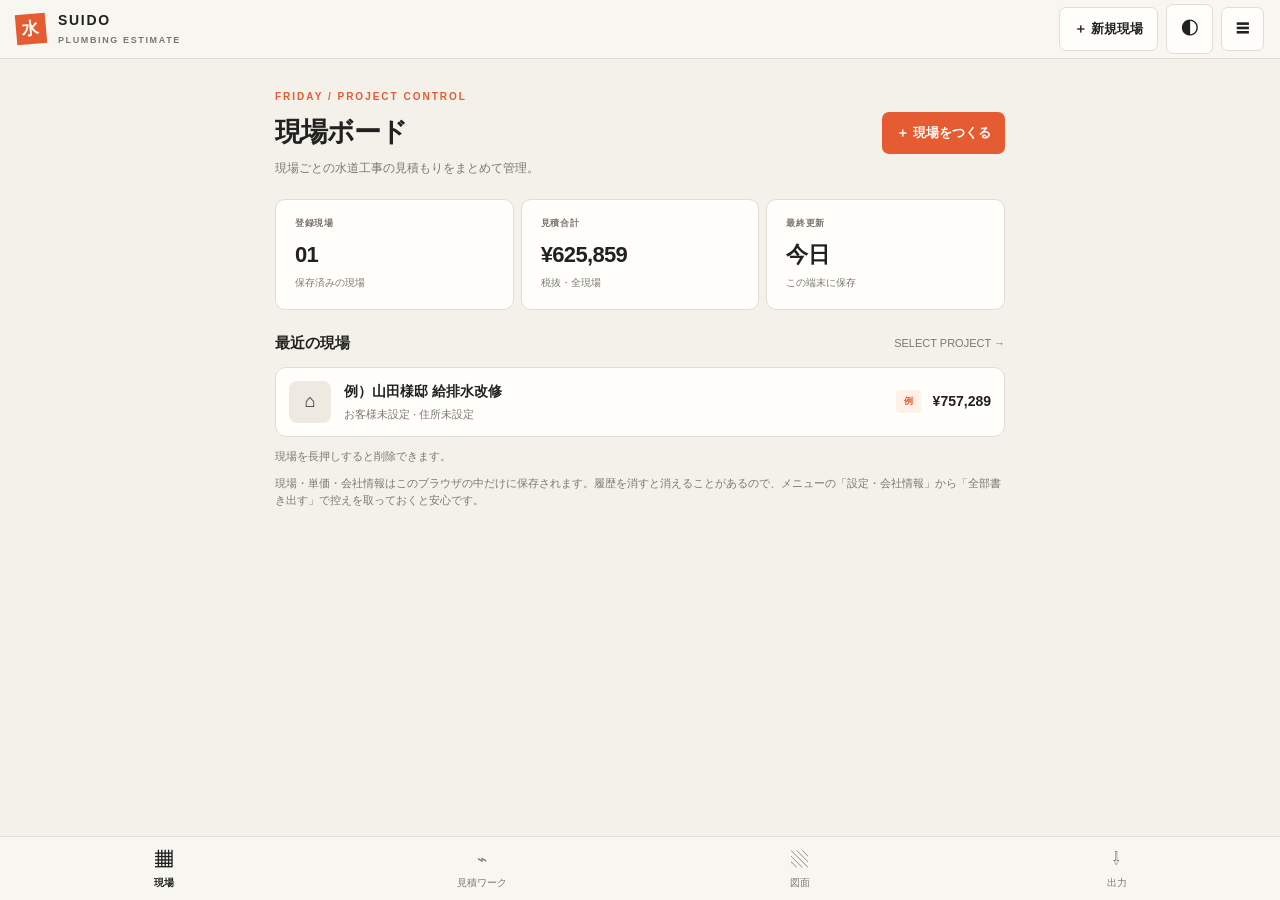
<file: suido/index.html>
<!doctype html><html lang="ja"><head><meta charset="utf-8"><meta name="viewport" content="width=device-width,initial-scale=1,maximum-scale=1,viewport-fit=cover">
<style>:root{color-scheme:light;padding-top:env(safe-area-inset-top,0px);padding-bottom:env(safe-area-inset-bottom,0px)}body{margin:0;font:14px system-ui,sans-serif;-webkit-text-size-adjust:100%}img{max-width:100%}[hidden]{display:none!important}</style>
</head><body>
<title>水道概算</title>
<link rel="manifest" href="manifest.json"><link rel="apple-touch-icon" href="icon-192.png"><meta name="theme-color" content="#f8f6f1"><meta name="apple-mobile-web-app-capable" content="yes"><meta name="apple-mobile-web-app-title" content="水道概算">
<meta name="claude:viewport-fit-sides" content="cover">
<style>
/* Layout: one phone-width column — rooms you measure on site, then the take-off by trade, then the total like the foot of an estimate sheet */
:root{
  --bg:#f2f1ee; --card:#ffffff; --fg:#22211f; --muted:#6d6a63; --line:#dedbd4;
  --ink:#1f4f66; --ink-soft:#e2edf2; --shu:#b7322c; --shu-soft:#f7e3e1;
  --f-display:"Dela Gothic One","Hiragino Sans","Noto Sans JP",sans-serif;
  --f-body:"Zen Kaku Gothic New","Hiragino Sans","Noto Sans JP",system-ui,sans-serif;
  --f-mono:"IBM Plex Mono",ui-monospace,"SF Mono",Menlo,monospace;
}
@media (prefers-color-scheme:dark){:root:not([data-theme="light"]){
  --bg:#141619; --card:#1d2024; --fg:#ebe9e4; --muted:#9c9890; --line:#30343a;
  --ink:#7fc0dd; --ink-soft:#1c3340; --shu:#f07a6f; --shu-soft:#3a1f1d; color-scheme:dark}}
:root[data-theme="dark"]{
  --bg:#141619; --card:#1d2024; --fg:#ebe9e4; --muted:#9c9890; --line:#30343a;
  --ink:#7fc0dd; --ink-soft:#1c3340; --shu:#f07a6f; --shu-soft:#3a1f1d; color-scheme:dark}
*{box-sizing:border-box}
body{background:var(--bg);color:var(--fg);font-family:var(--f-body);font-size:15px;line-height:1.6}
.wrap{max-width:600px;margin:0 auto;padding-block:20px 56px;padding-left:max(16px,env(safe-area-inset-left,0px));padding-right:max(16px,env(safe-area-inset-right,0px));display:flex;flex-direction:column;gap:20px}
h1{font-family:var(--f-display);font-size:24px;margin:0;letter-spacing:.02em}
.lead{margin:2px 0 0;color:var(--muted);font-size:13px}
h2{font-size:15px;margin:0 0 8px;font-weight:700;display:flex;align-items:center;justify-content:space-between;gap:8px}
.num{font-family:var(--f-mono);font-variant-numeric:tabular-nums}
button{font:inherit;color:inherit;cursor:pointer}
button:focus-visible,input:focus-visible,select:focus-visible{outline:2px solid var(--ink);outline-offset:2px}
input,select{font:inherit;font-size:16px;color:var(--fg);background:var(--bg);border:1px solid var(--line);border-radius:9px;padding:8px 9px;width:100%;min-width:0}
input[type=number]{font-family:var(--f-mono);text-align:right}

.total-card{background:var(--card);border:1px solid var(--line);border-radius:14px;padding:16px 18px;display:flex;flex-direction:column;gap:4px}
.total-card .label{font-size:12px;color:var(--muted);letter-spacing:.08em}
.big{font-family:var(--f-display);font-size:38px;line-height:1.1;color:var(--shu)}
.big small{font-size:16px;margin-left:4px}
.total-card .meta{font-size:12px;color:var(--muted)}

.room{background:var(--card);border:1px solid var(--line);border-radius:14px;padding:14px;display:flex;flex-direction:column;gap:10px}
.room-top{display:flex;gap:8px;align-items:center}
.room-top input{font-weight:700;font-family:var(--f-body);text-align:left}
.rm{border:1px solid var(--line);background:transparent;border-radius:9px;padding:8px 10px;color:var(--muted);font-size:13px;white-space:nowrap}
.rm.armed{background:var(--shu-soft);color:var(--shu);border-color:var(--shu)}
.dims{display:grid;grid-template-columns:repeat(3,1fr);gap:8px}
.dims2{display:grid;grid-template-columns:repeat(3,1fr);gap:8px}
.f{display:flex;flex-direction:column;gap:3px;min-width:0}
.f label{font-size:11px;color:var(--muted)}
.room-calc{display:flex;flex-wrap:wrap;gap:6px 14px;font-size:12px;color:var(--muted);border-top:1px dashed var(--line);padding-top:8px}
.room-calc b{color:var(--fg);font-family:var(--f-mono);font-weight:600}
.example{font-size:10px;background:var(--ink-soft);color:var(--ink);border-radius:4px;padding:1px 6px;font-weight:500}
.keep{display:flex;flex-direction:column;gap:6px;background:var(--bg);border-radius:10px;padding:10px}
.keep-title{font-size:12px;font-weight:700;color:var(--ink)}
.keep-row{display:grid;grid-template-columns:1fr 1fr;gap:8px}
.kin{display:flex;gap:6px}
.kin input{background:var(--card)}
.all{border:1px solid var(--line);background:var(--card);border-radius:9px;padding:0 10px;font-size:12px;color:var(--ink);white-space:nowrap}
.add{border:1px dashed var(--ink);background:transparent;color:var(--ink);border-radius:12px;padding:12px;font-weight:700}

.sheet{background:var(--card);border:1px solid var(--line);border-radius:14px;overflow:hidden}
.grp{padding:8px 14px;background:var(--ink-soft);color:var(--ink);font-size:12px;font-weight:700;letter-spacing:.06em}
.line{display:grid;grid-template-columns:22px 1fr auto;gap:4px 10px;padding:10px 14px;border-top:1px solid var(--line);align-items:center}
.line.off{opacity:.45}
.line input[type=checkbox]{width:18px;height:18px;padding:0;accent-color:var(--ink)}
.line .nm{font-weight:500;min-width:0}
.line .nm small{display:block;color:var(--muted);font-size:11px;font-family:var(--f-mono)}
.line .amt{font-family:var(--f-mono);font-weight:600;text-align:right}
.line .price{grid-column:2/4;display:flex;align-items:center;gap:6px;font-size:12px;color:var(--muted)}
.line .price input{width:90px;padding:5px 7px;font-size:14px}
.lump{display:grid;grid-template-columns:1fr auto 28px;gap:8px;padding:8px 14px;border-top:1px solid var(--line);align-items:center}
.lump .ln{font-family:var(--f-body);text-align:left;padding:6px 8px;font-size:14px}
.lamt{display:flex;align-items:center;gap:4px;font-size:12px;color:var(--muted)}
.lamt input{width:100px;padding:6px 7px;font-size:14px}
.lx{width:28px;height:28px;border:0;background:transparent;color:var(--muted);font-size:16px;border-radius:8px}
.ladd{display:block;width:100%;border:0;border-top:1px solid var(--line);background:transparent;color:var(--ink);padding:10px;font-weight:700;font-size:14px}
.line .price{flex-wrap:wrap}
.line .price .qty{width:70px}
.foot{padding:12px 14px;border-top:2px solid var(--fg);display:flex;flex-direction:column;gap:6px}
.fr{display:flex;justify-content:space-between;align-items:center;gap:8px;font-size:14px}
.fr .num{font-weight:600}
.fr input{width:64px;padding:4px 6px;font-size:14px}
.fr.grand{font-size:17px;font-weight:700;color:var(--shu)}
.note{font-size:12px;color:var(--muted)}
.settings{background:var(--card);border:1px solid var(--line);border-radius:14px;padding:14px;display:grid;grid-template-columns:1fr 1fr;gap:10px}
.settings .note{grid-column:1/-1}
details summary{cursor:pointer;font-weight:700;font-size:15px;margin-bottom:8px}
.reset{border:1px solid var(--line);background:transparent;border-radius:9px;padding:8px 12px;font-size:13px;color:var(--muted)}
.ck{width:24px;height:24px;padding:0;border:2px solid var(--ink);border-radius:6px;background:var(--card);display:grid;place-items:center;touch-action:manipulation}
.ck[aria-checked="true"]{background:var(--ink)}
.ck[aria-checked="true"]::after{content:"";width:6px;height:11px;border:solid var(--card);border-width:0 2.5px 2.5px 0;transform:translateY(-1px) rotate(45deg)}
.line{grid-template-columns:24px 1fr auto}
.line .nm{cursor:pointer}
.both{display:flex;align-items:center;gap:10px;font-size:13px}
.both span{cursor:pointer}
.both .ml{cursor:pointer}
.netrow{display:flex;flex-wrap:wrap;align-items:center;gap:6px}
.netlabel{font-size:12px;color:var(--muted);margin-right:2px}
.netbtn{font-size:12px;text-decoration:none;color:var(--ink);border:1px solid var(--ink);border-radius:999px;padding:3px 10px}
.netadd{font-size:12px;border:1px dashed var(--line);background:transparent;border-radius:999px;padding:3px 10px;color:var(--fg)}
.sbox{position:relative}
.sbox input{padding-right:40px}
.sclear{position:absolute;right:6px;top:50%;transform:translateY(-50%);width:28px;height:28px;border:0;border-radius:50%;background:var(--line);color:var(--fg);font-size:16px;line-height:1;padding:0;display:grid;place-items:center}
.pcat.fold{display:flex;align-items:center;gap:10px;width:100%;border:0;border-bottom:1px solid var(--line);text-align:left;font-size:14px;letter-spacing:.02em;padding:12px max(16px,env(safe-area-inset-left,0px));cursor:pointer}
.pcat.fold .pm{flex:none;width:22px;height:22px;border-radius:6px;background:var(--card);color:var(--ink);display:grid;place-items:center;font-size:15px;font-weight:700}
.pcat.fold .fn{flex:1}
.pcat.fold .fc{font-size:11px;font-weight:500;color:var(--muted)}
.pcat.fold .fc b{color:var(--shu);font-weight:700}
.matsHead{display:flex;align-items:center;gap:10px;width:100%;text-align:left;background:var(--ink-soft);color:var(--ink);border:0;border-radius:10px;padding:10px 12px;font-weight:700;font-size:14px}
.matsHead .pm{flex:none;width:22px;height:22px;border-radius:6px;background:var(--card);display:grid;place-items:center;font-size:15px}
.matsHead .fn{flex:1}
.matsHead .fc{font-size:11px;font-weight:500;color:var(--muted)}
.errbar{position:fixed;left:0;right:0;top:0;z-index:80;display:flex;gap:10px;align-items:flex-start;background:var(--shu);color:#fff;
  padding:calc(10px + env(safe-area-inset-top,0px)) max(16px,env(safe-area-inset-right,0px)) 12px max(16px,env(safe-area-inset-left,0px));box-shadow:0 4px 16px rgba(0,0,0,.25)}
.errbar[hidden]{display:none!important}
.errtxt{flex:1;display:flex;flex-direction:column;gap:2px;font-size:13px;min-width:0}
.errtxt b{font-size:15px}
.errtxt small{opacity:.85;font-family:var(--f-mono);font-size:11px;word-break:break-all}
#errClose{flex:none;border:1px solid rgba(255,255,255,.7);background:transparent;color:#fff;border-radius:8px;padding:6px 10px;font-size:13px}
.topbar{display:flex;align-items:flex-start;gap:12px}
.menu-btn{flex:none;width:44px;height:44px;border-radius:12px;border:1px solid var(--line);background:var(--card);display:grid;place-items:center;padding:0}
.menu-btn span{display:block;width:18px;height:2px;background:var(--fg);border-radius:2px;box-shadow:0 6px 0 var(--fg),0 -6px 0 var(--fg)}
.warn{display:flex;align-items:center;justify-content:space-between;gap:10px;background:var(--shu-soft);color:var(--shu);border-radius:10px;padding:8px 12px;font-size:13px;font-weight:500}
.warn button{border:1px solid var(--shu);background:transparent;color:var(--shu);border-radius:8px;padding:4px 10px;font-size:12px;white-space:nowrap}
.mats{display:grid;grid-template-columns:1fr 1fr;gap:8px}
.mats .f.wide{grid-column:1/-1}
.pick{display:flex;align-items:center;justify-content:space-between;gap:6px;text-align:left;width:100%;min-width:0;background:var(--bg);border:1px solid var(--line);border-radius:9px;padding:7px 9px;font-size:14px}
.pick .pn{min-width:0;overflow:hidden;text-overflow:ellipsis;white-space:nowrap}
.pick .pn small{color:var(--muted);margin-left:4px;font-size:11px}
.pick .chev{color:var(--muted);flex:none}
.pick.none .pn{color:var(--muted)}
.line .amt.unset{color:var(--shu);font-family:var(--f-body);font-size:12px;font-weight:500}
.xline{display:grid;grid-template-columns:1fr auto 28px;gap:4px 10px;padding:10px 14px;border-top:1px solid var(--line);align-items:center}
.xline .nm{min-width:0;font-weight:500}
.xline .nm small{display:block;color:var(--muted);font-size:11px}
.xline .ctl{grid-column:1/3;display:flex;align-items:center;gap:6px;font-size:12px;color:var(--muted);flex-wrap:wrap}
.xline .ctl input{width:80px;padding:5px 7px;font-size:14px}
.xline .amt{font-family:var(--f-mono);font-weight:600;text-align:right}
.xline .amt.unset{color:var(--shu);font-family:var(--f-body);font-size:12px;font-weight:500}

.jobs{display:flex;gap:6px;overflow-x:auto;padding-bottom:4px;scrollbar-width:none}
.jobs::-webkit-scrollbar{display:none}
.job{flex:none;max-width:12em;overflow:hidden;text-overflow:ellipsis;white-space:nowrap;border:1px solid var(--line);background:var(--card);border-radius:10px;padding:7px 12px;font-size:13px}
.job[aria-pressed="true"]{background:var(--ink);border-color:var(--ink);color:var(--card);font-weight:700}
.job.new{border-style:dashed;color:var(--ink)}
.jobhead{display:flex;flex-direction:column;gap:8px}
.jobhead #jobName{font-family:var(--f-body);text-align:left;font-size:18px;font-weight:700;background:var(--card)}
.jobact{display:flex;gap:8px;flex-wrap:wrap}
.act.paper{flex:none;width:auto;padding:9px 8px;font-size:13px}
.totbar{position:fixed;left:0;right:0;bottom:0;z-index:40;background:var(--card);border-top:1px solid var(--line);box-shadow:0 -2px 10px rgba(0,0,0,.06);padding:8px max(14px,env(safe-area-inset-right,0px)) calc(8px + env(safe-area-inset-bottom,0px)) max(14px,env(safe-area-inset-left,0px))}
.tb-in{max-width:720px;margin:0 auto;display:flex;align-items:center;justify-content:space-between;gap:10px}
.tb-l{display:flex;flex-direction:column;min-width:0}
.tb-label{font-size:11px;color:var(--muted);letter-spacing:.06em}
.tb-meta{font-size:clamp(10px,2.8vw,12px);color:var(--muted);white-space:nowrap;overflow:hidden;text-overflow:ellipsis}
.tb-big{font-size:clamp(22px,6.5vw,28px);font-weight:700;font-variant-numeric:tabular-nums;white-space:nowrap;color:var(--shu,#c0392b)}
.tb-big small{font-size:13px;margin-left:2px}
.wrap{padding-bottom:calc(84px + env(safe-area-inset-bottom,0px))!important}
.impcard{border:1px solid var(--line);border-radius:12px;background:var(--card);padding:clamp(8px,2.5vw,12px);display:flex;flex-direction:column;gap:6px}
.improw{display:flex;gap:8px;align-items:center}
.redhint{color:#c62828;font-weight:700;font-size:clamp(11px,3.1vw,13px);margin:0;line-height:1.4}
@media (prefers-color-scheme: dark){.redhint{color:#ff6b6b}}
.qbtn{flex:none;width:32px;height:32px;border-radius:50%;border:2px solid currentColor;background:transparent;color:inherit;font-weight:700;font-size:15px;padding:0;line-height:1}
.impguide{border:1px solid var(--line);border-radius:8px;padding:4px 8px;font-size:clamp(11px,3.2vw,13px)}
.impguide table{border-collapse:collapse;width:100%}
.impguide td{padding:5px 4px;border-bottom:1px solid var(--line);vertical-align:top;text-align:left}
.impguide .gr{font-size:16px;font-weight:700;width:1.5em;text-align:center}
.filebtn{position:relative;flex:1;min-width:0;display:flex;align-items:center;justify-content:center;border-radius:10px;padding:9px 10px;font-weight:700;font-size:clamp(13px,3.6vw,15px);background:var(--ink);color:var(--card);cursor:pointer;white-space:nowrap}
.filebtn input{position:absolute;inset:0;opacity:0;cursor:pointer}
.impunit{display:flex;gap:6px;align-items:center;flex-wrap:wrap;font-size:12px}
.impunit select{width:auto;min-width:5em;padding:4px 8px;font-size:13px;flex:none}
.impunit label{font-size:12px;color:inherit}
.imprm{border:1px solid var(--line);border-radius:10px;padding:6px 8px;margin-top:6px;display:flex;flex-direction:column;gap:4px}
.imprm.off{opacity:.5}
.imptop{display:flex;gap:6px;align-items:center}
.imptop input{flex:1;min-width:0;font-weight:700;font-size:15px;text-align:left}
.impgrid{display:grid;grid-template-columns:repeat(auto-fit,minmax(min(30%,96px),1fr));gap:4px}
.impgrid label{font-size:10px}
.impgrid input{font-size:14px;padding:6px;min-width:0;width:100%}
.impreplace{display:flex;gap:6px;align-items:center;margin:6px 0;font-size:12px}
.rgtools{display:flex;flex-wrap:wrap;gap:6px 12px;align-items:center;font-size:12px;margin-top:4px}
.rgtools select,.rgtools input{width:auto;min-width:0;padding:4px 6px;font-size:13px}
.rgtools input[type=number]{width:4.5em}
.rgzoom{margin-left:auto;display:flex;gap:4px}.rgzoom button{width:36px;height:32px;border:1px solid var(--line);border-radius:8px;background:var(--card);font-size:16px}
.rgview{max-height:60vh;overflow:auto;border:1px solid var(--line);border-radius:8px;background:#fff;margin-top:6px;-webkit-overflow-scrolling:touch}
.rgview svg{display:block;height:auto}
.rgview line{stroke:#555;stroke-width:1;vector-effect:non-scaling-stroke}
.rgview .rgoff line{stroke:#bbb;stroke-dasharray:2 2}
.rgview .rgfill rect{fill:rgba(216,90,40,.42);stroke:none}
.rgview svg{cursor:pointer}
.rgview text{fill:#1f6fb2;font-weight:700;text-anchor:middle;dominant-baseline:middle;cursor:pointer;paint-order:stroke;stroke:#fff;stroke-width:3px;vector-effect:non-scaling-stroke}
.rgview text.on{fill:#b23b0e}
.rgsum{display:flex;justify-content:space-between;flex-wrap:wrap;gap:6px;font-size:13px;margin-top:6px}
.rgno{flex:none;min-width:1.8em;height:1.8em;border-radius:50%;background:#b23b0e;color:#fff;font-weight:700;font-size:12px;display:flex;align-items:center;justify-content:center}
.rggroups{margin-top:8px;font-size:12px}.rggroups summary{font-weight:700;padding:6px 0;cursor:pointer}
.rgg{display:flex;gap:6px;align-items:center;padding:4px 0;border-bottom:1px solid var(--line)}
.rgg .gn{flex:1;min-width:0;overflow:hidden;text-overflow:ellipsis;white-space:nowrap}.rgg .gl{font-variant-numeric:tabular-nums;white-space:nowrap}
.swp{display:inline-block;margin-left:6px;font-size:10px;font-weight:700;padding:0 5px;border-radius:4px;border:1px solid currentColor;opacity:.8}
.line .chg{color:var(--muted);font-weight:400}
.docbox{border:1px solid var(--line);border-radius:12px;background:var(--card);padding:4px 12px}
.docbox summary{font-size:13px;font-weight:700;padding:8px 0;cursor:pointer}
.docgrid{display:grid;grid-template-columns:1fr 1fr;gap:8px;padding-bottom:10px}
.docgrid .wide{grid-column:1/-1}
.docgrid input,.docgrid select,.docgrid textarea,.cogrid input,.cogrid textarea{font-family:var(--f-body);text-align:left;font-size:15px;width:100%;border:1px solid var(--line);border-radius:8px;padding:8px 10px;background:var(--bg,#fff);color:inherit}
.docgrid textarea,.cogrid textarea{min-height:64px;resize:vertical}
.cogrid{display:grid;grid-template-columns:1fr 1fr;gap:8px}
.cogrid .wide{grid-column:1/-1}
.act{border:1px solid var(--line);background:var(--card);border-radius:10px;padding:9px 12px;font-size:13px}
.act.strong{flex:1;background:var(--ink);border-color:var(--ink);color:var(--card);font-weight:700}
.act.armed{background:var(--shu-soft);color:var(--shu);border-color:var(--shu)}
.act:disabled{opacity:.6}
.overlay{position:fixed;inset:0;z-index:50;background:rgba(10,12,14,.45);display:flex}
.panel{background:var(--card);color:var(--fg);display:flex;flex-direction:column;width:100%;max-width:520px;height:100%;padding-top:env(safe-area-inset-top,0px);padding-bottom:env(safe-area-inset-bottom,0px)}
[hidden]{display:none!important}
.overlay[hidden]{display:none!important}
.overlay.sheet-mode{align-items:flex-end;justify-content:center}
.overlay.sheet-mode .panel{height:82%;border-radius:16px 16px 0 0;padding-top:0}
.ph{display:flex;align-items:center;gap:10px;padding:14px max(16px,env(safe-area-inset-left,0px)) 10px;border-bottom:1px solid var(--line)}
.ph h3{margin:0;font-size:16px;flex:1}
.close{border:1px solid var(--line);background:var(--bg);border-radius:10px;padding:6px 12px;font-size:14px}
.psearch{padding:10px max(16px,env(safe-area-inset-left,0px));display:flex;flex-direction:column;gap:8px;border-bottom:1px solid var(--line)}
.psearch input{font-family:var(--f-body);text-align:left}
.chiprow{display:flex;gap:6px;overflow-x:auto;padding-bottom:2px}
.chip{flex:none;border:1px solid var(--line);background:var(--bg);border-radius:999px;padding:4px 11px;font-size:12px}
.chip[aria-pressed="true"]{background:var(--ink);border-color:var(--ink);color:var(--card)}
.plist{flex:1;overflow-y:auto;-webkit-overflow-scrolling:touch}
.pcat{position:sticky;top:0;background:var(--ink-soft);color:var(--ink);font-size:11px;font-weight:700;letter-spacing:.06em;padding:6px max(16px,env(safe-area-inset-left,0px))}
.popt{display:flex;flex-direction:column;align-items:flex-start;gap:1px;width:100%;text-align:left;border:0;border-bottom:1px solid var(--line);background:transparent;padding:11px max(16px,env(safe-area-inset-left,0px))}
.popt small{color:var(--muted);font-size:12px}
.popt.cur{background:var(--ink-soft)}
.mrow{display:grid;grid-template-columns:1fr auto;gap:2px 10px;align-items:center;padding:10px max(16px,env(safe-area-inset-left,0px));border-bottom:1px solid var(--line)}
.mrow .nm{min-width:0;font-size:14px;font-weight:500}
.mrow .nm small{display:block;color:var(--muted);font-size:11px;font-weight:400}
.mrow .pin{display:flex;align-items:center;gap:4px;font-size:11px;color:var(--muted)}
.mrow .pin input{width:96px;padding:6px 7px;font-size:15px}
.mrow .del{grid-column:1/-1;justify-self:start;border:0;background:transparent;color:var(--shu);font-size:12px;padding:0}
.mrow.unset .pin input{border-color:var(--shu)}
.tag{display:inline-block;margin-left:6px;font-size:10px;background:var(--ink-soft);color:var(--ink);border-radius:4px;padding:0 5px}
.tag.est{background:var(--shu-soft);color:var(--shu)}
.msec{padding:14px max(16px,env(safe-area-inset-left,0px));display:flex;flex-direction:column;gap:10px;border-bottom:1px solid var(--line)}
.msec h4{margin:0;font-size:14px}
.g2{display:grid;grid-template-columns:1fr 1fr;gap:8px}
.primary{background:var(--ink);color:var(--card);border:0;border-radius:10px;padding:10px;font-weight:700}
.empty-list{padding:24px 16px;color:var(--muted);font-size:13px;text-align:center}
</style>
<style>
/* 水道概算の追加分 */
.seg{display:flex;border:1px solid var(--line);border-radius:9px;overflow:hidden}
.seg button{flex:1;border:0;background:var(--bg);padding:7px 4px;font-size:13px;white-space:nowrap}
.seg button[aria-pressed="true"]{background:var(--ink);color:var(--card);font-weight:700}
.sysbadge{flex:none;font-size:12px;font-weight:700;border-radius:6px;padding:3px 8px;color:#fff}
.sys-w{background:#2f7fc1}.sys-h{background:#d0573e}.sys-d{background:#6b6f76}.sys-v{background:#8a7a5c}.sys-r{background:#3c9a8c}
.run{border-left:5px solid var(--line)}
.run.s-w{border-left-color:#2f7fc1}.run.s-h{border-left-color:#d0573e}.run.s-d{border-left-color:#6b6f76}.run.s-v{border-left-color:#8a7a5c}.run.s-r{border-left-color:#3c9a8c}
.g3{display:grid;grid-template-columns:repeat(3,1fr);gap:8px}
.chk{display:flex;flex-wrap:wrap;gap:8px 16px}
.quick{display:flex;flex-wrap:wrap;gap:6px}
.quick button{border:1px solid var(--ink);color:var(--ink);background:transparent;border-radius:999px;padding:5px 12px;font-size:13px}
.line .price .auto{font-size:11px;color:var(--ink);border:0;background:transparent;padding:0 2px;text-decoration:underline}
.line .nm .rn{display:block;color:var(--muted);font-size:11px;font-family:var(--f-body)}
.intro{background:var(--ink-soft);color:var(--ink);border-radius:12px;padding:10px 12px;font-size:13px;display:flex;gap:10px;align-items:flex-start;justify-content:space-between}
.intro button{flex:none;border:1px solid var(--ink);background:transparent;color:var(--ink);border-radius:8px;padding:4px 10px;font-size:12px}
.jf{display:grid;grid-template-columns:1fr 1fr 1fr;gap:6px}
.jf .f label{font-size:10px}
.cadd{display:grid;grid-template-columns:1fr 1fr;gap:8px}
.cadd .wide{grid-column:1/-1}

/* ===== KAKUと同じ見た目（水道版） ===== */
:root,:root:not([data-theme="light"]),:root[data-theme="dark"]{
  --bg:#f4f1eb;--card:#fffefa;--fg:#20221f;--muted:#77796f;--line:#dfddd5;
  --ink:#20221f;--ink-soft:#efebe3;--shu:#e65c32;--shu-soft:#fff0e9;--green:#496b58;
  --f-display:-apple-system,BlinkMacSystemFont,"Hiragino Kaku Gothic ProN","Hiragino Sans",Meiryo,sans-serif;
  --f-body:-apple-system,BlinkMacSystemFont,"Hiragino Kaku Gothic ProN","Hiragino Sans",Meiryo,sans-serif;
  --f-mono:-apple-system,BlinkMacSystemFont,"Hiragino Kaku Gothic ProN",sans-serif;color-scheme:light}
body{background:var(--bg);color:var(--fg);font-size:14px;line-height:1.5}
.top{height:58px;padding:0 16px;padding-top:env(safe-area-inset-top,0px);box-sizing:content-box;display:flex;align-items:center;justify-content:space-between;border-bottom:1px solid var(--line);background:#f8f6f1;position:sticky;top:0;z-index:30}
.brand{display:flex;align-items:center;gap:12px;font-weight:850;letter-spacing:.12em}
.mark{width:30px;height:30px;background:var(--shu);color:#fff;display:grid;place-items:center;font-size:17px;font-weight:900;transform:rotate(-5deg)}
.brand small{display:block;color:var(--muted);font-size:9px;letter-spacing:.18em;font-weight:600;margin-top:3px}
.topright{display:flex;align-items:center;gap:8px}
.btn{border:0;border-radius:7px;padding:11px 14px;background:var(--ink);color:#fff;font-weight:750;font-size:13px;white-space:nowrap}
.btn.orange{background:var(--shu)}.btn.light{background:var(--card);color:var(--ink);border:1px solid var(--line)}.btn.ghost{background:transparent;color:var(--muted);padding:8px}
.app{max-width:760px;margin:0 auto;padding:22px max(15px,env(safe-area-inset-left,0px)) calc(150px + env(safe-area-inset-bottom,0px)) max(15px,env(safe-area-inset-right,0px))}
.eyebrow{font-size:10px;letter-spacing:.2em;color:var(--shu);font-weight:850}
.headline{display:flex;justify-content:space-between;align-items:flex-start;gap:14px;margin:8px 0 22px}
.headline h1,.workhead h1{font-family:var(--f-body);font-size:27px;letter-spacing:-.04em;margin:0;font-weight:850}
.workhead h1{font-size:24px;margin:4px 0 2px;word-break:break-all}
.sub{color:var(--muted);font-size:12px;margin-top:6px}
.stats{display:grid;grid-template-columns:repeat(3,1fr);gap:7px;margin-bottom:22px}
.stat{background:var(--card);border:1px solid var(--line);border-radius:10px;padding:12px}
.stat label{display:block;color:var(--muted);font-size:9px;font-weight:700;letter-spacing:.08em}
.stat strong{display:block;font-size:18px;margin-top:8px;letter-spacing:-.03em;word-break:break-all}
.stat small{color:var(--muted);font-size:10px}
.sectionhead{display:flex;justify-content:space-between;align-items:center;gap:8px;margin:0 0 12px}
.sectionhead h2{font-size:15px;margin:0;font-weight:850;display:block}
.sectionhead h2 .note{font-weight:500;margin-left:4px}
.dash .sectionhead{margin-top:6px}
.project{background:var(--card);border:1px solid var(--line);border-radius:11px;padding:13px;display:flex;align-items:center;justify-content:space-between;gap:12px;margin-bottom:9px;cursor:pointer;-webkit-touch-callout:none;-webkit-user-select:none;user-select:none;transition:transform .15s,box-shadow .15s}
.project.pressing{transform:scale(.97);box-shadow:0 0 0 2px var(--shu) inset}
.project-left{display:flex;align-items:center;gap:13px;min-width:0}
.project-icon{flex:none;width:42px;height:42px;border-radius:8px;background:#eeeae1;display:grid;place-items:center;font-size:18px}
.project h3{font-size:14px;margin:0 0 4px;overflow:hidden;text-overflow:ellipsis;white-space:nowrap}
.project p{margin:0;color:var(--muted);font-size:11px}
.pright{display:flex;align-items:center;gap:12px;flex:none}
.ptag{font-size:9px;background:#edf1e9;color:var(--green);padding:5px 8px;border-radius:4px;font-weight:800}
.ptag.ex{background:var(--shu-soft);color:var(--shu)}
.money{font-weight:850;font-size:14px;white-space:nowrap}
.mini{font-size:11px;color:var(--muted)}
.workspace{display:none}.workspace.show{display:block}.dash.hide{display:none}
.back{border:0;background:none;padding:0;color:var(--muted);font-size:12px;font-weight:700;margin-bottom:14px}
.workhead{margin-bottom:12px}
.tabs{display:flex;gap:2px;border-bottom:1px solid var(--line);margin:12px 0 16px;overflow-x:auto;scrollbar-width:none;position:sticky;top:calc(58px + env(safe-area-inset-top,0px));background:var(--bg);z-index:20}
.tabs::-webkit-scrollbar{display:none}
.tab{border:0;background:none;padding:12px 13px;color:var(--muted);font-size:13px;font-weight:750;white-space:nowrap;border-bottom:2px solid transparent}
.tab.on{color:var(--shu);border-color:var(--shu)}
.tpanel{display:none}.tpanel.on{display:block}
.card{background:var(--card);border:1px solid var(--line);border-radius:10px;padding:16px;margin-bottom:13px}
.card>.note{margin:8px 0 0}
.stack{display:flex;flex-direction:column;gap:12px}
.room{background:#fff;border-radius:9px;border:1px solid var(--line)}
.add{display:block;width:100%;margin-top:12px;border:1px dashed #c8c4b9;background:#faf9f5;color:var(--ink);border-radius:9px;padding:13px;font-weight:750}
input,select{background:#fff;border-radius:6px}
.seg button[aria-pressed="true"]{background:var(--ink)}
.quick{display:flex;flex-wrap:wrap;gap:6px;margin-bottom:6px}
.quick button{border:1px solid var(--line);color:var(--ink);background:#fff;border-radius:999px;padding:7px 12px;font-size:13px;font-weight:650}
#quickSpecial button{border-color:var(--shu);color:var(--shu);background:var(--shu-soft)}
.grp{background:var(--ink-soft);color:var(--ink)}
.intro{background:var(--shu-soft);color:var(--fg);margin-bottom:10px}
.intro button{border-color:var(--shu);color:var(--shu)}
.warn{margin-bottom:10px}
.jobhead{display:flex;flex-direction:column;gap:10px}
.jobhead #jobName{font-size:17px;font-weight:700}
.act.strong{background:var(--shu);border-color:var(--shu);color:#fff}
.docbox{border:0;padding:0;background:transparent}
.mobilebar{display:flex;position:fixed;bottom:0;left:0;right:0;background:#f8f6f1;border-top:1px solid var(--line);justify-content:space-around;padding:9px 5px calc(9px + env(safe-area-inset-bottom,0px));z-index:35}
.mobilebar button{border:0;background:none;color:var(--muted);font-size:10px;display:grid;gap:3px;justify-items:center;min-width:60px}
.mobilebar button.on{color:var(--ink);font-weight:800}
.mobilebar span{font-size:17px}
.totbar{position:fixed;left:12px;right:12px;bottom:calc(64px + env(safe-area-inset-bottom,0px));z-index:34;background:var(--ink);color:#fff;border-radius:12px;padding:10px 14px;display:flex;align-items:center;justify-content:space-between;gap:10px;box-shadow:0 10px 26px #20221f40;border:0;max-width:736px;margin:0 auto;cursor:pointer}
.totbar[hidden]{display:none!important}
.tb-l{display:flex;align-items:baseline;gap:10px;min-width:0;flex-direction:row}
.tb-label{font-size:11px;color:#b9bbb2;letter-spacing:.04em;white-space:nowrap}
.tb-big{font-size:22px;font-weight:850;color:#fff;letter-spacing:-.02em;white-space:nowrap}
.tb-big small{font-size:12px;margin-left:2px;color:#d4d5ce}
.tb-meta{font-size:11px;color:#d4d5ce;white-space:nowrap;overflow:hidden;text-overflow:ellipsis}
.toast{position:fixed;bottom:calc(130px + env(safe-area-inset-bottom,0px));left:50%;transform:translateX(-50%);background:#20221f;color:#fff;padding:11px 18px;border-radius:30px;font-size:12px;z-index:90;opacity:0;pointer-events:none;transition:.2s;max-width:86vw;text-align:center}
.toast.show{opacity:1}
.overlay#askBox{align-items:center;justify-content:center;z-index:95}
.askin{background:var(--card);border-radius:12px;padding:18px;width:min(340px,88vw);display:flex;flex-direction:column;gap:14px}
.askin p{margin:0;font-size:14px;line-height:1.6;white-space:pre-line}
.askbtn{display:flex;gap:8px;justify-content:flex-end}
.lenrow{display:flex;gap:6px;align-items:flex-end}
.lenrow .f{flex:1}
.measure{flex:none;border:1px solid var(--line);background:#faf9f5;border-radius:6px;padding:8px 10px;font-size:12px;font-weight:700;color:var(--ink);white-space:nowrap}
.layers{display:flex;flex-direction:column;gap:6px}
.layers .lt{font-size:11px;color:var(--muted)}
.lay{display:grid;grid-template-columns:1fr auto;gap:6px;align-items:center}
.laddb{align-self:flex-start;border:0;background:none;color:var(--muted);font-size:12px;font-weight:700;padding:4px 0}
.hchk{display:flex;flex-wrap:wrap;gap:8px 16px}
/* なぞって長さ */
.trbar{display:flex;flex-wrap:wrap;gap:6px;align-items:center;margin:8px 0}
.trview{position:relative;overflow:auto;max-height:62vh;border:1px solid var(--line);border-radius:8px;background:#e9e6de;-webkit-overflow-scrolling:touch;touch-action:pan-x pan-y}
.trview svg{display:block}
.trhint{font-size:13px;font-weight:700;margin:6px 0}
.trlen{font-size:22px;font-weight:850}
.trfile{position:relative;display:inline-flex;align-items:center;justify-content:center;border:1px dashed #c8c4b9;border-radius:10px;padding:28px 14px;background:#faf9f5;text-align:center;width:100%;flex-direction:column;gap:4px}
.trfile input{position:absolute;inset:0;opacity:0}
.trrow{display:grid;grid-template-columns:1fr auto auto;gap:8px;align-items:center;padding:8px 0;border-top:1px solid var(--line);font-size:13px}
.helpsec{border-bottom:1px solid var(--line);padding:4px 0}.helpsec summary{font-weight:700;padding:10px 0;cursor:pointer}.helpsec p{margin:0 0 10px;font-size:13px;line-height:1.7}
@media(min-width:761px){.app{padding-top:30px}.stat{padding:17px 19px}.stat strong{font-size:22px}}
.jobact .act{white-space:nowrap}
.estmark{margin-left:6px;font-size:10px;font-weight:700;color:var(--shu);background:var(--shu-soft);border-radius:4px;padding:1px 5px}
.tb-l{gap:8px}.tb-meta{max-width:42%;font-size:10px}
@media(max-width:400px){.tb-big{font-size:20px}}

/* 合計バー：原価と見積金額の2段、利益%をその場で変える */
.totbar{flex-direction:column;align-items:stretch;gap:4px;padding:9px 12px 8px;cursor:default}
.tb-row{display:flex;align-items:center;justify-content:space-between;gap:8px}
.tb-cost{font-size:12px;color:#d4d5ce;border-bottom:1px solid #ffffff22;padding-bottom:5px;cursor:pointer}
.tb-cv{font-weight:750;color:#fff;font-size:14px}.tb-cv small{font-size:11px;color:#d4d5ce;margin-left:2px}
.tb-main .tb-l{display:flex;flex-direction:column;gap:0;cursor:pointer;min-width:0}
.tb-main .tb-label{font-size:10px}
.mk{display:flex;align-items:center;gap:4px;flex:none;background:#ffffff14;border-radius:9px;padding:3px}
.mkb{width:34px;height:34px;border:0;border-radius:7px;background:#ffffff22;color:#fff;font-size:18px;font-weight:700;padding:0}
.mkl{display:flex;align-items:center;gap:3px;font-size:11px;color:#d4d5ce;font-weight:700}
.mkl input{width:46px;padding:5px 4px;font-size:16px;font-weight:800;text-align:center;border:0;border-radius:6px;background:#fff;color:#20221f}
.tb-meta{max-width:none;font-size:10px;color:#b9bbb2;cursor:pointer}
.app{padding-bottom:calc(200px + env(safe-area-inset-bottom,0px))}
.toast{bottom:calc(180px + env(safe-area-inset-bottom,0px))}
.foot .fr.cost{color:var(--muted);font-size:13px}
/* CAD図面から器具を数える */
.cadview{border:1px solid #e3dfd5;border-radius:10px;background:#fff;overflow:auto;max-height:62vh;margin:6px 0;-webkit-overflow-scrolling:touch}
.cadview svg{display:block;height:auto;max-width:none}
.cadsel{display:flex;gap:8px;align-items:center;margin:8px 0}.cadsel select{flex:1}
.cadtbl{width:100%;border-collapse:collapse;margin-top:6px}.cadtbl td{padding:7px 4px;border-bottom:1px solid #eee9de}.cadtbl td.num{text-align:right;font-weight:700}
.cadsw{display:inline-block;width:10px;height:10px;border-radius:3px;margin-right:6px;vertical-align:-1px}
p.note.warn{color:#a34a17}
.cadtbl select{font-size:14px;padding:6px 4px;max-width:100%}
</style>
<style id="suido-theme">html[data-sk=dark] #errClose{border:1px solid rgba(42,52,70,0.7)!important}html[data-sk=dark] .rgview{background:#151b27!important}html[data-sk=dark] .rgview line{stroke:#556074!important}html[data-sk=dark] .rgview .rgoff line{stroke:#2a3446!important}html[data-sk=dark] .rgview .rgfill rect{fill:rgba(47,127,245,0.42)!important}html[data-sk=dark] .rgview text{stroke:#2a3446!important}html[data-sk=dark] .docgrid input,html[data-sk=dark] .docgrid select,html[data-sk=dark] .docgrid textarea,html[data-sk=dark] .cogrid input,html[data-sk=dark] .cogrid textarea{background:var(--bg,#151b27)!important}html[data-sk=dark] .overlay{background:rgba(7,10,16,0.45)!important}html[data-sk=dark] .sys-h{background:#2f7ff5!important}html[data-sk=dark] .run.s-h{border-left-color:#2f7ff5!important}html[data-sk=dark] .run.s-d{border-left-color:#556074!important}html[data-sk=dark] .run.s-v{border-left-color:#556074!important}html[data-sk=dark] .top{background:#1b2331!important}html[data-sk=dark] .project-icon{background:#1b2331!important}html[data-sk=dark] .ptag{background:#1b2331!important}html[data-sk=dark] .room{background:#151b27!important}html[data-sk=dark] .add{border:1px dashed #2a3446!important;background:#151b27!important}html[data-sk=dark] input,html[data-sk=dark] select{background:#151b27!important}html[data-sk=dark] .quick button{background:#151b27!important}html[data-sk=dark] .mobilebar{background:#1b2331!important}html[data-sk=dark] .toast{background:#070a10!important}html[data-sk=dark] .measure{background:#151b27!important}html[data-sk=dark] .trview{background:#1b2331!important}html[data-sk=dark] .trfile{border:1px dashed #2a3446!important;background:#151b27!important}html[data-sk=dark] .tb-cost{border-bottom:1px solid rgba(42,52,70,0.133)!important}html[data-sk=dark] .mk{background:rgba(21,27,39,0.078)!important}html[data-sk=dark] .mkb{background:rgba(21,27,39,0.133)!important}html[data-sk=dark] .mkl input{background:#151b27!important;color:#e7ecf4!important}html[data-sk=dark] .cadview{border:1px solid #2a3446!important;background:#151b27!important}html[data-sk=dark] .cadtbl td{border-bottom:1px solid #2a3446!important}/* ---- 暗い画面（KAKUの暗い画面と同じ色） ---- */
html:root[data-sk=dark]{--bg:#0d1119;--card:#151b27;--fg:#e7ecf4;--muted:#98a3b3;--line:#2a3446;--ink:#e7ecf4;--ink-soft:#1b2331;--shu:#2f7ff5;--shu-soft:#16233a;--green:#5fbf8f;color-scheme:dark;background:#0d1119}
html[data-sk=dark] body{background:radial-gradient(1200px 600px at 20% -10%,#14203a 0,#0d1119 60%) fixed,#0d1119!important;color:#e7ecf4}
html[data-sk=dark] .top{background:rgba(13,17,25,.86)!important;backdrop-filter:blur(12px);-webkit-backdrop-filter:blur(12px)}
html[data-sk=dark] .mark{background:linear-gradient(135deg,#2f7ff5,#5cc8ff)!important;box-shadow:0 0 18px #2f7ff566}
html[data-sk=dark] .btn.orange{background:linear-gradient(180deg,#3b8bff,#1f6fe8)!important;border-color:#3b8bff!important;color:#fff!important;box-shadow:0 6px 18px #2f7ff540}
html[data-sk=dark] .btn.light,html[data-sk=dark] .btn.ghost{background:#1b2331!important;color:#e7ecf4!important;border-color:#2a3446!important}
html[data-sk=dark] input,html[data-sk=dark] select,html[data-sk=dark] textarea{background:#151b27!important;color:#e7ecf4!important;border-color:#2a3446!important}
html[data-sk=dark] .cadview{background-color:#0a0e15!important;background-image:linear-gradient(#ffffff08 1px,transparent 1px),linear-gradient(90deg,#ffffff08 1px,transparent 1px);background-size:22px 22px;border-color:#2a3446!important}
html[data-sk=dark] .cadview svg>path{stroke:#cfd7e3!important}
html[data-sk=dark] .cadview svg g[data-fx] rect{filter:drop-shadow(0 0 2px currentColor)}
html[data-sk=dark] .cadview svg g[data-fx]{color:#ffc940}
.skbtn{font-size:17px}
/* 明るい画面で「黒い背景に白い文字」だった所：暗い画面では青か濃い紺にする */
html[data-sk=dark] .totbar{background:linear-gradient(180deg,#1a2740,#111a2b)!important;color:#fff!important;border:1px solid #2f4366!important;box-shadow:0 10px 30px #000a!important}
html[data-sk=dark] .chip[aria-pressed="true"],html[data-sk=dark] .seg button[aria-pressed="true"],html[data-sk=dark] .job[aria-pressed="true"],html[data-sk=dark] .ck[aria-checked="true"],html[data-sk=dark] .act.strong,html[data-sk=dark] .primary{background:#2f7ff5!important;color:#fff!important;border-color:#2f7ff5!important}
html[data-sk=dark] .btn,html[data-sk=dark] .filebtn{background:#26324a;color:#fff;border-color:#33425f}
html[data-sk=dark] .menu-btn span{background:#e7ecf4}
/* ---- iPhoneを横にした時：上の帯・合計・下のボタンを小さくして、中身を広く ---- */
@media (max-height:500px) and (orientation:landscape){
  .top{height:42px!important}.topright .btn{padding:5px 10px!important;min-height:0!important}.brand small{display:none}.mark{width:26px;height:26px;font-size:15px}
  .tabs{top:calc(42px + env(safe-area-inset-top,0px))!important;margin:6px 0 10px!important}
  .app{max-width:none!important;padding-top:12px!important;padding-bottom:calc(110px + env(safe-area-inset-bottom,0px))!important}
  .mobilebar{padding:4px max(5px,env(safe-area-inset-right,0px)) calc(3px + env(safe-area-inset-bottom,0px)) max(5px,env(safe-area-inset-left,0px))!important}.mobilebar span{font-size:15px!important}
  .totbar{left:auto!important;right:max(12px,env(safe-area-inset-right,0px))!important;width:min(560px,70vw);margin:0!important;bottom:calc(46px + env(safe-area-inset-bottom,0px))!important;padding:5px 12px!important;gap:0!important}
  .totbar .tb-cost,.totbar .tb-meta{display:none!important}
  .totbar .tb-big{font-size:20px!important}
  .cadview{max-height:calc(100vh - 150px)!important}
}
</style>
<script src="../js/test-storage.js"></script>
<script>
/* 画面の明るさ（自動・暗い・明るい）。iPhoneの設定に合わせるのが最初の設定 */
(function(){const K='suido-theme';const get=()=>{try{return window.kakuStorage.getItem(K)||'auto'}catch(e){return'auto'}};
  const L={auto:'iPhoneの設定に合わせる',dark:'暗い画面',light:'明るい画面'};
  function apply(){const m=get(),dark=m==='dark'||(m==='auto'&&window.matchMedia&&matchMedia('(prefers-color-scheme: dark)').matches);
    document.documentElement.setAttribute('data-sk',dark?'dark':'light');const mt=document.querySelector('meta[name=theme-color]');if(mt)mt.setAttribute('content',dark?'#0d1119':'#f8f6f1');
    const b=document.getElementById('skThemeBtn');if(b){b.textContent=m==='auto'?'◐':m==='dark'?'☾':'☀';b.setAttribute('aria-label','画面の明るさ：'+L[m])}}
  window.skThemeCycle=function(){const o=['auto','dark','light'],m=o[(o.indexOf(get())+1)%3];try{window.kakuStorage.setItem(K,m)}catch(e){}apply();if(typeof toast==='function')toast('画面の明るさ：'+L[m])};
  apply();try{matchMedia('(prefers-color-scheme: dark)').addEventListener('change',apply)}catch(e){}
  const add=()=>{const t=document.querySelector('.top .topright');if(!t||document.getElementById('skThemeBtn'))return;const b=document.createElement('button');b.id='skThemeBtn';b.className='btn light skbtn';b.onclick=window.skThemeCycle;t.insertBefore(b,document.getElementById('menuBtn'));apply()};
  if(document.readyState==='loading')document.addEventListener('DOMContentLoaded',add);else add()})();
</script>


<header class="top">
  <div class="brand"><div class="mark">水</div><div>SUIDO<small>PLUMBING ESTIMATE</small></div></div>
  <div class="topright"><button class="btn light" id="newJobTop">＋ 新規現場</button><button class="btn light" id="menuBtn" aria-label="メニュー（単価・設定・使い方）">☰</button></div>
</header>
<main class="app">
  <!-- 現場ボード -->
  <section class="dash" id="dash">
    <div class="eyebrow" id="dashDay">PROJECT CONTROL</div>
    <div class="headline"><div><h1>現場ボード</h1><div class="sub">現場ごとの水道工事の見積もりをまとめて管理。</div></div><button class="btn orange" id="newJobDash">＋ 現場をつくる</button></div>
    <div class="stats">
      <div class="stat"><label>登録現場</label><strong id="stCount">00</strong><small>保存済みの現場</small></div>
      <div class="stat"><label>見積合計</label><strong id="stSum">¥0</strong><small>税抜・全現場</small></div>
      <div class="stat"><label>最終更新</label><strong>今日</strong><small>この端末に保存</small></div>
    </div>
    <div class="sectionhead"><h2>最近の現場</h2><span class="mini">SELECT PROJECT →</span></div>
    <div id="jobList"></div>
    <p class="mini" id="jobListHint">現場を長押しすると削除できます。</p>
    <p class="mini" id="storeNote"></p>
  </section>

  <!-- 見積ワーク -->
  <section class="workspace" id="ws">
    <button class="back" id="backBtn">← 現場ボード</button>
    <div class="workhead"><div><div class="eyebrow">ESTIMATE WORKSPACE</div><h1 id="wsTitle">現場</h1><div class="sub" id="wsMeta"></div></div></div>
    <div class="intro" id="exNote" hidden><span>最初は使い方が分かるように<b>例</b>が入っています。自分の現場を入れる時は、現場ボードの「＋ 現場をつくる」から始めてください。</span><button id="exClear">例を消す</button></div>
    <div class="warn" id="warn" hidden><span id="warnText"></span><button id="warnBtn">単価を入れる</button></div>
    <div class="tabs" role="tablist">
      <button class="tab on" data-tab="work">見積ワーク</button><button class="tab" data-tab="sheet">見積明細</button><button class="tab" data-tab="draw">図面・写真</button><button class="tab" data-tab="info">出力・宛名</button>
    </div>

    <div class="tpanel on" id="tp-work">
      <section class="card" aria-label="配管">
        <div class="sectionhead"><h2>配管 <span class="note">系統・管の種類・長さ（m）</span></h2></div>
        <div id="runs" class="stack"></div>
        <button class="add" id="addRun">＋ 配管を追加</button>
        <p class="note">継手と支持金具は長さから目安の数を出します。多い・少ないは各配管の「継手の多さ」か、見積明細で数を直してください。</p>
      </section>
      <section class="card" aria-label="器具">
        <div class="sectionhead"><h2>器具の取付・交換 <span class="note">トイレ・水栓・給湯器・桝など</span></h2></div>
        <div id="fixes" class="stack"></div>
        <button class="add" id="addFix">＋ 器具を追加</button>
      </section>
      <section class="card" aria-label="屋外の掘削">
        <div class="sectionhead"><h2>屋外の掘削・埋め戻し <span class="note">引込み・屋外排水など</span></h2></div>
        <div id="digs" class="stack"></div>
        <button class="add" id="addDig">＋ 掘る所を追加</button>
      </section>
      <section class="card" aria-label="床・壁の解体と復旧" id="restCard" hidden>
        <div class="sectionhead"><h2>床・壁の解体と復旧 <span class="note">配管のために開ける所</span></h2></div>
        <div id="rests" class="stack"></div>
        <button class="add" id="addRest">＋ 開ける所を追加</button>
      </section>
      <section class="card" aria-label="室内の土間のカッター・はつり" id="hatsuCard" hidden>
        <div class="sectionhead"><h2>室内の土間のカッター・はつり <span class="note">トイレの排水の付け替えなど</span></h2></div>
        <div id="hatsus" class="stack"></div>
        <button class="add" id="addHatsu">＋ はつる所を追加</button>
      </section>
      <section class="card" aria-label="申請・検査・修理">
        <div class="sectionhead"><h2>追加する工事・申請・修理など</h2></div>
        <div class="quick" id="quickSpecial"></div>
        <div class="quick" id="quick"></div>
        <p class="note">押すと一覧から選べます。選んだ項目は見積明細の「追加した項目」に入ります。</p>
      </section>
    </div>

    <div class="tpanel" id="tp-sheet">
      <section class="card" aria-label="工事ごとの数量と金額">
        <div class="sectionhead"><h2>工事ごとの数量と金額</h2></div>
        <div class="sheet" id="sheet"></div>
        <p class="note" style="margin-top:8px">チェックを外すとその行は計算から外れます。数量は手で直せます（「自動」で元に戻ります）。単価が空の行は金額に入りません。単価はどの現場でも共通です。</p>
      </section>
    </div>

    <div class="tpanel" id="tp-draw">
      <section class="card" id="cadCard"></section>
      <section class="card" id="traceCard"></section>
    </div>

    <div class="tpanel" id="tp-info">
      <section class="card jobhead" aria-label="現場">
        <div class="f"><label for="jobName">現場名</label><input id="jobName" placeholder="例）山田様邸 給排水改修" autocomplete="off"></div>
        <div class="jobact">
          <button id="pdfBtn" class="act strong">見積書PDF</button>
          <select id="paperSel" class="act paper" aria-label="用紙と向き"></select>
          <button id="csvBtn" class="act">CSV</button>
          <button id="dupBtn" class="act">複製</button>
          <button id="delBtn" class="act">消す</button>
        </div>
        <span class="note" id="jobMsg" role="status"></span>
      </section>
      <section class="card"><details class="docbox" id="docBox" open><summary>見積書の情報（宛名・工事名・工期など）</summary><div class="docgrid" id="docGrid"></div></details></section>
    </div>
  </section>
</main>

<nav class="mobilebar" aria-label="切り替え">
  <button data-go="board"><span>▦</span>現場</button><button data-go="work"><span>⌁</span>見積ワーク</button><button data-go="draw"><span>▧</span>図面</button><button data-go="info"><span>⇩</span>出力</button>
</nav>

<div class="totbar" id="totbar" hidden>
  <div class="tb-row tb-cost" data-go-sheet><span class="tb-label">原価（税抜）</span><span class="tb-cv"><span id="costTop">0</span><small>円</small></span></div>
  <div class="tb-row tb-main"><div class="tb-l" data-go-sheet><span class="tb-label">見積金額（税込）</span><span class="tb-big"><span id="grandTop">0</span><small>円</small></span></div>
    <div class="mk" aria-label="原価に乗せる利益"><button type="button" class="mkb" data-mk="-5" aria-label="5%下げる">－</button><label class="mkl">利益<input id="mkIn" type="number" inputmode="numeric" min="0" max="300" step="1">%</label><button type="button" class="mkb" data-mk="5" aria-label="5%上げる">＋</button></div></div>
  <div class="tb-meta" id="metaTop" data-go-sheet></div>
</div>
<div class="toast" id="toast" role="status"></div>
<div class="overlay" id="askBox" hidden><div class="askin" role="dialog" aria-modal="true"><p id="askText"></p><div class="askbtn"><button class="btn light" id="askNo">やめる</button><button class="btn orange" id="askYes">削除する</button></div></div></div>
<div id="jobs" hidden></div><span id="jobCount" hidden></span>

<div class="errbar" id="errbar" role="alert" hidden>
  <div class="errtxt"><b>計算でエラーが出ました</b><span>今表示されている金額は正しくない可能性があります。この画面をくらちゃんに見せてください。</span><small id="errDetail"></small></div>
  <button type="button" id="errClose" aria-label="エラー表示を閉じる">閉じる</button>
</div>

<div class="overlay" id="picker" hidden>
  <div class="panel" role="dialog" aria-modal="true" aria-labelledby="pkTitle">
    <div class="ph"><h3 id="pkTitle">選ぶ</h3><button class="close" id="pkClose">閉じる</button></div>
    <div class="psearch"><div class="sbox"><input id="pkQ" type="text" enterkeyhint="search" placeholder="検索（例：HIVP、20、エルボ）" autocomplete="off"><button type="button" class="sclear" data-for="pkQ" aria-label="検索の文字を全部消す" hidden>×</button></div></div>
    <div class="plist" id="pkList"></div>
  </div>
</div>

<div class="overlay" id="menu" hidden>
  <div class="panel" role="dialog" aria-modal="true" aria-labelledby="mnTitle">
    <div class="ph"><h3 id="mnTitle">メニュー</h3><button class="close" id="mnClose">閉じる</button></div>
    <div class="psearch">
      <div class="sbox"><input id="mnQ" type="text" enterkeyhint="search" placeholder="品目を検索（例：VU100、トイレ）" autocomplete="off"><button type="button" class="sclear" data-for="mnQ" aria-label="検索の文字を全部消す" hidden>×</button></div>
      <div class="netrow" id="mnNet" hidden></div>
      <div class="chiprow" id="mnChips"></div>
    </div>
    <div class="plist" id="mnList"></div>
  </div>
</div>

<script>
const $=id=>document.getElementById(id);
const yen=n=>Math.round(n).toLocaleString("ja-JP");
const r2=n=>(Math.round(n*100)/100).toLocaleString("ja-JP",{maximumFractionDigits:2});
const esc=t=>String(t??"").replace(/[&<>"]/g,c=>({"&":"&amp;","<":"&lt;",">":"&gt;",'"':"&quot;"}[c]));
const uid=()=>Math.random().toString(36).slice(2,9);
const today=()=>{const d=new Date();return d.getFullYear()+"-"+String(d.getMonth()+1).padStart(2,"0")+"-"+String(d.getDate()).padStart(2,"0")};
const num=v=>{const n=parseFloat(v);return isFinite(n)?n:0};

/* ================= 品目 ================= */
const SYS={w:"給水",h:"給湯",d:"排水",v:"通気",r:"雨水"};
const SYS_GRP={w:"給水設備工事",h:"給湯設備工事",d:"排水設備工事",v:"排水設備工事",r:"雨水設備工事"};
const PLACE={in:"屋内（隠ぺい）",ex:"露出",bur:"屋外（地中）"};
const G_OUT="屋外配管・土工",G_FIX="器具取付・交換工事";

/* 継手の種類と、配管1mあたりの目安の数（設定で変えられる） */
const FAM={
  ts:{n:"TS継手",j:[["el","エルボ",0.4],["te","チーズ",0.15],["so","ソケット",0.25]]},
  ht:{n:"HT継手",j:[["el","エルボ",0.4],["te","チーズ",0.15],["so","ソケット",0.25]]},
  flex:{n:"樹脂管用継手",j:[["el","エルボ",0.15],["te","チーズ",0.08],["so","ソケット",0.08]]},
  sgp:{n:"ねじ込み継手（管端コア付）",j:[["el","エルボ",0.4],["te","チーズ",0.15],["so","ソケット",0.25]]},
  sus:{n:"プレス継手",j:[["el","エルボ",0.35],["te","チーズ",0.15],["so","ソケット",0.2]]},
  pe:{n:"PE管用継手",j:[["el","エルボ",0.05],["te","チーズ",0.03],["so","ソケット",0.05]]},
  dv:{n:"DV継手",j:[["el","大曲がりエルボ",0.2],["e45","45°エルボ",0.15],["y","45°Y",0.12],["so","ソケット",0.25]]},
  fdp:{n:"耐火DV継手",j:[["el","大曲がりエルボ",0.2],["e45","45°エルボ",0.15],["y","45°Y",0.12],["so","ソケット",0.25]]},
};
/* [記号, 継手, 名前, 使う系統, 呼び径] */
const PIPE_DEF=[
  ["hivp","ts","HIVP管（耐衝撃性塩ビ管）","w",[13,16,20,25,30,40,50]],
  ["htvp","ht","HTVP管（耐熱性塩ビ管）","h",[13,16,20,25,30,40]],
  ["px","flex","架橋ポリエチレン管","wh",[10,13,16,20]],
  ["pb","flex","ポリブテン管","wh",[10,13,16,20]],
  ["sgp","sgp","硬質塩ビライニング鋼管（SGP-VA）","w",[15,20,25,32,40,50]],
  ["sus","sus","水道用ステンレス鋼管","wh",[13,20,25,30,40,50]],
  ["pe","pe","水道用ポリエチレン管（1種2層）","w",[13,20,25,30,40,50]],
  ["vp","dv","VP管（硬質塩ビ管）","dvr",[30,40,50,65,75,100,125,150]],
  ["vu","dv","VU管（薄肉塩ビ管）","dvr",[40,50,65,75,100,125,150,200]],
  ["fdp","fdp","耐火二層管","dvr",[40,50,65,75,100,125,150]],
];
const HOON_D=[10,13,16,20,25,30,40,50];

const CATS=[["pipe","管"],["fit","継手"],["sup","支持金具・保温材"],["body","器具（本体）"],["part","接続部材"],["lab","手間（工事代）"],["out","屋外・土工"],["app","申請・検査・諸費用"],["rep","修理・点検"],["int","室内の解体・復旧"],["disp","処分"],["etc","その他（自分で追加）"]];
const CAT_NAME=Object.fromEntries(CATS);
const C=(cat,id,name,spec,u,x)=>Object.assign({cat,id,name,spec:spec||"",u},x||{});
const BUILTIN=[];
PIPE_DEF.forEach(([k,fam,name,use,ds])=>ds.forEach(d=>{
  BUILTIN.push(C("pipe","p-"+k+d,name,"呼び径 "+d,"m",{pipe:k,fam,use,d}));
}));
PIPE_DEF.forEach(([k,fam,name,use,ds])=>ds.forEach(d=>FAM[fam].j.forEach(([jk,jn])=>{
  BUILTIN.push(C("fit","j-"+k+d+"-"+jk,jn+"（"+FAM[fam].n+"）",name.replace(/（.*）/,"")+" 呼び径 "+d,"個"));
})));
HOON_D.forEach(d=>BUILTIN.push(C("sup","h-"+d,"保温材（給水・給湯管用）","呼び径 "+d,"m")));
BUILTIN.push(
  C("sup","s-w","配管支持金具（給水・給湯）","吊りバンド・サドルなど","個"),
  C("sup","s-d","配管支持金具（排水・通気・雨水）","吊りバンド・サドルなど","個"),

  C("body","b-wc1","洋式便器（組み合わせ・普及品）","","台"),C("body","b-wc2","タンクレストイレ","","台"),C("body","b-wcs","温水洗浄便座","","台"),
  C("body","b-wb600","洗面化粧台","間口600","台"),C("body","b-wb750","洗面化粧台","間口750","台"),
  C("body","b-kf","キッチン水栓（シングルレバー）","","個"),C("body","b-kfd","キッチン水栓（食洗機分岐付）","","個"),
  C("body","b-bf","浴室水栓（サーモスタット混合）","","個"),C("body","b-lf","洗面水栓（シングルレバー）","","個"),
  C("body","b-sf","単水栓（横水栓）","","個"),C("body","b-dwv","食洗機用分岐水栓","","個"),
  C("body","b-wf","洗濯機用水栓（緊急止水弁付）","","個"),C("body","b-pan","洗濯機防水パン","640","台"),
  C("body","b-gh16","ガス給湯器 オート","16号","台"),C("body","b-gh20","ガス給湯器 オート","20号","台"),C("body","b-gh24","ガス給湯器 オート","24号","台"),
  C("body","b-eco370","エコキュート","370L","台"),C("body","b-eco460","エコキュート","460L","台"),
  C("body","b-hw","手洗器","","台"),C("body","b-ur","小便器","","台"),C("body","b-sk","掃除流し（SK）","","台"),
  C("body","b-ss","散水栓（ボックス付）","","か所"),C("body","b-rs","立水栓（ユニット）","","か所"),
  C("body","b-stop","止水栓","","個"),
  C("body","b-ms","汚水桝（塩ビ小口径）","φ150","個"),C("body","b-mr","雨水桝（塩ビ・泥溜め付）","φ150","個"),
  C("body","b-mb","量水器ボックス（メーターボックス）","13〜20mm用","個"),
  C("body","b-hd4","ヘッダー（給水・給湯）","4口","個"),C("body","b-hd6","ヘッダー（給水・給湯）","6口","個"),

  C("part","pt-wc","便器の接続部材","フランジ・給水管・パッキンなど","式"),
  C("part","pt-wcs","便座の接続部材","分岐金具など","式"),
  C("part","pt-wb","洗面台の接続部材","給水給湯管・排水ホースなど","式"),
  C("part","pt-f","水栓の取付部材","フレキ・パッキン・シールなど","式"),
  C("part","pt-pan","防水パンの排水トラップ","","個"),
  C("part","pt-gh","給湯器の接続部材","配管・保温・リモコン線など","式"),
  C("part","pt-eco","エコキュートの接続部材","配管・保温・脚部カバーなど","式"),
  C("part","pt-ki","キッチンの接続部材","止水栓・排水ホースなど","式"),
  C("part","pt-ub","ユニットバスの接続部材","","式"),

  C("lab","l-pw","給水配管（手間）","","m"),C("lab","l-ph","給湯配管（手間）","","m"),C("lab","l-pd","排水配管（手間）","","m"),
  C("lab","l-pv","通気配管（手間）","","m"),C("lab","l-pr","雨水配管（手間）","","m"),C("lab","l-pbur","屋外埋設配管（手間）","","m"),
  C("lab","l-prm","既設配管の撤去（手間）","","m"),
  C("lab","l-wc-on","トイレ取付","","台"),C("lab","l-wc-off","トイレ撤去","","台"),
  C("lab","l-wcs-on","温水洗浄便座取付","","台"),C("lab","l-wcs-off","温水洗浄便座撤去","","台"),
  C("lab","l-wb-on","洗面化粧台取付","","台"),C("lab","l-wb-off","洗面化粧台撤去","","台"),
  C("lab","l-f-on","水栓取付","","か所"),C("lab","l-f-off","水栓撤去","","か所"),
  C("lab","l-dw-on","食洗機分岐水栓取付","","か所"),
  C("lab","l-pan-on","防水パン設置","","台"),C("lab","l-pan-off","防水パン撤去","","台"),
  C("lab","l-gh-on","給湯器取付","","台"),C("lab","l-gh-off","給湯器撤去","","台"),
  C("lab","l-eco-on","エコキュート設置（基礎は別）","","台"),C("lab","l-eco-off","電気温水器・エコキュート撤去","","台"),
  C("lab","l-ki-on","キッチン給排水接続","","か所"),C("lab","l-ki-off","キッチン給排水切り離し","","か所"),
  C("lab","l-ub-on","ユニットバス給排水接続","","か所"),C("lab","l-ub-off","浴室給排水切り離し","","か所"),
  C("lab","l-hw-on","手洗器取付","","台"),C("lab","l-hw-off","手洗器撤去","","台"),
  C("lab","l-ur-on","小便器取付","","台"),C("lab","l-ur-off","小便器撤去","","台"),
  C("lab","l-sk-on","掃除流し取付","","台"),C("lab","l-sk-off","掃除流し撤去","","台"),
  C("lab","l-ss-on","散水栓・立水栓取付","","か所"),C("lab","l-ss-off","散水栓・立水栓撤去","","か所"),
  C("lab","l-stop-on","止水栓取付","","個"),
  C("lab","l-ms-on","桝設置","","個"),C("lab","l-ms-off","桝撤去","","個"),
  C("lab","l-mb-on","量水器ボックス設置","","個"),C("lab","l-mb-off","量水器ボックス撤去","","個"),
  C("lab","l-hd-on","ヘッダー取付","","個"),
  C("lab","l-disp","撤去した器具の処分","","台"),

  C("out","o-dig","掘削","","m³"),C("out","o-sand","管まわりの砂（山砂）","","m³"),
  C("out","o-bsoil","埋め戻し（掘った土）","","m³"),C("out","o-bsand","埋め戻し（山砂）","","m³"),C("out","o-brc","埋め戻し（再生砕石）","","m³"),
  C("out","o-zan","残土処分","","m³"),C("out","o-tape","埋設表示シート","","m"),
  C("out","o-cut","舗装カッター","","m"),
  C("out","o-asrm","アスファルト撤去・処分","","㎡"),C("out","o-as","アスファルト復旧","t=50","㎡"),
  C("out","o-corm","コンクリート撤去・処分","","㎡"),C("out","o-co","土間コンクリート復旧","t=100","㎡"),
  C("out","o-base","路盤（再生砕石）","t=100","㎡"),
  C("out","o-machine","重機回送費","","回"),

  C("app","a-shinsei","給水装置工事 申請手数料","市町村で金額がちがう","件"),
  C("app","a-design","設計審査手数料","","件"),C("app","a-kensa","竣工検査手数料","","件"),
  C("app","a-kanyu13","水道加入金（分担金）","13mm","件"),C("app","a-kanyu20","水道加入金（分担金）","20mm","件"),C("app","a-kanyu25","水道加入金（分担金）","25mm","件"),
  C("app","a-meter","量水器（メーター）設置・貸与","","件"),
  C("app","a-gesui","排水設備 申請（下水道）","","件"),C("app","a-zu","申請図面の作成","","件"),
  C("app","a-road","道路占用・使用許可の申請","","件"),C("app","a-guard","交通誘導員","","人日"),
  C("app","a-suiatsu","給水管 水圧試験","","回"),C("app","a-tsusui","排水 通水試験","","回"),

  C("rep","r-shutcho","出張費","","回"),C("rep","r-leak","漏水調査","","回"),
  C("rep","r-wash","排水管 高圧洗浄","","回"),C("rep","r-tsumari","つまり除去","","回"),
  C("rep","r-cart","水栓のパッキン・カートリッジ交換","","か所"),C("rep","r-ball","ボールタップ交換","","個"),
  C("rep","r-trap","排水トラップ交換","","個"),C("rep","r-leakfix","漏水箇所の修理","","か所"),
);

/* 室内の解体・復旧（配管のために開けて戻す所）。k=床F・壁W・天井C、w=廃材の種類、t=厚み(m) */
BUILTIN.push(
  C("int","i-dF-cf","床の解体 クッションフロア","","㎡",{k:"F",w:"mix"}),
  C("int","i-dF-fl","床の解体 フローリング","","㎡",{k:"F",w:"wood"}),
  C("int","i-dF-ply","床の解体 下地合板","","㎡",{k:"F",w:"wood"}),
  C("int","i-dF-tile","床の解体 タイル（モルタル共）","","㎡",{k:"F",w:"gara",t:0.04}),
  C("int","i-dF-co","床の解体 土間コンクリート","厚100","㎡",{k:"F",w:"gara",t:0.1}),
  C("int","i-dW-cloth","壁の解体 クロスだけ","","㎡",{k:"W",w:"mix",t:0.005}),
  C("int","i-dW-board","壁の解体 ボード（クロス共）","","㎡",{k:"W",w:"gyp"}),
  C("int","i-dW-tile","壁の解体 タイル","","㎡",{k:"W",w:"gara",t:0.03}),
  C("int","i-dW-cb","壁の解体 CBブロック","厚100","㎡",{k:"W",w:"gara",t:0.1}),
  C("int","i-dW-lath","壁の解体 ラス下地モルタル（ラス共）","","㎡",{k:"W",w:"gara",t:0.03}),
  C("int","i-dC-board","天井の解体 ボード（クロス共）","","㎡",{k:"C",w:"gyp"}),
  C("int","i-rF-ply","床の復旧 下地合板 張り","","㎡",{k:"F",r:1}),
  C("int","i-rF-cf","床の復旧 クッションフロア 張り","","㎡",{k:"F",r:1}),
  C("int","i-rF-fl","床の復旧 フローリング 張り","","㎡",{k:"F",r:1}),
  C("int","i-rF-tile","床の復旧 タイル 張り","","㎡",{k:"F",r:1}),
  C("int","i-rF-mo","床の復旧 モルタル 補修","","㎡",{k:"F",r:1}),
  C("int","i-rW-board","壁の復旧 ボード 張り","","㎡",{k:"W",r:1}),
  C("int","i-rW-cloth","壁の復旧 クロス 張り","","㎡",{k:"W",r:1}),
  C("int","i-rW-tile","壁の復旧 タイル 張り","","㎡",{k:"W",r:1}),
  C("int","i-rW-mo","壁の復旧 モルタル 補修","","㎡",{k:"W",r:1}),
  C("int","i-rW-cb","壁の復旧 CBブロック 積み","厚100","㎡",{k:"W",r:1}),
  C("int","i-rC-board","天井の復旧 ボード 張り","","㎡",{k:"C",r:1}),
  C("int","i-rC-cloth","天井の復旧 クロス 張り","","㎡",{k:"C",r:1}),
  C("int","i-tenken","点検口 取付","450角","か所",{k:"FWC",r:1,each:1}),

  C("out","h-cut","土間カッター（コンクリート）","","m"),
  C("out","h-hatsu","土間はつり（コンクリート）","","㎡"),
  C("out","h-co","土間コンクリート 打設（復旧）","","㎡"),

  C("disp","d-toki","陶器くずの処分","便器・洗面器など","台"),
  C("disp","d-mix1","混合廃棄物の処分","洗面台など","台"),
  C("disp","d-pla1","廃プラの処分","防水パンなど","台"),
  C("disp","d-elec","小型家電・金属くずの処分","便座・給湯器など","台"),
  C("disp","d-big","大型機器の処分","エコキュート・電気温水器","台"),
  C("disp","d-pipe-pla","撤去した配管の処分","塩ビ・樹脂管","m"),
  C("disp","d-pipe-met","撤去した配管の処分","鋼管・ステンレス","m"),
  C("disp","d-gara","がれき類の処分","コンクリート・タイル・モルタル・ブロック","m³"),
  C("disp","d-gyp","石膏ボードの処分","","m³"),
  C("disp","d-wood","木くずの処分","","m³"),
  C("disp","d-mix","混合廃棄物の処分（混載）","","m³"),
);
/* 目安の単価（2026年11月にネットの相場・公共の単価表・メーカー価格から出した数字。自分で入れた単価が優先されます） */
const DEF_PRICES={"p-hivp13":325,"p-hivp16":453,"p-hivp20":540,"p-hivp25":760,"p-hivp30":915,"p-hivp40":1318,"p-hivp50":1820,"p-htvp13":520,"p-htvp16":720,"p-htvp20":870,"p-htvp25":1220,"p-htvp30":1460,"p-htvp40":2100,"p-px10":220,"p-px13":263,"p-px16":350,"p-px20":480,"p-pb10":230,"p-pb13":270,"p-pb16":350,"p-pb20":480,"p-vp30":888,"p-vp40":1130,"p-vp50":1613,"p-vp65":2298,"p-vp75":3238,"p-vp100":4223,"p-vp125":6500,"p-vp150":8500,"p-vu40":663,"p-vu50":713,"p-vu65":1348,"p-vu75":1438,"p-vu100":1760,"p-vu125":3970,"p-vu150":4490,"p-vu200":7500,"p-sgp15":1300,"p-sgp20":1600,"p-sgp25":2300,"p-sgp32":3000,"p-sgp40":3500,"p-sgp50":4800,"p-sus13":1200,"p-sus20":1700,"p-sus25":2300,"p-sus30":3000,"p-sus40":3700,"p-sus50":4800,"p-pe13":250,"p-pe20":350,"p-pe25":500,"p-pe30":700,"p-pe40":950,"p-pe50":1400,"p-fdp40":1500,"p-fdp50":1800,"p-fdp65":2600,"p-fdp75":3000,"p-fdp100":4200,"p-fdp125":6500,"p-fdp150":8000,"j-hivp13-el":40,"j-hivp13-te":50,"j-hivp13-so":30,"j-hivp16-el":50,"j-hivp16-te":70,"j-hivp16-so":40,"j-hivp20-el":70,"j-hivp20-te":100,"j-hivp20-so":60,"j-hivp25-el":100,"j-hivp25-te":130,"j-hivp25-so":80,"j-hivp30-el":120,"j-hivp30-te":170,"j-hivp30-so":100,"j-hivp40-el":180,"j-hivp40-te":250,"j-hivp40-so":150,"j-hivp50-el":250,"j-hivp50-te":340,"j-hivp50-so":200,"j-htvp13-el":70,"j-htvp13-te":90,"j-htvp13-so":50,"j-htvp16-el":90,"j-htvp16-te":120,"j-htvp16-so":70,"j-htvp20-el":120,"j-htvp20-te":160,"j-htvp20-so":90,"j-htvp25-el":160,"j-htvp25-te":220,"j-htvp25-so":120,"j-htvp30-el":210,"j-htvp30-te":280,"j-htvp30-so":160,"j-htvp40-el":320,"j-htvp40-te":420,"j-htvp40-so":240,"j-px10-el":620,"j-px10-te":900,"j-px10-so":550,"j-px13-el":900,"j-px13-te":1300,"j-px13-so":800,"j-px16-el":1200,"j-px16-te":1750,"j-px16-so":1050,"j-px20-el":1650,"j-px20-te":2400,"j-px20-so":1450,"j-pb10-el":620,"j-pb10-te":900,"j-pb10-so":550,"j-pb13-el":900,"j-pb13-te":1300,"j-pb13-so":800,"j-pb16-el":1200,"j-pb16-te":1750,"j-pb16-so":1050,"j-pb20-el":1650,"j-pb20-te":2400,"j-pb20-so":1450,"j-sgp15-el":470,"j-sgp15-te":600,"j-sgp15-so":400,"j-sgp20-el":700,"j-sgp20-te":900,"j-sgp20-so":600,"j-sgp25-el":960,"j-sgp25-te":1250,"j-sgp25-so":820,"j-sgp32-el":1350,"j-sgp32-te":1750,"j-sgp32-so":1150,"j-sgp40-el":1850,"j-sgp40-te":2400,"j-sgp40-so":1600,"j-sgp50-el":2500,"j-sgp50-te":3250,"j-sgp50-so":2150,"j-sus13-el":820,"j-sus13-te":1200,"j-sus13-so":660,"j-sus20-el":1500,"j-sus20-te":2200,"j-sus20-so":1200,"j-sus25-el":2050,"j-sus25-te":3000,"j-sus25-so":1650,"j-sus30-el":2650,"j-sus30-te":3900,"j-sus30-so":2100,"j-sus40-el":3950,"j-sus40-te":5800,"j-sus40-so":3150,"j-sus50-el":5400,"j-sus50-te":7950,"j-sus50-so":4350,"j-pe13-el":660,"j-pe13-te":880,"j-pe13-so":550,"j-pe20-el":1200,"j-pe20-te":1600,"j-pe20-so":1000,"j-pe25-el":1650,"j-pe25-te":2200,"j-pe25-so":1350,"j-pe30-el":2100,"j-pe30-te":2800,"j-pe30-so":1750,"j-pe40-el":3150,"j-pe40-te":4200,"j-pe40-so":2650,"j-pe50-el":4350,"j-pe50-te":5750,"j-pe50-so":3600,"j-vp30-el":200,"j-vp30-e45":150,"j-vp30-y":290,"j-vp30-so":70,"j-vp40-el":290,"j-vp40-e45":220,"j-vp40-y":440,"j-vp40-so":110,"j-vp50-el":400,"j-vp50-e45":300,"j-vp50-y":600,"j-vp50-so":150,"j-vp65-el":580,"j-vp65-e45":430,"j-vp65-y":870,"j-vp65-so":220,"j-vp75-el":710,"j-vp75-e45":530,"j-vp75-y":1050,"j-vp75-so":260,"j-vp100-el":1050,"j-vp100-e45":790,"j-vp100-y":1600,"j-vp100-so":400,"j-vp125-el":1450,"j-vp125-e45":1100,"j-vp125-y":2150,"j-vp125-so":540,"j-vp150-el":1850,"j-vp150-e45":1400,"j-vp150-y":2800,"j-vp150-so":700,"j-vu40-el":290,"j-vu40-e45":220,"j-vu40-y":440,"j-vu40-so":110,"j-vu50-el":400,"j-vu50-e45":300,"j-vu50-y":600,"j-vu50-so":150,"j-vu65-el":580,"j-vu65-e45":430,"j-vu65-y":870,"j-vu65-so":220,"j-vu75-el":710,"j-vu75-e45":530,"j-vu75-y":1050,"j-vu75-so":260,"j-vu100-el":1050,"j-vu100-e45":790,"j-vu100-y":1600,"j-vu100-so":400,"j-vu125-el":1450,"j-vu125-e45":1100,"j-vu125-y":2150,"j-vu125-so":540,"j-vu150-el":1850,"j-vu150-e45":1400,"j-vu150-y":2800,"j-vu150-so":700,"j-vu200-el":2800,"j-vu200-e45":2100,"j-vu200-y":4200,"j-vu200-so":1050,"j-fdp40-el":1100,"j-fdp40-e45":950,"j-fdp40-y":1850,"j-fdp40-so":660,"j-fdp50-el":1500,"j-fdp50-e45":1300,"j-fdp50-y":2500,"j-fdp50-so":900,"j-fdp65-el":2150,"j-fdp65-e45":1900,"j-fdp65-y":3600,"j-fdp65-so":1300,"j-fdp75-el":2650,"j-fdp75-e45":2300,"j-fdp75-y":4400,"j-fdp75-so":1600,"j-fdp100-el":3950,"j-fdp100-e45":3450,"j-fdp100-y":6600,"j-fdp100-so":2400,"j-fdp125-el":5400,"j-fdp125-e45":4700,"j-fdp125-y":9000,"j-fdp125-so":3250,"j-fdp150-el":7000,"j-fdp150-e45":6050,"j-fdp150-y":11650,"j-fdp150-so":4200,"s-w":150,"s-d":300,"h-10":140,"h-13":150,"h-16":170,"h-20":200,"h-25":240,"h-30":280,"h-40":350,"h-50":450,"b-wc1":70000,"b-wc2":200000,"b-wcs":30000,"b-wb600":50000,"b-wb750":70000,"b-kf":20000,"b-kfd":45000,"b-bf":25000,"b-lf":15000,"b-sf":3000,"b-wf":4000,"b-pan":10000,"b-gh16":100000,"b-gh20":115000,"b-gh24":130000,"b-eco370":250000,"b-eco460":300000,"b-hw":35000,"b-ur":50000,"b-sk":40000,"b-ss":8000,"b-rs":20000,"b-stop":3000,"b-ms":6000,"b-mr":7000,"b-mb":5000,"b-hd4":12000,"b-hd6":16000,"b-dwv":15000,"pt-wc":5000,"pt-wcs":2000,"pt-wb":5000,"pt-f":2000,"pt-pan":3000,"pt-gh":10000,"pt-eco":20000,"pt-ki":5000,"pt-ub":10000,"l-pw":2000,"l-ph":2000,"l-pd":2500,"l-pv":2500,"l-pr":2500,"l-pbur":1200,"l-prm":800,"l-wc-on":25000,"l-wc-off":8000,"l-wcs-on":10000,"l-wcs-off":3000,"l-wb-on":20000,"l-wb-off":8000,"l-f-on":12000,"l-f-off":3000,"l-dw-on":10000,"l-pan-on":15000,"l-pan-off":5000,"l-gh-on":45000,"l-gh-off":10000,"l-eco-on":100000,"l-eco-off":30000,"l-ki-on":15000,"l-ki-off":8000,"l-ub-on":30000,"l-ub-off":15000,"l-hw-on":20000,"l-hw-off":5000,"l-ur-on":30000,"l-ur-off":8000,"l-sk-on":25000,"l-sk-off":8000,"l-ss-on":15000,"l-ss-off":5000,"l-stop-on":5000,"l-ms-on":15000,"l-ms-off":8000,"l-mb-on":18000,"l-mb-off":5000,"l-hd-on":10000,"l-disp":5000,"o-dig":15000,"o-sand":8000,"o-bsoil":12000,"o-bsand":15000,"o-brc":14000,"o-zan":12000,"o-tape":150,"o-cut":1400,"o-asrm":8000,"o-as":5700,"o-corm":7000,"o-co":7000,"o-base":1800,"o-machine":20000,"h-cut":1200,"h-hatsu":5000,"h-co":7000,"a-kanyu13":96800,"a-kanyu20":228800,"a-kanyu25":357500,"a-zu":20000,"a-road":15000,"a-guard":26000,"a-suiatsu":5000,"a-tsusui":5000,"r-shutcho":3000,"r-leak":15000,"r-wash":18000,"r-tsumari":12000,"r-cart":8000,"r-ball":8000,"r-trap":8000,"r-leakfix":15000,"i-dF-cf":900,"i-dF-fl":1500,"i-dF-ply":2200,"i-dF-tile":4000,"i-dF-co":5000,"i-dW-cloth":650,"i-dW-board":1400,"i-dW-tile":4000,"i-dW-cb":5000,"i-dW-lath":3500,"i-dC-board":1800,"i-rF-ply":2950,"i-rF-cf":2100,"i-rF-fl":5200,"i-rF-tile":12600,"i-rF-mo":3500,"i-rW-board":1700,"i-rW-cloth":1700,"i-rW-tile":9500,"i-rW-mo":3500,"i-rW-cb":8000,"i-rC-board":1600,"i-rC-cloth":1700,"i-tenken":12000,"d-toki":3000,"d-mix1":5000,"d-pla1":2000,"d-elec":3000,"d-big":15000,"d-pipe-pla":100,"d-pipe-met":50,"d-gara":15000,"d-gyp":30000,"d-wood":15000,"d-mix":47000};

/* 器具：本体の候補、取付・撤去の手間、接続部材、処分するかどうか */
const FX=[
  {k:"wc",n:"トイレ（便器）",b:["b-wc1","b-wc2"],on:"l-wc-on",off:"l-wc-off",pt:"pt-wc",disp:1},
  {k:"wcs",n:"温水洗浄便座",b:["b-wcs"],on:"l-wcs-on",off:"l-wcs-off",pt:"pt-wcs",disp:1},
  {k:"wb",n:"洗面化粧台",b:["b-wb600","b-wb750"],on:"l-wb-on",off:"l-wb-off",pt:"pt-wb",disp:1},
  {k:"kf",n:"キッチン水栓",b:["b-kf","b-kfd"],on:"l-f-on",off:"l-f-off",pt:"pt-f"},
  {k:"bf",n:"浴室水栓",b:["b-bf"],on:"l-f-on",off:"l-f-off",pt:"pt-f"},
  {k:"lf",n:"洗面水栓",b:["b-lf"],on:"l-f-on",off:"l-f-off",pt:"pt-f"},
  {k:"sf",n:"単水栓",b:["b-sf"],on:"l-f-on",off:"l-f-off",pt:"pt-f"},
  {k:"wf",n:"洗濯機用水栓",b:["b-wf"],on:"l-f-on",off:"l-f-off",pt:"pt-f"},
  {k:"dw",n:"食洗機の分岐水栓",b:["b-dwv"],on:"l-dw-on",off:null,pt:null},
  {k:"pan",n:"洗濯機防水パン",b:["b-pan"],on:"l-pan-on",off:"l-pan-off",pt:"pt-pan",disp:1},
  {k:"gh",n:"ガス給湯器",b:["b-gh16","b-gh20","b-gh24"],on:"l-gh-on",off:"l-gh-off",pt:"pt-gh",disp:1},
  {k:"eco",n:"エコキュート",b:["b-eco370","b-eco460"],on:"l-eco-on",off:"l-eco-off",pt:"pt-eco",disp:1},
  {k:"ki",n:"キッチン（給排水の接続）",b:[],on:"l-ki-on",off:"l-ki-off",pt:"pt-ki"},
  {k:"ub",n:"ユニットバス（給排水の接続）",b:[],on:"l-ub-on",off:"l-ub-off",pt:"pt-ub"},
  {k:"hw",n:"手洗器",b:["b-hw"],on:"l-hw-on",off:"l-hw-off",pt:"pt-f",disp:1},
  {k:"ur",n:"小便器",b:["b-ur"],on:"l-ur-on",off:"l-ur-off",pt:"pt-wc",disp:1},
  {k:"sk",n:"掃除流し（SK）",b:["b-sk"],on:"l-sk-on",off:"l-sk-off",pt:"pt-f",disp:1},
  {k:"ss",n:"散水栓・立水栓",b:["b-ss","b-rs"],on:"l-ss-on",off:"l-ss-off",pt:"pt-f"},
  {k:"stop",n:"止水栓",b:["b-stop"],on:"l-stop-on",off:"l-f-off",pt:null},
  {k:"hd",n:"ヘッダー（給水・給湯）",b:["b-hd4","b-hd6"],on:"l-hd-on",off:null,pt:null},
  {k:"ms",n:"汚水桝",b:["b-ms"],on:"l-ms-on",off:"l-ms-off",pt:null},
  {k:"mr",n:"雨水桝",b:["b-mr"],on:"l-ms-on",off:"l-ms-off",pt:null},
  {k:"mb",n:"量水器ボックス",b:["b-mb"],on:"l-mb-on",off:"l-mb-off",pt:null},
];
const FXM=Object.fromEntries(FX.map(f=>[f.k,f]));
const MODES=[["swap","交換"],["new","新設"],["off","撤去だけ"]];

const DEFAULT_OPTS={tax:10,loss:5,supW:0.8,supD:0.6,stdLen:4,keihi:10,jf:{}};
const DEFAULT_LUMPS=()=>[{id:uid(),name:"養生",amt:0},{id:uid(),name:"運搬費",amt:0},{id:uid(),name:"現場管理費",amt:0}];

let state={jobs:[],cur:"",prices:{},custom:[],opts:{...DEFAULT_OPTS},company:{}};
const MAX_JOBS=30;
const J=()=>state.jobs.find(j=>j.id===state.cur)||state.jobs[0];
const ITEM_MAP=Object.fromEntries(BUILTIN.map(i=>[i.id,i]));
function item(id){if(!id)return null;return ITEM_MAP[id]||state.custom.find(c=>c.id===id)||null}
function allItems(){return BUILTIN.concat(state.custom)}
function ownPrice(id){const v=state.prices[id];return v===undefined||v===null||v===""||!isFinite(+v)?null:+v}
function isDefPrice(id){return ownPrice(id)===null&&state.opts.useDef!==false&&typeof DEF_PRICES!=="undefined"&&DEF_PRICES[id]!=null}
function price(id){const o=ownPrice(id);if(o!==null)return o;return isDefPrice(id)?DEF_PRICES[id]:null}
const label=it=>it?(it.name+(it.spec?" "+it.spec:"")):"";

const DEF_PIPE={w:"p-hivp13",h:"p-px13",d:"p-vp50",v:"p-vp40",r:"p-vu75"};
const DEF_PIPE_BUR={w:"p-pe20",h:"p-px13",d:"p-vu100",v:"p-vu100",r:"p-vu100"};
function newRun(sys,name){sys=sys||"w";return {id:uid(),name:name||"",sys,place:"in",pipe:DEF_PIPE[sys],len:"",many:"1",hoon:sys==="h",rm:false}}
function newFix(k){const f=FXM[k||"wc"];return {id:uid(),k:f.k,mode:"swap",body:f.b[0]||"",qty:1,where:""}}
function newDig(name){return {id:uid(),name:name||"",len:"",w:0.4,dep:0.6,sand:0.2,back:"soil",pave:"none",pw:0.6,tape:true}}
function newJob(name){return {id:uid(),name:name||"",date:today(),runs:[],fixes:[],digs:[],rests:[],hatsus:[],on:{},qo:{},extras:[],lumps:DEFAULT_LUMPS(),keihi:state.opts.keihi??10,doc:{}}}
function exampleJob(){
  const j=newJob("例）山田様邸 給排水改修");j.ex=true;
  const a=newRun("w","1階 キッチン・洗面へ");a.len=12;
  const b=newRun("h","給湯器から浴室・キッチンへ");b.len=10;
  const c=newRun("d","キッチン・洗面の排水");c.len=6;
  const d=newRun("d","トイレの排水");d.pipe="p-vp75";d.len=3;
  const e=newRun("w","メーターから建物まで");e.place="bur";e.pipe="p-pe20";e.len=8;
  j.runs=[a,b,c,d,e];
  const f1=newFix("wc");f1.where="1階トイレ";
  const f2=newFix("kf");f2.where="キッチン";
  const f3=newFix("gh");f3.body="b-gh24";
  j.fixes=[f1,f2,f3];
  const g=newDig("給水の引込み");g.len=8;g.pave="as";
  j.digs=[g];
  return j;
}

/* ================= 計算 ================= */
const jfac=(fam,jk,def)=>{const v=(state.opts.jf[fam]||{})[jk];return v===undefined||v===""?def:+v};
function pipeQty(len){return len*(1+(+state.opts.loss||0)/100)}
function hoonId(d){const x=HOON_D.find(h=>h>=d)||HOON_D[HOON_D.length-1];return "h-"+x}
function runParts(r){
  const out=[],len=num(r.len),p=item(r.pipe);if(len<=0)return out;
  const g=r.place==="bur"?G_OUT:SYS_GRP[r.sys];
  out.push([g,r.pipe,pipeQty(len)]);
  if(p&&p.pipe){const m=num(r.many)||1;
    FAM[p.fam].j.forEach(([jk,jn,def])=>{const n=Math.ceil(len*jfac(p.fam,jk,def)*m);if(n>0)out.push([g,"j-"+p.pipe+p.d+"-"+jk,n])});
    if(r.hoon&&(r.sys==="w"||r.sys==="h"))out.push([g,hoonId(p.d),len]);
  }
  if(r.place!=="bur"){const per=(r.sys==="w"||r.sys==="h")?+state.opts.supW:+state.opts.supD;const n=Math.ceil(len*(per||0));if(n>0)out.push([g,(r.sys==="w"||r.sys==="h")?"s-w":"s-d",n])}
  out.push([g,r.place==="bur"?"l-pbur":"l-p"+r.sys,len]);
  if(r.rm){out.push([g,"l-prm",len]);out.push([g,p&&(p.fam==="sgp"||p.fam==="sus")?"d-pipe-met":"d-pipe-pla",len])}
  return out;
}
function fixParts(x){
  const f=FXM[x.k],q=num(x.qty),out=[];if(!f||q<=0)return out;
  if(x.mode!=="off"){if(x.body)out.push([G_FIX,x.body,q]);if(f.pt)out.push([G_FIX,f.pt,q]);out.push([G_FIX,f.on,q])}
  if(x.mode!=="new"&&f.off){out.push([G_FIX,f.off,q]);if(f.disp)out.push([G_FIX,FX_DISP[f.k]||"l-disp",q])}
  return out;
}
function digCalc(g){
  const L=num(g.len),W=num(g.w),D=num(g.dep),S=Math.min(num(g.sand),D);
  const dig=L*W*D,sand=L*W*S,paved=g.pave==="as"||g.pave==="co";
  const area=paved?L*Math.max(num(g.pw),W):0,baseVol=paved?L*W*0.15:0;
  const back=Math.max(0,dig-sand-baseVol);
  const zan=g.back==="soil"?Math.max(0,dig-back):dig;
  return {L,dig,sand,back,zan,area,paved};
}
function digParts(g){
  const c=digCalc(g),out=[];if(c.L<=0)return out;
  out.push([G_OUT,"o-dig",c.dig]);
  if(c.sand>0)out.push([G_OUT,"o-sand",c.sand]);
  if(c.back>0)out.push([G_OUT,g.back==="sand"?"o-bsand":g.back==="rc"?"o-brc":"o-bsoil",c.back]);
  if(c.zan>0)out.push([G_OUT,"o-zan",c.zan]);
  if(g.tape)out.push([G_OUT,"o-tape",c.L]);
  if(c.paved){out.push([G_OUT,"o-cut",c.L*2]);out.push([G_OUT,g.pave==="as"?"o-asrm":"o-corm",c.area]);out.push([G_OUT,"o-base",c.area]);out.push([G_OUT,g.pave==="as"?"o-as":"o-co",c.area])}
  return out;
}
const GRP_ORDER=["給水設備工事","給湯設備工事","排水設備工事","雨水設備工事",G_OUT,"室内の土間（はつり）","室内の解体・復旧",G_FIX];
function buildLines(){
  const j=J(),L=[];
  const add=(grp,itemId,qty,note)=>{if(!itemId||!(qty>0))return;const key=grp+"|"+itemId;let x=L.find(z=>z.key===key);
    if(!x){x={key,grp,itemId,auto:0,notes:[]};L.push(x)}x.auto+=qty;if(note&&!x.notes.includes(note))x.notes.push(note)};
  j.runs.forEach(r=>runParts(r).forEach(([g,id,q])=>add(g,id,q,r.name)));
  j.fixes.forEach(x=>fixParts(x).forEach(([g,id,q])=>add(g,id,q,x.where)));
  j.digs.forEach(d=>digParts(d).forEach(([g,id,q])=>add(g,id,q,d.name)));
  (j.rests||[]).forEach(x=>restParts(x).forEach(([g,id,q])=>add(g,id,q,x.name)));
  (j.hatsus||[]).forEach(h=>hatsuParts(h).forEach(([g,id,q])=>add(g,id,q,h.name)));
  L.forEach(x=>{const o=j.qo[x.key];x.qty=(o!==undefined&&o!==""&&isFinite(+o))?+o:x.auto;x.over=x.qty!==x.auto});
  L.sort((a,b)=>GRP_ORDER.indexOf(a.grp)-GRP_ORDER.indexOf(b.grp));
  return L;
}
function totals(){
  const j=J(),L=buildLines();let sub=0,un=0;
  const mk=1+num(j.markup)/100,sp=p=>Math.round(p*mk);let sell=0;
  L.forEach(x=>{if(j.on[x.key]===false||x.qty<=0)return;const p=price(x.itemId);if(p===null){un++;return}sub+=x.qty*p;sell+=Math.round(x.qty*sp(p))});
  j.extras.forEach(e=>{const q=num(e.qty);if(q<=0)return;const p=price(e.item);if(p===null){un++;return}sub+=q*p;sell+=Math.round(q*sp(p))});
  j.lumps.forEach(l=>{sub+=num(l.amt);sell+=sp(num(l.amt))});
  const cost=sub;sub=sell;
  const keihi=sub*num(j.keihi)/100,tax=Math.floor((sub+keihi)*num(state.opts.tax)/100);
  return {L,cost,profit:sub-cost,sub,keihi,tax,grand:sub+keihi+tax,un};
}

/* ================= 画面：配管 ================= */
function pickBtnHTML(id,none){const it=item(id);return it?`<span class="pn">${esc(it.name)}<small>${esc(it.spec)}</small></span><span class="chev">›</span>`:`<span class="pn">${esc(none||"選ぶ")}</span><span class="chev">›</span>`}
function armDel(btn,fn){btn.onclick=()=>{if(!btn.classList.contains("armed")){btn.classList.add("armed");btn.textContent="本当に消す";setTimeout(()=>{btn.classList.remove("armed");btn.textContent="消す"},2500);return}fn()}}
function runCalcText(r){
  const len=num(r.len),p=item(r.pipe);if(len<=0)return "長さを入れると数量が出ます";
  const parts=runParts(r);const q=pipeQty(len),std=+state.opts.stdLen||4;
  const t=[`<span>管 <b>${r2(q)}</b>m（定尺${std}m × <b>${Math.ceil(q/std)}</b>本）</span>`];
  parts.forEach(([g,id,n])=>{const it=item(id);if(!it||id===r.pipe||it.cat==="lab")return;
    t.push(`<span>${esc(it.name.replace(/（.*）/,""))} <b>${r2(n)}</b>${esc(it.u)}</span>`)});
  return t.join("");
}
function renderRuns(){
  const box=$("runs");box.innerHTML="";const j=J();
  if(!j.runs.length){box.innerHTML=`<p class="note" style="margin:0">配管がまだありません。「＋ 配管を追加」から、系統ごと・管の太さごとに入れてください。</p>`}
  j.runs.forEach(r=>{
    const d=document.createElement("div");d.className="room run s-"+r.sys;d.dataset.id=r.id;
    d.innerHTML=`<div class="room-top"><span class="sysbadge sys-${r.sys}">${SYS[r.sys]}</span><input data-k="name" aria-label="配管の名前" placeholder="例）キッチンまで"><button class="rm">消す</button></div>
      <div class="seg" data-seg="sys">${Object.entries(SYS).map(([k,n])=>`<button type="button" data-v="${k}" aria-pressed="${r.sys===k}">${n}</button>`).join("")}</div>
      <div class="seg" data-seg="place">${Object.entries(PLACE).map(([k,n])=>`<button type="button" data-v="${k}" aria-pressed="${r.place===k}">${n}</button>`).join("")}</div>
      <div class="f"><label>管の種類・太さ</label><button class="pick" data-pick>${pickBtnHTML(r.pipe)}</button></div>
      <div class="dims" style="grid-template-columns:1fr 1fr">
        <div class="f"><label>長さ（m）</label><div class="lenrow"><input data-k="len" data-m type="number" step="0.5" min="0" inputmode="decimal" placeholder="0"><button type="button" class="measure" data-measure>写真で測る</button></div></div>
        <div class="f"><label>継手の多さ</label><select data-k="many"><option value="0.6">少ない（まっすぐ）</option><option value="1">ふつう</option><option value="1.5">多い（曲がりが多い）</option></select></div>
      </div>
      <div class="chk">
        ${(r.sys==="w"||r.sys==="h")?`<div class="both"><button type="button" class="ck" data-ck="hoon" role="checkbox" aria-checked="${!!r.hoon}"></button><span data-ckl="hoon">保温材を巻く</span></div>`:""}
        <div class="both"><button type="button" class="ck" data-ck="rm" role="checkbox" aria-checked="${!!r.rm}"></button><span data-ckl="rm">既設配管の撤去も入れる</span></div>
      </div>
      <div class="room-calc"></div>`;
    const calc=()=>{d.querySelector(".room-calc").innerHTML=runCalcText(r)};
    d.querySelectorAll("[data-k]").forEach(i=>{i.value=r[i.dataset.k]??"";const ev=i.tagName==="SELECT"?"onchange":"oninput";i[ev]=()=>{r[i.dataset.k]=i.value;calc();update();save()}});
    d.querySelectorAll("[data-seg]").forEach(sg=>sg.querySelectorAll("button").forEach(b=>b.onclick=()=>{
      const k=sg.dataset.seg,v=b.dataset.v;if(r[k]===v)return;r[k]=v;
      const p=item(r.pipe);
      if(k==="sys"){if(!p||!p.use||!p.use.includes(r.sys))r.pipe=(r.place==="bur"?DEF_PIPE_BUR:DEF_PIPE)[r.sys];r.hoon=r.sys==="h"}
      if(k==="place"&&v==="bur"&&(r.pipe===DEF_PIPE[r.sys]))r.pipe=DEF_PIPE_BUR[r.sys];
      if(k==="place"&&v!=="bur"&&(r.pipe===DEF_PIPE_BUR[r.sys]))r.pipe=DEF_PIPE[r.sys];
      renderRuns();update();save()}));
    d.querySelector("[data-pick]").onclick=()=>openPicker({title:SYS[r.sys]+"の管を選ぶ",cur:r.pipe,filter:it=>it.cat==="pipe"&&(!it.use||it.use.includes(r.sys)),
      onPick:id=>{r.pipe=id;renderRuns();update();save()}});
    d.querySelectorAll("[data-ck]").forEach(b=>{const k=b.dataset.ck;const tg=e=>{e.preventDefault();r[k]=!r[k];b.setAttribute("aria-checked",String(r[k]));calc();update();save()};
      b.onclick=tg;d.querySelector(`[data-ckl="${k}"]`).onclick=tg});
    d.querySelector("[data-measure]").onclick=()=>{TR.target=r.id;setTab("draw")};
    armDel(d.querySelector(".rm"),()=>{j.runs=j.runs.filter(z=>z!==r);renderRuns();update();save()});
    calc();box.appendChild(d);
  });
}
$("addRun").onclick=()=>{const j=J();const last=j.runs[j.runs.length-1];const r=newRun(last?last.sys:"w");if(last){r.place=last.place;r.pipe=last.pipe;r.hoon=last.hoon}j.runs.push(r);renderRuns();update();save();
  setTimeout(()=>{const el=$("runs").lastElementChild;if(el){el.scrollIntoView({block:"center",behavior:"smooth"});const i=el.querySelector('[data-k="len"]');i&&i.focus()}},50)};

/* ================= 画面：器具 ================= */
function fixCalcText(x){
  const parts=fixParts(x);if(!parts.length)return "数量を入れると明細に入ります";
  return parts.map(([g,id,q])=>{const it=item(id);return `<span>${esc(it?it.name:"")} <b>${r2(q)}</b>${esc(it?it.u:"")}</span>`}).join("");
}
function renderFixes(){
  const box=$("fixes");box.innerHTML="";const j=J();
  if(!j.fixes.length){box.innerHTML=`<p class="note" style="margin:0">器具の交換・新設・撤去があれば「＋ 器具を追加」で入れてください。</p>`}
  j.fixes.forEach(x=>{
    const f=FXM[x.k];const d=document.createElement("div");d.className="room";
    d.innerHTML=`<div class="room-top"><select data-k="k" aria-label="器具の種類" style="font-weight:700">${FX.map(z=>`<option value="${z.k}">${esc(z.n)}</option>`).join("")}</select><button class="rm">消す</button></div>
      <div class="seg" data-seg="mode">${MODES.map(([k,n])=>`<button type="button" data-v="${k}" aria-pressed="${x.mode===k}">${n}</button>`).join("")}</div>
      ${x.mode!=="off"&&f.b.length?`<div class="f"><label>本体（材料）</label><button class="pick${x.body?"":" none"}" data-pick>${pickBtnHTML(x.body,"本体なし（施主支給など）")}</button></div>`:""}
      <div class="dims" style="grid-template-columns:2fr 1fr">
        <div class="f"><label>場所</label><input data-k="where" placeholder="例）1階トイレ" autocomplete="off"></div>
        <div class="f"><label>数</label><input data-k="qty" type="number" step="1" min="0" inputmode="numeric"></div>
      </div>
      <div class="room-calc"></div>`;
    const calc=()=>{d.querySelector(".room-calc").innerHTML=fixCalcText(x)};
    d.querySelectorAll("[data-k]").forEach(i=>{i.value=x[i.dataset.k]??"";const ev=i.tagName==="SELECT"?"onchange":"oninput";
      i[ev]=()=>{x[i.dataset.k]=i.value;if(i.dataset.k==="k"){x.body=FXM[x.k].b[0]||"";renderFixes()}else calc();update();save()}});
    d.querySelectorAll("[data-seg] button").forEach(b=>b.onclick=()=>{x.mode=b.dataset.v;renderFixes();update();save()});
    const pk=d.querySelector("[data-pick]");
    if(pk)pk.onclick=()=>openPicker({title:f.n+"の本体",cur:x.body,allowNone:"本体なし（施主支給など）",filter:it=>f.b.includes(it.id)||(it.cat==="body"&&it.custom),
      onPick:id=>{x.body=id;renderFixes();update();save()}});
    armDel(d.querySelector(".rm"),()=>{j.fixes=j.fixes.filter(z=>z!==x);renderFixes();update();save()});
    calc();box.appendChild(d);
  });
}
$("addFix").onclick=()=>{J().fixes.push(newFix("wc"));renderFixes();update();save();
  setTimeout(()=>{const el=$("fixes").lastElementChild;el&&el.scrollIntoView({block:"center",behavior:"smooth"})},50)};

/* ================= 画面：掘削 ================= */
function renderDigs(){
  const box=$("digs");box.innerHTML="";const j=J();
  if(!j.digs.length){box.innerHTML=`<p class="note" style="margin:0">屋外で掘る所があれば「＋ 掘る所を追加」。長さ×幅×深さから掘削・砂・埋め戻し・残土・舗装の復旧を出します。</p>`}
  j.digs.forEach(g=>{
    const d=document.createElement("div");d.className="room";
    d.innerHTML=`<div class="room-top"><input data-k="name" aria-label="場所の名前" placeholder="例）給水の引込み"><button class="rm">消す</button></div>
      <div class="g3">
        <div class="f"><label>長さ（m）</label><input data-k="len" data-m type="number" step="0.5" min="0" inputmode="decimal" placeholder="0"></div>
        <div class="f"><label>幅（m）</label><input data-k="w" data-m type="number" step="0.05" min="0" inputmode="decimal"></div>
        <div class="f"><label>深さ（m）</label><input data-k="dep" data-m type="number" step="0.05" min="0" inputmode="decimal"></div>
        <div class="f"><label>管まわりの砂（m）</label><input data-k="sand" data-m type="number" step="0.05" min="0" inputmode="decimal"></div>
        <div class="f" style="grid-column:span 2"><label>埋め戻し</label><select data-k="back"><option value="soil">掘った土を戻す</option><option value="sand">山砂（土は全部処分）</option><option value="rc">再生砕石（土は全部処分）</option></select></div>
      </div>
      <div class="dims" style="grid-template-columns:2fr 1fr">
        <div class="f"><label>上の舗装</label><select data-k="pave"><option value="none">なし（土・砂利）</option><option value="as">アスファルト</option><option value="co">コンクリート</option></select></div>
        <div class="f"><label>壊す幅（m）</label><input data-k="pw" data-m type="number" step="0.05" min="0" inputmode="decimal"></div>
      </div>
      <div class="both"><button type="button" class="ck" role="checkbox" aria-checked="${!!g.tape}"></button><span class="ml">埋設表示シートを入れる</span></div>
      <div class="room-calc"></div>`;
    const calc=()=>{const c=digCalc(g);d.querySelector(".room-calc").innerHTML=c.L<=0?"長さを入れると数量が出ます":
      `<span>掘削 <b>${r2(c.dig)}</b>m³</span><span>砂 <b>${r2(c.sand)}</b>m³</span><span>埋め戻し <b>${r2(c.back)}</b>m³</span><span>残土 <b>${r2(c.zan)}</b>m³</span>${c.paved?`<span>舗装 <b>${r2(c.area)}</b>㎡</span><span>カッター <b>${r2(c.L*2)}</b>m</span>`:""}`;
      d.querySelector('[data-k="pw"]').disabled=g.pave==="none"};
    d.querySelectorAll("[data-k]").forEach(i=>{i.value=g[i.dataset.k]??"";const ev=i.tagName==="SELECT"?"onchange":"oninput";i[ev]=()=>{g[i.dataset.k]=i.value;calc();update();save()}});
    const tg=e=>{e.preventDefault();g.tape=!g.tape;d.querySelector(".ck").setAttribute("aria-checked",String(g.tape));update();save()};
    d.querySelector(".ck").onclick=tg;d.querySelector(".ml").onclick=tg;
    armDel(d.querySelector(".rm"),()=>{j.digs=j.digs.filter(z=>z!==g);renderDigs();update();save()});
    calc();box.appendChild(d);
  });
}
$("addDig").onclick=()=>{J().digs.push(newDig("掘る所"+(J().digs.length+1)));renderDigs();update();save()};

/* ================= 画面：申請・修理（ボタン） ================= */
const QUICK=[["申請・検査・諸費用","app"],["修理・点検","rep"],["屋外・土工","out"],["器具（本体）","body"],["接続部材","part"],["継手","fit"],["管","pipe"],["自分で追加した品目","etc"]];
function renderQuick(){
  $("quick").innerHTML=QUICK.map(([n,c])=>`<button type="button" data-c="${c}">＋ ${n}</button>`).join("");
  $("quick").querySelectorAll("button").forEach(b=>b.onclick=()=>addExtra(b.dataset.c));
}
function addExtra(cat){
  openPicker({title:"追加する項目を選ぶ",filter:it=>it.cat===cat,onPick:id=>{if(!id)return;const j=J();const ex=j.extras.find(e=>e.item===id);
    if(ex)ex.qty=num(ex.qty)+1;else j.extras.push({id:uid(),item:id,qty:1});update();save();flash("「"+label(item(id))+"」を明細に追加しました")}});
}

/* ================= 明細 ================= */
function amtText(qty,p){return p===null?"単価なし":yen(qty*p)}
function renderSheet(){
  const j=J(),T=totals(),s=$("sheet");let h="",grp="";
  T.L.forEach(x=>{
    if(x.grp!==grp){grp=x.grp;h+=`<div class="grp">${esc(grp)}</div>`}
    const it=item(x.itemId),p=price(x.itemId),on=j.on[x.key]!==false;
    h+=`<div class="line${on?"":" off"}" data-key="${esc(x.key)}">
      <button type="button" class="ck" role="checkbox" aria-checked="${on}" aria-label="計算に入れる"></button>
      <div class="nm">${esc(it?it.name:"(不明な品目)")}<small>${esc(it?it.spec:"")}</small>${x.notes.length?`<span class="rn">${esc(x.notes.filter(Boolean).join("・"))}</span>`:""}</div>
      <div class="amt${p===null?" unset":""}">${amtText(x.qty,p)}</div>
      <div class="price"><input class="qty" type="number" step="any" min="0" inputmode="decimal" aria-label="数量" value="${r2(x.qty).replace(/,/g,"")}"> ${esc(it?it.u:"")}${x.over?` <button type="button" class="auto">自動（${r2(x.auto)}）</button>`:""} × <input class="pr" type="number" step="1" min="0" inputmode="numeric" aria-label="単価" placeholder="単価" value="${p===null?"":p}"> 円${isDefPrice(x.itemId)?'<span class="estmark">目安</span>':""}</div>
    </div>`;
  });
  if(j.extras.length){h+=`<div class="grp">追加した項目</div>`;
    j.extras.forEach(e=>{const it=item(e.item),p=price(e.item);
      h+=`<div class="xline" data-ex="${e.id}"><div class="nm">${esc(it?it.name:"(消した品目)")}<small>${esc(it?(it.spec?it.spec+"・":"")+CAT_NAME[it.cat]:"")}</small></div>
        <div class="amt${p===null?" unset":""}">${amtText(num(e.qty),p)}</div><button class="lx" aria-label="消す">×</button>
        <div class="ctl"><input class="qty" type="number" step="any" min="0" inputmode="decimal" value="${esc(e.qty)}"> ${esc(it?it.u:"")} × <input class="pr" type="number" step="1" min="0" inputmode="numeric" placeholder="単価" value="${p===null?"":p}"> 円${isDefPrice(e.item)?'<span class="estmark">目安</span>':""}</div></div>`})}
  h+=`<div class="grp">一式（金額を直接入れる）</div>`;
  j.lumps.forEach(l=>{h+=`<div class="lump" data-lump="${l.id}"><input class="ln" value="${esc(l.name)}" aria-label="項目名"><span class="lamt"><input type="number" step="100" min="0" inputmode="numeric" value="${num(l.amt)||""}" placeholder="0" aria-label="金額"> 円</span><button class="lx" aria-label="消す">×</button></div>`});
  h+=`<button class="ladd" id="addLump">＋ 一式を追加</button>`;
  h+=`<div class="foot"><div class="fr cost"><span>原価 小計</span><span class="num" id="fCost"></span></div>
    <div class="fr cost"><span>利益（原価に <b id="fMk"></b>% 乗せ）</span><span class="num" id="fProfit"></span></div>
    <div class="fr"><span>見積 小計</span><span class="num" id="fSub"></span></div>
    <div class="fr"><span>諸経費 <input id="fKeihi" type="number" step="1" min="0" inputmode="decimal" value="${num(j.keihi)}"> %</span><span class="num" id="fKeihiAmt"></span></div>
    <div class="fr"><span>消費税（${num(state.opts.tax)}%）</span><span class="num" id="fTax"></span></div>
    <div class="fr grand"><span>合計（税込）</span><span class="num" id="fGrand"></span></div></div>`;
  s.innerHTML=h;
  s.querySelectorAll(".line").forEach(row=>{
    const key=row.dataset.key,x=T.L.find(z=>z.key===key);
    const ck=row.querySelector(".ck");ck.onclick=()=>{const on=j.on[key]===false;if(on)delete j.on[key];else j.on[key]=false;ck.setAttribute("aria-checked",String(on));row.classList.toggle("off",!on);updateTotals();save()};
    const qi=row.querySelector(".qty");qi.oninput=()=>{j.qo[key]=qi.value;refreshLine(row,key);updateTotals();save()};
    qi.onchange=()=>{if(qi.value==="")delete j.qo[key];renderSheet();updateTotals();save()};
    const au=row.querySelector(".auto");if(au)au.onclick=()=>{delete j.qo[key];renderSheet();updateTotals();save()};
    const pi=row.querySelector(".pr");pi.oninput=()=>{setPrice(x.itemId,pi.value);refreshLine(row,key);updateTotals()};
    pi.onchange=()=>{renderSheet();updateTotals()};
  });
  s.querySelectorAll(".xline").forEach(row=>{
    const e=j.extras.find(z=>z.id===row.dataset.ex);
    const qi=row.querySelector(".qty"),pi=row.querySelector(".pr"),am=row.querySelector(".amt");
    const ref=()=>{const p=price(e.item);am.textContent=amtText(num(e.qty),p);am.classList.toggle("unset",p===null)};
    qi.oninput=()=>{e.qty=qi.value;ref();updateTotals();save()};
    pi.oninput=()=>{setPrice(e.item,pi.value);ref();updateTotals()};
    row.querySelector(".lx").onclick=()=>{j.extras=j.extras.filter(z=>z!==e);renderSheet();updateTotals();save()};
  });
  s.querySelectorAll(".lump").forEach(row=>{
    const l=j.lumps.find(z=>z.id===row.dataset.lump);
    row.querySelector(".ln").oninput=ev=>{l.name=ev.target.value;save()};
    row.querySelector(".lamt input").oninput=ev=>{l.amt=ev.target.value;updateTotals();save()};
    row.querySelector(".lx").onclick=()=>{j.lumps=j.lumps.filter(z=>z!==l);renderSheet();updateTotals();save()};
  });
  $("addLump").onclick=()=>{j.lumps.push({id:uid(),name:"",amt:0});renderSheet();updateTotals();save();const ls=s.querySelectorAll(".lump .ln");ls.length&&ls[ls.length-1].focus()};
  $("fKeihi").oninput=ev=>{j.keihi=ev.target.value;updateTotals();save()};
}
function refreshLine(row,key){
  const x=buildLines().find(z=>z.key===key);if(!x)return;const p=price(x.itemId),am=row.querySelector(".amt");
  am.textContent=amtText(x.qty,p);am.classList.toggle("unset",p===null);
}
function setPrice(id,v){if(v===""||v===null)delete state.prices[id];else state.prices[id]=+v;save()}
function updateTotals(){
  const T=totals(),j=J();
  $("grandTop").textContent=yen(T.grand);$("costTop").textContent=yen(T.cost);
  if(document.activeElement!==$("mkIn"))$("mkIn").value=num(j.markup);
  $("metaTop").textContent=T.sub>0?`利益 ${yen(T.profit)}円（粗利率 ${(T.profit/T.sub*100).toFixed(1)}%）・諸経費 ${num(j.keihi)}%・税 ${num(state.opts.tax)}%`:`諸経費 ${num(j.keihi)}%・税 ${num(state.opts.tax)}%`;
  if($("fCost")){$("fCost").textContent=yen(T.cost);$("fProfit").textContent=yen(T.profit);$("fMk").textContent=num(j.markup)}
  if($("fSub")){$("fSub").textContent=yen(T.sub);$("fKeihiAmt").textContent=yen(T.keihi);$("fTax").textContent=yen(T.tax);$("fGrand").textContent=yen(T.grand)}
  $("warn").hidden=!T.un;$("warnText").textContent=`単価が入っていない項目が ${T.un} 件あります（金額に入っていません）`;
  $("exNote").hidden=!j.ex;
}
function update(){
  try{renderSheet();updateTotals();$("errbar").hidden=true}catch(e){showErr(e)}
}
function showErr(e){$("errDetail").textContent=String(e&&e.stack||e).slice(0,400);$("errbar").hidden=false}
window.addEventListener("error",ev=>showErr(ev.error||ev.message));
$("errClose").onclick=()=>$("errbar").hidden=true;
$("warnBtn").onclick=()=>{openMenu("");mnUnset=true;renderMenu()};

/* ================= 選ぶ画面 ================= */
let pk=null;
function openPicker(o){pk=o;$("pkTitle").textContent=o.title||"選ぶ";$("pkQ").value="";$("picker").hidden=false;renderPicker();syncClear()}
const norm=s=>String(s||"").toLowerCase().normalize("NFKC").replace(/[\s　]/g,"");
function matchQ(it,q){if(!q)return true;const t=norm(it.name+it.spec+CAT_NAME[it.cat]+it.u);return q.split(/[\s　]+/).filter(Boolean).every(w=>t.includes(norm(w)))}
function renderPicker(){
  const q=$("pkQ").value.trim(),list=allItems().filter(it=>pk.filter(it)&&matchQ(it,q));let h="";
  if(pk.allowNone)h+=`<button class="popt${!pk.cur?" cur":""}" data-id=""><span>${esc(pk.allowNone)}</span></button>`;
  let last="";list.forEach(it=>{const g=it.cat==="pipe"?it.name:CAT_NAME[it.cat];if(g!==last){last=g;h+=`<div class="pcat">${esc(g)}</div>`}
    const p=price(it.id);h+=`<button class="popt${pk.cur===it.id?" cur":""}" data-id="${esc(it.id)}"><span>${esc(it.cat==="pipe"?it.spec:it.name)}${it.cat!=="pipe"&&it.spec?` <small>${esc(it.spec)}</small>`:""}</span><small>${p===null?"単価なし":yen(p)+"円／"+esc(it.u)}</small></button>`});
  if(!list.length)h+=`<div class="empty-list">見つかりません。メニューの「単価・設定」から自分の品目を追加できます。</div>`;
  $("pkList").innerHTML=h;
  $("pkList").querySelectorAll(".popt").forEach(b=>b.onclick=()=>{const f=pk.onPick,id=b.dataset.id;closePicker();f(id)});
}
function closePicker(){$("picker").hidden=true;pk=null}
$("pkClose").onclick=closePicker;$("pkQ").oninput=()=>{renderPicker();syncClear()};
function syncClear(){document.querySelectorAll(".sclear").forEach(b=>{b.hidden=!$(b.dataset.for).value})}
document.querySelectorAll(".sclear").forEach(b=>b.onclick=()=>{const i=$(b.dataset.for);i.value="";i.dispatchEvent(new Event("input"));i.focus()});

/* ================= メニュー（単価・設定） ================= */
let mnCat="",mnUnset=false;
function openMenu(q){$("menu").hidden=false;$("mnQ").value=q||"";mnCat="";mnUnset=false;renderMenu();syncClear()}
function closeMenu(){$("menu").hidden=true;boot()}
$("menuBtn").onclick=()=>openMenu("");$("mnClose").onclick=closeMenu;
$("mnQ").oninput=()=>{renderMenu();syncClear()};
const NET=[["Google",q=>"https://www.google.com/search?q="+encodeURIComponent(q+" 価格")],["モノタロウ",q=>"https://www.monotaro.com/s/?q="+encodeURIComponent(q)]];
function usedIds(){const s=new Set();state.jobs.forEach(j=>{const keep=state.cur;state.cur=j.id;buildLines().forEach(x=>s.add(x.itemId));j.extras.forEach(e=>s.add(e.item));state.cur=keep});return s}
function renderMenu(){
  const q=$("mnQ").value.trim();
  $("mnNet").hidden=!q;$("mnNet").innerHTML=q?`<span class="netlabel">ネットで値段を調べる</span>`+NET.map(([n,f])=>`<a class="netbtn" href="${f(q)}" target="_blank" rel="noopener">${n}</a>`).join(""):"";
  const chips=[["","全部"],["__help","使い方"],["__unset","単価なし（使っている物）"],["__set","設定・会社情報"]].concat(CATS);
  $("mnChips").innerHTML=chips.map(([k,n])=>`<button class="chip" data-c="${k}" aria-pressed="${(mnUnset&&k==="__unset")||(!mnUnset&&mnCat===k)}">${esc(n)}</button>`).join("");
  $("mnChips").querySelectorAll(".chip").forEach(b=>b.onclick=()=>{const c=b.dataset.c;mnUnset=c==="__unset";mnCat=mnUnset?"":c;renderMenu()});
  const L=$("mnList");L.innerHTML="";
  if(mnCat==="__help"&&!q){L.appendChild(helpSection());return}
  if(mnCat==="__set"&&!q){L.appendChild(optsSection());L.appendChild(companySection());L.appendChild(dataSection());return}
  if(mnCat==="etc"&&!q)L.appendChild(customAddSection());
  const used=mnUnset?usedIds():null;
  const list=allItems().filter(it=>(!mnCat||mnCat==="__set"||it.cat===mnCat)&&matchQ(it,q)&&(!mnUnset||(used.has(it.id)&&price(it.id)===null)));
  let last="";
  list.slice(0,400).forEach(it=>{
    const g=it.cat==="pipe"?it.name:CAT_NAME[it.cat];
    if(g!==last){last=g;const c=document.createElement("div");c.className="pcat";c.textContent=g;L.appendChild(c)}
    const p=price(it.id),r=document.createElement("div");r.className="mrow"+(p===null?" unset":"");
    r.innerHTML=`<div class="nm">${esc(it.cat==="pipe"?it.spec:it.name)}${it.custom?`<span class="tag">自分で追加</span>`:""}${isDefPrice(it.id)?`<span class="tag est">目安</span>`:""}<small>${esc(it.cat==="pipe"?"":it.spec)}</small></div>
      <label class="pin"><input type="number" step="1" min="0" inputmode="numeric" placeholder="単価" value="${p===null?"":p}" aria-label="${esc(label(it))}の単価">円/${esc(it.u)}</label>
      ${it.custom?`<button class="del">この品目を消す</button>`:""}`;
    const inp=r.querySelector("input");inp.oninput=()=>{setPrice(it.id,inp.value);r.classList.toggle("unset",inp.value==="");const tg=r.querySelector(".tag.est");if(tg)tg.remove()};
    const del=r.querySelector(".del");if(del)del.onclick=()=>{if(del.dataset.armed){state.custom=state.custom.filter(c=>c!==it);delete state.prices[it.id];save();renderMenu()}else{del.dataset.armed=1;del.textContent="本当に消す（使っている見積もりからも消えます）"}};
    L.appendChild(r);
  });
  if(list.length>400){const n=document.createElement("div");n.className="empty-list";n.textContent=`多いので最初の400件だけ出しています。検索で絞ってください。`;L.appendChild(n)}
  if(!list.length&&!(mnCat==="etc"&&!q)){const n=document.createElement("div");n.className="empty-list";n.textContent=mnUnset?"単価が入っていない項目はありません。":"見つかりません。「その他（自分で追加）」から品目を作れます。";L.appendChild(n)}
}
function customAddSection(){
  const s=document.createElement("div");s.className="msec";
  s.innerHTML=`<h4>品目を自分で追加</h4><div class="cadd">
    <div class="f wide"><label for="cuN">品名</label><input id="cuN" type="text" placeholder="例）ネジ込み 鋳鉄管継手" autocomplete="off"></div>
    <div class="f"><label for="cuS">規格・型番</label><input id="cuS" type="text" placeholder="例）呼び径 20" autocomplete="off"></div>
    <div class="f"><label for="cuU">単位</label><input id="cuU" type="text" placeholder="例）個・m・式" autocomplete="off"></div>
    <div class="f"><label for="cuC">区分</label><select id="cuC">${CATS.map(([k,n])=>`<option value="${k}"${k==="etc"?" selected":""}>${esc(n)}</option>`).join("")}</select></div>
    <div class="f"><label for="cuP">単価（円）</label><input id="cuP" type="number" min="0" inputmode="numeric"></div>
    <button class="primary wide" id="cuAdd">追加する</button></div>
    <p class="note">追加した品目は「申請・検査・修理など」のボタンや、器具の本体からも選べます。</p>`;
  s.querySelector("#cuAdd").onclick=()=>{const n=s.querySelector("#cuN").value.trim();if(!n){s.querySelector("#cuN").focus();return}
    const it={id:"c-"+uid(),cat:s.querySelector("#cuC").value,name:n,spec:s.querySelector("#cuS").value.trim(),u:s.querySelector("#cuU").value.trim()||"式",custom:true};
    state.custom.push(it);const p=s.querySelector("#cuP").value;if(p!=="")state.prices[it.id]=+p;save();renderMenu()};
  return s;
}
function optsSection(){
  const s=document.createElement("div");s.className="msec";const o=state.opts;
  const F=[["tax","消費税（%）",1],["keihi","新しい現場の諸経費（%）",1],["loss","管のロス（%）",1],["stdLen","管の定尺（m）",0.5],["supW","支持金具 給水・給湯（個/m）",0.1],["supD","支持金具 排水・雨水（個/m）",0.1]];
  s.innerHTML=`<h4>目安の単価</h4><p class="note" style="margin:0">単価を入れていない品目には、ネットの相場や公共の単価表から出した「目安」の単価を使っています。自分で入れた単価が優先されます。地域や仕入れで変わるので、会社の単価に直して使ってください。</p><div class="both"><button type="button" class="ck" id="o-useDef" role="checkbox" aria-checked="${state.opts.useDef!==false}"></button><span id="o-useDefL">目安の単価を使う</span></div>
    <h4>計算の設定</h4><div class="g2">${F.map(([k,n,st])=>`<div class="f"><label for="o-${k}">${n}</label><input id="o-${k}" type="number" step="${st}" min="0" inputmode="decimal"></div>`).join("")}</div>
    <h4>継手の目安（配管1mあたりの個数）</h4><p class="note" style="margin:0">「継手の多さ：ふつう」の時の数です。少ない＝0.6倍、多い＝1.5倍。</p>
    ${Object.entries(FAM).map(([fk,f])=>`<div><div class="keep-title" style="margin:4px 0">${esc(f.n)}</div><div class="jf">${f.j.map(([jk,jn,def])=>`<div class="f"><label>${esc(jn)}</label><input data-jf="${fk}|${jk}" type="number" step="0.01" min="0" inputmode="decimal" placeholder="${def}"></div>`).join("")}</div></div>`).join("")}`;
  {const b=s.querySelector("#o-useDef"),tg=e=>{e.preventDefault();state.opts.useDef=state.opts.useDef===false;b.setAttribute("aria-checked",String(state.opts.useDef!==false));save()};b.onclick=tg;s.querySelector("#o-useDefL").onclick=tg}
  F.forEach(([k])=>{const i=s.querySelector("#o-"+k);i.value=o[k];i.oninput=()=>{o[k]=i.value===""?DEFAULT_OPTS[k]:+i.value;save()}});
  s.querySelectorAll("[data-jf]").forEach(i=>{const [fk,jk]=i.dataset.jf.split("|");const cur=(o.jf[fk]||{})[jk];i.value=cur===undefined?"":cur;
    i.oninput=()=>{if(!o.jf[fk])o.jf[fk]={};if(i.value==="")delete o.jf[fk][jk];else o.jf[fk][jk]=+i.value;save()}});
  return s;
}
function dataSection(){
  const s=document.createElement("div");s.className="msec";
  s.innerHTML=`<h4>データの引っ越し・控え</h4><p class="note" style="margin:0">単価と自分で追加した品目だけをファイルにします。別の携帯や別の人に渡せます。</p>
    <div class="g2"><button class="act" id="pxOut">書き出す</button><label class="act" style="text-align:center;position:relative">読み込む<input id="pxIn" type="file" accept=".json,application/json" style="position:absolute;inset:0;opacity:0"></label></div><span class="note" id="pxMsg"></span>`;
  const all=document.createElement("div");all.className="g2";
  all.innerHTML=`<button class="act" id="allOut">全部（現場も）書き出す</button><label class="act" style="text-align:center;position:relative">全部を読み込む<input id="allIn" type="file" accept=".json,application/json" style="position:absolute;inset:0;opacity:0"></label>`;
  s.insertBefore(all,s.querySelector("#pxMsg"));
  const allNote=document.createElement("p");allNote.className="note";allNote.style.margin="0";allNote.textContent="「全部」は現場・単価・会社情報をまとめて保存します。読み込むと今のデータと入れ替わります。";s.insertBefore(allNote,all);
  s.querySelector("#allOut").onclick=()=>deliverCSV("水道概算_全部_"+today().replace(/-/g,"")+".json",JSON.stringify({kind:"suido-all",v:1,...state}));
  s.querySelector("#allIn").onchange=async ev=>{const f=ev.target.files[0];if(!f)return;try{const d=JSON.parse(await f.text());if(d.kind!=="suido-all")throw 0;
    const before=state.jobs.length;apply(d);if(!state.jobs.length)throw 0;save();boot();s.querySelector("#pxMsg").textContent="読み込みました。現場 "+state.jobs.length+" 件";}catch(e){s.querySelector("#pxMsg").textContent="このファイルは読み込めませんでした。"}};
  s.querySelector("#pxOut").onclick=()=>deliverCSV("水道概算_単価_"+today().replace(/-/g,"")+".json",JSON.stringify({kind:"suido-prices",prices:state.prices,custom:state.custom},null,1));
  s.querySelector("#pxIn").onchange=async ev=>{const f=ev.target.files[0];if(!f)return;try{const d=JSON.parse(await f.text());if(d.kind!=="suido-prices")throw 0;
    Object.assign(state.prices,d.prices||{});(d.custom||[]).forEach(c=>{if(!state.custom.some(x=>x.id===c.id))state.custom.push(c)});save();s.querySelector("#pxMsg").textContent="読み込みました。"}catch(e){s.querySelector("#pxMsg").textContent="このファイルは読み込めませんでした。"}};
  return s;
}

/* ================= 会社情報・見積書 ================= */
const CO_FIELDS=[["name","会社名・屋号",""],["rep","代表者名",""],["person","担当者",""],["zip","郵便番号","例）489-0000"],["addr","住所","",1],["tel","電話番号",""],["fax","FAX",""],["mail","メール","",1],["license","指定給水装置工事事業者 番号","例）第〇〇号",1],["invoice","インボイス登録番号","例）T1234567890123",1],["bank","振込先","例）〇〇銀行 〇〇支店 普通 1234567",1],["validDays","見積書の有効期限（日数）","30"],["pay","支払条件（いつもの）","例）工事完了後 翌月末 現金振込"],["memo","備考（いつもの）","",1,1]];
function CO(){if(!state.company)state.company={};return state.company}
function companySection(){
  const s=document.createElement("div");s.className="msec";const c=CO();
  s.innerHTML=`<h4>会社情報</h4><p class="note">見積書のPDFに載る情報です。空欄の項目は見積書に出ません。</p><div class="cogrid">${CO_FIELDS.map(([k,n,ph,wide,area])=>`<div class="f${wide?" wide":""}"><label for="co-${k}">${n}</label>${area?`<textarea id="co-${k}" placeholder="${esc(ph)}"></textarea>`:`<input id="co-${k}" ${k==="validDays"?'type="number" inputmode="numeric" min="0"':'type="text"'} placeholder="${esc(ph)}" autocomplete="off">`}</div>`).join("")}</div>`;
  CO_FIELDS.forEach(([k])=>{const i=s.querySelector("#co-"+k);i.value=c[k]??"";i.oninput=()=>{c[k]=i.value;save()}});
  return s;
}
const DOC_FIELDS=[["client","宛名（お客様）","例）山田 太郎"],["hon","敬称",""],["title","工事名","空欄なら現場名"],["place","工事場所",""],["term","工期","例）2026年11月中旬（約3日）",1],["no","見積番号",""],["date","見積日",""],["valid","有効期限","空欄なら会社情報の日数"],["pay","支払条件","空欄なら会社情報の内容",1],["memo","備考","空欄なら会社情報の内容",1,1]];
function DOC(){const j=J();if(!j.doc)j.doc={};const d=j.doc;if(!d.no)d.no=(j.date||today()).replace(/-/g,"")+"-"+String(state.jobs.indexOf(j)+1).padStart(2,"0");if(!d.date)d.date=today();if(d.hon===undefined)d.hon="様";return d}
function renderDoc(){
  const d=DOC(),g=$("docGrid");
  g.innerHTML=DOC_FIELDS.map(([k,n,ph,wide,area])=>`<div class="f${wide?" wide":""}"><label for="dc-${k}">${n}</label>${
    k==="hon"?`<select id="dc-${k}"><option>様</option><option>御中</option><option>殿</option><option value="">（なし）</option></select>`
    :area?`<textarea id="dc-${k}" placeholder="${esc(ph)}"></textarea>`
    :`<input id="dc-${k}" type="${k==="date"?"date":"text"}" placeholder="${esc(ph)}" autocomplete="off">`}</div>`).join("");
  DOC_FIELDS.forEach(([k])=>{const i=$("dc-"+k);i.value=d[k]??"";const ev=i.tagName==="SELECT"?"onchange":"oninput";i[ev]=()=>{d[k]=i.value;save();renderWsHead()}});
}
const _price=id=>price(id);
function estRows(){
  const j=J(),T=totals(),rows=[];const rn=v=>Math.round(v*100)/100;const mk=1+num(j.markup)/100;const price=id=>{const p=_price(id);return p===null?null:Math.round(p*mk)};
  T.L.forEach(x=>{if(j.on[x.key]===false||x.qty<=0)return;const it=item(x.itemId),p=price(x.itemId);
    rows.push({grp:x.grp,name:it?it.name:"",spec:it?it.spec:"",qty:rn(x.qty),u:it?it.u:"",price:p,amt:p===null?null:Math.round(x.qty*p),note:x.notes.filter(Boolean).join("・")})});
  j.extras.forEach(e=>{const it=item(e.item),q=num(e.qty);if(!it||q<=0)return;const p=price(e.item);
    rows.push({grp:it.cat==="app"?"申請・検査・諸費用":it.cat==="rep"?"修理・点検":"その他",name:it.name,spec:it.spec,qty:rn(q),u:it.u,price:p,amt:p===null?null:Math.round(q*p),note:""})});
  j.lumps.forEach(l=>{if(!(num(l.amt)>0))return;const a=Math.round(num(l.amt)*mk);rows.push({grp:"一式",name:l.name||"一式",spec:"",qty:1,u:"式",price:a,amt:a,note:""})});
  return rows;
}
const jpDate=s=>{if(!s)return"";const m=String(s).match(/^(\d{4})-(\d{1,2})-(\d{1,2})$/);return m?`${m[1]}年${+m[2]}月${+m[3]}日`:s};
function validText(d){if(d.valid)return d.valid;const n=+CO().validDays||30;const t=new Date((d.date||today())+"T00:00:00");t.setDate(t.getDate()+n);return `${t.getFullYear()}年${t.getMonth()+1}月${t.getDate()}日（見積日から${n}日）`}
const PAPERS={"A4縦":[595.2,841.8],"A4横":[841.8,595.2],"B4縦":[728.5,1031.8],"B4横":[1031.8,728.5],"A3横":[1190.5,841.8],"B5縦":[515.9,728.5]};
const paperKey=()=>PAPERS[CO().paper]?CO().paper:"A4縦";
function estimateHTML(){
  const j=J(),T=totals(),d=DOC(),c=CO(),rows=estRows();const [PW,PH]=PAPERS[paperKey()];const land=PW>PH;
  const e=t=>esc(t??"").replace(/\n/g,"<br>");
  const groups=[];rows.forEach(r=>{let g=groups.find(x=>x.grp===r.grp);if(!g){g={grp:r.grp,rows:[],sum:0};groups.push(g)}g.rows.push(r);g.sum+=r.amt||0});
  const taxRate=num(state.opts.tax),base=Math.round(T.sub+T.keihi);
  const coBlock=`<div class="co">${c.name?`<div class="coname">${e(c.name)}</div>`:""}${c.rep?`<div>代表 ${e(c.rep)}</div>`:""}${(c.zip||c.addr)?`<div>${c.zip?"〒"+e(c.zip)+" ":""}${e(c.addr)}</div>`:""}${(c.tel||c.fax)?`<div>${c.tel?"TEL "+e(c.tel):""}${c.tel&&c.fax?"　":""}${c.fax?"FAX "+e(c.fax):""}</div>`:""}${c.mail?`<div>${e(c.mail)}</div>`:""}${c.license?`<div>指定給水装置工事事業者 ${e(c.license)}</div>`:""}${c.invoice?`<div>登録番号 ${e(c.invoice)}</div>`:""}${c.person?`<div>担当 ${e(c.person)}</div>`:""}<div class="seal"><span>印</span></div></div>`;
  const info=[["工事名",d.title||j.name],["工事場所",d.place],["工期",d.term],["有効期限",validText(d)],["支払条件",d.pay||c.pay]].filter(x=>x[1]);
  const pay=c.bank?`<tr><th>振込先</th><td>${e(c.bank)}</td></tr>`:"";
  const memo=d.memo||c.memo,un=rows.some(r=>r.amt===null);
  let html=`<div class="page"><h1>御 見 積 書</h1>
    <div class="meta">見積番号　${e(d.no)}<br>見積日　${jpDate(d.date)}</div>
    <div class="top"><div class="left">
      <div class="client">${e(d.client)||"　　　　　　　　"} ${e(d.hon)}</div>
      <p>下記のとおり御見積申し上げます。</p>
      <div class="amount"><span>御見積金額</span><b>￥${yen(T.grand)}－</b><small>（税込）</small></div>
      <table class="info">${info.map(([k,v])=>`<tr><th>${k}</th><td>${e(v)}</td></tr>`).join("")}${pay}</table>
    </div>${coBlock}</div>
    <table class="sum"><thead><tr><th>工事区分</th><th class="r">金額（円）</th></tr></thead><tbody>
      ${groups.map(g=>`<tr><td>${e(g.grp)}</td><td class="r">${yen(g.sum)}</td></tr>`).join("")}
      <tr class="sub"><td>小計</td><td class="r">${yen(T.sub)}</td></tr>
      ${T.keihi?`<tr><td>諸経費（${num(j.keihi)}%）</td><td class="r">${yen(T.keihi)}</td></tr>`:""}
      <tr class="sub"><td>${taxRate}%対象 合計（税抜）</td><td class="r">${yen(base)}</td></tr>
      <tr><td>消費税（${taxRate}%）</td><td class="r">${yen(T.tax)}</td></tr>
      <tr class="tot"><td>合計（税込）</td><td class="r">${yen(T.grand)}</td></tr>
    </tbody></table>
    ${memo?`<div class="memo"><b>備考</b><br>${e(memo)}</div>`:""}
    ${un?`<p class="warnp">※ 単価が未設定の項目は、金額に含まれていません。</p>`:""}
  </div>`;
  const lines=[];groups.forEach(g=>{lines.push({h:g.grp});g.rows.forEach(r=>lines.push({r}));lines.push({s:g})});
  const PER=Math.max(8,Math.floor(29*(PH-76)/(841.8-76)));let no=0;
  for(let i=0;i<lines.length;i+=PER){
    const part=lines.slice(i,i+PER);
    html+=`<div class="page"><h2>見積明細書${lines.length>PER?`（${Math.floor(i/PER)+1}/${Math.ceil(lines.length/PER)}）`:""}</h2><div class="sub2">${e(d.title||j.name)}　見積番号 ${e(d.no)}</div>
      <table class="det"><thead><tr><th>No</th><th>品名</th><th>規格・型番</th><th class="r">数量</th><th>単位</th><th class="r">単価</th><th class="r">金額</th><th>備考</th></tr></thead><tbody>
      ${part.map(x=>x.h?`<tr class="grp"><td colspan="8">■ ${e(x.h)}</td></tr>`
        :x.s?`<tr class="gsum"><td></td><td colspan="5">${e(x.s.grp)} 小計</td><td class="r">${yen(x.s.sum)}</td><td></td></tr>`
        :`<tr><td class="c">${++no}</td><td>${e(x.r.name)}</td><td>${e(x.r.spec)}</td><td class="r">${x.r.qty.toLocaleString("ja-JP")}</td><td class="c">${e(x.r.u)}</td><td class="r">${x.r.price===null?"―":yen(x.r.price)}</td><td class="r">${x.r.amt===null?"未設定":yen(x.r.amt)}</td><td class="nt">${e(x.r.note)}</td></tr>`).join("")}
      </tbody></table>
      ${i+PER>=lines.length?`<table class="sum mini"><tbody><tr><td>小計</td><td class="r">${yen(T.sub)}</td></tr>${T.keihi?`<tr><td>諸経費（${num(j.keihi)}%）</td><td class="r">${yen(T.keihi)}</td></tr>`:""}<tr><td>消費税（${taxRate}%）</td><td class="r">${yen(T.tax)}</td></tr><tr class="tot"><td>合計（税込）</td><td class="r">${yen(T.grand)}</td></tr></tbody></table>`:""}
    </div>`;
  }
  const css=`body{font-family:-apple-system,"Hiragino Mincho ProN","Hiragino Sans","Noto Sans JP",sans-serif;color:#111;margin:0;font-size:10pt}
  .page{page-break-after:always;position:relative}.page:last-child{page-break-after:auto}
  h1{text-align:center;font-size:22pt;letter-spacing:.3em;margin:0 0 6pt;border-bottom:3px double #111;padding-bottom:4pt}
  h2{font-size:14pt;margin:0 0 2pt;text-align:center;letter-spacing:.2em}
  .sub2{text-align:center;font-size:9pt;color:#444;margin-bottom:8pt}
  .meta{text-align:right;font-size:9pt;line-height:1.6;margin-bottom:6pt}
  .top{display:flex;gap:14pt;justify-content:space-between;align-items:flex-start}.left{flex:1;min-width:0}
  .client{font-size:15pt;border-bottom:1px solid #111;padding:0 4pt 2pt;display:inline-block;min-width:60%}
  .left p{margin:8pt 0 6pt;font-size:10pt}
  .amount{border:2px solid #111;padding:6pt 10pt;display:flex;align-items:baseline;gap:10pt;margin-bottom:8pt}
  .amount span{font-size:10pt}.amount b{font-size:19pt;letter-spacing:.04em}.amount small{font-size:9pt}
  table{border-collapse:collapse;width:100%}
  .info th{width:5.5em;text-align:left;font-weight:normal;color:#444;padding:3pt 4pt;border-bottom:1px solid #bbb;vertical-align:top;font-size:9pt}
  .info td{padding:3pt 4pt;border-bottom:1px solid #bbb;font-size:9.5pt}
  .co{width:190pt;font-size:9pt;line-height:1.55;position:relative;padding-top:4pt}
  .coname{font-size:12pt;font-weight:bold;margin-bottom:2pt}
  .seal{margin:6pt 0 0 auto;width:42pt;height:42pt;border:1px solid #999;display:flex;align-items:center;justify-content:center;color:#aaa;font-size:9pt}
  .sum{margin-top:12pt}.sum th,.sum td{border:1px solid #888;padding:4pt 6pt;font-size:9.5pt}
  .sum th{background:#eee;font-weight:normal}.sum .sub td{background:#f6f6f6}.sum .tot td{font-weight:bold;font-size:11pt;background:#eee}
  .sum.mini{width:55%;margin-left:auto}.r{text-align:right}.c{text-align:center}
  .memo{margin-top:10pt;border:1px solid #888;padding:6pt 8pt;font-size:9pt;line-height:1.55;min-height:30pt}
  .warnp{font-size:8.5pt;color:#a00}
  .det th,.det td{border:1px solid #999;padding:3pt 4pt;font-size:8.5pt;vertical-align:top}
  .det th{background:#eee;font-weight:normal;white-space:nowrap}.det td.nt{font-size:7.5pt;color:#444;max-width:90pt}
  .det tr.grp td{background:#f3f3f3;font-weight:bold}.det tr.gsum td{font-weight:bold}`;
  const lcss=land?`.top{gap:24pt}.co{width:230pt}.client{min-width:50%}.sum{width:70%}.memo{width:70%}`:"";
  return `<!doctype html><html><head><meta charset="utf-8"><style>${css}${lcss}</style></head><body>${html}</body></html>`;
}
const safeName=s=>String(s).replace(/[\\/:*?"<>|\s]+/g,"_");
function pdfName(){const d=DOC();return "御見積書_"+safeName(d.client||d.title||J().name||"見積もり")+"_"+(d.date||today()).replace(/-/g,"")+".pdf"}
$("pdfBtn").onclick=async()=>{
  const T=totals();if(!estRows().length){flash("明細がまだありません。");return}
  if(T.un)flash("単価が未設定の項目があります（金額に含まれません）");
  const b=$("pdfBtn");b.disabled=true;
  try{const [w,h]=PAPERS[paperKey()];await deliverPDF(pdfName(),estimateHTML(),{w,h})}catch(e){flash("PDFを作れませんでした。もう一度押してください。")}finally{b.disabled=false}
};

/* ================= CSV ================= */
function csvText(){
  const j=J(),T=totals(),q=v=>{v=v===null||v===undefined?"":String(v);return /[",\r\n]/.test(v)?'"'+v.replace(/"/g,'""')+'"':v};
  const rows=[["現場名",j.name||""],["作成日",j.date||""],["書き出し日",today()],[]];
  if(j.runs.length){rows.push(["配管","系統","場所","管","長さ(m)","継手の多さ","保温","既設撤去"]);
    j.runs.forEach(r=>rows.push([r.name,SYS[r.sys],PLACE[r.place],label(item(r.pipe)),r.len,{"0.6":"少ない","1":"ふつう","1.5":"多い"}[r.many]||r.many,r.hoon?"あり":"",r.rm?"あり":""]));rows.push([])}
  if(j.fixes.length){rows.push(["器具","場所","工事","本体","数"]);
    j.fixes.forEach(x=>rows.push([FXM[x.k].n,x.where,Object.fromEntries(MODES)[x.mode],label(item(x.body)),x.qty]));rows.push([])}
  if(j.digs.length){rows.push(["掘る所","長さ(m)","幅(m)","深さ(m)","砂(m)","埋め戻し","舗装","掘削(m³)","残土(m³)"]);
    j.digs.forEach(g=>{const c=digCalc(g);rows.push([g.name,g.len,g.w,g.dep,g.sand,{soil:"掘った土",sand:"山砂",rc:"再生砕石"}[g.back],{none:"なし",as:"アスファルト",co:"コンクリート"}[g.pave],r2(c.dig),r2(c.zan)])});rows.push([])}
  rows.push(["区分","品名","規格・型番","数量","単位","単価","金額","備考"]);
  estRows().forEach(r=>rows.push([r.grp,r.name,r.spec,r.qty,r.u,r.price===null?"":r.price,r.amt===null?"":r.amt,r.price===null?"単価未設定"+(r.note?"・"+r.note:""):r.note]));
  rows.push([]);
  rows.push(["","","","","","小計",Math.round(T.sub)]);
  rows.push(["","","","","","諸経費("+num(j.keihi)+"%)",Math.round(T.keihi)]);
  rows.push(["","","","","","消費税("+num(state.opts.tax)+"%)",Math.round(T.tax)]);
  rows.push(["","","","","","合計",Math.round(T.grand)]);
  return "﻿"+rows.map(r=>r.map(q).join(",")).join("\r\n")+"\r\n";
}
$("csvBtn").onclick=async()=>{const b=$("csvBtn");b.disabled=true;try{await deliverCSV(safeName(J().name||"見積もり")+"_"+today().replace(/-/g,"")+".csv",csvText())}finally{b.disabled=false}};

/* ================= 現場の切り替え ================= */
let flashT=null;
function flash(t){toast(t);const el=$("jobMsg");el.textContent=t;clearTimeout(flashT);flashT=setTimeout(()=>el.textContent="",3500)}
function renderJobs(){renderBoard();renderWsHead()}
function renderJobsOld(){
  const b=$("jobs");b.innerHTML="";
  state.jobs.forEach(j=>{const x=document.createElement("button");x.className="job";x.setAttribute("aria-pressed",String(j.id===state.cur));x.textContent=j.name||"（名前なし）";
    x.onclick=()=>{state.cur=j.id;save();boot()};b.appendChild(x)});
  const n=document.createElement("button");n.className="job new";n.textContent="＋ 新しい現場";
  n.onclick=()=>{if(state.jobs.length>=MAX_JOBS){flash(`現場は${MAX_JOBS}件までです。いらない現場を消してください。`);return}
    const j=newJob("現場"+(state.jobs.length+1));state.jobs.push(j);state.cur=j.id;save();boot();$("jobName").focus();$("jobName").select()};
  b.appendChild(n);$("jobCount").textContent=state.jobs.length>1?`${state.jobs.length}件`:"";
  const cur=b.querySelector('[aria-pressed="true"]');cur&&cur.scrollIntoView({inline:"center",block:"nearest"});
}
$("jobName").oninput=()=>{J().name=$("jobName").value;save();renderJobs()};
$("dupBtn").onclick=()=>{if(state.jobs.length>=MAX_JOBS){flash(`現場は${MAX_JOBS}件までです。`);return}
  const c=JSON.parse(JSON.stringify(J()));c.id=uid();c.name=(c.name||"現場")+"（コピー）";c.ex=false;c.doc={...c.doc,no:""};c.date=today();
  state.jobs.splice(state.jobs.indexOf(J())+1,0,c);state.cur=c.id;save();boot();flash("複製しました")};
armDel($("delBtn"),()=>{removeJob(J().id);goBoard();toast("現場を削除しました")});
$("exClear").onclick=()=>{const j=J();const i=state.jobs.indexOf(j);const n=newJob("現場1");state.jobs.splice(i,1,n);state.cur=n.id;save();boot()};


/* ================= 室内の解体・復旧、室内の土間はつり ================= */
const G_INT="室内の解体・復旧",G_HAT="室内の土間（はつり）";
const REST_KIND={F:"床",W:"壁",C:"天井"};
const REST_DEF={F:{demo:["i-dF-cf"],rest:["i-rF-ply","i-rF-cf"]},W:{demo:["i-dW-board"],rest:["i-rW-board","i-rW-cloth"]},C:{demo:["i-dC-board"],rest:["i-rC-board","i-rC-cloth"]}};
const WASTE_ITEM={gara:"d-gara",gyp:"d-gyp",wood:"d-wood",mix:"d-mix"};
const WASTE_PER_M2=0.03; /* 厚みの決まっていない物の、1㎡あたりの廃材量（m³） */
function newRest(kind){kind=kind||"F";return {id:uid(),name:"",kind,a:"",b:"",n:1,demo:REST_DEF[kind].demo.slice(),rest:REST_DEF[kind].rest.slice()}}
function newHatsu(name){return {id:uid(),name:name||"",wmm:"",l:"",n:1,t:100,d:0,cut:true,back:"sand",restore:true}}
function restArea(x){return num(x.a)*num(x.b)*Math.max(1,num(x.n)||1)}
function restParts(x){const A=restArea(x),out=[];if(A<=0)return out;const W={};
  (x.demo||[]).forEach(id=>{const it=item(id);if(!it)return;out.push([G_INT,id,A]);const k=WASTE_ITEM[it.w]||"d-mix";W[k]=(W[k]||0)+A*(it.t||WASTE_PER_M2)});
  (x.rest||[]).forEach(id=>{const it=item(id);if(!it)return;out.push([G_INT,id,it.each?Math.max(1,num(x.n)||1):A])});
  Object.entries(W).forEach(([k,v])=>out.push([G_INT,k,v]));return out}
function hatsuCalc(h){const w=num(h.wmm)/1000,l=num(h.l),n=Math.max(1,num(h.n)||1),a=w*l*n,t=num(h.t)/1000,d=num(h.d)/1000;
  const dig=a*d,back=h.back==="none"?0:dig,zan=h.back==="soil"?0:dig;
  return {a,cut:h.cut&&a>0?2*(w+l)*n:0,gara:a*t,dig,back,zan}}
function hatsuParts(h){const c=hatsuCalc(h),out=[];if(c.a<=0)return out;
  if(c.cut>0)out.push([G_HAT,"h-cut",c.cut]);out.push([G_HAT,"h-hatsu",c.a]);if(c.gara>0)out.push([G_HAT,"d-gara",c.gara]);
  if(c.dig>0){out.push([G_HAT,"o-dig",c.dig]);if(c.back>0)out.push([G_HAT,h.back==="soil"?"o-bsoil":h.back==="rc"?"o-brc":"o-bsand",c.back]);if(c.zan>0)out.push([G_HAT,"o-zan",c.zan])}
  if(h.restore)out.push([G_HAT,"h-co",c.a]);return out}
/* 撤去した器具の処分：中身ごと */
const FX_DISP={wc:"d-toki",ur:"d-toki",hw:"d-toki",sk:"d-toki",wcs:"d-elec",wb:"d-mix1",pan:"d-pla1",gh:"d-elec",eco:"d-big"};

function layerHTML(list,kind,key,label){return `<div class="layers"><span class="lt">${label}</span>${(list||[]).map((id,k)=>`<div class="lay"><button class="pick" data-lay="${key}|${k}">${pickBtnHTML(id)}</button><button class="lx" data-laydel="${key}|${k}" aria-label="消す">×</button></div>`).join("")}<button class="laddb" data-layadd="${key}">＋ ${key==="demo"?"下の層も解体（タイルの下のブロックなど）":"復旧するものを足す"}</button></div>`}
function renderRests(){
  const box=$("rests"),j=J();box.innerHTML="";$("restCard").hidden=!j.rests.length;
  j.rests.forEach(x=>{const d=document.createElement("div");d.className="room";
    const lab2=x.kind==="W"?"高さ（m）":"奥行（m）";
    d.innerHTML=`<div class="room-top"><input data-k="name" aria-label="場所の名前" placeholder="例）トイレの床"><button class="rm">消す</button></div>
      <div class="seg" data-seg="kind">${Object.entries(REST_KIND).map(([k,n])=>`<button type="button" data-v="${k}" aria-pressed="${x.kind===k}">${n}</button>`).join("")}</div>
      <div class="g3"><div class="f"><label>幅（m）</label><input data-k="a" data-m type="number" step="0.01" min="0" inputmode="decimal" placeholder="0"></div>
        <div class="f"><label>${lab2}</label><input data-k="b" data-m type="number" step="0.01" min="0" inputmode="decimal" placeholder="0"></div>
        <div class="f"><label>か所</label><input data-k="n" type="number" step="1" min="1" inputmode="numeric"></div></div>
      ${layerHTML(x.demo,x.kind,"demo","解体するもの（上から順に）")}${layerHTML(x.rest,x.kind,"rest","復旧するもの")}
      <div class="room-calc"></div>`;
    const calc=()=>{const A=restArea(x);d.querySelector(".room-calc").innerHTML=A>0?`<span>面積 <b>${r2(A)}</b>㎡</span>`+restParts(x).filter(p=>/^d-/.test(p[1])).map(p=>`<span>${esc(item(p[1]).name.replace(/の処分.*/,""))} <b>${r2(p[2])}</b>m³</span>`).join(""):"幅と長さを入れると数量が出ます"};
    d.querySelectorAll("[data-k]").forEach(i=>{i.value=x[i.dataset.k]??"";i.oninput=()=>{x[i.dataset.k]=i.value;calc();update();save()}});
    d.querySelectorAll("[data-seg] button").forEach(b=>b.onclick=()=>{if(x.kind===b.dataset.v)return;x.kind=b.dataset.v;x.demo=REST_DEF[x.kind].demo.slice();x.rest=REST_DEF[x.kind].rest.slice();renderRests();update();save()});
    const flt=(key)=>it=>it.cat==="int"&&(key==="rest"?!!it.r:!it.r)&&String(it.k||"").includes(x.kind);
    d.querySelectorAll("[data-lay]").forEach(b=>b.onclick=()=>{const [key,k]=b.dataset.lay.split("|");openPicker({title:key==="demo"?"解体するもの":"復旧するもの",cur:x[key][+k],filter:flt(key),onPick:id=>{if(id){x[key][+k]=id;renderRests();update();save()}}})});
    d.querySelectorAll("[data-laydel]").forEach(b=>b.onclick=()=>{const [key,k]=b.dataset.laydel.split("|");x[key].splice(+k,1);renderRests();update();save()});
    d.querySelectorAll("[data-layadd]").forEach(b=>b.onclick=()=>{const key=b.dataset.layadd;openPicker({title:key==="demo"?"下の層も解体":"復旧するものを足す",filter:flt(key),onPick:id=>{if(id){x[key].push(id);renderRests();update();save()}}})});
    armDel(d.querySelector(".rm"),()=>{j.rests=j.rests.filter(z=>z!==x);renderRests();update();save()});
    calc();box.appendChild(d)});
}
function renderHatsus(){
  const box=$("hatsus"),j=J();box.innerHTML="";$("hatsuCard").hidden=!j.hatsus.length;
  j.hatsus.forEach(h=>{const d=document.createElement("div");d.className="room";
    d.innerHTML=`<div class="room-top"><input data-k="name" aria-label="場所の名前" placeholder="例）トイレの排水"><button class="rm">消す</button></div>
      <div class="g3"><div class="f"><label>幅（mm）</label><input data-k="wmm" type="number" step="10" min="0" inputmode="numeric" placeholder="例）600"></div>
        <div class="f"><label>長さ（m）</label><input data-k="l" data-m type="number" step="0.1" min="0" inputmode="decimal" placeholder="0"></div>
        <div class="f"><label>か所</label><input data-k="n" type="number" step="1" min="1" inputmode="numeric"></div>
        <div class="f"><label>コンクリート厚（mm）</label><select data-k="t">${[60,80,100,120,150,180,200].map(v=>`<option value="${v}">${v}</option>`).join("")}</select></div>
        <div class="f"><label>掘る深さ（mm）</label><input data-k="d" type="number" step="10" min="0" inputmode="numeric"></div>
        <div class="f"><label>埋め戻し</label><select data-k="back"><option value="sand">山砂</option><option value="rc">再生砕石</option><option value="soil">掘った土</option><option value="none">しない</option></select></div></div>
      <div class="hchk"><div class="both"><button type="button" class="ck" data-ck="cut" role="checkbox" aria-checked="${!!h.cut}"></button><span data-ckl="cut">カッターを入れる</span></div>
        <div class="both"><button type="button" class="ck" data-ck="restore" role="checkbox" aria-checked="${!!h.restore}"></button><span data-ckl="restore">土間コンクリートを打って戻す</span></div></div>
      <div class="room-calc"></div>`;
    const calc=()=>{const c=hatsuCalc(h);d.querySelector(".room-calc").innerHTML=c.a>0?`<span>カッター <b>${r2(c.cut)}</b>m</span><span>はつり <b>${r2(c.a)}</b>㎡</span><span>ガラ <b>${r2(c.gara)}</b>m³</span>${c.dig>0?`<span>掘削 <b>${r2(c.dig)}</b>m³</span><span>残土 <b>${r2(c.zan)}</b>m³</span>`:""}`:"幅と長さを入れると数量が出ます"};
    d.querySelectorAll("[data-k]").forEach(i=>{i.value=h[i.dataset.k]??"";const ev=i.tagName==="SELECT"?"onchange":"oninput";i[ev]=()=>{h[i.dataset.k]=i.value;calc();update();save()}});
    d.querySelectorAll("[data-ck]").forEach(b=>{const k=b.dataset.ck;const tg=e=>{e.preventDefault();h[k]=!h[k];b.setAttribute("aria-checked",String(h[k]));calc();update();save()};b.onclick=tg;d.querySelector(`[data-ckl="${k}"]`).onclick=tg});
    armDel(d.querySelector(".rm"),()=>{j.hatsus=j.hatsus.filter(z=>z!==h);renderHatsus();update();save()});
    calc();box.appendChild(d)});
}
function addRest(){const j=J();j.rests.push(newRest("F"));renderRests();update();save();setTimeout(()=>{const el=$("rests").lastElementChild;el&&el.scrollIntoView({block:"center",behavior:"smooth"})},60)}
function addHatsu(){const j=J();j.hatsus.push(newHatsu("はつる所"+(j.hatsus.length+1)));renderHatsus();update();save();setTimeout(()=>{const el=$("hatsus").lastElementChild;el&&el.scrollIntoView({block:"center",behavior:"smooth"})},60)}
$("addRest").onclick=addRest;$("addHatsu").onclick=addHatsu;
function renderQuickSpecial(){const j=J();const b=[];if(!j.rests.length)b.push(`<button type="button" data-sp="rest">＋ 床・壁の解体と復旧</button>`);if(!j.hatsus.length)b.push(`<button type="button" data-sp="hatsu">＋ 室内の土間のカッター・はつり</button>`);
  $("quickSpecial").innerHTML=b.join("");$("quickSpecial").hidden=!b.length;$("quickSpecial").querySelectorAll("button").forEach(x=>x.onclick=()=>{x.dataset.sp==="rest"?addRest():addHatsu();renderQuickSpecial()})}

/* ================= 画面の切り替え（現場ボード・見積ワーク） ================= */
let VIEW="board",TAB="work";
function toast(t){const el=$("toast");el.textContent=t;el.classList.add("show");clearTimeout(toast.t);toast.t=setTimeout(()=>el.classList.remove("show"),1900)}
function ask(text,yes){$("askText").textContent=text;$("askBox").hidden=false;$("askYes").onclick=()=>{$("askBox").hidden=true;yes()};$("askNo").onclick=()=>{$("askBox").hidden=true}}
function jobTotals(j){const keep=state.cur;state.cur=j.id;try{return totals()}catch(e){return{sub:0,grand:0}}finally{state.cur=keep}}
function renderBoard(){
  const days=["SUNDAY","MONDAY","TUESDAY","WEDNESDAY","THURSDAY","FRIDAY","SATURDAY"];$("dashDay").textContent=days[new Date().getDay()]+" / PROJECT CONTROL";
  let sum=0;const html=state.jobs.map(j=>{const T=jobTotals(j);sum+=T.sub;const d=j.doc||{};
    return `<div class="project" data-id="${j.id}"><div class="project-left"><div class="project-icon">⌂</div><div style="min-width:0"><h3>${esc(j.name||"名前なし")}</h3><p>${esc(d.client||"お客様未設定")} · ${esc(d.place||"住所未設定")}</p></div></div><div class="pright"><span class="ptag${j.ex?" ex":""}">${j.ex?"例":"編集中"}</span><span class="money">¥${yen(T.grand)}</span></div></div>`}).join("");
  $("jobList").innerHTML=html;$("stCount").textContent=String(state.jobs.length).padStart(2,"0");$("stSum").textContent="¥"+yen(sum);
  $("jobList").querySelectorAll(".project").forEach(el=>{const id=el.dataset.id;longPress(el,()=>{const j=state.jobs.find(x=>x.id===id);if(!j)return;
      ask("「"+(j.name||"名前なし")+"」を削除しますか？\n削除すると元に戻せません。",()=>{removeJob(id);toast("現場を削除しました")})});
    el.addEventListener("click",()=>openJob(id))});
}
function removeJob(id){const i=state.jobs.findIndex(j=>j.id===id);if(i<0)return;state.jobs.splice(i,1);try{window.kakuStorage.removeItem("suido-photo-"+id)}catch(e){}
  if(!state.jobs.length)state.jobs.push(newJob("現場1"));if(!state.jobs.some(j=>j.id===state.cur))state.cur=state.jobs[0].id;save();boot()}
/* 長押しの後に指を離した時の「開く」だけを止める（確認の画面のボタンは止めない） */
let noClickUntil=0;document.addEventListener("click",e=>{if(Date.now()<noClickUntil&&!(e.target.closest&&e.target.closest("#askBox"))){noClickUntil=0;e.stopImmediatePropagation();e.preventDefault()}},true);
function longPress(el,fn){let t=null,sx=0,sy=0;
  const start=e=>{const q=e.touches?e.touches[0]:e;sx=q.clientX;sy=q.clientY;el.classList.add("pressing");clearTimeout(t);t=setTimeout(()=>{noClickUntil=Date.now()+900;el.classList.remove("pressing");fn()},600)};
  const move=e=>{const q=e.touches?e.touches[0]:e;if(Math.hypot(q.clientX-sx,q.clientY-sy)>10){clearTimeout(t);el.classList.remove("pressing")}};
  const end=()=>{clearTimeout(t);el.classList.remove("pressing")};
  el.addEventListener("touchstart",start,{passive:true});el.addEventListener("touchmove",move,{passive:true});el.addEventListener("touchend",end);el.addEventListener("touchcancel",end);
  el.addEventListener("mousedown",start);el.addEventListener("mousemove",e=>{if(e.buttons)move(e)});el.addEventListener("mouseup",end);el.addEventListener("mouseleave",end);el.addEventListener("contextmenu",e=>e.preventDefault())}
function setView(v){VIEW=v;$("dash").classList.toggle("hide",v!=="board");$("ws").classList.toggle("show",v==="ws");$("totbar").hidden=v!=="ws";
  document.querySelectorAll(".mobilebar button").forEach(b=>b.classList.toggle("on",v==="board"?b.dataset.go==="board":b.dataset.go===TAB||(TAB==="sheet"&&b.dataset.go==="work")))}
function setTab(t){TAB=t;document.querySelectorAll(".tab").forEach(b=>b.classList.toggle("on",b.dataset.tab===t));document.querySelectorAll(".tpanel").forEach(p=>p.classList.toggle("on",p.id==="tp-"+t));
  if(t==="draw"){renderCad();renderTrace()}setView("ws");window.scrollTo({top:0})}
function openJob(id,tab){state.cur=id;save();VIEW="ws";boot();setTab(tab||"work")}
function goBoard(){VIEW="board";boot();setView("board");window.scrollTo({top:0})}
function newJobFlow(){if(state.jobs.length>=MAX_JOBS){toast(`現場は${MAX_JOBS}件までです。いらない現場を消してください。`);return}
  const j=newJob("現場"+(state.jobs.length+1));state.jobs.push(j);openJob(j.id,"info");setTimeout(()=>{$("jobName").focus();$("jobName").select()},80);toast("現場名を入れてください")}
document.querySelectorAll(".tab").forEach(b=>b.onclick=()=>setTab(b.dataset.tab));
document.querySelectorAll(".mobilebar button").forEach(b=>b.onclick=()=>{const g=b.dataset.go;if(g==="board")goBoard();else{if(VIEW!=="ws")openJob(state.cur,g);else setTab(g)}});
$("backBtn").onclick=goBoard;$("newJobTop").onclick=newJobFlow;$("newJobDash").onclick=newJobFlow;
document.querySelectorAll("[data-go-sheet]").forEach(el=>el.addEventListener("click",()=>setTab("sheet")));
/* 原価に乗せる利益（%）：合計バーで変える */
function setMarkup(v){const j=J();j.markup=Math.max(0,Math.min(300,Math.round(num(v))));save();if($("fCost"))renderSheet();updateTotals()}
$("mkIn").addEventListener("input",()=>{const j=J();j.markup=$("mkIn").value===""?0:Math.max(0,Math.min(300,Math.round(num($("mkIn").value))));save();updateTotals()});
$("mkIn").addEventListener("change",()=>{setMarkup($("mkIn").value)});
document.querySelectorAll(".mkb").forEach(b=>b.addEventListener("click",e=>{e.stopPropagation();setMarkup(num(J().markup)+num(b.dataset.mk))}));
function renderWsHead(){const j=J(),d=j.doc||{};$("wsTitle").textContent=j.name||"名前なし";$("wsMeta").textContent=(d.client||"お客様未設定")+" · "+(d.place||"住所未設定")}

/* ================= 長さは mm で入れても m に直す ================= */
document.addEventListener("change",e=>{const i=e.target;if(!i||!i.matches||!i.matches("input[data-m]"))return;const v=parseFloat(i.value);if(!(v>=50))return;
  const m=Math.round(v)/1000;i.value=m;i.dispatchEvent(new Event("input",{bubbles:true}));toast("mm として "+m+" m にしました")},true);

/* ================= 写真・図面の上でなぞって長さを測る ================= */
const TR={job:"",img:null,w:0,h:0,scale:0,sp:[],pts:[],mode:"scale",z:1,ortho:true,target:"",mm:""};
function trLoad(){const j=J();if(TR.job===j.id)return;Object.assign(TR,{job:j.id,img:null,w:0,h:0,sp:[],pts:[],mode:"scale",z:1,mm:""});TR.scale=num((j.tr||{}).scale);if(TR.scale)TR.mode="trace";
  try{const s=window.kakuStorage.getItem("suido-photo-"+j.id);if(s){const o=JSON.parse(s);TR.img=o.img;TR.w=o.w;TR.h=o.h}}catch(e){}}
function trFile(f){if(!f)return;if(!/^image\//.test(f.type)){toast("画像を選んでください（PDFは画面のスクショを撮ってから選んでください）");return}
  const rd=new FileReader();rd.onload=()=>{const im=new Image();im.onload=()=>{const k=Math.min(1,2000/Math.max(im.width,im.height));const c=document.createElement("canvas");c.width=Math.round(im.width*k);c.height=Math.round(im.height*k);
    c.getContext("2d").drawImage(im,0,0,c.width,c.height);TR.img=c.toDataURL("image/jpeg",0.82);TR.w=c.width;TR.h=c.height;TR.sp=[];TR.pts=[];TR.scale=0;TR.mode="scale";TR.z=1;const j=J();j.tr={};save();
    try{window.kakuStorage.setItem("suido-photo-"+j.id,JSON.stringify({img:TR.img,w:TR.w,h:TR.h}))}catch(e){}renderTrace()};im.src=rd.result};rd.readAsDataURL(f)}
function trLenM(){let s=0;for(let i=1;i<TR.pts.length;i++)s+=Math.hypot(TR.pts[i][0]-TR.pts[i-1][0],TR.pts[i][1]-TR.pts[i-1][1]);return s*TR.scale}
function renderTrace(){trLoad();const box=$("traceCard"),j=J();
  if(!TR.img){box.innerHTML=`<div class="sectionhead"><h2>図面・写真でなぞって長さを測る</h2></div>
    <label class="trfile"><b>写真・図面の画像を選ぶ</b><span class="mini">カメラで撮ってもOK。PDFは画面のスクショを撮ってから選んでください。</span><input type="file" accept="image/*" id="trIn"></label>
    <p class="note">寸法の分かる所で縮尺を合わせてから、配管の通る所をタップでなぞると長さが出ます。測った長さは配管に入れられます。</p>`;
    $("trIn").onchange=e=>trFile(e.target.files[0]);return}
  const runs=j.runs,tgt=TR.target&&runs.some(r=>r.id===TR.target)?TR.target:"";
  const len=trLenM(),hint=TR.mode==="scale"?(TR.sp.length<2?"① 長さの分かる所の両端を2か所タップしてください":"② この2点の間の長さを mm で入れて「縮尺を決める」を押してください"):(TR.pts.length?"配管の通る所を順にタップしてください（曲がる所ごとに）":"③ 配管の始まりの所をタップしてください");
  box.innerHTML=`<div class="sectionhead"><h2>図面・写真でなぞって長さを測る</h2><label class="btn light" style="position:relative;overflow:hidden">画像を替える<input type="file" accept="image/*" id="trIn" style="position:absolute;inset:0;opacity:0"></label></div>
    <div class="seg" id="trMode"><button type="button" data-v="scale" aria-pressed="${TR.mode==="scale"}">縮尺を合わせる${TR.scale?" ✓":""}</button><button type="button" data-v="trace" aria-pressed="${TR.mode==="trace"}" ${TR.scale?"":"disabled"}>なぞる</button></div>
    <p class="trhint">${hint}</p>
    ${TR.mode==="scale"&&TR.sp.length===2?`<div class="lenrow"><div class="f"><label>2点の間の長さ（mm）</label><input id="trMM" type="number" inputmode="numeric" min="1" value="${esc(TR.mm)}" placeholder="例）910"></div><button class="btn orange" id="trSet">縮尺を決める</button></div>`:""}
    <div class="trbar"><button class="btn light" id="trUndo">1つ戻す</button><button class="btn light" id="trClr">やり直す</button><button class="btn light" id="trOrtho">${TR.ortho?"直角に合わせる：オン":"直角に合わせる：オフ"}</button><span style="flex:1"></span><button class="btn light" id="trOut" aria-label="小さく">－</button><button class="btn light" id="trIn2" aria-label="大きく">＋</button></div>
    <div class="trview" id="trView"></div>
    ${TR.mode==="trace"?`<div class="lenrow" style="margin-top:10px;align-items:center"><div><span class="mini">なぞった長さ</span><div class="trlen">${len.toFixed(2)} m</div></div></div>
      <div class="lenrow" style="margin-top:8px"><div class="f"><label>入れる先</label><select id="trTo"><option value="">新しい配管として追加</option>${runs.map(r=>`<option value="${r.id}"${r.id===tgt?" selected":""}>${esc(SYS[r.sys]+"："+(r.name||label(item(r.pipe))))}</option>`).join("")}</select></div><button class="btn orange" id="trPut" ${len>0?"":"disabled"}>この長さを入れる</button></div>`:""}
    <p class="note">画像はこの端末の中だけに置いています。測った長さは配管に入ります。</p>`;
  $("trIn").onchange=e=>trFile(e.target.files[0]);
  $("trMode").querySelectorAll("button").forEach(b=>b.onclick=()=>{TR.mode=b.dataset.v;renderTrace()});
  if($("trSet"))$("trSet").onclick=()=>{const mm=num($("trMM").value);if(!(mm>0)){toast("長さを mm で入れてください");return}const px=Math.hypot(TR.sp[1][0]-TR.sp[0][0],TR.sp[1][1]-TR.sp[0][1]);if(px<3){toast("2点が近すぎます");return}
    TR.scale=mm/1000/px;J().tr={scale:TR.scale};save();TR.mode="trace";TR.mm=String(mm);toast("縮尺を合わせました");renderTrace()};
  if($("trMM"))$("trMM").oninput=e=>{TR.mm=e.target.value};
  $("trUndo").onclick=()=>{if(TR.mode==="scale")TR.sp.pop();else TR.pts.pop();renderTrace()};
  $("trClr").onclick=()=>{if(TR.mode==="scale")TR.sp=[];else TR.pts=[];renderTrace()};
  $("trOrtho").onclick=()=>{TR.ortho=!TR.ortho;renderTrace()};
  const zoom=k=>{const v=$("trView"),cx=(v.scrollLeft+v.clientWidth/2)/v.scrollWidth,cy=(v.scrollTop+v.clientHeight/2)/v.scrollHeight;TR.z=Math.min(6,Math.max(1,TR.z*k));trDraw();const v2=$("trView");v2.scrollLeft=cx*v2.scrollWidth-v2.clientWidth/2;v2.scrollTop=cy*v2.scrollHeight-v2.clientHeight/2};
  $("trOut").onclick=()=>zoom(1/1.5);$("trIn2").onclick=()=>zoom(1.5);
  if($("trPut"))$("trPut").onclick=()=>{const L=Math.round(trLenM()*100)/100;if(!(L>0))return;const to=$("trTo").value;let r=J().runs.find(x=>x.id===to);
    if(!r){const last=J().runs[J().runs.length-1];r=newRun(last?last.sys:"w","なぞって測った配管");if(last){r.place=last.place;r.pipe=last.pipe;r.hoon=last.hoon}J().runs.push(r)}
    r.len=L;TR.pts=[];TR.target="";save();renderRuns();update();toast(L+" m を配管に入れました");setTab("work");setTimeout(()=>{const el=[...$("runs").children].find(c=>c.dataset.id===r.id);el&&el.scrollIntoView({block:"center",behavior:"smooth"})},80)};
  trDraw()}
function trDraw(){const v=$("trView");if(!v)return;const W=v.clientWidth||340,fit=W/TR.w,dw=TR.w*fit*TR.z,dh=TR.h*fit*TR.z,u=TR.w/dw,R=11*u,sw=2.5*u,r=n=>Math.round(n*10)/10;
  const pl=a=>a.map(p=>r(p[0])+","+r(p[1])).join(" ");
  let g="";if(TR.sp.length){g+=`<polyline points="${pl(TR.sp)}" fill="none" stroke="#3d6fb6" stroke-width="${r(sw)}" stroke-dasharray="${r(8*u)} ${r(6*u)}"/>`;TR.sp.forEach(p=>g+=`<circle cx="${r(p[0])}" cy="${r(p[1])}" r="${r(R)}" fill="#3d6fb6" fill-opacity=".35" stroke="#3d6fb6" stroke-width="${r(sw)}"/>`)}
  if(TR.pts.length){g+=`<polyline points="${pl(TR.pts)}" fill="none" stroke="#e65c32" stroke-width="${r(sw*1.6)}" stroke-linejoin="round"/>`;TR.pts.forEach((p,i)=>g+=`<circle cx="${r(p[0])}" cy="${r(p[1])}" r="${r(i===0?R*1.2:R)}" fill="${i===0?"#e65c32":"#fff"}" fill-opacity=".85" stroke="#e65c32" stroke-width="${r(sw)}"/>`)}
  v.innerHTML=`<svg id="trSvg" width="${Math.round(dw)}" height="${Math.round(dh)}" viewBox="0 0 ${TR.w} ${TR.h}"><image href="${TR.img}" x="0" y="0" width="${TR.w}" height="${TR.h}"/>${g}</svg>`;
  $("trSvg").addEventListener("click",ev=>{const s=ev.currentTarget,m=s.getScreenCTM();if(!m)return;const q=new DOMPoint(ev.clientX,ev.clientY).matrixTransform(m.inverse());let p=[q.x,q.y];
    if(TR.mode==="scale"){if(TR.sp.length>=2)TR.sp=[];TR.sp.push(p);renderTrace();return}
    const last=TR.pts[TR.pts.length-1];if(last&&TR.ortho){const dx=p[0]-last[0],dy=p[1]-last[1],a=Math.abs(Math.atan2(dy,dx)*180/Math.PI)%90;if(a<10||a>80)p=Math.abs(dx)>Math.abs(dy)?[p[0],last[1]]:[last[0],p[1]]}
    TR.pts.push(p);renderTrace()})}
window.addEventListener("resize",()=>{if(TAB==="draw"&&VIEW==="ws")trDraw()});

/* ================= 使い方 ================= */
const HELP=[
 ["現場をつくる・消す",["現場ボードの「＋ 現場をつくる」で現場を作ります。現場名・宛名・工事場所は「出力・宛名」で入れます。","現場ボードで現場を長押しすると削除できます（確認が出ます。削除すると元に戻せません）。"]],
 ["配管",["「＋ 配管を追加」で、系統（給水・給湯・排水・通気・雨水）、場所、管の種類と太さ、長さを入れます。継手と支持金具は長さから目安の数が出ます。","長さは m で入れてください。メジャーで測った 3640 のように mm で入れても、m に直します。","「写真で測る」を押すと、図面や写真の上でなぞって長さを測れます。"]],
 ["CAD図面から器具を数える",["「図面・写真」で DXF か JWW の平面図を選ぶと、便器・小便器・洗面カウンター・手洗器などを見つけて数えます。","見つかっていない器具は、図面の何もない所をタップして「ここに足す」で足せます。","図面の四角をタップすると種類を直せます。「？（判定保留）」は見分けがつかなかった物なので、種類を選んでください。器具でない物は「器具ではない」にしてください。","洗面カウンターにボウルが複数ある時は、ボウルの数で入れるか台数で入れるか選べます。","数の表の右の欄で、入れる先の器具を変えられます（例：手洗器・流しを掃除流し（SK）に）。","「この数を器具に入れる」を押すと、見積ワークの器具に「図面から」として入ります。本体の種類はそこで選び直してください。","図面はこの端末の中で読むだけで、外には送りません。"]],
 ["図面・写真でなぞって測る",["「図面・写真」で画像を選びます（PDFはスクショを撮ってから）。","① 長さの分かる所の両端を2か所タップして、その長さを mm で入れ「縮尺を決める」。② 配管の通る所を順にタップすると長さが出ます。「直角に合わせる」がオンだと、縦横にまっすぐ吸い付きます。","「この長さを入れる」で、選んだ配管（または新しい配管）の長さになります。"]],
 ["器具の取付・交換",["器具を選んで「交換・新設・撤去だけ」を選ぶと、本体・接続部材・取付・撤去が入ります。撤去した器具の処分は、中身ごと（陶器・家電・廃プラなど）に分けて入ります。"]],
 ["床・壁の解体と復旧",["配管のために床や壁を開ける時は、「追加する工事」の「＋ 床・壁の解体と復旧」から足します。床・壁・天井を選んで、幅と長さ（壁は高さ）を入れます。","解体するものは上から順に重ねて足せます（タイル → CBブロック → ラス下地モルタル など）。復旧するものも足せます。廃材は中身ごとに分けて処分の行が入ります。"]],
 ["室内の土間のカッター・はつり",["トイレの排水の付け替えなどで土間を壊す時は、「＋ 室内の土間のカッター・はつり」から足します。幅（mm）・長さ・コンクリート厚・掘る深さ・埋め戻しを選ぶと、カッター・はつり・ガラ・掘削・残土・埋め戻し・土間コン復旧が入ります。"]],
 ["屋外の掘削",["長さ×幅×深さから、掘削・砂・埋め戻し・残土・埋設シートを出します。舗装を選ぶとカッター・撤去・路盤・復旧も入ります。"]],
 ["原価と利益",["単価は原価（仕入れ値・職人さんの手間代）で入れてください。下の合計バーの上の段が原価、下の段が利益を乗せた見積金額（税込）です。","利益の % は合計バーの「－」「＋」（5%ずつ）か、数字を直接入れて変えます。現場ごとに覚えます。見積書PDFとCSVは、利益を乗せた単価で出ます。","粗利率は「売値のうち利益の割合」です。原価に30%乗せると、粗利率は約23%になります。"]],
 ["見積明細・単価",["「見積明細」で数量と単価を直せます。単価はどの現場でも共通です。単価が空の行は金額に入りません。","単価はメニュー（☰）の一覧でもまとめて入れられます。"]],
 ["見積書・CSV",["「出力・宛名」で宛名や工事名を入れて「見積書PDF」。CSVで明細を書き出せます。"]],
];
function helpSection(){const s=document.createElement("div");s.className="msec";s.innerHTML=`<h4>使い方</h4>`+HELP.map(([h,ps],k)=>`<details class="helpsec"${k===0?" open":""}><summary>${esc(h)}</summary>${ps.map(p=>`<p>${esc(p)}</p>`).join("")}</details>`).join("");return s}

/* ===== 図面（DXF・JWW）から器具を読む：KAKU と同じ読み取り（mk_sfx.py で作成） ===== */
const SFX=(()=>{let KAKU_plan=null,KAKU_fix=null;
function KAKU_pip(x,y,poly){let c=false;for(let i=0,j=poly.length-1;i<poly.length;j=i++){const [xi,yi]=poly[i],[xj,yj]=poly[j];if(((yi>y)!==(yj>y))&&(x<(xj-xi)*(y-yi)/(yj-yi)+xi))c=!c}return c}
function jwwRead(buf){
  const d=new DataView(buf),u8=new Uint8Array(buf);let p=0;
  const sj=new TextDecoder("shift_jis"),u16d=new TextDecoder("utf-16le");
  const B=()=>u8[p++],W=()=>{const v=d.getUint16(p,true);p+=2;return v},D=()=>{const v=d.getUint32(p,true);p+=4;return v},F=()=>{const v=d.getFloat64(p,true);p+=8;return v};
  const S=()=>{let n=B(),uni=false;if(n===0xFF){n=W();if(n===0xFFFE){uni=true;n=B();if(n===0xFF)n=W()}if(n===0xFFFF)n=D()}
    const s=uni?u16d.decode(u8.subarray(p,p+2*n)):sj.decode(u8.subarray(p,p+n));p+=uni?2*n:n;return s};
  if(sj.decode(u8.subarray(0,8))!=="JwwData.")throw new Error("jwwではありません");
  p=8;const ver=D();
  /* ヘッダ：縮尺とレイヤ名まで */
  S();D();D();const scale=[],lay=[],gst=[],lst=[];
  /* レイヤグループ・レイヤの状態：0=非表示、1=表示のみ、2=編集できる、3=書込 */
  for(let g=0;g<16;g++){gst.push(D());D();scale.push(F());D();const a=[];for(let k=0;k<16;k++){a.push(D());D()}lst.push(a)}
  for(let i=0;i<14;i++)D();for(let i=0;i<5;i++)D();D();D();F();F();F();D();D();F();F();F();F();F();
  for(let g=0;g<16;g++){lay.push([]);for(let k=0;k<16;k++)lay[g].push(S())}
  const glayName=[];for(let g=0;g<16;g++)glayName.push(S());
  /* 図形のリスト：最初のクラス名の手前の個数から読む */
  const find=s=>{const t=new TextEncoder().encode(s);outer:for(let i=p;i<u8.length-t.length;i++){for(let j=0;j<t.length;j++)if(u8[i+j]!==t[j])continue outer;return i}return -1};
  let start=-1;["CDataSen","CDataMoji","CDataEnko","CDataSolid","CDataTen","CDataSunpou","CDataBlock","CDataList"].forEach(n=>{const i=find(n);if(i>=0&&(start<0||i<start))start=i});
  if(start<0)return {ver,items:[],lists:[],scale,lay,glayName,gst,lst};
  const load=[null];
  const base=()=>{const o={grp:D(),style:B(),color:W()};if(ver>=351)o.width=W();o.lay=W();o.glay=W();o.flg=W();return o};
  const sen=()=>{const o=base();o.t="sen";o.x1=F();o.y1=F();o.x2=F();o.y2=F();return o};
  const moji=()=>{const o=base();o.t="moji";o.x1=F();o.y1=F();o.x2=F();o.y2=F();o.shu=D();o.sx=F();o.sy=F();o.kan=F();o.deg=F();o.font=S();o.s=S();return o};
  const ten=()=>{const o=base();o.t="ten";o.x=F();o.y=F();o.kari=D();if(o.style===100){D();F();F()}return o};
  const body=c=>{switch(c){
    case "CDataSen":return sen();case "CDataMoji":return moji();case "CDataTen":return ten();
    case "CDataEnko":{const o=base();o.t="enko";o.x=F();o.y=F();o.r=F();o.a0=F();o.da=F();o.tilt=F();o.flat=F();o.full=D();return o}
    case "CDataSolid":{const o=base();o.t="solid";o.p=[];for(let i=0;i<8;i++)o.p.push(F());if(o.color===10)D();return o}
    case "CDataBlock":{const o=base();o.t="block";o.x=F();o.y=F();o.sx=F();o.sy=F();o.rot=F();o.num=D();return o}
    case "CDataSunpou":{const o=base();o.t="sunpou";o.sen=sen();o.moji=moji();if(ver>=420){W();sen();sen();ten();ten();ten();ten()}return o}
    case "CDataList":{const o=base();o.t="list";o.num=D();D();D();o.name=S();o.items=list();return o}
    default:throw new Error("知らない図形 "+c)}};
  const obj=()=>{const tag=W();let ob=tag===0x7FFF?D():(((tag&0x8000)?0x80000000:0)|(tag&0x7FFF))>>>0;let cls;
    if(tag===0xFFFF){W();const n=W();cls=sj.decode(u8.subarray(p,p+n));p+=n;load.push(["class",cls])}
    else if(ob&0x80000000)cls=load[ob&0x7FFFFFFF][1];
    else return load[ob];
    load.push(null);const i=load.length-1;const o=body(cls);load[i]=o;return o};
  const list=()=>{let n=W();if(n===0xFFFF)n=D();const a=[];for(let i=0;i<n;i++)a.push(obj());return a};
  let items=null,lists=[];
  let listErr=false;
  for(const back of [2,6]){p=start-6-back;load.length=1;try{items=list();try{lists=list()}catch(_){lists=[];listErr=true}break}catch(e){items=null}}
  if(!items)throw new Error("jwwの図形を読めませんでした");
  return {ver,items,lists,scale,lay,glayName,gst,lst,listErr};
}
const KE_U=s=>String(s==null?'':s).replace(/\\U\+([0-9A-Fa-f]{4})/g,(_,h)=>String.fromCharCode(parseInt(h,16)));
function KE_parseDXF(str){
  const ln=str.split(/\r?\n/);let ins=null;
  for(let i=0;i+3<ln.length&&i<40000;i+=2){if(ln[i+1]&&ln[i+1].trim()==='$INSUNITS'){ins=+ln[i+3].trim();break}}
  const blocks={},top=[];let sec='',list=null,cur=null,blk=null,poly=null;
  /* レイヤーの表：非表示（色がマイナス）・フリーズ・線の種類 */
  const ltab={};{let sec0='',o=null,want=false;for(let i=0;i+1<ln.length;i+=2){const c=+ln[i].trim(),v=ln[i+1].trim();
    if(c===0){if(o&&o.name)ltab[o.name]=o;o=null;if(v==='SECTION'){want=true;continue}if(v==='ENDSEC'){if(sec0==='TABLES')break;sec0='';continue}if(sec0==='TABLES'&&v==='LAYER')o={};continue}
    if(want&&c===2){sec0=v;want=false;if(v==='ENTITIES'||v==='BLOCKS')break;continue}
    if(o){if(c===2)o.name=KE_U(v);else if(c===62)o.color=+v;else if(c===70)o.flags=+v;else if(c===6)o.lt=v}}}
  let lastIns=null;
  const flush=()=>{if(!cur)return;const t=cur.type;
    if(t==='VERTEX'){if(poly)poly.v.push(cur)}
    else if(t==='SEQEND'){poly=null;lastIns=null}
    else if(t==='BLOCK'){blk=cur;cur.ents=[];list=cur.ents}
    else if(t==='ENDBLK'){if(blk&&blk.name)blocks[blk.name]=blk;blk=null;list=null}
    else if(t==='ATTRIB'){if(lastIns)(lastIns.att=lastIns.att||[]).push(cur)}
    else if(t==='ATTDEF'){}
    else if(list){if(t==='POLYLINE'){poly=cur;cur.v=[]}else poly=null;lastIns=t==='INSERT'?cur:null;list.push(cur)}
    cur=null};
  for(let i=0;i+1<ln.length;i+=2){const c=+ln[i].trim(),v=ln[i+1];
    if(c===0){flush();const t=v.trim();
      if(t==='SECTION'){sec='?';continue}if(t==='ENDSEC'){sec='';list=null;continue}if(t==='EOF')break;
      if(sec==='ENTITIES'||sec==='BLOCKS'){cur={type:t,g:[]};if(sec==='ENTITIES')list=top}
      continue}
    if(c===2&&sec==='?'){sec=v.trim();if(sec==='ENTITIES')list=top;continue}
    if(cur){cur.g.push([c,v]);if(cur.type==='BLOCK'){if(c===2)cur.name=v.trim();if(c===10)cur.bx=+v;if(c===20)cur.by=+v}}}
  flush();
  const num=(g,k,d)=>{for(const [c,v] of g)if(c===k)return parseFloat(v);return d};
  const str1=(g,k,d)=>{for(const [c,v] of g)if(c===k)return v;return d};
  const P=(m,x,y)=>[m[0]*x+m[2]*y+m[4],m[1]*x+m[3]*y+m[5]];
  const mul=(m,n)=>[m[0]*n[0]+m[2]*n[1],m[1]*n[0]+m[3]*n[1],m[0]*n[2]+m[2]*n[3],m[1]*n[2]+m[3]*n[3],m[0]*n[4]+m[2]*n[5]+m[4],m[1]*n[4]+m[3]*n[5]+m[5]];
  const sc=m=>Math.sqrt(Math.abs(m[0]*m[3]-m[1]*m[2]))||1;
  const out=[];let insId=0;
  const bulgePts=(a,b,bu)=>{if(!bu||Math.abs(bu)<1e-9)return[b];const th=4*Math.atan(bu),dx=b[0]-a[0],dy=b[1]-a[1],cl=Math.hypot(dx,dy);if(!cl)return[b];
    const h=(cl/2)/Math.tan(th/2),cx=(a[0]+b[0])/2-dy/cl*h,cy=(a[1]+b[1])/2+dx/cl*h,r=Math.hypot(a[0]-cx,a[1]-cy),a0=Math.atan2(a[1]-cy,a[0]-cx);
    const k=Math.max(2,Math.ceil(Math.abs(th)/(Math.PI/12))),pts=[];for(let i=1;i<=k;i++){const t=a0+th*i/k;pts.push(i===k?b:[cx+r*Math.cos(t),cy+r*Math.sin(t)])}return pts};
  const walk=(ents,m,inLy,owner,depth)=>{for(const e of ents){const g=e.g;if(num(g,67,0)===1)continue;  /* 紙面（ペーパー空間）は数えない */
    if(num(g,60,0)===1)continue;  /* 図形ごとに非表示にした物（コード60）は数えない */
    let ly=KE_U(String(str1(g,8,'0')).trim());if((ly==='0'||!ly)&&inLy)ly=inLy;const o=owner;
    switch(e.type){
      case 'LINE':out.push({k:'line',ly,a:P(m,num(g,10,0),num(g,20,0)),b:P(m,num(g,11,0),num(g,21,0)),o});break;
      case 'LWPOLYLINE':{const pts=[];for(const [c,v] of g){if(c===10)pts.push([+v,0,0]);else if(c===20&&pts.length)pts[pts.length-1][1]=+v;else if(c===42&&pts.length)pts[pts.length-1][2]=+v}
        const cl=!!(num(g,70,0)&1);if(pts.length<2)break;const res=[[pts[0][0],pts[0][1]]];const n=pts.length;
        for(let k=0;k<(cl?n:n-1);k++){const a=pts[k],b=pts[(k+1)%n];res.push(...bulgePts([a[0],a[1]],[b[0],b[1]],a[2]))}
        out.push({k:'poly',ly,pts:res.map(p=>P(m,p[0],p[1])),closed:cl,o,w:num(g,43,0),bul:pts.some(p=>Math.abs(p[2])>1e-6)});break}
      case 'POLYLINE':{const vs=(e.v||[]).map(v=>[num(v.g,10,0),num(v.g,20,0),num(v.g,42,0)]);const cl=!!(num(g,70,0)&1);if(vs.length<2)break;const res=[[vs[0][0],vs[0][1]]];const n=vs.length;
        for(let k=0;k<(cl?n:n-1);k++){const a=vs[k],b=vs[(k+1)%n];res.push(...bulgePts([a[0],a[1]],[b[0],b[1]],a[2]))}
        out.push({k:'poly',ly,pts:res.map(p=>P(m,p[0],p[1])),closed:cl,o,bul:vs.some(p=>Math.abs(p[2])>1e-6)});break}
      case 'CIRCLE':out.push({k:'circle',ly,c:P(m,num(g,10,0),num(g,20,0)),r:num(g,40,0)*sc(m),o});break;
      case 'ELLIPSE':{const cx=num(g,10,0),cy=num(g,20,0),mx=num(g,11,0),my=num(g,21,0),ra=num(g,40,1),c=P(m,cx,cy),r=Math.hypot(mx,my)*sc(m);let t0=num(g,41,0),t1=num(g,42,2*Math.PI);if(t1<=t0)t1+=2*Math.PI;const ell=[];for(let k=0;k<=24;k++){const t=t0+(t1-t0)*k/24,ct=Math.cos(t),st=Math.sin(t);ell.push(P(m,cx+mx*ct-my*ra*st,cy+my*ct+mx*ra*st))}out.push({k:'circle',ly,c,r,o,ell});break}
      case 'ARC':{const r=num(g,40,0),cx=num(g,10,0),cy=num(g,20,0);let a0=num(g,50,0),a1=num(g,51,360);if(a1<=a0)a1+=360;const pts=[];const n=Math.max(4,Math.ceil((a1-a0)/10));
        for(let k=0;k<=n;k++){const a=(a0+(a1-a0)*k/n)*Math.PI/180;pts.push(P(m,cx+r*Math.cos(a),cy+r*Math.sin(a)))}
        out.push({k:'arc',ly,c:P(m,cx,cy),r:r*sc(m),sweep:a1-a0,pts,o});break}
      case 'SOLID':case 'TRACE':case '3DFACE':{const pts=[[10,20],[11,21],[12,22],[13,23]].map(([x,y])=>[num(g,x,NaN),num(g,y,NaN)]).filter(p=>!isNaN(p[0]));out.push({k:'solid',ly,pts:pts.map(p=>P(m,p[0],p[1])),o});break}
      case 'HATCH':{const pts=[];for(const [c,v] of g){if(c===10)pts.push([+v,0]);else if(c===20&&pts.length)pts[pts.length-1][1]=+v}const p2=pts.slice(1);if(p2.length)out.push({k:'solid',ly,pts:p2.map(p=>P(m,p[0],p[1])),o,h:true});break}
      case 'TEXT':case 'MTEXT':{let t=g.filter(([c])=>c===1||c===3).map(x=>x[1]).join('');t=KE_U(t);
        if(e.type==='MTEXT')t=t.replace(/\\P/gi,' ').replace(/\\[A-Za-z][^;\\]*;/g,'').replace(/[{}]/g,'');t=t.replace(/%%[cC]/g,'φ').trim();if(!t)break;
        out.push({k:'text',ly,t,p:P(m,num(g,10,0),num(g,20,0)),h:num(g,40,100)*sc(m),o});break}
      case 'INSERT':{const name=String(str1(g,2,'')).trim(),b=blocks[name];const nameU=KE_U(name);if(!b||depth>5)break;
        const sx=num(g,41,1)||1,sy=num(g,42,1)||1,rot=num(g,50,0)*Math.PI/180,x=num(g,10,0),y=num(g,20,0);
        const cols=Math.max(1,num(g,70,1)|0),rows=Math.max(1,num(g,71,1)|0),csp=num(g,44,0),rsp=num(g,45,0);   /* 配列（MINSERT） */
        const att=(e.att||[]).map(a=>KE_U(String(str1(a.g,1,'')).trim())).filter(Boolean);
        const cs=Math.cos(rot),sn=Math.sin(rot);
        for(let ri=0;ri<Math.min(rows,100);ri++)for(let ci=0;ci<Math.min(cols,100);ci++){
          const ox=ci*csp,oy=ri*rsp,X=x+ox*cs-oy*sn,Y=y+ox*sn+oy*cs;
          const T=[cs*sx,sn*sx,-sn*sy,cs*sy,X,Y];const B=[1,0,0,1,-(b.bx||0),-(b.by||0)];const M=mul(m,mul(T,B));
          const rec={k:'insert',ly,name:nameU,p:P(m,X,Y),id:++insId,parent:o||null,att,o:o||null,mirror:sx*sy<0};out.push(rec);walk(b.ents,M,ly,rec,depth+1)}
        break}
    }}};
  walk(top,[1,0,0,1,0,0],null,null,0);
  /* 非表示・フリーズのレイヤーの図形は使わない（器具の読み取りでも）。非表示側が半分より多い時は、作業の途中で隠しただけと見て全部使う */
  const hidL=n=>{const t=ltab[n];return!!t&&(t.color<0||!!(t.flags&1))};
  const geo=out.filter(e=>e.k!=='text'&&e.k!=='insert'),nH=geo.filter(e=>hidL(e.ly)).length;
  const ents=nH>0&&nH<=geo.length*0.5?out.filter(e=>!hidL(e.ly)):out;
  return{ents,insunits:ins,ltab,hidden:ents===out?0:nH}}

/* ---------- 読む（JWW、概算くんの読み取りを使う） ---------- */
async function KE_parseJWW(buf,opt){opt=opt||{};const J=jwwRead(buf);const out=[];
  const lname=(g,l)=>{const a=((J.glayName||[])[g]||'').trim(),b=(((J.lay||[])[g]||[])[l]||'').trim();return `${g.toString(16).toUpperCase()}-${l.toString(16).toUpperCase()}`+(b?' '+b:a?' '+a:'')};
  const lists={};(J.lists||[]).forEach(l=>{lists[l.num]=l});
  /* 円弧は、つぶれた円（扁平率）と傾きもそのまま使う（小便器・便器の楕円が散らばらないように）。opt.blocks の時はブロックの中身も広げる */
  const walk=(arr,m,gIn,depth)=>arr.forEach(o=>{const g=gIn!=null?gIn:(o.glay||0),s=(J.scale&&J.scale[g])||1,ly=lname(g,o.lay||0);const Q=(x,y)=>[(m[0]*x+m[2]*y+m[4])*s,(m[1]*x+m[3]*y+m[5])*s];const sx=Math.hypot(m[0],m[1]);
    if(o.t==='sen')out.push({k:'line',ly,a:Q(o.x1,o.y1),b:Q(o.x2,o.y2),dash:o.style>1});
    else if(o.t==='enko'){const flat=o.flat==null?1:o.flat,tilt=o.tilt||0,r=(o.r||0)*s*sx,sw=Math.abs((o.da||0)*180/Math.PI),full=o.full||sw>=359||!o.da;
      const pt=a=>{const ex=o.r*Math.cos(a),ey=o.r*flat*Math.sin(a),ct=Math.cos(tilt),st=Math.sin(tilt);return Q(o.x+ex*ct-ey*st,o.y+ex*st+ey*ct)};
      if(full){const c={k:'circle',ly,c:Q(o.x,o.y),r};if(Math.abs(flat-1)>1e-6){c.ell=Array.from({length:25},(_,k)=>pt(k*2*Math.PI/24))}out.push(c)}
      else{const a0=o.a0||0,pts=[];for(let k=0;k<=12;k++)pts.push(pt(a0+o.da*k/12));out.push({k:'arc',ly,c:Q(o.x,o.y),r,sweep:sw,pts,dash:o.style>1})}}
    else if(o.t==='moji'&&o.s)out.push({k:'text',ly,t:String(o.s).trim(),p:Q(o.x1,o.y1),h:(o.sy||3)*s});
    else if(o.t==='block'){const p=Q(o.x,o.y);out.push({k:'insert',ly,name:'ブロック'+o.num,p,id:out.length+1,o:null,noGeom:true});
      if(opt.blocks&&depth<8){const L=lists[o.num];if(!L)return;const c=Math.cos(o.rot||0),sn=Math.sin(o.rot||0),bx=o.sx||1,by=o.sy||1;const loc=[c*bx,sn*bx,-sn*by,c*by,o.x,o.y];
        walk(L.items||[],[m[0]*loc[0]+m[2]*loc[1],m[1]*loc[0]+m[3]*loc[1],m[0]*loc[2]+m[2]*loc[3],m[1]*loc[2]+m[3]*loc[3],m[0]*loc[4]+m[2]*loc[5]+m[4],m[1]*loc[4]+m[3]*loc[5]+m[5]],g,depth+1)}}});
  /* 非表示のレイヤ・レイヤグループの図形は使わない（Jw_cadの画面にも印刷にも出ない）。非表示側に半分より多くの線がある時は、作業の途中で隠しただけと見て全部使う */
  const hid=o=>!!(J.gst&&J.lst)&&(J.gst[o.glay||0]===0||(J.lst[o.glay||0]||[])[o.lay||0]===0);
  let nAll=0,nHid=0;(J.items||[]).forEach(o=>{if(o.t==='sen'||o.t==='enko'||o.t==='block'){nAll++;if(hid(o))nHid++}});
  const items=nHid>0&&nHid<=nAll*0.5?(J.items||[]).filter(o=>!hid(o)):(J.items||[]);
  walk(items,[1,0,0,1,0,0],null,0);
  return{ents:out,insunits:4,hidden:items.length===(J.items||[]).length?0:nHid}}

/* ---------- 下ごしらえ ---------- */
function KE_len(e){if(e.k==='line')return Math.hypot(e.b[0]-e.a[0],e.b[1]-e.a[1]);if(e.k==='poly'||e.k==='arc'){let s=0;for(let i=1;i<e.pts.length;i++)s+=Math.hypot(e.pts[i][0]-e.pts[i-1][0],e.pts[i][1]-e.pts[i-1][1]);return s}if(e.k==='circle')return 2*Math.PI*e.r;return 0}
function KE_bb(e){let x0=Infinity,y0=Infinity,x1=-Infinity,y1=-Infinity;const a=p=>{if(p[0]<x0)x0=p[0];if(p[0]>x1)x1=p[0];if(p[1]<y0)y0=p[1];if(p[1]>y1)y1=p[1]};
  if(e.k==='line'){a(e.a);a(e.b)}else if(e.k==='circle'){a([e.c[0]-e.r,e.c[1]-e.r]);a([e.c[0]+e.r,e.c[1]+e.r])}else if(e.pts)e.pts.forEach(a);else if(e.p)a(e.p);return[x0,y0,x1,y1]}
function KE_scaleUnits(R){let f=1;const u=R.insunits;if(u===4)f=1;else if(u===5)f=10;else if(u===6)f=1000;else if(u===1)f=25.4;else if(u===2)f=304.8;else{
    let x0=Infinity,x1=-Infinity,y0=Infinity,y1=-Infinity;R.ents.forEach(e=>{if(e.k==='text'||e.k==='insert')return;const b=KE_bb(e);if(b[0]<x0)x0=b[0];if(b[2]>x1)x1=b[2];if(b[1]<y0)y0=b[1];if(b[3]>y1)y1=b[3]});const ext=Math.max(x1-x0,y1-y0);f=ext>0&&ext<200?1000:1}
  if(f!==1){const S=p=>[p[0]*f,p[1]*f];R.ents.forEach(e=>{if(e.a)e.a=S(e.a);if(e.b)e.b=S(e.b);if(e.c)e.c=S(e.c);if(e.r)e.r*=f;if(e.pts)e.pts=e.pts.map(S);if(e.ell)e.ell=e.ell.map(S);if(e.p)e.p=S(e.p);if(e.h)e.h*=f})}
  return f}
const KE_RX={
  elec:/電気|電灯|照明|コンセ|ｺﾝｾﾝﾄ|スイッチ|弱電|強電|^E\d+$|^EL?\d|DENKI|SHOMEI|DENTO|KONSENT|^E[-_ ]|^EL[-_ ]|ELEC|LITE|LIGHT|LTG|POWR|POWER|OUTLET|RECEP|COMM|SWITCH|器具/i,
  wire:/配線|WIRE|ﾊｲｾﾝ|HAISEN|CIRC|CKT|回路|ケーブル|CABLE|配管|幹線|RACEWAY/i,
  old:/撤去|既設|既存|EXIST|DEMO|REMOV|KIZON|TEKKYO|旧/i,
  legend:/凡例|LEGEND|LEGD|HANREI/i,
  memo:/注記|^NOTE|ANNO|引出|コメント|CHUKI|下書|DRAFT/i,
  frame:/図枠|^枠|枠$|FRAME|TITLE|TTLB|表題|BORDER|WAKU/i,
  note:/ANNO|NOTE|注記|TEXT|文字|MOJI|寸法|DIM/i,
  furn:/什器|家具|FURN|備品|厨房|EQPM|EQUIP|KAGU|機器|衛生|SANIT|植栽|PLANT/i,
  arch:/建築|^ARCH|壁|KABE|TOORI|SHIN$|HASHIRA|SUNPO|SHITSU|YUKA|TENJO|KUTAI|WALL|躯体|間仕切|^A[-_ ]|通り?芯|GRID|寸法|DIM|建具|TATEGU|DOOR|WINDOW|GLAZ|室名|部屋|ROOM|文字|MOJI|階段|STAIR|柱|COLUMN|仕上/i};
function KE_layerStats(ents){const L={};const S=n=>L[n]||(L[n]={n:0,ins:0,sym:0,smallCirc:0,bigCirc:0,longLines:0,lines:0,solid:0,text:0,labelText:0,numText:0,dbl:0,doorArc:0});
  const longs={};
  ents.forEach(e=>{const s=S(e.ly);s.n++;
    if(e.k==='insert'){if(!e.o)s.ins++;return}
    if(e.k==='circle'){if(e.r>=40&&e.r<=450){s.smallCirc++;s.sym++}else if(e.r>450)s.bigCirc++;return}
    if(e.k==='solid'){s.solid++;const b=KE_bb(e);if(Math.max(b[2]-b[0],b[3]-b[1])<=600)s.sym++;return}
    if(e.k==='text'){s.text++;if(/^\d{3,}$|^\d{1,3}(,\d{3})+$|^\d+\.\d+$/.test(e.t.trim()))s.numText++;else if(e.t.length<=4)s.labelText++;return}
    if(e.k==='arc'){if(e.sweep>=80&&e.sweep<=100&&e.r>=500&&e.r<=1300)s.doorArc++;return}
    if(e.k==='line'||e.k==='poly'){s.lines++;const L2=KE_len(e);if(L2>1500){s.longLines++;if(e.k==='line')(longs[e.ly]=longs[e.ly]||[]).push(e);else for(let i=1;i<e.pts.length;i++){const a=e.pts[i-1],b=e.pts[i];if(Math.hypot(b[0]-a[0],b[1]-a[1])>1500)(longs[e.ly]=longs[e.ly]||[]).push({k:'line',a,b})}}
      if(e.k==='poly'&&e.closed){const b=KE_bb(e);if(Math.max(b[2]-b[0],b[3]-b[1])<=1700)s.sym++}}});
  /* 壁らしさ：長い線に、50〜350mm離れて平行に並ぶ相方がいる割合 */
  Object.entries(longs).forEach(([n,ls])=>{let pair=0;const sm=ls.slice(0,400);sm.forEach(l=>{const dx=l.b[0]-l.a[0],dy=l.b[1]-l.a[1],L=Math.hypot(dx,dy),ux=dx/L,uy=dy/L;
      if(sm.some(o=>{if(o===l)return false;const ox=o.b[0]-o.a[0],oy=o.b[1]-o.a[1],OL=Math.hypot(ox,oy);if(Math.abs(ux*oy/OL-uy*ox/OL)>0.02)return false;const d=Math.abs((o.a[0]-l.a[0])*uy-(o.a[1]-l.a[1])*ux);if(d<50||d>350)return false;
        const t1=(o.a[0]-l.a[0])*ux+(o.a[1]-l.a[1])*uy,t2=(o.b[0]-l.a[0])*ux+(o.b[1]-l.a[1])*uy;return Math.min(L,Math.max(t1,t2))-Math.max(0,Math.min(t1,t2))>0.4*Math.min(L,OL)}))pair++});
    L[n].dbl=sm.length?pair/sm.length:0});
  return L}
function KE_classify(ents,ltab){const st=KE_layerStats(ents),L={};const X=KE_RX;
  Object.keys(st).sort().forEach(n=>{const lt=ltab[n]||{},s=st[n];let role=null,why='';
    if(n.toUpperCase()==='DEFPOINTS'){role='off';why='印刷しないレイヤー'}
    else if(lt.color<0||(lt.flags&1)){role='off';why='非表示・フリーズ'}
    else if(X.old.test(n)){role='old';why='名前（撤去・既存）'}
    else if(X.legend.test(n)){role='off';why='名前（凡例）'}
    else if(X.frame.test(n)){role='frame';why='名前（図枠）'}
    else if(X.memo.test(n)&&!X.wire.test(n)){role='off';why='名前（注記）'}
    else if(X.elec.test(n)||X.wire.test(n)){
      if(X.wire.test(n))role='wire';else if(X.note.test(n)&&s.sym<3)role='off';else role='dev';why='名前（電気）'}
    else if(X.furn.test(n)){role='furn';why='名前（家具・機器）'}
    else if(X.arch.test(n)){role='arch';why='名前（建築）'}
    L[n]={stat:s,role,why,lt}});
  /* 通り芯の丸（中に X1・Y1 などの文字がある丸） */
  const texts=ents.filter(e=>e.k==='text');const TG={};const G=600;texts.forEach(x=>{const k=Math.floor(x.p[0]/G)+','+Math.floor(x.p[1]/G);(TG[k]=TG[k]||[]).push(x)});
  const textIn=(c,r)=>{const gx=Math.floor(c[0]/G),gy=Math.floor(c[1]/G);for(let dx=-1;dx<=1;dx++)for(let dy=-1;dy<=1;dy++){const a=TG[(gx+dx)+','+(gy+dy)];if(a)for(const x of a)if(Math.hypot(x.p[0]-c[0],x.p[1]-c[1])<r*0.8)return true}return false};
  const bubble={};ents.forEach(e=>{if(e.k==='insert'&&!e.o&&/GRID|BUBBLE|通り?芯|TOORI|符号/i.test(e.name)){bubble[e.ly]=(bubble[e.ly]||0)+1;return}if(e.o||e.k!=='circle'||e.r<200||e.r>700)return;if(textIn(e.c,e.r))bubble[e.ly]=(bubble[e.ly]||0)+1});
  /* 名前で決まらないレイヤーは中身で：壁らしい・扉の円弧・数字の文字が多い・通り芯 → 建築 */
  Object.entries(L).forEach(([n,o])=>{if(o.role)return;const s=o.stat;
    if(s.n===s.text){o.role='off';o.why='文字だけ';return}
    if((s.dbl>=0.35&&s.longLines>=4&&s.sym<=s.longLines*0.2)||s.doorArc>=2||(s.numText>=5&&s.numText>=s.text*0.6&&s.sym<3)){o.role='arch';o.why='中身（壁・建具・寸法）';return}
    if(bubble[n]&&bubble[n]>=s.sym*0.6){o.role='arch';o.why='中身（通り芯）';return}
    o.role='?'});
  /* 器具の候補の中心（電気のレイヤーと、まだ決まらないレイヤーの小さい記号） */
  const symAt=[];ents.forEach(e=>{const r=L[e.ly]&&L[e.ly].role;if(!(r==='dev'||r==='?'||r==='wire'))return;
    if(e.k==='insert'){symAt.push({p:e.p,r:300,ly:e.ly})}else if(!e.o&&e.k==='circle'&&e.r>=40&&e.r<=450&&!(e.r>=200&&textIn(e.c,e.r)))symAt.push({p:e.c,r:e.r,ly:e.ly});
    else if(!e.o&&(e.k==='solid'||(e.k==='poly'&&e.closed))){const b=KE_bb(e);if(Math.max(b[2]-b[0],b[3]-b[1])<=1700)symAt.push({p:[(b[0]+b[2])/2,(b[1]+b[3])/2],r:Math.max(b[2]-b[0],b[3]-b[1])/2,ly:e.ly})}});
  symAt.forEach((s,i)=>s.i=i);
  const grid={};symAt.forEach(s=>{const k=Math.floor(s.p[0]/G)+','+Math.floor(s.p[1]/G);(grid[k]=grid[k]||[]).push(s)});
  const symNear=(p,exLy)=>{const gx=Math.floor(p[0]/G),gy=Math.floor(p[1]/G);let best=null,bd=Infinity;for(let dx=-1;dx<=1;dx++)for(let dy=-1;dy<=1;dy++){const a=grid[(gx+dx)+','+(gy+dy)];if(!a)continue;for(const s of a){if(exLy&&s.ly===exLy)continue;const d=Math.hypot(p[0]-s.p[0],p[1]-s.p[1])-s.r;if(d<=250&&d<bd){bd=d;best=s}}}return best};
  const ends=e=>e.k==='line'?[e.a,e.b]:((e.k==='poly'&&!e.closed)||(e.k==='arc'&&e.r>450))?[e.pts[0],e.pts[e.pts.length-1]]:[];
  /* 線の端が（ほかのレイヤーの）器具の近くに集まっていれば配線 */
  const endRatio=(n,ex)=>{let c=0,near=0;ents.forEach(e=>{if(e.o||e.ly!==n)return;const ps=ends(e);if(!ps.length||KE_len(e)<150)return;ps.forEach(p=>{c++;if(symNear(p,ex?n:null))near++})});return{ends:c,r:c?near/c:0}};
  /* 同じレイヤーの線が、別々の記号どうしをつないでいる割合（配線も同じレイヤーに描いてあるか） */
  const ownConn=n=>{const ls=ents.filter(e=>!e.o&&e.ly===n&&ends(e).length&&KE_len(e)>=300);if(!ls.length)return 0;const T=25,key=p=>Math.round(p[0]/T)+','+Math.round(p[1]/T);
    const par=ls.map((_,i)=>i),f=i=>par[i]===i?i:(par[i]=f(par[i]));const at={};ls.forEach((e,i)=>ends(e).forEach(p=>{const k=key(p);if(at[k]!==undefined)par[f(i)]=f(at[k]);else at[k]=i}));
    const cn={},ce={};ls.forEach((e,i)=>{const r=f(i);ce[r]=(ce[r]||0)+1;(cn[r]=cn[r]||new Set());ends(e).forEach(p=>cn[r].add(key(p)))});
    const comp={};ls.forEach((e,i)=>{if(ce[f(i)]>=cn[f(i)].size&&ce[f(i)]>=3)return;ends(e).forEach(p=>{const s=symNear(p,null);if(s&&s.ly===n){(comp[f(i)]=comp[f(i)]||new Set()).add(s.i)}})});
    const got=new Set();Object.values(comp).forEach(S=>{if(S.size>=2)S.forEach(x=>got.add(x))});const own=symAt.filter(s=>s.ly===n).length;return own?got.size/own:0};
  Object.entries(L).forEach(([n,o])=>{const s=o.stat;if(o.role==='dev'&&s.lines>=8&&(s.sym<3||s.lines>=s.sym*4)&&s.ins<s.lines/4&&endRatio(n,true).r>=0.35){o.role=s.sym<3?'wire':'both';o.why='中身（線の端が器具に集まる）';return}
    if(o.role!=='?')return;
    const own=endRatio(n,false);if(own.ends>=8&&(s.sym<3||s.lines>=s.sym*5)&&endRatio(n,true).r>=0.3){o.role=s.sym<3?'wire':'both';o.why='中身（線の端が器具に集まる）'+(s.sym<3?'':'＋記号が少し')}});
  /* 配線のレイヤーの線の端 */
  const wireEnds=[];ents.forEach(e=>{const r=L[e.ly]&&L[e.ly].role;if(r!=='wire'||e.o)return;wireEnds.push(...ends(e))});
  const WG={};wireEnds.forEach(p=>{const k=Math.floor(p[0]/G)+','+Math.floor(p[1]/G);(WG[k]=WG[k]||[]).push(p)});
  const wired=(p,r)=>{const gx=Math.floor(p[0]/G),gy=Math.floor(p[1]/G);for(let dx=-1;dx<=1;dx++)for(let dy=-1;dy<=1;dy++){const a=WG[(gx+dx)+','+(gy+dy)];if(a)for(const q of a)if(Math.hypot(p[0]-q[0],p[1]-q[1])<=r+120)return true}return false};
  /* 器具の文字（E・ET・WP・3・H・D1・a〜z など）が記号のそばにある割合 */
  const labNear=n=>{const ss=symAt.filter(s=>s.ly===n);if(!ss.length)return 0;let k=0;ss.forEach(s=>{const gx=Math.floor(s.p[0]/G),gy=Math.floor(s.p[1]/G);let hit=false;
    for(let dx=-1;dx<=1&&!hit;dx++)for(let dy=-1;dy<=1&&!hit;dy++){const a=TG[(gx+dx)+','+(gy+dy)];if(a)for(const x of a)if(/^[A-Za-z0-9φΦ\-]{1,4}$/.test(x.t)&&!['arch','frame','furn','off'].includes((L[x.ly]||{}).role)&&Math.hypot(x.p[0]-s.p[0],x.p[1]-s.p[1])<=s.r+400){hit=true;break}}if(hit)k++});return k/ss.length};
  Object.entries(L).forEach(([n,o])=>{if(o.role!=='?'&&o.role!=='dev')return;const ss=symAt.filter(s=>s.ly===n);
    if(o.role==='?'&&!ss.length){o.role='off';o.why='中身（器具なし）';return}
    const w=ss.length?ss.filter(s=>wired(s.p,s.r)).length/ss.length:0,lab=labNear(n),conn=ss.length>=3?ownConn(n):0;
    o.score={w:+w.toFixed(2),lab:+lab.toFixed(2),conn:+conn.toFixed(2)};
    if(o.role==='dev'){if(conn>=0.4)o.role='both',o.why+='＋配線も同じレイヤー';return}
    if(wireEnds.length&&w<0.15&&conn<0.4){const lt=String((o.lt||{}).lt||'');const oldTx=texts.filter(x=>/撤去|既設|既存|移設/.test(x.t)&&ss.some(s=>Math.hypot(x.p[0]-s.p[0],x.p[1]-s.p[1])<=s.r+800)).length;
      if(/DASH|HIDDEN|DOT|破線|点線|BORDER|CENTER/i.test(lt)||oldTx>=Math.max(1,ss.length*0.2)){o.role='old';o.why='中身（配線がなく、破線・撤去の文字）';return}}
    if(w>=0.5||(ss.length<=2&&w>0)||lab>=0.4||conn>=0.4){o.role=conn>=0.4?'both':'dev';o.why=w>=0.5?'中身（配線がつながる記号）':conn>=0.4?'中身（記号と配線）':'中身（器具の文字がある記号）'}
    else{o.role='furn';o.why='中身（配線のない記号＝家具・機器）'}});
  /* 配線のレイヤーが1つもない時は、線の多い電気のレイヤーに配線も描いてある */
  if(!Object.values(L).some(o=>o.role==='wire'||o.role==='both')){let best=null,bl=0;Object.entries(L).forEach(([n,o])=>{if(o.role!=='dev')return;const s=o.stat;if(s.lines>=Math.max(10,s.sym)&&s.lines>bl&&endRatio(n,false).r>=0.25){best=o;bl=s.lines}});
    if(best){best.role='both';best.why+='＋配線も同じレイヤー（ほかに配線のレイヤーがない）'}}
  return L}
/* ---------- 数える ---------- */
const KF_T={toilet:'便器',counter:'洗面カウンター',sink:'手洗器・流し',urinal:'小便器',bath:'浴槽',kitchen:'キッチン',unknown:'？（判定保留）',other:'器具ではない'};
function KF_rot(){return(KAKU_fix&&KAKU_fix.rot)||0}
function KF_L(p,r){r=r==null?KF_rot():r;if(!r)return p;const c=Math.cos(-r),s=Math.sin(-r);return[c*p[0]-s*p[1],s*p[0]+c*p[1]]}
function KF_G(p,r){r=r==null?KF_rot():r;if(!r)return p;const c=Math.cos(r),s=Math.sin(r);return[c*p[0]-s*p[1],s*p[0]+c*p[1]]}
/* 器具の四角を、元の図面の向きで囲んだ四角（確認用） */
function KF_gbox(b){const c=[[b[0],b[1]],[b[2],b[1]],[b[2],b[3]],[b[0],b[3]]].map(p=>KF_G(p));return[Math.min(...c.map(p=>p[0])),Math.min(...c.map(p=>p[1])),Math.max(...c.map(p=>p[0])),Math.max(...c.map(p=>p[1]))]}
/* 背面の向きを元の図面の向き（一番近い東西南北）で */
function KF_gback(sd){if(!sd)return sd;const v=KF_G(KF_SIDES[sd]);return Math.abs(v[0])>Math.abs(v[1])?(v[0]>0?'E':'W'):(v[1]>0?'N':'S')}
let KF_Pc=null;
function KF_P(){const r=KF_rot();if(!r||!KAKU_plan)return KAKU_plan;if(KF_Pc&&KF_Pc.src===KAKU_plan&&KF_Pc.r===r)return KF_Pc.P;
  const P={segs:KAKU_plan.segs.map(q=>[...KF_L([q[0],q[1]],r),...KF_L([q[2],q[3]],r)]),faces:KAKU_plan.faces.map(f=>({...f,poly:f.poly.map(p=>KF_L(p,r))}))};KF_Pc={src:KAKU_plan,r,P};return P}
function KF_face(i){const P=KF_P();return P&&P.faces.find(f=>f.i===i)}
/* 壁の主な向き（長さで重みを付けた、90°で割った余りの角度） */
function KF_angle(P){const H=new Array(180).fill(0);P.segs.forEach(q=>{const L=Math.hypot(q[2]-q[0],q[3]-q[1]);if(L<.3)return;let a=Math.atan2(q[3]-q[1],q[2]-q[0])*180/Math.PI;a=((a%90)+90)%90;H[Math.floor(a*2)%180]+=L});
  let k=0;H.forEach((v,i)=>{if(v>H[k])k=i});const c=(k+.5)/2;let sw=0,sa=0;P.segs.forEach(q=>{const L=Math.hypot(q[2]-q[0],q[3]-q[1]);if(L<.3)return;let a=Math.atan2(q[3]-q[1],q[2]-q[0])*180/Math.PI;a=((a%90)+90)%90;let d=a-c;if(d>45)d-=90;if(d<-45)d+=90;if(Math.abs(d)<=1){sw+=L;sa+=L*(c+d)}});
  let a=sw?sa/sw:0;if(a>45)a-=90;return Math.abs(a)<.5?0:a*Math.PI/180}
const KF_SKIP=/寸法|DIM|通り?芯|GRID|基準|文字|TEXT|ANNO|注記|ハッチ|HATCH|図枠|FRAME|^E-|電気|電灯|動力|コンセント|ELEC|DENKI|配線|WIRE|弱電|照明/i;
/* 電気の器具と見られた層でも、名前が衛生・設備なら外さない */
const KF_SAN=/衛生|設備|器具|機器|厨房|FIXT|SAN|PLUMB|EQ|WC|便|洗面/i;
/* 曲線を短い直線でつないで描いた所：10cm未満の、縦でも横でもない線の数 */
function KF_bent(pts){let n=0;for(let k=1;k<pts.length;k++){const dx=pts[k][0]-pts[k-1][0],dy=pts[k][1]-pts[k-1][1],L=Math.hypot(dx,dy);if(L>0&&L<.1&&Math.abs(dx)>L*.05&&Math.abs(dy)>L*.05)n++}return n}
function KF_build(ents,P,fac,roles){roles=roles||{};const m=1/1000;
  let X0=Infinity,Y0=Infinity,X1=-Infinity,Y1=-Infinity;P.segs.forEach(s=>{X0=Math.min(X0,s[0],s[2]);X1=Math.max(X1,s[0],s[2]);Y0=Math.min(Y0,s[1],s[3]);Y1=Math.max(Y1,s[1],s[3])});X0-=.3;Y0-=.3;X1+=.3;Y1+=.3;
  const key=(x,y)=>Math.round(x*100)+','+Math.round(y*100),ends=new Set();P.segs.forEach(s=>{ends.add(key(s[0],s[1]));ends.add(key(s[2],s[3]))});
  const M=p=>[p[0]*m,p[1]*m];const L=[];
  /* 区画の線と、この図面の線がどれだけ重なるか（同じ図面か確かめる） */
  let hits=0;ents.forEach(e=>{if(e.k==='line'&&ends.has(key(e.a[0]*m,e.a[1]*m))&&ends.has(key(e.b[0]*m,e.b[1]*m)))hits++});
  ents.forEach(e=>{if(e.k==='text'||e.k==='insert'||e.k==='solid')return;let pts,cv=0,circ=0;
    if(e.k==='line'){pts=[M(e.a),M(e.b)];if(KF_bent(pts))cv=1}
    else if(e.k==='poly'){pts=e.pts.map(M);if(e.closed&&pts.length>2)pts.push(pts[0]);if(e.bul||KF_bent(pts)>=4)cv=1}
    else if(e.k==='arc'){pts=(e.pts||[]).map(M);cv=1}
    else if(e.k==='circle'&&e.ell){pts=e.ell.map(M);cv=1}
    else if(e.k==='circle'){const c=M(e.c),r=e.r*m;if(!(r>0))return;const n=r<.05?8:16;pts=Array.from({length:n+1},(_,k)=>[c[0]+r*Math.cos(k*2*Math.PI/n),c[1]+r*Math.sin(k*2*Math.PI/n)]);cv=1;circ=1}
    if(!pts||pts.length<2)return;let b=[Infinity,Infinity,-Infinity,-Infinity];pts.forEach(p=>{b=[Math.min(b[0],p[0]),Math.min(b[1],p[1]),Math.max(b[2],p[0]),Math.max(b[3],p[1])]});
    if(b[0]<X0||b[2]>X1||b[1]<Y0||b[3]>Y1)return;L.push({ly:e.ly||'',dash:!!e.dash,pts,b,cv,circ,k:e.k,cl:e.k==='poly'&&!!e.closed,r:e.r*m,c:e.c&&M(e.c),sw:e.sweep})});
  /* 壁の層：線の長さの大半が1.2m以上の長い線の層（器具の層は短い線と曲線が多い） */
  const st={};L.forEach(o=>{const s=st[o.ly]||(st[o.ly]={t:0,l:0,n:0});for(let k=1;k<o.pts.length;k++){const d=Math.hypot(o.pts[k][0]-o.pts[k-1][0],o.pts[k][1]-o.pts[k-1][1]);s.t+=d;if(d>=1.2&&!o.cv){s.l+=d;s.n++}}});
  const wallLy=ly=>{const s=st[ly];return s&&s.n>=6&&s.l/s.t>=.6};
  /* 扉の円弧（半径45〜125cm・ほぼ90°）はどの層でも拾う */
  const doors=[],K=[];L.forEach(o=>{if(o.k==='arc'&&o.r>=.45&&o.r<=1.25&&Math.abs(Math.abs(o.sw||0)-90)<25&&!KF_SKIP.test(o.ly))doors.push({c:o.c,r:o.r,m:o.pts[Math.floor(o.pts.length/2)],ly:o.ly});if(KF_SKIP.test(o.ly)||wallLy(o.ly)||/^(dev|wire|both)$/.test(roles[o.ly]||'')&&!KF_SAN.test(o.ly))return;
    
    K.push(o)});
  /* まとまり（線どうしが触れている物）を層ごとに作る。長い線（3m超）は間仕切りなのでつながない */
  /* 壁と器具が同じ層に描いてある図面（扉の円弧も同じ層にある）では、壁の二重線（0.9m以上の平行な2本が9〜25cm離れて並ぶ）を器具とつながないように外す */
  const mixLy=new Set(doors.map(d=>d.ly));const ax=K.map(o=>{if(o.k!=='line'||!mixLy.has(o.ly))return null;const [a,b]=o.pts,h=Math.abs(a[1]-b[1])<.005,v=Math.abs(a[0]-b[0])<.005;if(!h&&!v)return null;const lo=Math.min(h?a[0]:a[1],h?b[0]:b[1]),hi=Math.max(h?a[0]:a[1],h?b[0]:b[1]);return hi-lo>=.9?{h,at:h?a[1]:a[0],lo,hi}:null});
  const wl=new Set();const AX=ax.map((q,i)=>q&&{...q,i}).filter(Boolean).sort((p,q)=>p.at-q.at);
  AX.forEach((p,k)=>{for(let j=k+1;j<AX.length&&AX[j].at-p.at<=.25;j++){const q=AX[j];if(q.h!==p.h||q.at-p.at<.09)continue;const ov=Math.min(p.hi,q.hi)-Math.max(p.lo,q.lo);if(ov>=.7*Math.min(p.hi-p.lo,q.hi-q.lo)){wl.add(p.i);wl.add(q.i)}}});
  /* 扉と同じ層（壁も器具も一緒の図面）では、0.9m以上のただの線も壁として外す（器具はポリラインや曲線、短い線で描かれている） */
  const longMix=o=>o.k==='line'&&mixLy.has(o.ly)&&Math.hypot(o.pts[1][0]-o.pts[0][0],o.pts[1][1]-o.pts[0][1])>=.9;
  const C=K.filter((o,i)=>!wl.has(i)&&!longMix(o)&&!(o.k==='line'&&Math.hypot(o.pts[1][0]-o.pts[0][0],o.pts[1][1]-o.pts[0][1])>3)&&!(o.k==='arc'&&o.r>=.45));
  const fx=[];let n=0;
  /* まとまりを作る。器具が見つからない大きなまとまり（ユニットバスの外枠などで全部つながった物）は、外枠と長い線を外して分け直す */
  const group=(C,depth)=>{const par=C.map((_,i)=>i),f=i=>{while(par[i]!==i){par[i]=par[par[i]];i=par[i]}return i};const ord=C.map((_,i)=>i).sort((a,b)=>C[a].b[0]-C[b].b[0]),pad=.015;
    for(let a=0;a<ord.length;a++){const i=ord[a],A=C[i].b;for(let q=a+1;q<ord.length;q++){const j=ord[q],B=C[j].b;if(B[0]>A[2]+pad)break;if(C[i].ly!==C[j].ly||B[1]>A[3]+pad||A[1]>B[3]+pad)continue;par[f(i)]=f(j)}}
    const G={};C.forEach((o,i)=>{(G[f(i)]=G[f(i)]||[]).push(o)});
    /* 器具の外形（3.6m以下）の内側に離れて入っているまとまり（鉢など）は、その器具に入れる */
    const bbx=g=>g.reduce((b,o)=>[Math.min(b[0],o.b[0]),Math.min(b[1],o.b[1]),Math.max(b[2],o.b[2]),Math.max(b[3],o.b[3])],[Infinity,Infinity,-Infinity,-Infinity]);
    let GS=Object.values(G).map(g=>({g,b:bbx(g)}));GS.sort((p,q)=>(q.b[2]-q.b[0])*(q.b[3]-q.b[1])-(p.b[2]-p.b[0])*(p.b[3]-p.b[1]));
    for(let i=GS.length-1;i>=0;i--){const a=GS[i].b;const k=GS.findIndex((o,j)=>j<i&&o.g[0].ly===GS[i].g[0].ly&&Math.max(o.b[2]-o.b[0],o.b[3]-o.b[1])<=3.6&&o.b[0]<=a[0]&&o.b[1]<=a[1]&&o.b[2]>=a[2]&&o.b[3]>=a[3]);if(k>=0){GS[k].g.push(...GS[i].g);GS.splice(i,1)}}
    const mk=g=>{let b=[Infinity,Infinity,-Infinity,-Infinity],cv=0,circ=0,burn=0;g.forEach(o=>{if(o.circ&&o.r>=.05&&o.r<=.14)burn++;b=[Math.min(b[0],o.b[0]),Math.min(b[1],o.b[1]),Math.max(b[2],o.b[2]),Math.max(b[3],o.b[3])];cv+=o.cv;circ+=o.circ});
      const bowl=KF_bowls(g),tub=g.reduce((m,o)=>o.cv?Math.max(m,o.b[2]-o.b[0],o.b[3]-o.b[1]):m,0),w=b[2]-b[0],h=b[3]-b[1],t=KF_guess(w,h,cv,circ,g.length,burn,bowl,tub);
      if(window.KF_DBG)KF_DBG.push({b:b.map(v=>Math.round(v*1000)),cv,circ,burn,bowl,n:g.length,ly:g[0].ly,t,depth});return{b,cv,circ,w,h,t,n:g.length,ly:g[0].ly,bowl}};
    const put=r=>fx.push({id:'f'+(++n),b:r.b.map(v=>Math.round(v*1000)/1000),t:r.t,ot:r.t,cv:r.cv,circ:r.circ,n:r.n,ly:r.ly,bw:r.bowl});
    GS.map(o=>o.g).forEach(g=>{const r=mk(g),w=r.w,h=r.h;
      if(!r.t){
        const lg=KF_lshape(g,r.b);if(lg){const B=r.b,band=l=>({S:[B[0],B[1],B[2],B[1]+l.D],N:[B[0],B[3]-l.D,B[2],B[3]],W:[B[0],B[1],B[0]+l.D,B[3]],E:[B[2]-l.D,B[1],B[2],B[3]]})[l.sd],bs=lg.map(band);
          const inB=o=>bs.some(q=>o.b[0]>=q[0]-.02&&o.b[1]>=q[1]-.02&&o.b[2]<=q[2]+.02&&o.b[3]<=q[3]+.02);
          /* 2本の脚の内側（L字のへこみ）に曲線の物があれば、L字のカウンターではない（ユニットバスの便器など） */
          const inner=g.filter(o=>!inB(o)&&o.cv);const sub=g.filter(inB);
          const bowl=inner.length?0:KF_bowls(sub),burn=inner.length?0:sub.filter(o=>o.circ&&o.r>=.05&&o.r<=.14).length,len=lg[0].L+lg[1].L+Math.max(lg[0].D,lg[1].D);
          const t=burn>=2||bowl>=2&&len>=3?'kitchen':bowl>=1?'counter':null;if(t){const lb=lg.slice().sort((p,q)=>q.L-p.L)[0];fx.push({id:'f'+(++n),b:r.b.map(v=>Math.round(v*1000)/1000),t,ot:t,cv:r.cv,circ:r.circ,n:r.n,ly:r.ly,bw:bowl,L:lg.map(l=>l.sd).join(''),back:lb.sd,bd:0});return}}
        /* 器具の外形（閉じた線）ごとに、その中の物だけで見分け直す（隣の家具や壁とくっついていても分けられるように） */
        let rest=g,got=false;g.filter(o=>o.cl&&(o.b[2]-o.b[0])>=.25&&(o.b[3]-o.b[1])>=.25&&Math.max(o.b[2]-o.b[0],o.b[3]-o.b[1])<=3.6).sort((p,q)=>(q.b[2]-q.b[0])*(q.b[3]-q.b[1])-(p.b[2]-p.b[0])*(p.b[3]-p.b[1])).forEach(o=>{
          if(!rest.includes(o))return;const sub=rest.filter(q=>q.b[0]>=o.b[0]-.01&&q.b[1]>=o.b[1]-.01&&q.b[2]<=o.b[2]+.01&&q.b[3]<=o.b[3]+.01);if(sub.length===g.length||sub.length<3)return;
          /* 中に大きな閉じた形（浴槽など）を抱えた外枠（ユニットバスの枠など）は器具1つではない */const A=(o.b[2]-o.b[0])*(o.b[3]-o.b[1]);if(sub.some(q=>q!==o&&q.cl&&(q.b[2]-q.b[0])*(q.b[3]-q.b[1])>A*.3))return;const r2=mk(sub);if(r2.t){put(r2);rest=rest.filter(q=>!sub.includes(q));got=true}});
        if(got){if(rest.length&&depth<2)group(rest,depth+1);return}
        if(depth<2&&g.length>3&&Math.max(w,h)>1.2&&Math.max(w,h)<12){/* 同じ向き・同じ位置で続いている線（器具の列を貫く管や壁の線）は、合わせた長さで見る */
          const run={};g.forEach(o=>{if(o.k!=='line')return;const [p,q]=o.pts,hz=Math.abs(p[1]-q[1])<.005,vt=Math.abs(p[0]-q[0])<.005;if(!hz&&!vt)return;const k=(hz?'h':'v')+Math.round((hz?p[1]:p[0])*100);o._rk=k;run[k]=(run[k]||0)+Math.hypot(q[0]-p[0],q[1]-p[1])});
          const big=o=>(o.b[2]-o.b[0])>=w*.85&&(o.b[3]-o.b[1])>=h*.85||(o.k==='line'||o.k==='poly'&&!o.cv)&&Math.max(o.b[2]-o.b[0],o.b[3]-o.b[1])>=Math.max(w,h)*.8||o._rk&&run[o._rk]>=Math.max(w,h)*.6;
          const rest2=g.filter(o=>!big(o));if(rest2.length&&rest2.length<g.length)group(rest2,depth+1)}return}
      put(r)})};
  group(C,0);
  /* ほかの器具の中に入っている物（カウンターの鉢など）は外す */
  for(let k=fx.length-1;k>=0;k--){const a=fx[k].b;if(fx.some((o,j)=>j!==k&&o.b[0]<=a[0]+.01&&o.b[1]<=a[1]+.01&&o.b[2]>=a[2]-.01&&o.b[3]>=a[3]-.01&&(o.b[2]-o.b[0])*(o.b[3]-o.b[1])>(a[2]-a[0])*(a[3]-a[1])))fx.splice(k,1)}
  /* 薄く描く線（mm の整数。続いている線は1本にまとめる） */
  /* 点線で描いてある線（配管の中心線など）は、点線のまま別に描く */
  const mk=(A)=>{let d='',last=null;A.forEach(o=>{if(o.b[2]-o.b[0]<.003&&o.b[3]-o.b[1]<.003)return;const q=o.pts.map(p=>[Math.round(p[0]*1000),Math.round(-p[1]*1000)]);
    if(!last||last[0]!==q[0][0]||last[1]!==q[0][1])d+='M'+q[0][0]+' '+q[0][1];let pv=q[0];for(let k=1;k<q.length;k++){const dx=q[k][0]-pv[0],dy=q[k][1]-pv[1];if(dx||dy||k===q.length-1){d+='l'+dx+' '+dy;pv=q[k]}}last=pv});return d};const d=mk(K.filter(o=>!o.dash)),dz=mk(K.filter(o=>o.dash));
  const FX={hits,match:hits/Math.max(1,P.segs.length),fx,g:d.length<1.5e6?d:'',gd:dz.length<6e5?dz:'',doors:doors.map(o=>({c:o.c.map(v=>Math.round(v*1000)/1000),r:Math.round(o.r*1000)/1000,m:o.m.map(v=>Math.round(v*1000)/1000)}))};
  fx.forEach(x=>KF_orient(x,P));
  /* 壁との向きで見分け直す：便器は壁から奥へ長い（幅の1.15倍以上）。タンクのない壁掛け便器も同じ。
     手洗器は壁に沿って広い。どっちとも言えない時は無理に決めず「？（判定保留）」にする */
  fx.forEach(x=>{if(!x.back||!(x.t==='sink'||x.t==='toilet'))return;const hor=x.back==='N'||x.back==='S',w=hor?x.b[2]-x.b[0]:x.b[3]-x.b[1],d=hor?x.b[3]-x.b[1]:x.b[2]-x.b[0];x.w=w;x.d=d;
    if(x.t==='sink'&&x.bd<=.1&&d>=.45&&d<=.9&&w>=.3&&w<=.5&&x.cv>=1){if(d>=1.15*w)x.t=x.ot='toilet';else if(d>=1.05*w)x.t=x.ot='unknown'}
    /* 小便器の形：幅30〜45cm、壁からの奥行が幅とほぼ同じ */
    if(x.t==='sink'&&w>=.3&&w<=.45&&d>=.28&&d<=.47&&d>=.8*w&&d<=1.3*w)x.uc=1});
  /* 手洗器・小便器は壁に付いている物だけ（椅子・丸テーブルなどを外す） */
  for(let k=fx.length-1;k>=0;k--)if((fx[k].t==='sink'||fx[k].t==='unknown')&&!(fx[k].back&&fx[k].bd<=.1))fx.splice(k,1);
  KF_urinals(fx);
  /* 1台だけの小便器の形の物は、部屋の名前が男子便所なら小便器 */
  fx.forEach(x=>{if(!x.uc||x.t!=='sink')return;const c=[(x.b[0]+x.b[2])/2,(x.b[1]+x.b[3])/2];const f=P.faces.find(f=>KAKU_pip(c[0],c[1],f.poly));if(f&&/男子|男性|紳士|MEN|小便/i.test(f.name||''))x.t=x.ot='urinal'});
  return FX}
/* 同じ大きさの小さい器具が3つ以上、同じ壁に等間隔で並んでいたら小便器 */
function KF_urinals(fx){
  /* 便器の形でも、同じ形が同じ壁に85cm以下の間隔で並んでいたら小便器（洋便器は個室の幅があるので85cmより詰めて並ばない） */
  const T=fx.filter(x=>x.t==='toilet'&&x.back&&!x.v);T.forEach(a=>{const hor=a.back==='N'||a.back==='S',pa=KF_backPos(a),wa=a.b[2]-a.b[0],ha=a.b[3]-a.b[1];
    const row=T.filter(b=>b.back===a.back&&Math.abs(KF_backPos(b)-pa)<.06&&Math.abs((b.b[2]-b.b[0])-wa)<.03&&Math.abs((b.b[3]-b.b[1])-ha)<.03);if(row.length<2)return;
    const c=row.map(b=>hor?(b.b[0]+b.b[2])/2:(b.b[1]+b.b[3])/2).sort((p,q)=>p-q);const gp=c.slice(1).map((v,i)=>v-c[i]);if(Math.max(...gp)<=.85)row.forEach(b=>{b.t=b.ot='urinal'})});
  /* 小便器の形の物が、同じ壁に1.2m以内の間隔で2台以上並んでいたら小便器（手洗器は壁に沿って広い形なので入らない） */
  const U=fx.filter(x=>x.uc&&x.t==='sink');U.forEach(a=>{const hor=a.back==='N'||a.back==='S',pa=KF_backPos(a);
    const row=U.filter(b=>b.back===a.back&&Math.abs(KF_backPos(b)-pa)<.06);if(row.length<2)return;const c=row.map(b=>hor?(b.b[0]+b.b[2])/2:(b.b[1]+b.b[3])/2).sort((p,q)=>p-q);
    if(c.slice(1).every((v,i)=>v-c[i]<=1.2))row.forEach(b=>{b.t=b.ot='urinal'})});const S=fx.filter(x=>x.t==='sink');const used=new Set();
  S.forEach(a=>{if(used.has(a))return;const w=a.b[2]-a.b[0],h=a.b[3]-a.b[1];[true,false].forEach(hor=>{if(used.has(a))return;
    const row=S.filter(b=>!used.has(b)&&Math.abs((b.b[2]-b.b[0])-w)<.03&&Math.abs((b.b[3]-b.b[1])-h)<.03&&Math.abs(hor?b.b[1]-a.b[1]:b.b[0]-a.b[0])<.03);
    if(row.length<3)return;const c=row.map(b=>hor?(b.b[0]+b.b[2])/2:(b.b[1]+b.b[3])/2).sort((u,v)=>u-v),g=c.slice(1).map((v,i)=>v-c[i]);
    if(!(Math.max(...g)-Math.min(...g)<.05&&Math.max(...g)<1.2))return;const cnt={};row.forEach(b=>{if(b.back&&(hor?/[NS]/:/[EW]/).test(b.back))cnt[b.back]=(cnt[b.back]||0)+1});const bk=Object.keys(cnt).sort((u,v)=>cnt[v]-cnt[u])[0];
    row.forEach(b=>{b.t=b.ot='urinal';if(bk)b.back=bk;used.add(b)})})})}
/* L字のキッチン・カウンター：外側の2辺に沿って、奥行45〜85cmの所に前の縁の線がある（2本の脚がかどでつながる） */
function KF_lshape(g,b){const W=b[2]-b[0],H=b[3]-b[1];if(W<.9||H<.9||W>4.5||H>4.5)return null;const S=[];
  g.forEach(o=>{if(o.cv)return;for(let k=1;k<o.pts.length;k++){const p=o.pts[k-1],q=o.pts[k],dx=q[0]-p[0],dy=q[1]-p[1];if(Math.hypot(dx,dy)<.3)continue;
    if(Math.abs(dy)<.005)S.push({h:1,at:p[1],a:Math.min(p[0],q[0]),z:Math.max(p[0],q[0])});else if(Math.abs(dx)<.005)S.push({h:0,at:p[0],a:Math.min(p[1],q[1]),z:Math.max(p[1],q[1])})}});
  const legs=[];[['S',1,b[1],1],['N',1,b[3],-1],['W',0,b[0],1],['E',0,b[2],-1]].forEach(([sd,h,edge,dir])=>{const lo=h?b[0]:b[1],hi=h?b[2]:b[3];
    const back=S.some(l=>l.h===h&&Math.abs(l.at-edge)<.03&&l.z-l.a>=.5);
    let best=null;S.forEach(l=>{if(l.h!==h)return;const D=(l.at-edge)*dir;if(D<.45||D>.85||l.z-l.a<Math.max(.7,D+.15))return;
      /* 奥の縁の線がない時（壁と重ねて描いてある）は、脚の端に奥行ぶんの線（小口）があればよい */
      const endAt=Math.abs(l.a-lo)<.06?hi:lo;const cap=S.some(m=>m.h!==h&&Math.abs(m.at-(Math.abs(l.z-hi)<.06?hi:lo))<.03&&Math.abs((m.z-m.a)-D)<.05);if(!back&&!cap)return;if(!(Math.abs(l.a-lo)<.06||Math.abs(l.z-hi)<.06))return;if(!best||l.z-l.a>best.z-best.a)best={...l,D}});
    if(best)legs.push({sd,D:best.D,L:best.z-best.a})});
  if(window.KF_DBGL)KF_DBGL.push({b,legs,S:S.map(l=>[l.h,+l.at.toFixed(3),+l.a.toFixed(3),+l.z.toFixed(3)])});
  const adj=(a,c)=>(a==='S'||a==='N')!==(c==='S'||c==='N');/* 組み合わせが2つ以上ある時は、2本の奥行がそろっている組を選ぶ */const pr=[];for(let i=0;i<legs.length;i++)for(let j=i+1;j<legs.length;j++)if(adj(legs[i].sd,legs[j].sd))pr.push([legs[i],legs[j]]);if(!pr.length)return null;pr.sort((p,q)=>Math.abs(p[0].D-p[1].D)-Math.abs(q[0].D-q[1].D)||(p[0].D+p[1].D)-(q[0].D+q[1].D));return pr[0]}
/* 鉢：曲線どうしがつながった形で、大きさが20〜65cmの物の数 */
/* 鉢の数：小さい部品を重なりでまとめる。カウンターの枠などで70cmより大きくなる時はまとめない（全部が1つになって鉢が数えられなくなるので） */
function KF_bowls(g){const C=g.filter(o=>Math.max(o.b[2]-o.b[0],o.b[3]-o.b[1])<=.65);if(!C.some(o=>o.cv)||C.length>3000)return 0;
  const B=C.map(o=>({b:[...o.b],cv:o.cv}));B.sort((p,q)=>p.b[0]-q.b[0]);let ch=true,it=0;
  while(ch&&it++<30){ch=false;for(let i=0;i<B.length;i++)for(let j=i+1;j<B.length;j++){const a=B[i].b,c=B[j].b;if(c[0]>a[2]+.01)break;if(c[1]<=a[3]+.01&&a[1]<=c[3]+.01){const nb=[Math.min(a[0],c[0]),Math.min(a[1],c[1]),Math.max(a[2],c[2]),Math.max(a[3],c[3])];if(Math.max(nb[2]-nb[0],nb[3]-nb[1])>.7)continue;B[i].b=nb;B[i].cv+=B[j].cv;B.splice(j,1);ch=true;j--}}}
  const K=B.filter(o=>o.cv&&Math.min(o.b[2]-o.b[0],o.b[3]-o.b[1])>=.15&&Math.max(o.b[2]-o.b[0],o.b[3]-o.b[1])<=.7);if(K.length<2)return K.length;
  /* 外形に接していて曲線の少ない物は、カウンターの枠の切れ端（鉢ではない） */
  let G=[Infinity,Infinity,-Infinity,-Infinity];g.forEach(o=>{G=[Math.min(G[0],o.b[0]),Math.min(G[1],o.b[1]),Math.max(G[2],o.b[2]),Math.max(G[3],o.b[3])]});const mx=Math.max(...K.map(o=>o.cv));
  return K.filter(o=>o.cv>=mx*.25||!(o.b[0]<=G[0]+.01||o.b[1]<=G[1]+.01||o.b[2]>=G[2]-.01||o.b[3]>=G[3]-.01)).length}
/* 形と大きさで見分ける（m） */
function KF_guess(w,h,cv,circ,n,burn,bowl,tub){const s=Math.min(w,h),l=Math.max(w,h);if(cv<1)return null;
  /* 便器：楕円の便座で円弧が多く、丸（穴）は少ない。丸が多い同じ大きさの物は掃除流しなど */
  if(s>=.33&&s<=.49&&l<=.9&&(l>=.6||l>=.5&&l/s>=1.35))return circ<=2?'toilet':'sink';
  if(s>=.4&&s<=.6&&l>=.6&&l<=.9&&circ>2)return'sink';
  if(s>=.55&&s<=.8&&l>=1.6&&l<=3.6&&burn>=2)return'kitchen';
  if(s>=.4&&s<=.72&&l>=.7&&l<=3.6){if(l>=1.6&&burn>=2)return'kitchen';if(bowl>=1||s<=.66)return'counter'}
  if(s>=.65&&s<=.9&&l>=1.1&&l<=1.8)return'bath';
  if(s>=.25&&s<=.55&&l>=.28&&l<=.6&&(n>=2||circ===0))return'sink';
  /* 小さい手洗い（奥行15〜25cm・幅25〜45cm）：排水口などの丸があって線が3本以上 */
  if(s>=.15&&s<.25&&l>=.25&&l<=.45&&circ>=1&&n>=3)return'sink';
  return null}
/* 背面（壁に付いている側）を探す。N=上 S=下 E=右 W=左 */
const KF_SIDES={N:[0,1],S:[0,-1],E:[1,0],W:[-1,0]};
function KF_backPos(x){const b=x.b;return{N:b[3],S:b[1],E:b[2],W:b[0]}[x.back]}
/* 区画の線を、同じ向き・同じ位置でつながっている物は1本にまとめる（器具の自分の線を壁と間違えないように、長さで見る） */
function KF_lines(P){if(P._kfl)return P._kfl;const G={};P.segs.forEach(s=>{const h=Math.abs(s[1]-s[3])<.01,v=Math.abs(s[0]-s[2])<.01;if(!h&&!v)return;const at=h?(s[1]+s[3])/2:(s[0]+s[2])/2,a=Math.min(h?s[0]:s[1],h?s[2]:s[3]),z=Math.max(h?s[0]:s[1],h?s[2]:s[3]);
    const k=(h?'h':'v')+Math.round(at*200);(G[k]=G[k]||{h,at,iv:[]}).iv.push([a,z])});
  const out=[];Object.values(G).forEach(g=>{g.iv.sort((p,q)=>p[0]-q[0]);let cur=null;g.iv.forEach(iv=>{if(cur&&iv[0]<=cur[1]+.01)cur[1]=Math.max(cur[1],iv[1]);else{if(cur)out.push({h:g.h,at:g.at,a:cur[0],z:cur[1]});cur=[...iv]}});if(cur)out.push({h:g.h,at:g.at,a:cur[0],z:cur[1]})});
  return P._kfl=out}
function KF_wallAt(b,side,P,maxd,x){return KF_wallAt1(b,side,P,maxd,x&&x.t==='sink')}
function KF_wallAt1(b,side,P,maxd,strict){const [nx,ny]=KF_SIDES[side],hor=!!ny;const pos=hor?(ny>0?b[3]:b[1]):(nx>0?b[2]:b[0]);const lo=hor?b[0]:b[1],hi=hor?b[2]:b[3];let best=null;
  const L=KF_lines(P);L.forEach(l=>{if(l.h!==hor)return;const ov=Math.min(hi,l.z)-Math.max(lo,l.a);if(ov<(hi-lo)*.3)return;const d=(l.at-pos)*(hor?ny:nx);if(d<-.03||d>maxd)return;
    /* 壁の線：器具より十分長いか、壁の厚みぶん離れた平行な線（壁のもう片面）がある */
    if(l.z-l.a<.6)return;if((strict||l.z-l.a<hi-lo+.15)&&!L.some(m=>m!==l&&m.h===hor&&Math.abs(m.at-l.at)>=.04&&Math.abs(m.at-l.at)<=.32&&Math.min(l.z,m.z)-Math.max(l.a,m.a)>=(l.z-l.a)*.5))return;if(!best||d<best.d-.02||(Math.abs(d-best.d)<=.02&&l.z-l.a>best.len))best={d,at:l.at,len:l.z-l.a}});return best}
function KF_cands(t,b){const w=b[2]-b[0],h=b[3]-b[1],tall=h>=w;if(t==='toilet')return tall?['N','S']:['E','W'];if(t==='counter'||t==='kitchen'||t==='bath')return tall?['E','W']:['N','S'];return['N','S','E','W']}
function KF_orient(x,P){if(x.L)return;let best=null;KF_cands(x.t,x.b).forEach(sd=>{const w=KF_wallAt(x.b,sd,P,.35,x);if(w&&(!best||w.d<best.w.d-.02||(Math.abs(w.d-best.w.d)<=.02&&(w.len||0)>(best.w.len||0))))best={sd,w}});  /* 両側とも同じくらい近い時は、長く続く壁の方 */x.back=best?best.sd:null;x.bd=best?Math.round(best.w.d*1000)/1000:null;x.side=x.side||KF_freeSide(x,P)}
/* 便器の横のコンセントは、壁が長く続く側（仕切りから遠い側）にする */
function KF_freeSide(x,P){if(!x.back)return 1;const [nx,ny]=KF_SIDES[x.back],hor=!!ny,b=x.b,c=hor?(b[0]+b[2])/2:(b[1]+b[3])/2;let lo=-Infinity,hi=Infinity;
  P.segs.forEach(s=>{const sh=Math.abs(s[1]-s[3])<.01,sv=Math.abs(s[0]-s[2])<.01;if(hor?!sv:!sh)return;const at=hor?s[0]:s[1],a=Math.min(hor?s[1]:s[0],hor?s[3]:s[2]),z=Math.max(hor?s[1]:s[0],hor?s[3]:s[2]);const mid=hor?(b[1]+b[3])/2:(b[0]+b[2])/2;if(mid<a||mid>z)return;if(at>c)hi=Math.min(hi,at);else lo=Math.max(lo,at)});
  return(hi-c)>=(c-lo)?1:-1}

/* 部屋の区画を作るエンジンが無いので、図面の線（寸法・通り芯・文字・点線を除く）を壁の候補として使う */
function SF_plan(R,mode){const m=1/1000,segs=[];R.ents.forEach(e=>{if(e.dash||KF_SKIP.test(e.ly||''))return;
    if(e.k==='line')segs.push([e.a[0]*m,e.a[1]*m,e.b[0]*m,e.b[1]*m]);
    else if(e.k==='poly'&&!e.bul&&mode!=='lines'){const p=e.pts;for(let k=1;k<p.length;k++)segs.push([p[k-1][0]*m,p[k-1][1]*m,p[k][0]*m,p[k][1]*m]);if(e.closed&&p.length>2)segs.push([p[p.length-1][0]*m,p[p.length-1][1]*m,p[0][0]*m,p[0][1]*m])}});
  return{segs:segs.filter(s=>Math.hypot(s[2]-s[0],s[3]-s[1])>=.005),faces:[]}}
/* 部屋の名前（男子便所など）を、文字の位置から小さな区画として渡す */
function SF_rooms(R,rot){const out=[];R.ents.forEach(e=>{if(e.k!=='text'||!/男子|男性|紳士|MEN|小便/i.test(e.t||''))return;const p=KF_L([e.p[0]/1000,e.p[1]/1000],rot);const r=3;out.push({i:-1-out.length,name:e.t,poly:[[p[0]-r,p[1]-r],[p[0]+r,p[1]-r],[p[0]+r,p[1]+r],[p[0]-r,p[1]+r]]})});return out}
async function read(f,opt){opt=opt||{};const ext=(f.name.split('.').pop()||'').toLowerCase();if(!/^(dxf|jww|jwc)$/.test(ext))throw new Error('DXFかJWWのファイルを選んでください');
  const buf=await f.arrayBuffer();let R;
  if(ext==='dxf'){let s;try{s=new TextDecoder('utf-8',{fatal:true}).decode(buf)}catch(e){s=new TextDecoder('shift_jis').decode(buf)}R=KE_parseDXF(s)}
  else R=await KE_parseJWW(buf,{blocks:true});
  const fac=KE_scaleUnits(R);KAKU_fix=null;KF_Pc=null;KAKU_plan=SF_plan(R,opt.mode);if(!KAKU_plan.segs.length)throw new Error('図面の線が読めませんでした');
  const rot=KF_angle(KAKU_plan);
  if(rot){const T=p=>{const q=KF_L([p[0]/1000,p[1]/1000],rot);return[q[0]*1000,q[1]*1000]};R.ents.forEach(e=>{['a','b','c','p'].forEach(k=>{if(e[k]&&e[k].length===2)e[k]=T(e[k])});if(e.pts)e.pts=e.pts.map(T);if(e.ell)e.ell=e.ell.map(T)})}
  let roles={};try{const c=KE_classify(R.ents,R.ltab||{});Object.keys(c).forEach(k=>roles[k]=c[k].role)}catch(e){}
  KAKU_fix={rot};const P0=KF_P();const P={segs:P0.segs,faces:SF_rooms(R,0)};
  const X=KF_build(R.ents,P,fac,roles);X.rot=rot;KAKU_fix=X;
  /* 手洗い・流しのうち、大きくて（幅40cm以上・奥行37cm以上）線の数が多い物（6本以上：水栓・排水口・縁の二重線など）は SK にする（KAKU と同じ決め方） */
  X.fx.forEach(x=>{if(x.t==='sink'&&(+x.w||0)>=.4&&(+x.d||0)>=.37&&(+x.n||0)>=6)x.t='slop'});
  const fx=X.fx.filter(x=>x.t!=='other').map((x,i)=>({id:i+1,t:x.t,b:KF_gbox(x.b),back:KF_gback(x.back),bw:x.bw||0}));
  let bb=[Infinity,Infinity,-Infinity,-Infinity];KAKU_plan.segs.forEach(s=>{bb=[Math.min(bb[0],s[0],s[2]),Math.min(bb[1],s[1],s[3]),Math.max(bb[2],s[0],s[2]),Math.max(bb[3],s[1],s[3])]});
  /* 下絵：元の向きの線（m） */
  const segs=KAKU_plan.segs;KAKU_plan=null;KAKU_fix=null;KF_Pc=null;
  return opt.debug?{fx,segs,bb,rot,raw:X.fx,ents:R.ents}:{fx,segs,bb,rot}}
return{read,T:KF_T};

})();

/* ================= 図面（DXF・JWW）から器具を数える ================= */
const CAD_KEY={toilet:"wc",urinal:"ur",counter:"wb",sink:"hw",slop:"sk",kitchen:"ki",bath:"ub"};
/* 入れ先に選べる器具（図面の種類ごとに変えられる。例：手洗器・流し → 掃除流し） */
const CAD_TO=["wc","ur","wb","lf","hw","sk","ki","kf","ub","sf"];
const cadT=t=>t==="slop"?"掃除流し（SK）":SFX.T[t];
const cadTo=t=>(CAD.to&&CAD.to[t])||CAD_KEY[t];
const CAD_TYPES=["toilet","urinal","counter","sink","slop","kitchen","bath","unknown","other"];
const CAD_COL={toilet:"#3d6fb6",urinal:"#2c8a7a",counter:"#b0702a",sink:"#8a5bb5",slop:"#5b6fb5",kitchen:"#b5475b",bath:"#4a8a3a",unknown:"#c0392b",other:"#9a9a9a"};
const CAD={job:"",name:"",segs:null,bb:null,fx:null,sel:0,busy:false,err:"",mode:"swap",wb:"bowl",z:1,to:{}};
function cadLoad(){const j=J();if(CAD.job===j.id)return;Object.assign(CAD,{job:j.id,name:"",segs:null,bb:null,fx:null,sel:0,add:null,busy:false,err:"",mode:"swap",wb:"bowl",to:{}});
  if(j.cad&&Array.isArray(j.cad.fx)){CAD.name=j.cad.name||"";CAD.fx=j.cad.fx;CAD.mode=j.cad.mode||"swap";CAD.wb=j.cad.wb||"bowl";CAD.to=j.cad.to||{}}}
function cadSave(){const j=J();j.cad={name:CAD.name,fx:CAD.fx,mode:CAD.mode,wb:CAD.wb,to:CAD.to};save()}
async function cadFile(f){if(!f)return;CAD.busy=true;CAD.err="";renderCad();
  try{const r=await SFX.read(f);CAD.name=f.name;CAD.segs=r.segs;CAD.bb=r.bb;CAD.rot=r.rot;CAD.fx=r.fx;CAD.sel=0;CAD.add=null;CAD.z=1;cadSave();
    toast(r.fx.length?`器具を ${r.fx.filter(x=>x.t!=="other").length} 個 見つけました`:"器具が見つかりませんでした")}
  catch(e){console.error(e);CAD.err=String(e&&e.message||e)}
  CAD.busy=false;renderCad()}
function cadCounts(){const c={bowl:0};(CAD.fx||[]).forEach(x=>{if(x.t==="other")return;c[x.t]=(c[x.t]||0)+1;if(x.t==="counter")c.bowl+=Math.max(1,x.bw||0)});return c}
/* 器具に入れる数（洗面カウンターは、ボウルの数か台数か選べる） */
function cadQty(c,t){return t==="counter"&&CAD.wb==="bowl"?c.bowl:(c[t]||0)}
function renderCad(){cadLoad();const box=$("cadCard");if(!box)return;const ov=$("cadView"),sc=ov?[ov.scrollLeft,ov.scrollTop]:null;
  const pick=`<input type="file" accept=".dxf,.jww,.jwc" id="cadIn" style="position:absolute;inset:0;opacity:0">`;
  if(!CAD.fx){box.innerHTML=`<div class="sectionhead"><h2>CAD図面から器具を数える</h2></div>
    <label class="trfile"><b>${CAD.busy?"読み込み中…":"DXF・JWW の図面を選ぶ"}</b><span class="mini">平面図の便器・小便器・洗面台・手洗器などを数えて、器具に入れます。</span><input type="file" accept=".dxf,.jww,.jwc" id="cadIn"></label>
    ${CAD.err?`<p class="note warn">読み込めませんでした：${esc(CAD.err)}</p>`:""}
    <p class="note">読み取りは KAKU と同じ仕組みです。図面はこの端末の中で読むだけで、外には送りません。</p>`;
    $("cadIn").onchange=e=>cadFile(e.target.files[0]);return}
  const c=cadCounts(),sel=CAD.fx.find(x=>x.id===CAD.sel);
  const rows=Object.keys(CAD_KEY).filter(t=>c[t]).map(t=>`<tr><td><i class="cadsw" style="background:${CAD_COL[t]}"></i>${esc(cadT(t))}</td><td><select data-to="${t}" aria-label="${esc(cadT(t))}の入れ先">${CAD_TO.map(k=>`<option value="${k}"${k===cadTo(t)?" selected":""}>${esc(FXM[k].n)}</option>`).join("")}</select></td><td class="num">${t==="counter"?`${c[t]}台${c.bowl!==c[t]?`<br><span class="mini">ボウル ${c.bowl}個</span>`:""}`:c[t]}</td></tr>`).join("");
  box.innerHTML=`<div class="sectionhead"><h2>CAD図面から器具を数える</h2><span style="display:flex;gap:6px"><button type="button" class="btn light" id="cadClr">図面を外す</button><label class="btn light" style="position:relative;overflow:hidden">${CAD.busy?"読み込み中…":"図面を替える"}${pick}</label></span></div>
    <p class="mini" style="margin:0 0 6px">${esc(CAD.name)}</p>
    ${CAD.segs?`<div class="trbar"><span class="mini" style="flex:1">四角をタップすると種類を直せます。見つかっていない器具は、何もない所をタップして足せます。</span><button class="btn light" id="cadOut" aria-label="小さく">－</button><button class="btn light" id="cadZin" aria-label="大きく">＋</button></div><div class="cadview" id="cadView">${cadSvg()}</div>`:`<p class="note">図面の絵は保存していません。もう一度見る時は「図面を替える」で同じ図面を選んでください。</p>`}
    ${sel?`<div class="cadsel"><b>${sel.id}番</b><select id="cadT" aria-label="器具の種類">${CAD_TYPES.map(t=>`<option value="${t}"${t===sel.t?" selected":""}>${esc(cadT(t))}</option>`).join("")}</select><button class="btn light" id="cadX">閉じる</button></div>`:""}
    ${CAD.add?`<div class="cadsel"><b>ここに足す</b><select id="cadAddT" aria-label="足す器具の種類">${CAD_TYPES.filter(t=>t!=="unknown"&&t!=="other").map(t=>`<option value="${t}"${t==="sink"?" selected":""}>${esc(cadT(t))}</option>`).join("")}</select><button class="btn orange" id="cadAddGo">足す</button><button class="btn light" id="cadAddX">やめる</button></div>`:""}
    ${rows?`<table class="cadtbl"><tbody>${rows}</tbody></table>`:`<p class="note">数えられる器具がありません。</p>`}
    ${c.unknown?`<p class="note warn">？（判定保留）が ${c.unknown} 個あります。図面の赤い四角をタップして種類を選んでください。</p>`:""}
    ${c.counter&&c.bowl!==c.counter?`<div class="f" style="margin-top:8px"><label>洗面カウンターの数え方</label><div class="seg" id="cadWb"><button type="button" data-v="bowl" aria-pressed="${CAD.wb==="bowl"}">ボウルの数（${c.bowl}）</button><button type="button" data-v="unit" aria-pressed="${CAD.wb!=="bowl"}">台数（${c.counter}）</button></div></div>`:""}
    <div class="f" style="margin-top:8px"><label>工事の内容</label><div class="seg" id="cadMode">${MODES.map(([k,n])=>`<button type="button" data-v="${k}" aria-pressed="${CAD.mode===k}">${n}</button>`).join("")}</div></div>
    <button class="btn orange" id="cadPut" style="width:100%;margin-top:10px" ${rows?"":"disabled"}>この数を器具に入れる</button>
    <p class="note">「図面から」と書いた器具に入れます。もう一度押すと数を上書きします（自分で足した器具はそのままです）。</p>`;
  $("cadIn").onchange=e=>cadFile(e.target.files[0]);
  if(sc&&$("cadView")){$("cadView").scrollLeft=sc[0];$("cadView").scrollTop=sc[1]}
  const zoom=k=>{const v=$("cadView"),cx=(v.scrollLeft+v.clientWidth/2)/v.scrollWidth,cy=(v.scrollTop+v.clientHeight/2)/v.scrollHeight;CAD.z=Math.min(8,Math.max(1,CAD.z*k));v.innerHTML=cadSvg();v.scrollLeft=cx*v.scrollWidth-v.clientWidth/2;v.scrollTop=cy*v.scrollHeight-v.clientHeight/2};
  if($("cadOut")){$("cadOut").onclick=()=>zoom(1/1.5);$("cadZin").onclick=()=>zoom(1.5)}
  const v=$("cadView");if(v)v.onclick=e=>{const g=e.target.closest("[data-fx]");CAD.add=null;
    if(g)CAD.sel=+g.dataset.fx;else if(CAD.sel)CAD.sel=0;else{/* 何もない所：ここに器具を足す */const sv=v.querySelector("svg"),m=sv.getScreenCTM();if(m){const p=new DOMPoint(e.clientX,e.clientY).matrixTransform(m.inverse());CAD.add={x:p.x,y:-p.y}}}renderCad()};
  if($("cadAddGo"))$("cadAddGo").onclick=()=>{const t=$("cadAddT").value,a=CAD.add,id=Math.max(0,...CAD.fx.map(x=>x.id))+1;CAD.fx.push({id,t,b:[a.x-.25,a.y-.25,a.x+.25,a.y+.25],man:1});CAD.add=null;CAD.sel=0;cadSave();renderCad();toast(cadT(t)+"を足しました")};
  if($("cadAddX"))$("cadAddX").onclick=()=>{CAD.add=null;renderCad()};
  if($("cadT"))$("cadT").onchange=e=>{sel.t=e.target.value;cadSave();renderCad()};
  if($("cadX"))$("cadX").onclick=()=>{CAD.sel=0;renderCad()};
  $("cadMode").querySelectorAll("button").forEach(b=>b.onclick=()=>{CAD.mode=b.dataset.v;cadSave();renderCad()});
  if($("cadWb"))$("cadWb").querySelectorAll("button").forEach(b=>b.onclick=()=>{CAD.wb=b.dataset.v;cadSave();renderCad()});
  box.querySelectorAll("[data-to]").forEach(s=>s.onchange=()=>{CAD.to={...CAD.to,[s.dataset.to]:s.value};cadSave();renderCad()});
  $("cadPut").onclick=cadPut;
  if($("cadClr"))$("cadClr").onclick=()=>ask("読み込んだ図面を外しますか？（「図面から」で器具に入れた数はそのまま残ります）",cadClear)}
/* 読んだ図面を外す（「図面から」で器具に入れた数はそのまま。いらなければ器具の欄で消してください） */
function cadClear(){const j=J();delete j.cad;Object.assign(CAD,{name:"",segs:null,bb:null,fx:null,sel:0,add:null,err:"",to:{}});save();renderCad();toast("図面を外しました")}
function cadSvg(){/* 器具のある所を中心に（離れた所の線で小さくならないように） */let b=CAD.bb;if(CAD.fx.length){const f=[Infinity,Infinity,-Infinity,-Infinity];CAD.fx.forEach(x=>{f[0]=Math.min(f[0],x.b[0]);f[1]=Math.min(f[1],x.b[1]);f[2]=Math.max(f[2],x.b[2]);f[3]=Math.max(f[3],x.b[3])});const m=2.5;b=[Math.max(b[0],f[0]-m),Math.max(b[1],f[1]-m),Math.min(b[2],f[2]+m),Math.min(b[3],f[3]+m)]}const pad=.5,W=b[2]-b[0]+2*pad,H=b[3]-b[1]+2*pad,r=v=>Math.round(v*1000)/1000,sw=Math.max(W,H)/900;
  let d="";CAD.segs.forEach(s=>{d+=`M${r(s[0])} ${r(-s[1])}L${r(s[2])} ${r(-s[3])}`});
  let g=`<path d="${d}" fill="none" stroke="#8a8f99" stroke-width="${r(sw)}"/>`;
  const fs=Math.max(.25,Math.max(W,H)/60);
  CAD.fx.forEach(x=>{const q=x.b,col=CAD_COL[x.t]||"#999",on=x.id===CAD.sel;
    g+=`<g data-fx="${x.id}" style="cursor:pointer"><rect x="${r(q[0]-.05)}" y="${r(-q[3]-.05)}" width="${r(q[2]-q[0]+.1)}" height="${r(q[3]-q[1]+.1)}" fill="${col}" fill-opacity="${on?.45:.18}" stroke="${col}" stroke-width="${r(sw*(on?4:2.5))}"${x.man?` stroke-dasharray="${r(sw*6)} ${r(sw*4)}"`:""}/>`+
      `<text x="${r((q[0]+q[2])/2)}" y="${r(-(q[1]+q[3])/2+fs*.35)}" font-size="${r(fs)}" text-anchor="middle" fill="${col}" font-weight="700">${x.t==="unknown"?"？":x.id}</text></g>`});
  if(CAD.add)g+=`<circle cx="${r(CAD.add.x)}" cy="${r(-CAD.add.y)}" r="${r(fs*.5)}" fill="none" stroke="#e0531f" stroke-width="${r(sw*4)}"/>`;
  return `<svg style="width:${Math.round(CAD.z*100)}%" viewBox="${r(b[0]-pad)} ${r(-b[3]-pad)} ${r(W)} ${r(H)}" preserveAspectRatio="xMidYMid meet">${g}</svg>`}
function cadPut(){const j=J(),c=cadCounts();let n=0;const Q={};
  Object.keys(CAD_KEY).forEach(t=>{const q=cadQty(c,t);if(q){const k=cadTo(t);Q[k]=(Q[k]||0)+q}});
  /* 前に「図面から」で入れた物で、今回入れない器具は消す */
  j.fixes=j.fixes.filter(x=>x.where!=="図面から"||Q[x.k]);
  Object.entries(Q).forEach(([k,q])=>{let f=j.fixes.find(x=>x.where==="図面から"&&x.k===k);
    if(!f){f=newFix(k);f.where="図面から";j.fixes.push(f)}f.qty=q;f.mode=CAD.mode;n+=q});
  save();renderFixes();update();toast(`器具に ${n} 個 入れました`);setTab("work");
  setTimeout(()=>{const el=$("fixes");el&&el.scrollIntoView({block:"start",behavior:"smooth"})},80)}

/* ================= 保存 ================= */
const LS="suido-gaisan-v1";
let saveT=null;
function save(){clearTimeout(saveT);saveT=setTimeout(()=>{persist(JSON.parse(JSON.stringify({v:1,...state})))},600)}
function apply(saved){
  if(!saved||saved.v!==1||!Array.isArray(saved.jobs)||!saved.jobs.length)return;
  saved=JSON.parse(JSON.stringify(saved));
  state={jobs:saved.jobs,cur:saved.cur,prices:saved.prices||{},custom:saved.custom||[],opts:{...DEFAULT_OPTS,...(saved.opts||{})},company:saved.company||{}};
  if(!state.opts.jf)state.opts.jf={};
  state.jobs.forEach(j=>{["runs","fixes","digs","rests","hatsus","extras","lumps"].forEach(k=>{if(!Array.isArray(j[k]))j[k]=[]});if(!j.on)j.on={};if(!j.qo)j.qo={};if(!j.doc)j.doc={}});
  if(!state.jobs.some(j=>j.id===state.cur))state.cur=state.jobs[0].id;
}
function persist(body){
  if(window.webkit&&window.webkit.messageHandlers&&window.webkit.messageHandlers.store){window.webkit.messageHandlers.store.postMessage(JSON.stringify(body))}
  else{try{window.kakuStorage.setItem(LS,JSON.stringify(body))}catch(e){}}
}
async function webDownloads(){try{return window.claude&&window.claude.use?await window.claude.use("downloads"):null}catch(e){return null}}
function scopeCss(css){return css.replace(/(^|})\s*([^{}@]+)\{/g,(m,a,sel)=>a+sel.split(",").map(x=>{x=x.trim();return x==="body"?".estdoc":".estdoc "+x}).join(",")+"{")}
/* ===== ブラウザ（ウェブ版）でのファイル保存：共有（iPhone）か、ダウンロード ===== */
async function webSave(fn,data){
  const dl=await webDownloads();
  if(dl){try{await dl.save({filename:fn,data});flash("保存しました")}catch(e){flash(e&&e.code==="declined"?"保存をやめました":"保存できませんでした")}return}
  const blob=data instanceof Blob?data:new Blob([data],{type:/\.csv$/i.test(fn)?"text/csv;charset=utf-8":"application/json"});
  try{const f=new File([blob],fn,{type:blob.type});if(navigator.canShare&&navigator.canShare({files:[f]})){await navigator.share({files:[f]});return}}
  catch(e){if(e&&e.name==="AbortError")return}
  const a=document.createElement("a");a.href=URL.createObjectURL(blob);a.download=fn;document.body.appendChild(a);a.click();setTimeout(()=>{URL.revokeObjectURL(a.href);a.remove()},1500);flash("保存しました")
}
/* 見積書：印刷の画面を出す（iPhoneは共有から「PDF」で保存、パソコンは「PDFに保存」） */
async function webPDF(fn,html,pp){
  const m=html.match(/<style>([\s\S]*?)<\/style>[\s\S]*?<body>([\s\S]*)<\/body>/);
  /* 画面の見た目が混ざらないように、見積書は影のDOMの中に入れて印刷する */
  let el=document.getElementById("printRoot");if(el)el.remove();el=document.createElement("div");el.id="printRoot";document.body.appendChild(el);
  let ps=document.getElementById("printStyle");if(!ps){ps=document.createElement("style");ps.id="printStyle";document.head.appendChild(ps)}
  ps.textContent="#printRoot{display:none}@page{size:"+pp.w+"pt "+pp.h+"pt;margin:28pt}@media print{html,body{background:#fff!important;padding:0!important;margin:0!important}body>*:not(#printRoot){display:none!important}#printRoot{display:block!important}}";
  const sh=el.attachShadow({mode:"open"});sh.innerHTML="<style>:host{display:block;background:#fff;color:#111}"+m[1].replace(/(^|})\s*body\s*\{/g,"$1:host{")+"</style>"+m[2];
  const old=document.title;document.title=fn.replace(/\.pdf$/i,"");flash("印刷の画面が出ます。「PDF」や「共有」から保存してください");
  await new Promise(r=>setTimeout(r,350));window.print();setTimeout(()=>{document.title=old},1000)
}

function deliverPDF(fn,html,pp){
  if(window.webkit&&window.webkit.messageHandlers&&window.webkit.messageHandlers.pdf){flash("PDFを作っています…");window.webkit.messageHandlers.pdf.postMessage({name:fn,html:html,w:pp.w,h:pp.h});return Promise.resolve()}
  return webPDF(fn,html,pp);
}
function deliverCSV(fn,text){
  if(window.webkit&&window.webkit.messageHandlers&&window.webkit.messageHandlers.share){window.webkit.messageHandlers.share.postMessage({name:fn,text:text});return Promise.resolve()}
  return webSave(fn,text);
}
const IS_APP=!!(window.webkit&&window.webkit.messageHandlers&&window.webkit.messageHandlers.store);
function renderPaper(){const sel=$("paperSel");sel.innerHTML=Object.keys(PAPERS).map(k=>`<option>${k}</option>`).join("");sel.value=paperKey();sel.onchange=()=>{CO().paper=sel.value;save()}}
function boot(){
  try{renderJobs();$("jobName").value=J().name||"";renderDoc();renderPaper();renderRuns();renderFixes();renderDigs();renderRests();renderHatsus();renderQuick();renderQuickSpecial();update();setView(VIEW);if(VIEW==="ws"&&TAB==="draw")renderTrace()}catch(e){showErr(e)}
}

try{
  if(window.__nativeState)apply(window.__nativeState);
  else{const v=window.kakuStorage.getItem(LS);if(v)apply(JSON.parse(v))}
}catch(_){}
if(!state.jobs.length){const j=exampleJob();state.jobs=[j];state.cur=j.id}
boot();
if(location.protocol.startsWith("http")&&"serviceWorker" in navigator){navigator.serviceWorker.register("sw.js").catch(()=>{})}
$("storeNote").textContent=IS_APP?"現場・単価・会社情報はこの携帯の中だけに保存されます。":"現場・単価・会社情報はこのブラウザの中だけに保存されます。履歴を消すと消えることがあるので、メニューの「設定・会社情報」から「全部書き出す」で控えを取っておくと安心です。";

</script>
</body></html>
</file>
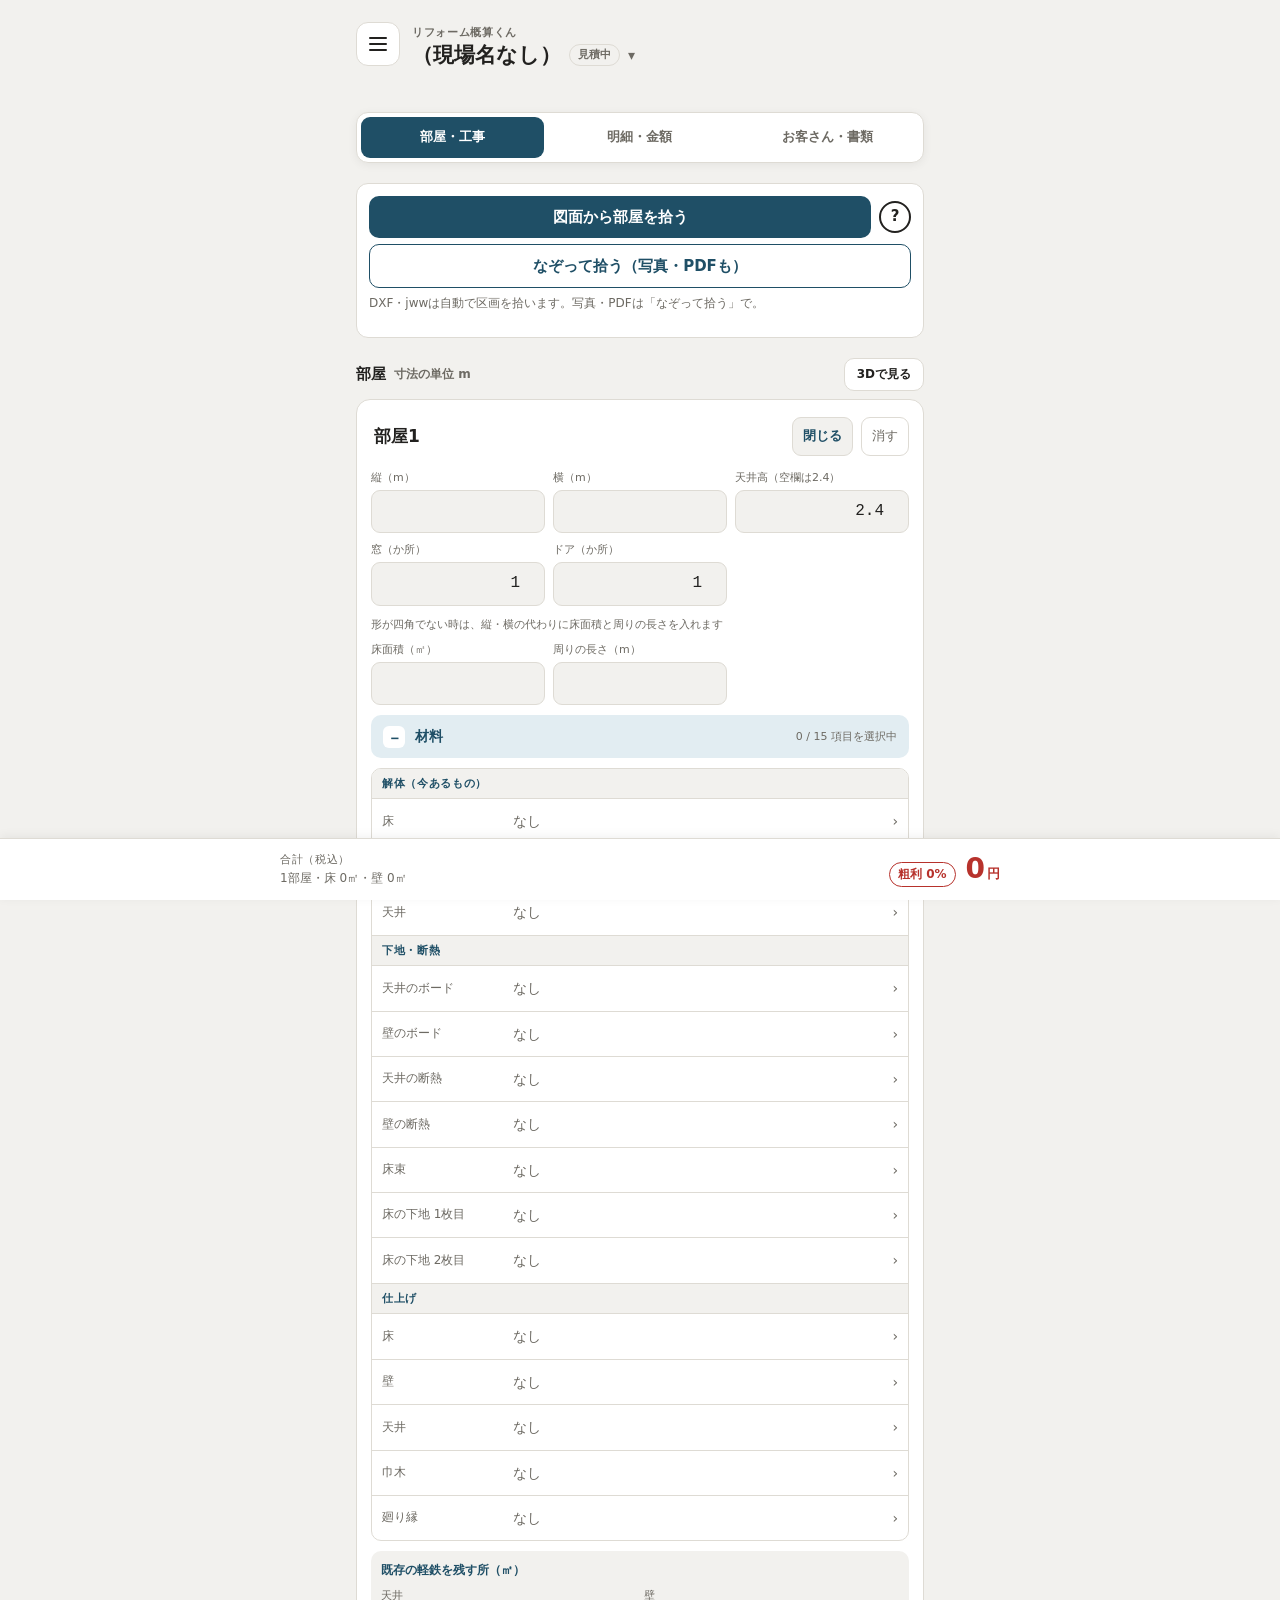
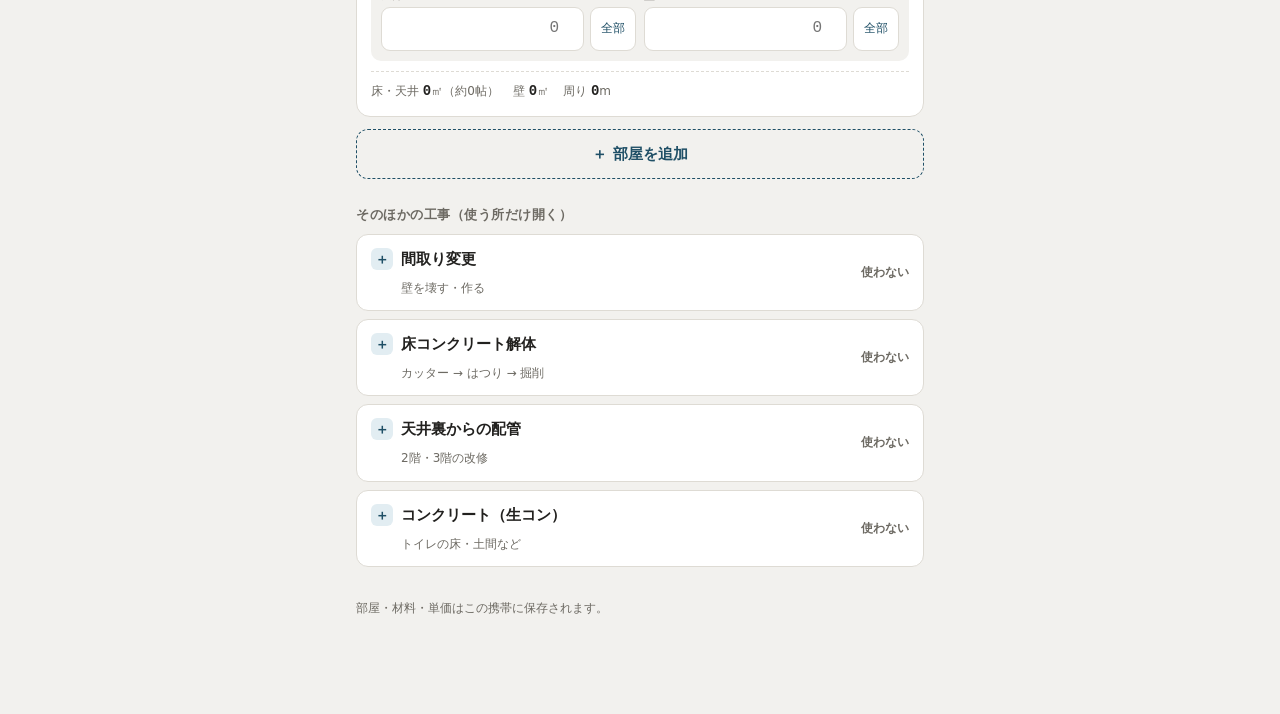
<file: js/kaku-engine.html>
<!doctype html><html lang="ja"><head><meta charset="utf-8"><meta name="viewport" content="width=device-width,initial-scale=1,maximum-scale=1,viewport-fit=cover">
<style>:root{color-scheme:light;padding-top:env(safe-area-inset-top,0px);padding-bottom:env(safe-area-inset-bottom,0px)}body{margin:0;font:14px system-ui,sans-serif;-webkit-text-size-adjust:100%}img{max-width:100%}[hidden]{display:none!important}.v3panel{max-width:720px}
.v3body{flex:1;overflow-y:auto;padding:10px max(16px,env(safe-area-inset-left,0px)) 16px;display:flex;flex-direction:column;gap:10px}
#v3c{width:100%;aspect-ratio:3/2;border-radius:12px;border:1px solid var(--line);touch-action:none;display:block;background:#dfe4e7}
.v3row{display:flex;gap:6px;flex-wrap:wrap}.v3row .act{flex:1;min-width:0}
.tkpanel{max-width:720px}
.tkbody{flex:1;overflow-y:auto;padding:10px max(16px,env(safe-area-inset-left,0px)) 16px;display:flex;flex-direction:column;gap:8px}
#tkc{width:100%;height:56vh;max-height:560px;border-radius:12px;border:1px solid var(--line);touch-action:none;display:block;background:#fff}
.tkmodes{display:flex;gap:6px;flex-wrap:wrap}
.tkread{font-weight:700;font-size:15px;font-variant-numeric:tabular-nums}
.tkcal{display:flex;gap:6px;align-items:center;flex-wrap:wrap}.tkcal input{width:110px}
.tkh{margin:8px 0 0;font-size:14px}
.tkrow{display:grid;grid-template-columns:auto 1fr auto;gap:6px 8px;align-items:center;border-bottom:1px solid var(--line);padding:8px 0}
.tkrow input{font-family:var(--f-body);text-align:left;padding:6px 8px;font-size:14px}
.tkact{grid-column:1/-1;display:flex;gap:6px;justify-content:flex-end;align-items:center}
.filebtn.alt{background:transparent;color:var(--ink);border:1px solid var(--ink)}
.hatsu .dims,#ceilBox .dims{grid-template-columns:repeat(2,1fr)}

/* ===== お試し：見やすさの整理 ===== */
.topbar{align-items:center}.topbar h1{font-size:20px}
.wrap{gap:14px}
.uxtabs{position:sticky;top:env(safe-area-inset-top,0px);z-index:30;display:grid;grid-template-columns:repeat(3,1fr);gap:4px;padding:4px;background:var(--card);border:1px solid var(--line);border-radius:12px;box-shadow:0 2px 10px rgba(0,0,0,.06)}
.uxtabs button{border:0;background:transparent;border-radius:9px;padding:10px 4px;font-size:13px;font-weight:700;color:var(--muted)}
.uxtabs button[aria-selected="true"]{background:var(--ink);color:var(--card)}
body::before{content:"";position:fixed;inset:0 0 auto;height:env(safe-area-inset-top,0px);z-index:29;background:var(--bg)}
body[data-tab] [data-tab]{display:none!important}
body[data-tab="input"] [data-tab="input"],body[data-tab="sheet"] [data-tab="sheet"],body[data-tab="doc"] [data-tab="doc"]{display:flex!important}
section[data-tab]{flex-direction:column}
.jobhead{gap:8px}
.jobhead .jobact{gap:6px}
.jobhead .jobact .act{flex:1}
#moreBox{display:flex;flex-wrap:wrap;gap:6px;border:1px dashed var(--line);border-radius:10px;padding:8px}
#moreBox[hidden]{display:none!important}
#moreBox .act{flex:1 1 30%}
.uxdoc{gap:10px}
.uxdoc .custrow{margin:0}
/* 部屋：たためる */
.room .uxfold{flex:none;border:1px solid var(--line);background:var(--bg);border-radius:9px;padding:8px 10px;font-size:13px;color:var(--ink);font-weight:700}
.room.fold>:not(.room-top):not(.room-calc):not(.uxfin){display:none!important}
.room.fold{gap:6px}
.room.fold .room-calc{border-top:0;padding-top:0}
/* 部屋の寸法：縦・横・天井高を1段目、窓・ドアを2段目、縦横の代わりの床面積・周りを3段目に */
#rooms .dims{grid-template-columns:repeat(3,1fr)}
#rooms .dims>.f:nth-child(1){order:1}#rooms .dims>.f:nth-child(2){order:2}#rooms .dims>.f:nth-child(5){order:3}
#rooms .dims>.f:nth-child(6){order:4}#rooms .dims>.f:nth-child(7){order:5}
#rooms .dims>.f:nth-child(3){order:7;grid-column:1}#rooms .dims>.f:nth-child(4){order:8}
#rooms .dims .uxalt{order:6;grid-column:1/-1;font-size:11px;color:var(--muted);margin-top:2px}
/* 追加の工事：たためる */
.uxv3{margin-left:auto;padding:6px 12px!important;font-size:12px!important}
section[aria-label="部屋"]>h2{display:flex;align-items:center;gap:8px}
.uxsec>h2{cursor:pointer;margin:0;padding:12px 14px;background:var(--card);border:1px solid var(--line);border-radius:12px;display:grid;grid-template-columns:auto 1fr auto;gap:8px;align-items:center}
.uxsec>h2::before{content:"＋";width:22px;height:22px;border-radius:6px;background:var(--ink-soft);color:var(--ink);display:grid;place-items:center;font-size:14px}
.uxsec.open>h2::before{content:"－"}
.uxsec>h2 .note{grid-column:2;grid-row:2;font-weight:500}
.uxsec>h2 .uxsum{grid-column:3;grid-row:1/3;font-size:12px;font-weight:700;color:var(--muted);text-align:right}
.uxsec>h2 .uxsum.on{color:var(--ink)}
.uxsec:not(.open)>:not(h2){display:none!important}
.uxsec.open>h2{border-radius:12px 12px 0 0;border-bottom:0}
.uxsec.open>:not(h2){margin-top:0}
.uxsec.open>.room,.uxsec.open>div:first-of-type{border-top-left-radius:0;border-top-right-radius:0}
.uxgroup{display:flex;flex-direction:column;gap:8px}
.uxgroup>h3{margin:6px 0 0;font-size:13px;color:var(--muted);font-weight:700;letter-spacing:.04em}
/* 合計のバー：利益率も出す。押すと明細へ */
.totbar{cursor:pointer}
.tb-r{display:flex;align-items:baseline;gap:10px}
.tb-rate{font-size:12px;font-weight:700;border-radius:999px;padding:2px 8px;border:1px solid currentColor}
.tb-rate[data-lv="ok"]{color:#2e7d32}.tb-rate[data-lv="warn"]{color:#b26a00}.tb-rate[data-lv="bad"]{color:var(--shu)}
@media (prefers-color-scheme:dark){:root:not([data-theme="light"]) .tb-rate[data-lv="ok"]{color:#7cc787}:root:not([data-theme="light"]) .tb-rate[data-lv="warn"]{color:#e0a95a}}
:root[data-theme="dark"] .tb-rate[data-lv="ok"]{color:#7cc787}:root[data-theme="dark"] .tb-rate[data-lv="warn"]{color:#e0a95a}


/* ===== お試し2 ===== */
.topbar{gap:10px;padding:2px 0}
.uxjob{flex:1;min-width:0;display:grid;grid-template-columns:1fr auto auto;grid-template-rows:auto auto;align-items:center;gap:0 8px;text-align:left;border:0;background:transparent;padding:2px 0;color:var(--fg)}
.uxjob small{grid-column:1/-1;font-size:11px;color:var(--muted);font-weight:700;letter-spacing:.06em}
.uxjob b{font-size:21px;line-height:1.25;font-weight:800;white-space:nowrap;overflow:hidden;text-overflow:ellipsis;min-width:0}
.uxjob .uxcv{font-size:14px;color:var(--muted)}
.uxst{font-size:11px;font-weight:700;color:var(--stc,var(--muted));border:1px solid var(--stc,var(--line));border-radius:999px;padding:1px 8px;white-space:nowrap}
.uxst[data-st="won"]{--stc:#1f6fb2}.uxst[data-st="work"]{--stc:#b26a00}.uxst[data-st="done"]{--stc:#2e7d32}.uxst[data-st="lost"]{--stc:#8a8a8a}
.wrap>nav{display:none!important}
.jobhead>.f{display:none}
.jobhead{background:transparent;border:0;padding:0;box-shadow:none}
.uxjrow{display:grid;grid-template-columns:auto 1fr auto;gap:10px;align-items:center;width:100%;text-align:left;border:0;border-bottom:1px solid var(--line);background:transparent;padding:12px max(16px,env(safe-area-inset-left,0px))}
.uxjrow[aria-current="true"]{background:var(--ink-soft)}
.uxjrow b{display:block;font-size:15px;min-width:0;overflow:hidden;text-overflow:ellipsis;white-space:nowrap}
.uxjrow small{color:var(--muted);font-size:12px}
.uxjrow .num{font-weight:700;font-size:14px}
.uxname{display:flex;flex-direction:column;gap:3px}
.uxname input{font-size:18px;font-weight:700;text-align:left;font-family:var(--f-body);background:var(--card)}
.uxout{display:flex;flex-direction:column;gap:8px;background:var(--card);border:1px solid var(--line);border-radius:12px;padding:12px}
.uxout h3,.uxdoc h3{margin:0;font-size:13px;color:var(--muted);letter-spacing:.04em}
.uxout .row{display:flex;gap:6px}.uxout .row>*{flex:1 1 0;min-width:0;white-space:nowrap}.uxout .row>select{flex:0 0 auto}
/* 材料：大きい箱を並べるのをやめて、設定画面のような一覧に */
#rooms .mats{grid-template-columns:1fr;gap:0;border:1px solid var(--line);border-radius:10px;overflow:hidden;background:var(--card)}
#rooms .mats>.f{display:grid;grid-template-columns:7.5em 1fr;align-items:center;gap:8px;padding:0 0 0 10px;border-top:1px solid var(--line)}
#rooms .mats>.f:first-child{border-top:0}
#rooms .mats>.f>label{font-size:12px;color:var(--muted);line-height:1.3}
#rooms .mats .pick{border:0;border-radius:0;background:transparent;padding:11px 10px;min-height:44px}
#rooms .mats .pick .pn{font-size:14px;font-weight:600}
#rooms .mats .pick.none .pn{font-weight:400}
#rooms .mats>.f.uxg{background:var(--bg);padding:6px 10px;font-size:11px;font-weight:800;color:var(--ink);letter-spacing:.06em;display:block}
#rooms .matsHead{border-radius:10px}
/* 部屋のカード：名前を見出しらしく、閉じた時は材料も1行で */
#rooms .room-top input{font-size:17px;font-weight:800;border-color:transparent;background:transparent;padding-left:2px}
#rooms .room-top input:focus{border-color:var(--line);background:var(--bg)}
#rooms .room.fold .uxfin{display:block!important}
.uxfin{display:none;font-size:12px;color:var(--muted);white-space:nowrap;overflow:hidden;text-overflow:ellipsis}
/* 数字を目立たせる */
.room-calc b{font-size:14px;color:var(--fg)}
.tb-big{font-size:clamp(24px,7vw,30px)}
.fr.grand{font-size:20px}
.sheet .grp{position:sticky;top:calc(env(safe-area-inset-top,0px) + 58px);z-index:2}
.line .amt,.xline .amt{font-size:15px}

.v3est{width:100%;border-radius:8px;border:1px solid var(--line)}
</style>
</head><body>
<title>リフォーム概算くん</title>
<meta name="claude:viewport-fit-sides" content="cover">
<style>
/* Layout: one phone-width column — rooms you measure on site, then the take-off by trade, then the total like the foot of an estimate sheet */
:root{
  --bg:#f2f1ee; --card:#ffffff; --fg:#22211f; --muted:#6d6a63; --line:#dedbd4;
  --ink:#1f4f66; --ink-soft:#e2edf2; --shu:#b7322c; --shu-soft:#f7e3e1;
  --f-display:"Dela Gothic One","Hiragino Sans","Noto Sans JP",sans-serif;
  --f-body:"Zen Kaku Gothic New","Hiragino Sans","Noto Sans JP",system-ui,sans-serif;
  --f-mono:"IBM Plex Mono",ui-monospace,"SF Mono",Menlo,monospace;
}
@media (prefers-color-scheme:dark){:root:not([data-theme="light"]){
  --bg:#141619; --card:#1d2024; --fg:#ebe9e4; --muted:#9c9890; --line:#30343a;
  --ink:#7fc0dd; --ink-soft:#1c3340; --shu:#f07a6f; --shu-soft:#3a1f1d; color-scheme:dark}}
:root[data-theme="dark"]{
  --bg:#141619; --card:#1d2024; --fg:#ebe9e4; --muted:#9c9890; --line:#30343a;
  --ink:#7fc0dd; --ink-soft:#1c3340; --shu:#f07a6f; --shu-soft:#3a1f1d; color-scheme:dark}
*{box-sizing:border-box}
body{background:var(--bg);color:var(--fg);font-family:var(--f-body);font-size:15px;line-height:1.6}
.wrap{max-width:600px;margin:0 auto;padding-block:20px 56px;padding-left:max(16px,env(safe-area-inset-left,0px));padding-right:max(16px,env(safe-area-inset-right,0px));display:flex;flex-direction:column;gap:20px}
h1{font-family:var(--f-display);font-size:24px;margin:0;letter-spacing:.02em}
.lead{margin:2px 0 0;color:var(--muted);font-size:13px}
h2{font-size:15px;margin:0 0 8px;font-weight:700;display:flex;align-items:center;justify-content:space-between;gap:8px}
.num{font-family:var(--f-mono);font-variant-numeric:tabular-nums}
button{font:inherit;color:inherit;cursor:pointer}
button:focus-visible,input:focus-visible,select:focus-visible{outline:2px solid var(--ink);outline-offset:2px}
input,select{font:inherit;font-size:16px;color:var(--fg);background:var(--bg);border:1px solid var(--line);border-radius:9px;padding:8px 9px;width:100%;min-width:0}
input[type=number]{font-family:var(--f-mono);text-align:right}

.total-card{background:var(--card);border:1px solid var(--line);border-radius:14px;padding:16px 18px;display:flex;flex-direction:column;gap:4px}
.total-card .label{font-size:12px;color:var(--muted);letter-spacing:.08em}
.big{font-family:var(--f-display);font-size:38px;line-height:1.1;color:var(--shu)}
.big small{font-size:16px;margin-left:4px}
.total-card .meta{font-size:12px;color:var(--muted)}

.room{background:var(--card);border:1px solid var(--line);border-radius:14px;padding:14px;display:flex;flex-direction:column;gap:10px}
.room-top{display:flex;gap:8px;align-items:center}
.room-top input{font-weight:700;font-family:var(--f-body);text-align:left}
.rm{border:1px solid var(--line);background:transparent;border-radius:9px;padding:8px 10px;color:var(--muted);font-size:13px;white-space:nowrap}
.rm.armed{background:var(--shu-soft);color:var(--shu);border-color:var(--shu)}
.dims{display:grid;grid-template-columns:repeat(3,1fr);gap:8px}
.dims2{display:grid;grid-template-columns:repeat(3,1fr);gap:8px}
.f{display:flex;flex-direction:column;gap:3px;min-width:0}
.f label{font-size:11px;color:var(--muted)}
.room-calc{display:flex;flex-wrap:wrap;gap:6px 14px;font-size:12px;color:var(--muted);border-top:1px dashed var(--line);padding-top:8px}
.room-calc b{color:var(--fg);font-family:var(--f-mono);font-weight:600}
.example{font-size:10px;background:var(--ink-soft);color:var(--ink);border-radius:4px;padding:1px 6px;font-weight:500}
.keep{display:flex;flex-direction:column;gap:6px;background:var(--bg);border-radius:10px;padding:10px}
.keep-title{font-size:12px;font-weight:700;color:var(--ink)}
.keep-row{display:grid;grid-template-columns:1fr 1fr;gap:8px}
.kin{display:flex;gap:6px}
.kin input{background:var(--card)}
.all{border:1px solid var(--line);background:var(--card);border-radius:9px;padding:0 10px;font-size:12px;color:var(--ink);white-space:nowrap}
.add{border:1px dashed var(--ink);background:transparent;color:var(--ink);border-radius:12px;padding:12px;font-weight:700}

.sheet{background:var(--card);border:1px solid var(--line);border-radius:14px;overflow:hidden}
.grp{padding:8px 14px;background:var(--ink-soft);color:var(--ink);font-size:12px;font-weight:700;letter-spacing:.06em}
.line{display:grid;grid-template-columns:22px 1fr auto;gap:4px 10px;padding:10px 14px;border-top:1px solid var(--line);align-items:center}
.line.off{opacity:.45}
.line input[type=checkbox]{width:18px;height:18px;padding:0;accent-color:var(--ink)}
.line .nm{font-weight:500;min-width:0}
.line .nm small{display:block;color:var(--muted);font-size:11px;font-family:var(--f-mono)}
.line .amt{font-family:var(--f-mono);font-weight:600;text-align:right}
.line .price{grid-column:2/4;display:flex;align-items:center;gap:6px;font-size:12px;color:var(--muted)}
.line .price input{width:90px;padding:5px 7px;font-size:14px}
.lump{display:grid;grid-template-columns:1fr auto 28px;gap:8px;padding:8px 14px;border-top:1px solid var(--line);align-items:center}
.lump .ln{font-family:var(--f-body);text-align:left;padding:6px 8px;font-size:14px}
.lamt{display:flex;align-items:center;gap:4px;font-size:12px;color:var(--muted)}
.lamt input{width:100px;padding:6px 7px;font-size:14px}
.lx{width:28px;height:28px;border:0;background:transparent;color:var(--muted);font-size:16px;border-radius:8px}
.ladd{display:block;width:100%;border:0;border-top:1px solid var(--line);background:transparent;color:var(--ink);padding:10px;font-weight:700;font-size:14px}
.line .price{flex-wrap:wrap}
.line .price .qty{width:70px}
.foot{padding:12px 14px;border-top:2px solid var(--fg);display:flex;flex-direction:column;gap:6px}
.fr{display:flex;justify-content:space-between;align-items:center;gap:8px;font-size:14px}
.fr .num{font-weight:600}
.fr input{width:64px;padding:4px 6px;font-size:14px}
.fr.grand{font-size:17px;font-weight:700;color:var(--shu)}
.note{font-size:12px;color:var(--muted)}
.settings{background:var(--card);border:1px solid var(--line);border-radius:14px;padding:14px;display:grid;grid-template-columns:1fr 1fr;gap:10px}
.settings .note{grid-column:1/-1}
details summary{cursor:pointer;font-weight:700;font-size:15px;margin-bottom:8px}
.reset{border:1px solid var(--line);background:transparent;border-radius:9px;padding:8px 12px;font-size:13px;color:var(--muted)}
.ck{width:24px;height:24px;padding:0;border:2px solid var(--ink);border-radius:6px;background:var(--card);display:grid;place-items:center;touch-action:manipulation}
.ck[aria-checked="true"]{background:var(--ink)}
.ck[aria-checked="true"]::after{content:"";width:6px;height:11px;border:solid var(--card);border-width:0 2.5px 2.5px 0;transform:translateY(-1px) rotate(45deg)}
.line{grid-template-columns:24px 1fr auto}
.line .nm{cursor:pointer}
.both{display:flex;align-items:center;gap:10px;font-size:13px}
.both span{cursor:pointer}
.both .ml{cursor:pointer}
.netrow{display:flex;flex-wrap:wrap;align-items:center;gap:6px}
.netlabel{font-size:12px;color:var(--muted);margin-right:2px}
.netbtn{font-size:12px;text-decoration:none;color:var(--ink);border:1px solid var(--ink);border-radius:999px;padding:3px 10px}
.netadd{font-size:12px;border:1px dashed var(--line);background:transparent;border-radius:999px;padding:3px 10px;color:var(--fg)}
.sbox{position:relative}
.sbox input{padding-right:40px}
.sclear{position:absolute;right:6px;top:50%;transform:translateY(-50%);width:28px;height:28px;border:0;border-radius:50%;background:var(--line);color:var(--fg);font-size:16px;line-height:1;padding:0;display:grid;place-items:center}
.pcat.fold{display:flex;align-items:center;gap:10px;width:100%;border:0;border-bottom:1px solid var(--line);text-align:left;font-size:14px;letter-spacing:.02em;padding:12px max(16px,env(safe-area-inset-left,0px));cursor:pointer}
.pcat.fold .pm{flex:none;width:22px;height:22px;border-radius:6px;background:var(--card);color:var(--ink);display:grid;place-items:center;font-size:15px;font-weight:700}
.pcat.fold .fn{flex:1}
.pcat.fold .fc{font-size:11px;font-weight:500;color:var(--muted)}
.pcat.fold .fc b{color:var(--shu);font-weight:700}
.matsHead{display:flex;align-items:center;gap:10px;width:100%;text-align:left;background:var(--ink-soft);color:var(--ink);border:0;border-radius:10px;padding:10px 12px;font-weight:700;font-size:14px}
.matsHead .pm{flex:none;width:22px;height:22px;border-radius:6px;background:var(--card);display:grid;place-items:center;font-size:15px}
.matsHead .fn{flex:1}
.matsHead .fc{font-size:11px;font-weight:500;color:var(--muted)}
.errbar{position:fixed;left:0;right:0;top:0;z-index:80;display:flex;gap:10px;align-items:flex-start;background:var(--shu);color:#fff;
  padding:calc(10px + env(safe-area-inset-top,0px)) max(16px,env(safe-area-inset-right,0px)) 12px max(16px,env(safe-area-inset-left,0px));box-shadow:0 4px 16px rgba(0,0,0,.25)}
.errbar[hidden]{display:none!important}
.errtxt{flex:1;display:flex;flex-direction:column;gap:2px;font-size:13px;min-width:0}
.errtxt b{font-size:15px}
.errtxt small{opacity:.85;font-family:var(--f-mono);font-size:11px;word-break:break-all}
#errClose{flex:none;border:1px solid rgba(255,255,255,.7);background:transparent;color:#fff;border-radius:8px;padding:6px 10px;font-size:13px}
.topbar{display:flex;align-items:flex-start;gap:12px}
.menu-btn{flex:none;width:44px;height:44px;border-radius:12px;border:1px solid var(--line);background:var(--card);display:grid;place-items:center;padding:0}
.menu-btn span{display:block;width:18px;height:2px;background:var(--fg);border-radius:2px;box-shadow:0 6px 0 var(--fg),0 -6px 0 var(--fg)}
.warn{display:flex;align-items:center;justify-content:space-between;gap:10px;background:var(--shu-soft);color:var(--shu);border-radius:10px;padding:8px 12px;font-size:13px;font-weight:500}
.warn button{border:1px solid var(--shu);background:transparent;color:var(--shu);border-radius:8px;padding:4px 10px;font-size:12px;white-space:nowrap}
.mats{display:grid;grid-template-columns:1fr 1fr;gap:8px}
.mats .f.wide{grid-column:1/-1}
.pick{display:flex;align-items:center;justify-content:space-between;gap:6px;text-align:left;width:100%;min-width:0;background:var(--bg);border:1px solid var(--line);border-radius:9px;padding:7px 9px;font-size:14px}
.pick .pn{min-width:0;overflow:hidden;text-overflow:ellipsis;white-space:nowrap}
.pick .pn small{color:var(--muted);margin-left:4px;font-size:11px}
.pick .chev{color:var(--muted);flex:none}
.pick.none .pn{color:var(--muted)}
.line .amt.unset{color:var(--shu);font-family:var(--f-body);font-size:12px;font-weight:500}
.xline{display:grid;grid-template-columns:1fr auto 28px;gap:4px 10px;padding:10px 14px;border-top:1px solid var(--line);align-items:center}
.xline .nm{min-width:0;font-weight:500}
.xline.lab{background:var(--ink-soft)}
.xline.lab .nm::before{content:"手間";display:inline-block;margin-right:6px;font-size:10px;font-weight:700;color:var(--ink);border:1px solid var(--ink);border-radius:4px;padding:0 4px;vertical-align:1px}
.xline .nm small{display:block;color:var(--muted);font-size:11px}
.xline .ctl{grid-column:1/3;display:flex;align-items:center;gap:6px;font-size:12px;color:var(--muted);flex-wrap:wrap}
.xline .ctl input{width:80px;padding:5px 7px;font-size:14px}
.xline .amt{font-family:var(--f-mono);font-weight:600;text-align:right}
.xline .amt.unset{color:var(--shu);font-family:var(--f-body);font-size:12px;font-weight:500}

.jobs{display:flex;gap:6px;overflow-x:auto;padding-bottom:4px;scrollbar-width:none}
.jobs::-webkit-scrollbar{display:none}
.job{flex:none;max-width:12em;overflow:hidden;text-overflow:ellipsis;white-space:nowrap;border:1px solid var(--line);background:var(--card);border-radius:10px;padding:7px 12px;font-size:13px}
.job[aria-pressed="true"]{background:var(--ink);border-color:var(--ink);color:var(--card);font-weight:700}
.job.new{border-style:dashed;color:var(--ink)}
.jobhead{display:flex;flex-direction:column;gap:8px}
.custrow{display:grid;grid-template-columns:2fr 1fr;gap:8px}
.custrow select{background:var(--card)}
.job{position:relative}
.job[data-st]:not([data-st="est"])::after{content:"";position:absolute;top:4px;right:4px;width:7px;height:7px;border-radius:50%;background:var(--stc)}
.job[data-st="won"],.stchip[data-st="won"]{--stc:#1f6fb2}.job[data-st="work"],.stchip[data-st="work"]{--stc:#b26a00}.job[data-st="done"],.stchip[data-st="done"]{--stc:#2e7d32}.job[data-st="lost"],.stchip[data-st="lost"]{--stc:#8a8a8a}.stchip[data-st="est"]{--stc:var(--muted)}
.stchip{display:inline-block;font-size:11px;font-weight:700;color:var(--stc);border:1px solid var(--stc);border-radius:999px;padding:1px 8px;margin-right:6px;white-space:nowrap}
.cstat{display:flex;flex-wrap:wrap;gap:6px}
.cust{border:1px solid var(--line);border-radius:10px;padding:8px 10px;display:flex;flex-direction:column;gap:8px}
.custhead{display:flex;justify-content:space-between;align-items:baseline;gap:8px;border:0;background:transparent;text-align:left;padding:2px 0;width:100%}
.cjobs{display:flex;flex-direction:column;gap:6px}
.cjob{text-align:left;border:1px solid var(--line);background:var(--bg);border-radius:8px;padding:8px 10px;font-size:14px}
.jobhead #jobName{font-family:var(--f-body);text-align:left;font-size:18px;font-weight:700;background:var(--card)}
.jobact{display:flex;gap:8px;flex-wrap:wrap}
.act.paper{flex:none;width:auto;padding:9px 8px;font-size:13px}
.totbar{position:fixed;left:0;right:0;bottom:0;z-index:40;background:var(--card);border-top:1px solid var(--line);box-shadow:0 -2px 10px rgba(0,0,0,.06);padding:8px max(14px,env(safe-area-inset-right,0px)) calc(8px + env(safe-area-inset-bottom,0px)) max(14px,env(safe-area-inset-left,0px))}
.tb-in{max-width:720px;margin:0 auto;display:flex;align-items:center;justify-content:space-between;gap:10px}
.tb-l{display:flex;flex-direction:column;min-width:0}
.tb-label{font-size:11px;color:var(--muted);letter-spacing:.06em}
.tb-meta{font-size:clamp(10px,2.8vw,12px);color:var(--muted);white-space:nowrap;overflow:hidden;text-overflow:ellipsis}
.tb-big{font-size:clamp(22px,6.5vw,28px);font-weight:700;font-variant-numeric:tabular-nums;white-space:nowrap;color:var(--shu,#c0392b)}
.tb-big small{font-size:13px;margin-left:2px}
.wrap{padding-bottom:calc(84px + env(safe-area-inset-bottom,0px))!important}
.impcard{border:1px solid var(--line);border-radius:12px;background:var(--card);padding:clamp(8px,2.5vw,12px);display:flex;flex-direction:column;gap:6px}
.improw{display:flex;gap:8px;align-items:center}
.redhint{color:#c62828;font-weight:700;font-size:clamp(11px,3.1vw,13px);margin:0;line-height:1.4}
@media (prefers-color-scheme: dark){.redhint{color:#ff6b6b}}
.qbtn{flex:none;width:32px;height:32px;border-radius:50%;border:2px solid currentColor;background:transparent;color:inherit;font-weight:700;font-size:15px;padding:0;line-height:1}
.impguide{border:1px solid var(--line);border-radius:8px;padding:4px 8px;font-size:clamp(11px,3.2vw,13px)}
.impguide table{border-collapse:collapse;width:100%}
.impguide td{padding:5px 4px;border-bottom:1px solid var(--line);vertical-align:top;text-align:left}
.impguide .gr{font-size:16px;font-weight:700;width:1.5em;text-align:center}
.filebtn{position:relative;flex:1;min-width:0;display:flex;align-items:center;justify-content:center;border-radius:10px;padding:9px 10px;font-weight:700;font-size:clamp(13px,3.6vw,15px);background:var(--ink);color:var(--card);cursor:pointer;white-space:nowrap}
.filebtn input{position:absolute;inset:0;opacity:0;cursor:pointer}
.impunit{display:flex;gap:6px;align-items:center;flex-wrap:wrap;font-size:12px}
.impunit select{width:auto;min-width:5em;padding:4px 8px;font-size:13px;flex:none}
.impunit label{font-size:12px;color:inherit}
.imprm{border:1px solid var(--line);border-radius:10px;padding:6px 8px;margin-top:6px;display:flex;flex-direction:column;gap:4px}
.imprm.off{opacity:.5}
.imptop{display:flex;gap:6px;align-items:center}
.imptop input{flex:1;min-width:0;font-weight:700;font-size:15px;text-align:left}
.impgrid{display:grid;grid-template-columns:repeat(auto-fit,minmax(min(30%,96px),1fr));gap:4px}
.impgrid label{font-size:10px}
.impgrid input{font-size:14px;padding:6px;min-width:0;width:100%}
.impreplace{display:flex;gap:6px;align-items:center;margin:6px 0;font-size:12px}
.rgtools{display:flex;flex-wrap:wrap;gap:6px 12px;align-items:center;font-size:12px;margin-top:4px}
.rgtools select,.rgtools input{width:auto;min-width:0;padding:4px 6px;font-size:13px}
.rgtools input[type=number]{width:4.5em}
.rgzoom{margin-left:auto;display:flex;gap:4px}.rgzoom button{width:36px;height:32px;border:1px solid var(--line);border-radius:8px;background:var(--card);font-size:16px}
.rgview{max-height:60vh;overflow:auto;border:1px solid var(--line);border-radius:8px;background:#fff;margin-top:6px;-webkit-overflow-scrolling:touch}
.rgview svg{display:block;height:auto}
.rgview line{stroke:#555;stroke-width:1;vector-effect:non-scaling-stroke}
.rgview .rgoff line{stroke:#bbb;stroke-dasharray:2 2}
.rgview .rgfill rect{fill:rgba(216,90,40,.42);stroke:none}
.rgview svg{cursor:pointer}
.rgview text{fill:#1f6fb2;font-weight:700;text-anchor:middle;dominant-baseline:middle;cursor:pointer;paint-order:stroke;stroke:#fff;stroke-width:3px;vector-effect:non-scaling-stroke}
.rgview text.on{fill:#b23b0e}
.rgsum{display:flex;justify-content:space-between;flex-wrap:wrap;gap:6px;font-size:13px;margin-top:6px}
.rgno{flex:none;min-width:1.8em;height:1.8em;border-radius:50%;background:#b23b0e;color:#fff;font-weight:700;font-size:12px;display:flex;align-items:center;justify-content:center}
.rggroups{margin-top:8px;font-size:12px}.rggroups summary{font-weight:700;padding:6px 0;cursor:pointer}
.rgg{display:flex;gap:6px;align-items:center;padding:4px 0;border-bottom:1px solid var(--line)}
.rgg .gn{flex:1;min-width:0;overflow:hidden;text-overflow:ellipsis;white-space:nowrap}.rgg .gl{font-variant-numeric:tabular-nums;white-space:nowrap}
.swp{display:inline-block;margin-left:6px;font-size:10px;font-weight:700;padding:0 5px;border-radius:4px;border:1px solid currentColor;opacity:.8}
.line .chg{color:var(--muted);font-weight:400}
.docbox{border:1px solid var(--line);border-radius:12px;background:var(--card);padding:4px 12px}
.docbox summary{font-size:13px;font-weight:700;padding:8px 0;cursor:pointer}
.docgrid{display:grid;grid-template-columns:1fr 1fr;gap:8px;padding-bottom:10px}
.docgrid .wide{grid-column:1/-1}
.docgrid input,.docgrid select,.docgrid textarea,.cogrid input,.cogrid textarea{font-family:var(--f-body);text-align:left;font-size:15px;width:100%;border:1px solid var(--line);border-radius:8px;padding:8px 10px;background:var(--bg,#fff);color:inherit}
.docgrid textarea,.cogrid textarea{min-height:64px;resize:vertical}
.cogrid{display:grid;grid-template-columns:1fr 1fr;gap:8px}
.cogrid .wide{grid-column:1/-1}
.act{border:1px solid var(--line);background:var(--card);border-radius:10px;padding:9px 12px;font-size:13px}
.act.strong{flex:1;background:var(--ink);border-color:var(--ink);color:var(--card);font-weight:700}
.act.armed{background:var(--shu-soft);color:var(--shu);border-color:var(--shu)}
.act:disabled{opacity:.6}
.overlay{position:fixed;inset:0;z-index:50;background:rgba(10,12,14,.45);display:flex}
.panel{background:var(--card);color:var(--fg);display:flex;flex-direction:column;width:100%;max-width:520px;height:100%;padding-top:env(safe-area-inset-top,0px);padding-bottom:env(safe-area-inset-bottom,0px)}
[hidden]{display:none!important}
.overlay[hidden]{display:none!important}
.overlay.sheet-mode{align-items:flex-end;justify-content:center}
.overlay.sheet-mode .panel{height:82%;border-radius:16px 16px 0 0;padding-top:0}
.ph{display:flex;align-items:center;gap:10px;padding:14px max(16px,env(safe-area-inset-left,0px)) 10px;border-bottom:1px solid var(--line)}
.ph h3{margin:0;font-size:16px;flex:1}
.close{border:1px solid var(--line);background:var(--bg);border-radius:10px;padding:6px 12px;font-size:14px}
.psearch{padding:10px max(16px,env(safe-area-inset-left,0px));display:flex;flex-direction:column;gap:8px;border-bottom:1px solid var(--line)}
.psearch input{font-family:var(--f-body);text-align:left}
.chiprow{display:flex;gap:6px;overflow-x:auto;padding-bottom:2px}
.chip{flex:none;border:1px solid var(--line);background:var(--bg);border-radius:999px;padding:4px 11px;font-size:12px}
.chip[aria-pressed="true"]{background:var(--ink);border-color:var(--ink);color:var(--card)}
.plist{flex:1;overflow-y:auto;-webkit-overflow-scrolling:touch}
.pcat{position:sticky;top:0;background:var(--ink-soft);color:var(--ink);font-size:11px;font-weight:700;letter-spacing:.06em;padding:6px max(16px,env(safe-area-inset-left,0px))}
.popt{display:flex;flex-direction:column;align-items:flex-start;gap:1px;width:100%;text-align:left;border:0;border-bottom:1px solid var(--line);background:transparent;padding:11px max(16px,env(safe-area-inset-left,0px))}
.popt small{color:var(--muted);font-size:12px}
.popt.cur{background:var(--ink-soft)}
.mrow{display:grid;grid-template-columns:1fr auto;gap:2px 10px;align-items:center;padding:10px max(16px,env(safe-area-inset-left,0px));border-bottom:1px solid var(--line)}
.mrow .nm{min-width:0;font-size:14px;font-weight:500}
.mrow .nm small{display:block;color:var(--muted);font-size:11px;font-weight:400}
.mrow .pin{display:flex;align-items:center;gap:4px;font-size:11px;color:var(--muted)}
.mrow .pin input{width:96px;padding:6px 7px;font-size:15px}
.mrow .pin.cst{grid-column:2;justify-self:end}
.mrow .pin.cst input{width:96px}
.snap{display:flex;gap:8px;align-items:center;justify-content:space-between;font-size:12px;color:var(--muted);margin-top:6px}
.snap[data-diff="1"]{color:var(--shu)}.snap .act{flex:none;padding:6px 10px;font-size:12px}
.profit{margin-top:10px;border-top:1px dashed var(--line);padding-top:10px;display:flex;flex-direction:column;gap:6px}
.profit .ph2{font-weight:700;font-size:14px;display:flex;justify-content:space-between;align-items:baseline}
.profit .ph2 small{font-weight:400;font-size:11px;color:var(--muted)}
.profit[data-lv="ok"] #profitRate{color:#2e7d32}.profit[data-lv="warn"] #profitRate{color:#b26a00}.profit[data-lv="bad"] #profitRate{color:var(--shu)}
.mrow .del{grid-column:1/-1;justify-self:start;border:0;background:transparent;color:var(--shu);font-size:12px;padding:0}
.mrow.unset .pin input{border-color:var(--shu)}
.tag{display:inline-block;margin-left:6px;font-size:10px;background:var(--ink-soft);color:var(--ink);border-radius:4px;padding:0 5px}
.tag.est{background:var(--shu-soft);color:var(--shu)}
.msec{padding:14px max(16px,env(safe-area-inset-left,0px));display:flex;flex-direction:column;gap:10px;border-bottom:1px solid var(--line)}
.msec h4{margin:0;font-size:14px}
.help{padding:6px max(16px,env(safe-area-inset-left,0px)) 24px}
.hsec{border-bottom:1px solid var(--line)}
.hsec summary{font-weight:700;font-size:15px;padding:12px 0;cursor:pointer}
.hsec ul{margin:0 0 12px;padding-left:1.2em;display:flex;flex-direction:column;gap:6px;font-size:14px;line-height:1.6}
.g2{display:grid;grid-template-columns:1fr 1fr;gap:8px}
.primary{background:var(--ink);color:var(--card);border:0;border-radius:10px;padding:10px;font-weight:700}
.empty-list{padding:24px 16px;color:var(--muted);font-size:13px;text-align:center}
</style>

<div class="wrap">
  <header class="topbar">
    <button class="menu-btn" id="menuBtn" aria-label="メニュー（使い方・単価の設定）"><span></span></button>
    <div>
      <button type="button" class="uxjob" id="uxJob" aria-haspopup="dialog"><small>リフォーム概算くん</small><b id="uxJobName">見積もり</b><span class="uxst" id="uxJobSt"></span><span class="uxcv" aria-hidden="true">▾</span></button>
    </div>
  </header>

  <nav aria-label="見積もりの切り替え"><div class="jobs" id="jobs"></div><span class="note" id="jobCount"></span></nav>

  <section aria-label="図面から拾う">
    <div class="impcard">
      <div class="improw"><label class="filebtn">図面から部屋を拾う<input id="impFile" type="file" multiple></label><button type="button" id="impHelp" class="qbtn" aria-expanded="false" aria-controls="impGuide" aria-label="ファイルごとの詳しい説明">?</button></div>
      <label class="filebtn alt">なぞって拾う（写真・PDFも）<input id="tkFile" type="file"></label>
      <p class="note" style="margin:0">DXF・jwwは自動で区画を拾います。写真・PDFは「なぞって拾う」で。</p>
      <div id="impGuide" class="impguide" hidden>
        <table>
          <tr><td class="gr ok">◎</td><td><b>DXF・jww</b>（CADの図面）<br>線と円弧を読んで、閉じた区画から床面積・周りの長さを出します。部屋名・天井高（CH=）も拾います</td></tr>
          <tr><td class="gr">○</td><td><b>PDF</b>（CADから出したもの）<br>文字だけ読みます。「なぞって拾う」なら縮尺を合わせて長さ・面積を拾えます</td></tr>
          <tr><td class="gr">○</td><td><b>写真・画像</b><br>「なぞって拾う」で、長さの分かっている所で縮尺を合わせて拾います</td></tr></table>
        <p class="note">図面の描き方（部屋の線が閉じていない、部屋名が部屋の外にある など）によっては、拾いもれや読み違いが出ます。見積もりに入れる前に、必ず一覧で確認してください。</p>
      </div>
      <span class="note" id="impStatus" role="status"></span>
      <div id="impList"></div>
    </div>
  </section>

  <section class="jobhead" aria-label="現場">
    <div class="f"><label for="jobName">現場名</label><input id="jobName" placeholder="" autocomplete="off"></div>
    <div class="jobact">
      <button id="pdfBtn" class="act strong">見積書PDF</button>
      <button id="moreBtn" class="act" aria-expanded="false" aria-controls="moreBox">その他 ▾</button>
      <select id="paperSel" class="act paper" aria-label="用紙と向き"></select>
      <button id="invBtn" class="act">請求書PDF</button>
      <button id="csvBtn" class="act">CSV</button>
      <button id="v3Btn" class="act">3D</button>
      <button id="dupBtn" class="act">複製</button>
      <button id="delBtn" class="act">消す</button>
    </div>
    <div class="custrow"><div class="f"><label for="custSel">お客さん</label><select id="custSel"></select></div><div class="f"><label for="stSel">状態</label><select id="stSel"></select></div></div>
    <details class="docbox" id="docBox"><summary>見積書の情報（宛名・工事名・工期など）</summary><div class="docgrid" id="docGrid"></div></details>
    <details class="docbox" id="invBox"><summary>請求書の情報（請求日・支払期限・前受金など）</summary><div class="docgrid" id="invGrid"></div></details>
    <span class="note" id="jobMsg" role="status"></span>
  </section>

  <div class="uxtabs" role="tablist" aria-label="画面の切り替え">
    <button role="tab" data-go="input" aria-selected="true">部屋・工事</button><button role="tab" data-go="sheet" aria-selected="false">明細・金額</button><button role="tab" data-go="doc" aria-selected="false">お客さん・書類</button>
  </div>
  <section class="uxdoc" data-tab="doc" aria-label="お客さん・書類"></section>

  <div class="totbar" role="status" aria-label="合計"><div class="tb-in">
    <div class="tb-l"><span class="tb-label">合計（税込）</span><span class="tb-meta" id="metaTop"></span></div>
    <span class="tb-r"><span class="tb-rate" id="rateTop"></span><span class="tb-big"><span id="grandTop">0</span><small>円</small></span></span>
  </div></div>
  <div class="warn" id="warn" hidden><span id="warnText"></span><button id="warnBtn">単価を入れる</button></div>

  <section aria-label="部屋">
    <h2>部屋 <span class="note">寸法の単位 m</span></h2>
    <div id="rooms" style="display:flex;flex-direction:column;gap:12px"></div>
    <button class="add" id="addRoom" style="margin-top:12px;width:100%">＋ 部屋を追加</button>
  </section>

  <section aria-label="間取り変更">
    <h2>間取り変更 <span class="note">壁を壊す・作る</span></h2>
    <div class="room" id="part"></div>
  </section>

  <section aria-label="床コンクリート解体">
    <h2>床コンクリート解体 <span class="note">カッター → はつり → 掘削</span></h2>
    <div id="hatsu" class="hatsu" style="display:flex;flex-direction:column;gap:12px"></div>
    <button class="add" id="addHatsu" style="margin-top:12px;width:100%">＋ 解体する所を追加</button>
  </section>

  <section aria-label="天井裏からの配管">
    <h2>天井裏からの配管 <span class="note">2階・3階の改修</span></h2>
    <div class="room" id="ceilBox"></div>
  </section>

  <section aria-label="コンクリート">
    <h2>コンクリート（生コン） <span class="note">トイレの床・土間など</span></h2>
    <div id="conc" style="display:flex;flex-direction:column;gap:12px"></div>
    <button class="add" id="addConc" style="margin-top:12px;width:100%">＋ 打つ所を追加</button>
  </section>

  <section aria-label="工事ごとの数量と金額">
    <h2>工事ごとの数量と金額</h2>
    <div class="sheet" id="sheet"></div>
    <p class="note" style="margin-top:8px">チェックを外すとその行は計算から外れます。単価が空の行は金額に入りません。</p>
  </section>
  <p class="note" id="storeNote"></p>
</div>

<div class="errbar" id="errbar" role="alert" hidden>
  <div class="errtxt"><b>計算でエラーが出ました</b><span>今表示されている金額は正しくない可能性があります。この画面をくらちゃんに見せてください。</span><small id="errDetail"></small></div>
  <button type="button" id="errClose" aria-label="エラー表示を閉じる">閉じる</button>
</div>

<div class="overlay" id="tk" hidden>
  <div class="panel tkpanel" role="dialog" aria-modal="true" aria-labelledby="tkTitle">
    <div class="ph"><h3 id="tkTitle">図面をなぞって拾う</h3><button class="close" id="tkClose">閉じる</button></div>
    <div class="tkbody">
      <div class="tkmodes" role="group" aria-label="拾い方">
        <button class="chip" data-m="len" aria-pressed="true">長さ</button><button class="chip" data-m="area" aria-pressed="false">面積</button><button class="chip" data-m="cnt" aria-pressed="false">個数</button><button class="chip" data-m="cal" aria-pressed="false">縮尺合わせ</button>
      </div>
      <canvas id="tkc" aria-label="図面。タップで点を打ち、ドラッグで動かし、2本指で拡大縮小"></canvas>
      <div class="tkread" id="tkRead" role="status"></div>
      <div class="tkcal" id="tkCal" hidden><span>この2点の間は</span><input id="tkCalMM" type="number" inputmode="decimal" min="1" aria-label="2点の間の長さ（mm）"><span>mm</span><button class="act strong" id="tkCalGo">決定</button></div>
      <div class="v3row"><button class="act" id="tkUndo">1つ戻す</button><button class="act strong" id="tkDone">できた</button><button class="act" id="tkClear">やり直す</button></div>
      <p class="note" id="tkHint"></p>
      <div id="tkList"></div>
    </div>
  </div>
</div>
<div class="overlay" id="uxJobs" hidden>
  <div class="panel" role="dialog" aria-modal="true" aria-labelledby="uxJobsT">
    <div class="ph"><h3 id="uxJobsT">見積もり</h3><button class="close" id="uxJobsClose">閉じる</button></div>
    <div class="plist" id="uxJobList"></div>
    <div class="msec"><div class="g2"><button class="primary" id="uxNew">＋ 新しい見積もり</button><button class="act" id="uxDup">今の見積もりを複製</button></div>
      <button class="act" id="uxDel">今の見積もりを消す</button><p class="note" id="uxCount" style="margin:0"></p></div>
  </div>
</div>
<div class="overlay" id="picker" hidden>
  <div class="panel" role="dialog" aria-modal="true" aria-labelledby="pkTitle">
    <div class="ph"><h3 id="pkTitle">選ぶ</h3><button class="close" id="pkClose">閉じる</button></div>
    <div class="psearch"><div class="sbox"><input id="pkQ" type="text" enterkeyhint="search" placeholder="品目名や型番で検索" autocomplete="off"><button type="button" class="sclear" data-for="pkQ" aria-label="検索の文字を全部消す" hidden>×</button></div><div class="netrow" id="pkNet" hidden></div></div>
    <div class="plist" id="pkList"></div>
  </div>
</div>

<div class="overlay" id="menu" hidden>
  <div class="panel" role="dialog" aria-modal="true" aria-labelledby="mnTitle">
    <div class="ph"><h3 id="mnTitle">単価の設定</h3><button class="close" id="mnClose">閉じる</button></div>
    <div class="psearch">
      <div class="sbox"><input id="mnQ" type="text" enterkeyhint="search" placeholder="品目を検索" autocomplete="off"><button type="button" class="sclear" data-for="mnQ" aria-label="検索の文字を全部消す" hidden>×</button></div>
      <div class="netrow" id="mnNet" hidden></div>
      <div class="chiprow" id="mnChips"></div>
    </div>
    <div class="plist" id="mnList"></div>
  </div>
</div>


<div class="overlay" id="v3" hidden>
  <div class="panel v3panel" role="dialog" aria-modal="true" aria-labelledby="v3Title">
    <div class="ph"><h3 id="v3Title">完成イメージ（3D）</h3><button class="close" id="v3Close">閉じる</button></div>
    <div class="v3body">
      <div class="chiprow" id="v3rooms"></div>
      <canvas id="v3c" aria-label="部屋の完成イメージ。指で回せます"></canvas>
      <p class="note" style="margin:0">1本指で回す・2本指で拡大縮小。手前の壁は消して、中が見えるようにしています。色と柄は部屋で選んだ材料に合わせます。</p>
      <div class="v3row"><button class="act" id="v3iso">斜め</button><button class="act" id="v3top">真上</button><button class="act" id="v3ceil">天井</button><button class="act" id="v3zo" aria-label="縮小">－</button><button class="act" id="v3zi" aria-label="拡大">＋</button></div>
      <div class="v3row"><button class="act" id="v3save">画像を保存</button><button class="act strong" id="v3est">この画像を見積書に入れる</button></div>
      <button class="act" id="v3estOff" hidden>見積書から外す</button>
      <div class="v3row"><label class="filebtn">全体3Dデータを読み込む<input id="v3planFile" type="file"></label><button class="act" id="v3planRooms" hidden>この図面の部屋を見積もりに入れる</button></div>
      <button class="act" id="v3planDel" hidden>全体3Dを消す</button>
      <p class="note" id="v3planHint" style="margin:0">全体3Dデータ（.json）を読み込むと、図面まるごとの3D（部屋・天井高・天井の仕上げ・照明や換気扇の位置）が「全体」に出ます。</p>
      <img id="v3estImg" class="v3est" alt="見積書に入れる完成イメージ" hidden>
    </div>
  </div>
</div>

<script src="./test-storage.js"></script>
<script>
const $=id=>document.getElementById(id);
const yen=n=>Math.round(n).toLocaleString("ja-JP");
const r2=n=>(Math.round(n*100)/100).toLocaleString("ja-JP",{maximumFractionDigits:2});
const esc=t=>String(t??"").replace(/[&<>"]/g,c=>({"&":"&amp;","<":"&lt;",">":"&gt;",'"':"&quot;"}[c]));

/* ---- 品目リスト（単価なし。規格はメーカー資料・販売ページより） ---- */
const CATS=[
 ["work","工事（手間）"],["demoF","解体（床）"],["demoW","解体（壁）"],["demoC","解体（天井）"],["board","下地ボード"],["ceil","天井仕上げ"],["wall","壁仕上げ"],["fbase","床下地"],["tsuka","床束・大引"],["floor","床仕上げ"],["trim","巾木・廻り縁"],["mikiri","見切り材"],["paint","塗装（木部・鉄部など）"],["conc","コンクリート"],["lgs","軽鉄（材料）"],["insul","断熱・防音・防水"],["fix","建具・窓・住設"],["labor","撤去・取付など（手間）"],
 ["wire","電線・電気配管"],["elec","電気器具"],["pipe","給排水管・継手"],["plumb","設備器具"]];
const CAT_NAME=Object.fromEntries(CATS);
const C=(cat,id,name,spec,u,sheet)=>({cat,id,name,spec:spec||"",u,sheet:sheet||0});
const BUILTIN=[
 C("demoF","w-dFloor","床解体","一般","㎡"),C("demoF","w-dF-fl","床解体 フローリング","","㎡"),C("demoF","w-dF-cf","床解体 クッションフロア・長尺シート","","㎡"),C("demoF","w-dF-tc","床解体 タイルカーペット","","㎡"),C("demoF","w-dF-carpet","床解体 カーペット（敷き込み）","","㎡"),C("demoF","w-dF-tile","床解体 タイル（モルタル下地共）","","㎡"),C("demoF","w-dF-tatami","床解体 畳","","㎡"),C("demoF","w-dF-base","床解体 下地合板ごと","","㎡"),C("demoF","w-dF-joist","床解体 根太・大引ごと","","㎡"),C("demoF","w-dF-mo30","床解体 モルタル 厚30","","㎡"),C("demoF","w-dF-mo50","床解体 モルタル 厚50","","㎡"),C("demoF","w-dF-co60","床解体 コンクリート 厚60","","㎡"),C("demoF","w-dF-co80","床解体 コンクリート 厚80","","㎡"),C("demoF","w-dF-co100","床解体 コンクリート 厚100","","㎡"),C("demoF","w-dF-co120","床解体 コンクリート 厚120","","㎡"),C("demoF","w-dF-co150","床解体 コンクリート 厚150","","㎡"),C("demoF","w-dF-co180","床解体 コンクリート 厚180","","㎡"),C("demoF","w-dF-co200","床解体 コンクリート 厚200","","㎡"),C("demoF","w-dF-co250","床解体 コンクリート 厚250","","㎡"),C("demoF","w-dF-co300","床解体 コンクリート 厚300","","㎡"),
 C("demoW","w-dWall","壁解体","一般","㎡"),C("demoW","w-dW-cloth","壁解体 クロス剥がしのみ","","㎡"),C("demoW","w-dW-board","壁解体 ボードごと（クロス共）","","㎡"),C("demoW","w-dW-tile","壁解体 タイル","","㎡"),C("demoW","w-dW-wood","壁解体 板張り","","㎡"),C("demoW","w-dW-nuri","壁解体 塗り壁（モルタル・漆喰）","","㎡"),C("demoW","w-dW-lgs","壁解体 軽鉄下地ごと","","㎡"),C("demoW","w-dW-cb100","壁解体 CBブロック 厚100","","㎡"),C("demoW","w-dW-cb120","壁解体 CBブロック 厚120","","㎡"),C("demoW","w-dW-cb150","壁解体 CBブロック 厚150","","㎡"),C("demoW","w-dW-cb190","壁解体 CBブロック 厚190","","㎡"),C("demoW","w-dW-rc120","壁解体 RC（鉄筋コンクリート） 厚120","","㎡"),C("demoW","w-dW-rc150","壁解体 RC（鉄筋コンクリート） 厚150","","㎡"),C("demoW","w-dW-rc180","壁解体 RC（鉄筋コンクリート） 厚180","","㎡"),C("demoW","w-dW-rc200","壁解体 RC（鉄筋コンクリート） 厚200","","㎡"),C("demoW","w-dW-rc250","壁解体 RC（鉄筋コンクリート） 厚250","","㎡"),C("demoW","w-dW-alc","壁解体 ALC板","","㎡"),C("demoW","w-dW-brick","壁解体 レンガ","","㎡"),
 C("demoC","w-dCeil","天井解体","一般","㎡"),C("demoC","w-dC-cloth","天井解体 クロス剥がしのみ","","㎡"),C("demoC","w-dC-board","天井解体 ボードごと（クロス共）","","㎡"),C("demoC","w-dC-gyp","天井解体 ジプトーン・岩綿吸音板","","㎡"),C("demoC","w-dC-wood","天井解体 板張り","","㎡"),C("demoC","w-dC-lgs","天井解体 軽鉄下地ごと","","㎡"),C("demoW","w-dPart","間仕切り壁 撤去","","㎡"),C("work","w-lgsP","間仕切り壁 軽鉄下地 施工","","㎡"),C("work","w-fb","床下地 貼り手間","","㎡"),C("work","w-conc","コンクリート打設・均し手間","","㎡"),
 C("work","w-waste","廃材処分","混載（1tフレコン≒1m³）","m³"),
 C("work","w-lgsC","天井 軽鉄下地 施工","","㎡"),C("work","w-lgsW","壁 軽鉄下地 施工","","㎡"),
 C("lgs","lg-nob19s","野縁 19形 シングル","25×19 t0.5 4m","本"),C("lgs","lg-nob19w","野縁 19形 ダブル","50×19 t0.5 4m","本"),
 C("lgs","lg-nob25s","野縁 25形 シングル","25×25 t0.8 4m","本"),C("lgs","lg-nob25w","野縁 25形 ダブル","50×25 t0.8 4m","本"),
 C("lgs","lg-uke19","野縁受け 19形用","38×12 t1.2 4m","本"),C("lgs","lg-uke25","野縁受け 25形用","38×12 t1.6 4m","本"),
 C("lgs","lg-bolt","吊りボルト","W3/8 1m","本"),
 C("lgs","lg-hng19","ハンガー 19形用","","個"),C("lgs","lg-hng25","ハンガー 25形用","","個"),
 C("lgs","lg-clp19","クリップ 19形用","","個"),C("lgs","lg-clp25","クリップ 25形用","","個"),
 ...["50","65","75","90","100"].map(n=>C("lgs","lg-st"+n,"スタッド "+n+"形",n+"×45 t0.8","本")),
 ...["50","65","75","90","100"].map(n=>C("lgs","lg-rn"+n,"ランナー "+n+"形",(+n+2)+"×40 t0.8 4m","本")),
 ...["50","65","75","90","100"].map(n=>C("lgs","lg-sp"+n,"スペーサー "+n+"形用","","個")),
 C("lgs","lg-fr19","振れ止め 19形","19×10 t1.2 4m","本"),C("lgs","lg-fr25","振れ止め 25形","25×10 t1.2 4m","本"),
 C("work","w-bC","天井 ボード貼り手間","","㎡"),C("work","w-bW","壁 ボード貼り手間","","㎡"),
 C("work","w-haba","巾木 取付手間","","m"),C("auto","w-ceilAdd","天井裏作業の割増（配管の手間）","自動計算","式"),C("labor","w-ceilOpen","下の階の天井 開口・復旧","ボード・仕上げ共","㎡"),C("labor","w-yojo","下の階の養生","","㎡"),C("demoF","w-cutBase","コンクリートカッター 基本料（出張）","","式"),C("demoF","w-cut100","コンクリートカッター 厚100以下","","m"),C("demoF","w-cut150","コンクリートカッター 厚150以下","","m"),C("demoF","w-cut200","コンクリートカッター 厚200以下","","m"),C("demoF","w-cut250","コンクリートカッター 厚250以下","","m"),C("work","w-gara","コンクリートガラ処分（運搬込み）","","m³"),C("work","w-kussaku","掘削（手掘り）","","m³"),C("work","w-zando","残土処分（運搬込み）","","m³"),C("work","w-ume","埋め戻し・転圧","","m³"),C("labor","w-eWire","電線 配線手間","","m"),C("labor","w-eConduit","電線管 配管手間","","m"),C("labor","w-eDev","配線器具 取付手間（スイッチ・コンセント・端子）","","個"),C("labor","w-eDL","ダウンライト 取付手間（穴あけ込み）","","台"),C("labor","w-eFan","換気扇 取付手間","","台"),C("labor","w-eBox","ボックス 取付手間","","個"),C("labor","w-ePanel","分電盤 取付手間","","台"),C("labor","w-eBreaker","ブレーカー 増設手間","","個"),C("labor","w-eIntercom","インターホン 取付手間","","台"),C("labor","w-eLight","照明器具 取付手間","","台"),C("labor","w-eEquip","電気機器 取付・結線手間（温水器・ハンドドライヤーなど）","","台"),C("labor","w-pUr","小便器 取付手間（給水・排水接続）","","台"),C("labor","w-pWb","洗面台 取付手間（給水・排水接続）","","台"),C("labor","w-pHw","手洗い 取付手間（給水・排水接続）","","台"),C("labor","w-pSk","SK 取付手間（給水・排水接続）","","台"),C("labor","w-booth","トイレブース 運搬・取付","","室"),C("labor","w-fxGrab","手すり 取付手間（下地確認込み）","","本"),C("labor","w-fxAcc","トイレ小物 取付手間（紙巻器など）","","個"),C("labor","w-pSupply","給水・給湯管 配管手間","","m"),C("labor","w-pDrain","排水管 配管手間","","m"),C("labor","w-pHoon","保温材 巻き手間","","m"),C("labor","w-pStop","止水栓 取付手間","","個"),C("labor","w-pMasu","排水桝 設置手間","","個"),C("labor","w-fxKnob","建具金物 取付手間（ノブ・戸当たり）","","個"),C("labor","w-fxGlass","ガラス 入替手間","","枚"),C("labor","w-fxCurtain","カーテンレール 取付手間","","m"),C("labor","w-fxWashlet","温水洗浄便座 取付手間","","台"),C("labor","w-fxTenken","点検口 取付手間（開口・補強込み）","","個"),C("labor","w-fxYuka","床下点検口 取付手間","","個"),C("labor","w-fxVent","換気口 取付手間","","個"),C("labor","w-fxTatami","畳 搬出・敷き込み手間","","枚"),C("labor","w-mikiri","見切り材 取付手間","","m"),C("labor","w-tsuka","床束・大引 施工手間","","本"),C("work","w-fCloth","クロス貼り手間","","㎡"),C("work","w-fPaper","紙クロス貼り手間","","㎡"),C("work","w-fPaint","塗装手間（EP・AEP）","","㎡"),C("work","w-fNuri","塗り壁手間（珪藻土・漆喰）","","㎡"),C("work","w-fTile","壁タイル貼り手間","","㎡"),C("work","w-fPanel","キッチンパネル貼り手間","","㎡"),C("work","w-fBoard","化粧板貼り手間（化粧ケイカル・化粧合板）","","㎡"),C("work","w-fGyp","化粧天井板貼り手間（ジプトーン・岩綿吸音板）","","㎡"),C("work","w-fFL","フローリング貼り手間","","㎡"),C("work","w-fCF","クッションフロア貼り手間","","㎡"),C("work","w-fSheet","長尺シート貼り手間","","㎡"),C("work","w-fFT","フロアタイル貼り手間","","㎡"),C("work","w-fTC","タイルカーペット敷き手間","","㎡"),C("work","w-fFTile","床タイル貼り手間","","㎡"),C("work","w-fCoat","床塗装手間（ウレタン・エポキシ）","","㎡"),C("work","w-mawari","廻り縁 取付手間","","m"),

 C("board","b-gb95","石膏ボード","9.5mm 910×1820","㎡",1.656),
 C("board","b-gb125","石膏ボード","12.5mm 910×1820","㎡",1.656),
 C("board","b-gb15","石膏ボード","15mm 910×1820","㎡",1.656),
 C("board","b-gb21","石膏ボード","21mm 910×1820","㎡",1.656),
 C("board","b-kgb125","強化石膏ボード","12.5mm 910×1820","㎡",1.656),
 C("board","b-kgb15","強化石膏ボード","15mm 910×1820","㎡",1.656),
 C("board","b-kgb21","強化石膏ボード","21mm 910×1820","㎡",1.656),
 C("board","b-sgb95","シージング石膏ボード（耐水）","9.5mm 910×1820","㎡",1.656),
 C("board","b-sgb125","シージング石膏ボード（耐水）","12.5mm 910×1820","㎡",1.656),
 C("board","b-kc5","ケイカル板（けい酸カルシウム板）","5mm 910×1820","㎡",1.656),
 C("board","b-kc6","ケイカル板（けい酸カルシウム板）","6mm 910×1820","㎡",1.656),
 C("board","b-kc8","ケイカル板（けい酸カルシウム板）","8mm 910×1820","㎡",1.656),
 C("board","b-kc10","ケイカル板（けい酸カルシウム板）","10mm 910×1820","㎡",1.656),
 C("board","b-kc12","ケイカル板（けい酸カルシウム板）","12mm 910×1820","㎡",1.656),

 C("board","b-osb9","OSBボード","9mm 910×1820","㎡",1.656),C("board","b-osb11","OSBボード","11mm 910×1820","㎡",1.656),
 C("board","b-ply9","構造用合板","9mm 910×1820","㎡",1.656),C("board","b-ply12","構造用合板","12mm 910×1820","㎡",1.656),
 C("board","b-lauan","ラワン合板","5.5mm 910×1820","㎡",1.656),C("board","b-konpa","コンパネ","12mm 910×1820","㎡",1.656),
 C("ceil","c-cloth","ビニールクロス（天井）","サンゲツ SP（量産）600円/m・巾92cm","㎡"),
 C("ceil","c-paper","紙クロス（天井）","和紙・一般品","㎡"),
 C("ceil","c-paperI","紙クロス（天井）","輸入壁紙","㎡"),
 C("ceil","c-ep","塗装 EP（天井）","水性エマルション","㎡"),
 C("ceil","c-aep","塗装 AEP（天井）","アクリルエマルション","㎡"),
 C("ceil","c-keiso","珪藻土（天井）","","㎡"),
 C("ceil","c-shikkui","漆喰（天井）","","㎡"),
 C("ceil","c-gyp33","ジプトーン（化粧石膏ボード）","9.5mm 910×910","㎡",0.828),
 C("ceil","c-gypL","ジプトーンライト","9.5mm 455×910","㎡",0.414),
 C("ceil","c-gypUL","ウルトラライト ジプトーン","9.5mm 455×910","㎡",0.414),
 C("ceil","c-sol9","ソーラトン（岩綿吸音板）","9mm 300×600","㎡",0.18),
 C("ceil","c-sol12","ソーラトン（岩綿吸音板）","12mm 300×600","㎡",0.18),
 C("ceil","c-kkc","化粧ケイカル板（天井）","","㎡"),

 C("wall","wl-cloth","ビニールクロス（量産品）","サンゲツ SP（量産）600円/m・巾92cm","㎡"),
 C("wall","wl-cloth1k","ビニールクロス（1000番台）","サンゲツ リザーブ 1,000円/m・1,090円/㎡","㎡"),
 C("wall","wl-paper","紙クロス（壁）","和紙・一般品","㎡"),
 C("wall","wl-paperI","紙クロス（壁）","輸入壁紙","㎡"),
 C("wall","wl-tile","壁タイル（内装）","100角・200角","㎡"),
 C("wall","wl-ep","塗装 EP（壁）","水性エマルション","㎡"),
 C("wall","wl-aep","塗装 AEP（壁）","アクリルエマルション","㎡"),
 C("wall","wl-keiso","珪藻土（壁）","","㎡"),
 C("wall","wl-shikkui","漆喰（壁）","","㎡"),
 C("wall","wl-shikkuiN","漆喰（壁・自然素材）","","㎡"),
 C("wall","wl-kkc","化粧ケイカル板（壁）","","㎡",1.656),
 C("wall","wl-ply","化粧合板","","㎡"),
 C("wall","wl-panel","キッチンパネル","","㎡"),

 C("trim","t-hsoft","ソフト巾木","高さ60mm","m"),C("trim","t-hmdf","木製巾木（MDF・化粧シート）","","m"),C("trim","t-hsolid","木製巾木（無垢）","9×60mm","m"),
 C("trim","t-mmdf","廻り縁（MDF・化粧シート）","","m"),C("trim","t-msolid","廻り縁（無垢）","9×35mm","m"),
 C("mikiri","k-ft","床見切り T型","木目・樹脂/アルミ","m"),
 C("mikiri","k-fstep","床見切り 段差見切り","化粧シート","m"),
 C("mikiri","k-fhe","床見切り への字（じゅうたん押え）","アルミ","m"),
 C("mikiri","k-fcoa","床見切り コーナー押え","アルミ","m"),
 C("mikiri","k-fcos","床見切り コーナー押え","ステンレス","m"),
 C("mikiri","k-aco","アルミ見切り コ型","3.5mm","m"),
 C("mikiri","k-ajc","アルミジョイナー コ型","6.5mm","m"),
 C("mikiri","k-ajh","アルミジョイナー H型","10mm","m"),
 C("mikiri","k-aang","アルミアングル L型","15×6mm","m"),
 C("mikiri","k-cdeg","クロス用 出隅コーナー","塩ビ L型","m"),
 C("mikiri","k-cdegt","クロス用 出隅コーナー（テープ付）","塩ビ","m"),
 C("mikiri","k-cin","クロス用 入隅コーナー","塩ビ","m"),
 C("mikiri","k-wall","壁見切り","木製 20×12mm","m"),
 C("mikiri","k-chair","腰見切り（チェアレール）","","m"),
 C("mikiri","k-ceil","天井見切り縁","塩ビ","m"),
 C("mikiri","k-kp","キッチンパネル用ジョイナー","","m"),
 C("mikiri","k-frame","額縁（窓枠）","","m"),
 C("mikiri","k-stair","階段 段鼻（ノンスリップ）","アルミ","m"),
 C("tsuka","ts-xs","プラ束 受座タイプ 210P","調整 138〜215mm・PR-XS","本"),C("tsuka","ts-s","プラ束 受座タイプ 290P","調整 208〜295mm・PR-S","本"),
 C("tsuka","ts-m","プラ束 受座タイプ 430P","調整 280〜435mm","本"),C("tsuka","ts-ml","プラ束 受座タイプ 565P","調整 405〜570mm","本"),C("tsuka","ts-l","プラ束 受座タイプ 700P","調整 418〜710mm・PR-L","本"),
 C("tsuka","ts-xsd","プラ束 台板タイプ 225G","調整 153〜228mm・PR-XSD","本"),C("tsuka","ts-sd","プラ束 台板タイプ 305G","調整 223〜310mm・PR-SD","本"),
 C("tsuka","ts-md","プラ束 台板タイプ 445G","調整 295〜450mm","本"),C("tsuka","ts-mld","プラ束 台板タイプ 580G","調整 420〜585mm","本"),C("tsuka","ts-ld","プラ束 台板タイプ 715G","調整 433〜725mm・PR-LD","本"),
 C("tsuka","ts-steel","鋼製束","","本"),C("tsuka","ts-ohbiki","大引","木 90角 4m","本"),
 C("fbase","fb-pb20","パーティクルボード","20mm 910×1820","㎡",1.656),
 C("fbase","fb-ply9","構造用合板","9mm 910×1820","㎡",1.656),C("fbase","fb-ply12","構造用合板","12mm 910×1820","㎡",1.656),
 C("fbase","fb-ply24","構造用合板（根太レス）","24mm 910×1820","㎡",1.656),C("fbase","fb-konpa","コンパネ","12mm 910×1820","㎡",1.656),
 C("fbase","fb-osb","OSBボード","11mm 910×1820","㎡",1.656),C("fbase","fb-oki","置き床（支持脚）","","㎡"),C("fbase","fb-neda","根太（木材）","","㎡"),
 C("fbase","fb-mortar","モルタル下地","","㎡"),C("fbase","fb-sl","セルフレベリング","","㎡"),
 C("floor","f-tile300","磁器質タイル","300角","㎡",0.09),C("floor","f-tile600","磁器質タイル","600角","㎡",0.36),
 C("conc","cc-rmc","生コン","呼び強度18〜24程度","m³"),C("conc","cc-mesh","ワイヤーメッシュ","φ6×150 1×2m","㎡"),C("conc","cc-rc40","砕石 RC-40","","m³"),
 C("insul","in-gw100","グラスウール 16K","100mm","㎡"),C("insul","in-gwh105","高性能グラスウール 16K","105mm","㎡"),C("insul","in-gw50","グラスウール マット","50mm","㎡"),
 C("insul","in-sty20","スタイロフォーム","20mm 910×1820","㎡",1.656),C("insul","in-sty30","スタイロフォーム","30mm 910×1820","㎡",1.656),
 C("insul","in-sty50","スタイロフォーム","50mm 910×1820","㎡",1.656),C("insul","in-sty100","スタイロフォーム","100mm 910×1820","㎡",1.656),
 C("insul","in-sha","遮音シート","","㎡"),C("insul","in-kyu","吸音材","グラスウール 32K 25mm","㎡"),
 C("insul","in-bsheet","床防水シート","","㎡"),C("insul","in-frp","FRP防水（材料）","","㎡"),
 C("fix","fx-door","室内ドア 片開き（枠付）","普及品","台"),C("fix","fx-slide","室内引き戸（枠付）","普及品","台"),C("fix","fx-fold","クローゼット折れ戸","普及品","台"),
 C("fix","fx-knob","ドアノブ（レバーハンドル）","","個"),C("fix","fx-stop","戸当たり","","個"),
 C("fix","fx-uchimado","内窓（二重窓）","腰窓程度","か所"),C("fix","fx-glass","窓ガラス交換","単板","枚"),C("fix","fx-curtain","カーテンレール","","m"),
 C("fix","fx-ub","ユニットバス 1616","普及品","台"),C("fix","fx-kitchen","システムキッチン I型2550","普及品","台"),
 C("fix","fx-toilet","トイレ（便器・タンク・便座）","普及品","台"),C("fix","fx-washlet","温水洗浄便座","","台"),C("fix","fx-sen","洗面化粧台 750","普及品","台"),
 C("fix","fx-kyuto","給湯器 24号オート（本体）","","台"),C("fix","fx-ac","エアコン 6畳用（本体）","","台"),
 C("fix","fx-tk450","天井点検口","450角","個"),C("fix","fx-tk600","天井点検口","600角","個"),C("fix","fx-yuka","床下点検口","","個"),C("fix","fx-vent","換気口（レジスター）","","個"),
 C("fix","fx-tatamiO","畳 表替え","","枚"),C("fix","fx-tatamiN","畳 新調","","枚"),
 C("fix","fx-grab","手すり I型 600","TOTO YHR600W","本"),C("fix","fx-paper","紙巻器","TOTO YH52R","個"),C("fix","fx-boothM","トイレブース メラミン化粧板（金物共）","メーカー見積","室"),C("fix","fx-boothF","トイレブース フラッシュパネル（金物共）","メーカー見積","室"),C("fix","fx-boothA","トイレブース アルミエッジ（金物共）","メーカー見積","室"),C("fix","fx-boothS","トイレブース ステンレス（金物共）","メーカー見積","室"),C("fix","fx-boothK","トイレブース 幼児用（金物共）","メーカー見積","室"),
 C("labor","lb-rmKitchen","キッチン撤去","","台"),C("labor","lb-rmUB","ユニットバス撤去","","台"),C("labor","lb-rmToilet","トイレ撤去","","台"),
 C("labor","lb-rmSen","洗面台撤去","","台"),C("labor","lb-rmTatami","畳撤去","","枚"),C("labor","lb-rmDoor","建具撤去","","か所"),
 C("labor","lb-ub","ユニットバス組立","","台"),C("labor","lb-door","建具取付","","か所"),C("labor","lb-window","内窓取付","","か所"),
 C("labor","lb-ac","エアコン取付","","台"),C("labor","lb-hole","配管穴あけ","","か所"),C("labor","lb-insul","断熱材 施工","","㎡"),C("labor","lb-wp","防水 施工","","㎡"),
 C("floor","f-fl","フローリング","パナソニック ベリティスフロアー ベースコート 1坪 25,800円","㎡"),C("floor","f-cf","クッションフロア","","㎡"),
 C("floor","f-ft","フロアタイル","","㎡"),C("floor","f-tc","タイルカーペット","","㎡"),C("floor","f-ls","長尺シート","","㎡"),C("floor","f-pu","床塗装（ウレタン）","","㎡"),C("floor","f-epx","床塗装（エポキシ）","","㎡"),
 C("paint","pt-ep","塗装 EP（枠・巾木・建具など）","水性","㎡"),C("paint","pt-op","塗装 OP（油性調合ペイント）","木部","㎡"),C("paint","pt-sop","塗装 SOP（合成樹脂調合ペイント）","木部・鉄部","㎡"),
 C("paint","pt-cl","塗装 ウレタンクリア","木部","㎡"),C("paint","pt-rust","さび止め（防錆下塗り）","鉄部","㎡"),C("paint","pt-putty","塗装下地処理（パテ・寒冷紗）","手間","㎡"),

 C("wire","e-v16-2","VVFケーブル","1.6mm 2心","m"),C("wire","e-v16-3","VVFケーブル","1.6mm 3心","m"),
 C("wire","e-v20-2","VVFケーブル","2.0mm 2心","m"),C("wire","e-v20-3","VVFケーブル","2.0mm 3心","m"),
 C("wire","e-v26-2","VVFケーブル","2.6mm 2心","m"),
 C("wire","e-em16-2","EM-EEF（エコケーブル）","1.6mm 2心","m"),C("wire","e-em20-2","EM-EEF（エコケーブル）","2.0mm 2心","m"),
 C("wire","e-cv55-2","CVケーブル","5.5sq 2心","m"),C("wire","e-cv55-3","CVケーブル","5.5sq 3心","m"),
 C("wire","e-cv8-3","CVケーブル","8sq 3心","m"),C("wire","e-cv14-3","CVケーブル","14sq 3心","m"),
 C("wire","e-pf16","PF管","16","m"),C("wire","e-pf22","PF管","22","m"),
 C("wire","e-cd16","CD管","16","m"),C("wire","e-cd22","CD管","22","m"),

 C("elec","e-sw1","埋込スイッチ 片切（プレート付）","パナソニック WTP50011WP","個"),
 C("elec","e-swh","埋込ほたるスイッチ 片切（プレート付）","パナソニック WTP50511WP","個"),
 C("elec","e-sw3","埋込スイッチ 3路（プレート付）","パナソニック WTP50021WP","個"),
 C("elec","e-con","埋込コンセント（本体）","パナソニック WN1001SW","個"),
 C("elec","e-con2","埋込ダブルコンセント","パナソニック WTF1502WK","個"),
 C("elec","e-cone","埋込接地コンセント（アース付）","パナソニック WN1101SW","個"),
 C("elec","e-ceil","引掛シーリング","","個"),
 C("elec","e-dl100","ダウンライト","φ100 パナソニック LGD3100N LE1相当","台"),C("elec","e-dl100s","人感センサー付ダウンライト","φ100 パナソニック LGDC3104N LE1相当（単価は要確認）","台"),C("elec","e-dl125","ダウンライト","φ125 パナソニック LGD3200N LE1相当","台"),C("elec","e-dl150","ダウンライト","φ150 パナソニック LGD3201N LE1相当","台"),
 C("elec","e-light","照明器具取付","","台"),
 C("elec","e-fan","換気扇","","台"),
 C("elec","e-jb","ジョイントボックス","","個"),
 C("elec","e-panel","住宅用分電盤","","台"),C("elec","e-breaker","ブレーカー増設","","個"),C("elec","e-lan","LANケーブル","Cat6","m"),C("elec","e-coax","テレビ同軸ケーブル","","m"),
 C("elec","e-lanjack","LANコンセント","","個"),C("elec","e-tvjack","テレビ端子","","個"),C("elec","e-intercom","インターホン（カメラ付）","","台"),C("elec","e-clight","シーリングライト","","台"),
 C("elec","e-ob","アウトレットボックス","","個"),
 C("elec","e-bl","ブラケットライト（LED）","パナソニック LGB81770LE1（1260mm・Hf32形相当）","台"),C("elec","e-base","LEDベースライト 40形","パナソニック XFX450SENLE9","台"),C("elec","e-foot","足もと灯（明るさセンサ付）","パナソニック WTF4088WK","個"),C("elec","e-emg","非常用照明（天井埋込）","パナソニック NNFB91605C","台"),C("elec","e-exit","誘導灯 C級（表示板付）","パナソニック FA10312CLE1＋表示板FK10300","台"),C("elec","e-swpir","人感センサースイッチ（壁付）","パナソニック WTK1511W","個"),C("elec","e-con200","200V 接地コンセント（エアコン用）","パナソニック WTF19324WK（15A・20A兼用 アースターミナル付）","個"),C("elec","e-hwh","電気温水器（小型 12L）","TOTO RES12AR 本体","台"),C("elec","e-dryer","ハンドドライヤー","パナソニック FJ-T09F3-W","台"),C("elec","e-fanc","天井埋込換気扇（トイレ・洗面所）","パナソニック FY-17C8","台"),C("elec","e-smoke","住宅用火災警報器（煙式・電池）","パナソニック SHK48455K","個"),C("elec","e-call","トイレ呼出ボタン（引きひも付）","アイホン","個"),

 ...["13","16","20","25","30","40","50","65","75","100"].map(d=>C("pipe","p-vp"+d,"VP管（硬質塩ビ管）","呼び径 "+d+"（クボタ 定価）","m")),
 ...["40","50","65","75","100","125","150"].map(d=>C("pipe","p-vu"+d,"VU管（薄肉塩ビ管）","呼び径 "+d+"（クボタ 定価）","m")),
 ...["13","16","20","25","30","40","50"].map(d=>C("pipe","p-hivp"+d,"HIVP管（耐衝撃性塩ビ管）","呼び径 "+d+"（クボタ 定価）","m")),
 ...["13","16","20","25","30","40"].map(d=>C("pipe","p-htvp"+d,"HTVP管（耐熱性塩ビ管・給湯）","呼び径 "+d+"（クボタ 定価）","m")),
 ...["10","13","16","20"].map(d=>C("pipe","p-px"+d,"架橋ポリエチレン管","呼び径 "+d+"A（前澤 定価）","m")),
 ...["10","13","16","20"].map(d=>C("pipe","p-pb"+d,"ポリブテン管","呼び径 "+d+"A（前澤 定価）","m")),
 C("pipe","p-el","エルボ（継手）","TSエルボ 13（クボタ）","個"),C("pipe","p-ch","チーズ（継手）","TSチーズ 13（クボタ）","個"),C("pipe","p-so","ソケット（継手）","TSソケット 13（クボタ）","個"),
 C("pipe","p-dvl","DV 大曲がりエルボ（排水継手）","50（クボタ）","個"),C("pipe","p-dvy","DV 45°Y（排水継手）","50（クボタ）","個"),
 C("pipe","p-hoon","保温材","","m"),

 C("plumb","q-stop","止水栓","","個"),C("plumb","q-masu","排水桝","","個"),
 C("plumb","q-faucet","水栓取付","","か所"),C("plumb","q-wc","トイレ取付","","台"),C("plumb","q-sink","洗面化粧台取付","","台"),
 C("plumb","q-kit","キッチン取付","","台"),C("plumb","q-heater","給湯器接続","","台"),C("plumb","q-drain","排水トラップ・排水金具","","か所"),
 C("plumb","q-ur","小便器（本体）","","台"),C("plumb","q-wb","洗面台（本体）","","台"),C("plumb","q-hw","手洗い（本体）","","台"),C("plumb","q-sk","SK（本体）","","台"),
];


/* ---- 初期単価：ホームセンター・資材通販の販売価格（税込）を ㎡・m・個あたりに直した目安（2026年10月調べ）。
   EST に入っているものは同じ種類の価格から出した推定。手間（工事代）は空欄。 ---- */
const DEFAULT_PRICES={
 /* 手間（工事代）：解体業者・内装業者・公社の単価表から（2026年10月調べ）。推定は近い項目から出した数字 */
 "w-dFloor":1300,"w-dF-fl":1500,"w-dF-cf":900,"w-dF-tc":800,"w-dF-carpet":1000,"w-dF-tile":4000,"w-dF-tatami":500,"w-dF-co100":5000,"w-dF-co200":8000,"w-dF-co300":11000,"w-dWall":1500,"w-dW-cloth":650,"w-dW-board":1400,"w-dW-tile":4000,"w-dW-lgs":3000,"w-dW-cb100":5000,"w-dW-rc120":7000,"w-dW-rc150":8000,"w-dW-rc200":9500,"w-dCeil":2000,"w-dC-cloth":700,"w-dC-board":1800,"w-dC-gyp":2200,"w-dC-lgs":3000,"w-dPart":2800,"w-lgsP":1800,"w-lgsC":1500,"w-lgsW":1800,"w-bC":1500,"w-bW":1300,"w-waste":47000,"lb-rmKitchen":30000,"lb-rmUB":60000,"lb-rmToilet":15000,"lb-rmSen":15000,"lb-rmDoor":3500,"lb-wp":4900,"q-faucet":11000,"q-wc":35000,"q-sink":30000,"q-heater":30000,"w-dF-base":2200,"w-dF-joist":3000,"w-dF-mo30":2800,"w-dF-mo50":3300,"w-dF-co60":4000,"w-dF-co80":4500,"w-dF-co120":5500,"w-dF-co150":6500,"w-dF-co180":7500,"w-dF-co250":9500,"w-dW-wood":2000,"w-dW-nuri":3200,"w-dW-cb120":5500,"w-dW-cb150":6500,"w-dW-cb190":8000,"w-dW-rc180":9000,"w-dW-rc250":11000,"w-dW-alc":6000,"w-dW-brick":6000,"w-dC-wood":2500,"w-fb":2000,"w-conc":3500,"w-haba":500,"w-mawari":700,"lb-rmTatami":1000,"lb-ub":90000,"lb-door":25000,"lb-window":12000,"lb-ac":18000,"lb-hole":6000,"lb-insul":1000,"pt-putty":800,"e-light":6000,"q-kit":60000,"q-drain":8000,
 "b-gb95":260,"b-gb125":329,"b-gb15":423,"b-gb21":604,"b-kgb125":703,"b-kgb15":703,"b-kgb21":906,"b-sgb95":423,"b-sgb125":483,
 "b-kc5":996,"b-kc6":1156,"b-kc8":2252,"b-kc10":2664,"b-kc12":3188,
 "b-osb9":978,"b-osb11":1135,"b-ply9":894,"b-ply12":954,"b-lauan":894,"b-konpa":1182,"c-cloth":652,"c-aep":360,"c-keiso":1300,"c-shikkui":1000,"c-paper":1200,"c-paperI":2000,"c-ep":300,"c-gyp33":727,"c-gypL":593,"c-gypUL":593,"c-sol9":1222,"c-sol12":1290,"c-kkc":1812,
 "wl-cloth":652,"wl-aep":360,"wl-keiso":1300,"wl-shikkui":1000,"wl-shikkuiN":2500,"wl-paper":1200,"wl-paperI":2000,"wl-cloth1k":1090,"wl-ep":300,"wl-kkc":1812,"wl-ply":1208,"wl-panel":3600,
 "t-hsoft":180,"t-hmdf":300,"t-hsolid":575,"t-mmdf":290,"t-msolid":500,"k-ft":880,"k-fstep":900,"k-fhe":550,"k-fcoa":454,"k-fcos":2519,"k-aco":448,"k-ajc":489,"k-ajh":696,"k-aang":223,
 "k-cdeg":249,"k-cdegt":455,"k-cin":249,"k-wall":603,"k-chair":600,"k-ceil":300,"k-kp":500,"k-frame":1000,"k-stair":1500,
 "ts-xs":1506,"ts-s":1757,"ts-m":2000,"ts-ml":2300,"ts-l":2600,"ts-xsd":1506,"ts-sd":1757,"ts-md":2000,"ts-mld":2300,"ts-ld":2600,"ts-steel":1000,"ts-ohbiki":2500,"fb-pb20":2113,"fb-ply9":894,"fb-ply12":954,"fb-ply24":2403,"fb-konpa":1182,"fb-osb":1135,"fb-oki":3500,"fb-neda":500,"fb-mortar":600,"fb-sl":1000,"f-tile300":5610,"f-tile600":7370,"cc-rmc":26000,"cc-mesh":655,"cc-rc40":2000,"in-gw100":1238,"in-gwh105":2116,"in-gw50":318,"in-sty20":719,"in-sty30":1081,"in-sty50":1806,"in-sty100":3617,"in-sha":900,"in-kyu":800,"in-bsheet":1500,"in-frp":2500,"fx-door":45000,"fx-slide":60000,"fx-fold":40000,"fx-knob":4000,"fx-stop":800,"fx-uchimado":50000,"fx-glass":15000,"fx-curtain":1500,"fx-ub":550000,"fx-kitchen":500000,"fx-toilet":120000,"fx-washlet":30000,"fx-sen":70000,"fx-kyuto":130000,"fx-ac":60000,"fx-tk450":4000,"fx-tk600":6000,"fx-yuka":8000,"fx-vent":1500,"fx-tatamiO":5500,"fx-tatamiN":18000,"wl-tile":4000,"e-panel":30000,"e-breaker":3000,"e-lan":60,"e-coax":80,"e-lanjack":1500,"e-tvjack":1000,"e-intercom":15000,"e-clight":10000,"q-stop":2000,"q-masu":8000,"lg-nob19s":361,"lg-nob19w":520,"lg-nob25s":480,"lg-nob25w":650,"lg-uke19":450,"lg-uke25":550,"lg-bolt":150,"lg-hng19":42,"lg-hng25":42,"lg-clp19":15,"lg-clp25":19,"lg-st50":700,"lg-st65":757,"lg-st75":950,"lg-st90":1150,"lg-st100":1330,"lg-rn50":880,"lg-rn65":911,"lg-rn75":1050,"lg-rn90":1300,"lg-rn100":1529,"lg-sp50":25,"lg-sp65":28,"lg-sp75":30,"lg-sp90":33,"lg-sp100":36,"lg-fr19":250,"lg-fr25":300,"f-fl":7818,"f-pu":600,"f-epx":900,"pt-ep":300,"pt-op":300,"pt-sop":350,"pt-cl":400,"pt-rust":351,"f-cf":774,"f-ft":1404,"f-tc":1240,"f-ls":2000,
 "e-v16-2":123,"e-v16-3":244,"e-v20-2":243,"e-v20-3":339,"e-v26-2":380,"e-em16-2":160,"e-em20-2":316,
 "e-cv55-2":400,"e-cv55-3":553,"e-cv8-3":728,"e-cv14-3":1300,"e-pf16":130,"e-pf22":191,"e-cd16":80,"e-cd22":120,
 "e-sw1":1280,"e-swh":1800,"e-sw3":1470,"e-con":210,"e-con2":420,"e-cone":325,"e-ceil":500,
 "e-dl100":7400,"e-dl125":9900,"e-dl150":11700,"e-fan":6000,"e-jb":150,"e-ob":200,
 "p-vp13":348,"p-vp16":520,"p-vp20":635,"p-vp25":902,"p-vp30":1112,"p-vp40":1292,"p-vp50":1808,"p-vp65":2310,"p-vp75":3535,"p-vp100":5192,
 "p-vu40":672,"p-vu50":862,"p-vu65":1302,"p-vu75":1735,"p-vu100":2598,"p-vu125":4228,"p-vu150":6070,
 "p-hivp13":475,"p-hivp16":682,"p-hivp20":825,"p-hivp25":1190,"p-hivp30":1438,"p-hivp40":2060,"p-hivp50":2910,
 "p-htvp13":578,"p-htvp16":865,"p-htvp20":1042,"p-htvp25":1502,"p-htvp30":1852,"p-htvp40":2708,
 "p-px10":471,"p-px13":556,"p-px16":839,"p-px20":1213,"p-pb10":411,"p-pb13":637,"p-pb16":862,"p-pb20":1269,
 "p-el":98,"p-ch":118,"p-so":98,"p-dvl":560,"p-dvy":640,"p-hoon":150
,"e-bl":42500,"e-base":40600,"e-foot":6750,"e-emg":54900,"e-exit":42800,"e-swpir":13750,"e-con200":1085,"e-hwh":79300,"e-dryer":111100,"e-fanc":19400,"e-smoke":2763,"e-call":29678,"q-ur":50000,"q-wb":35000,"q-hw":35000,"q-sk":40000,"fx-grab":31800,"fx-paper":2950,"w-eLight":4000,"w-eEquip":10000,"w-pUr":30000,"w-pWb":20000,"w-pHw":20000,"w-pSk":25000,"w-fxGrab":8000,"w-fxAcc":1500
,"w-fCloth":900,"w-fPaper":1500,"w-fPaint":1000,"w-fNuri":3500,"w-fTile":5500,"w-fPanel":3000,"w-fBoard":2000,"w-fGyp":1300,"w-fFL":2200,"w-fCF":1300,"w-fSheet":1800,"w-fFT":1800,"w-fTC":700,"w-fFTile":7000,"w-fCoat":1500,"w-eWire":300,"w-eConduit":400,"w-eDev":2000,"w-eDL":4000,"w-eFan":10000,"w-eBox":800,"w-ePanel":40000,"w-eBreaker":5000,"w-eIntercom":10000,"w-pSupply":2000,"w-pDrain":2500,"w-pHoon":500,"w-pStop":5000,"w-pMasu":15000,"w-fxKnob":1500,"w-fxGlass":5000,"w-fxCurtain":1500,"w-fxWashlet":10000,"w-fxTenken":8000,"w-fxYuka":15000,"w-fxVent":5000,"w-fxTatami":1000,"w-mikiri":600,"w-tsuka":600,"w-cutBase":25000,"w-cut100":1200,"w-cut150":1800,"w-cut200":2500,"w-cut250":3200,"w-gara":15000,"w-kussaku":10000,"w-zando":8000,"w-ume":6000,"w-ceilOpen":8000,"w-yojo":500};
/* 仕上げ材ごとの貼り・塗りの手間 */
const FIN_LABOR={"c-cloth":"w-fCloth","wl-cloth":"w-fCloth","wl-cloth1k":"w-fCloth","c-paper":"w-fPaper","c-paperI":"w-fPaper","wl-paper":"w-fPaper","wl-paperI":"w-fPaper","c-ep":"w-fPaint","c-aep":"w-fPaint","wl-ep":"w-fPaint","wl-aep":"w-fPaint","c-keiso":"w-fNuri","c-shikkui":"w-fNuri","wl-keiso":"w-fNuri","wl-shikkui":"w-fNuri","wl-shikkuiN":"w-fNuri","wl-tile":"w-fTile","wl-panel":"w-fPanel","c-kkc":"w-fBoard","wl-kkc":"w-fBoard","wl-ply":"w-fBoard","c-gyp33":"w-fGyp","c-gypL":"w-fGyp","c-gypUL":"w-fGyp","c-sol9":"w-fGyp","c-sol12":"w-fGyp","f-fl":"w-fFL","f-cf":"w-fCF","f-ls":"w-fSheet","f-ft":"w-fFT","f-tc":"w-fTC","f-tile300":"w-fFTile","f-tile600":"w-fFTile","f-pu":"w-fCoat","f-epx":"w-fCoat"};
/* 単価の版：上がると、一度だけ手入力の単価を新しい単価で置き換える（自分で追加した品目は残す） */
/* 追加項目（電気・設備・建具など）の材料ごとの手間 */
const EX_LABOR={"e-bl":"w-eLight","e-base":"w-eLight","e-emg":"w-eLight","e-exit":"w-eLight","e-foot":"w-eDev","e-swpir":"w-eDev","e-con200":"w-eDev","e-call":"w-eDev","e-hwh":"w-eEquip","e-dryer":"w-eEquip","e-fanc":"w-eFan","q-ur":"w-pUr","q-wb":"w-pWb","q-hw":"w-pHw","q-sk":"w-pSk","fx-grab":"w-fxGrab","fx-paper":"w-fxAcc","fx-boothM":"w-booth","fx-boothF":"w-booth","fx-boothA":"w-booth","fx-boothS":"w-booth","fx-boothK":"w-booth","e-v16-2":"w-eWire","e-v16-3":"w-eWire","e-v20-2":"w-eWire","e-v20-3":"w-eWire","e-v26-2":"w-eWire","e-em16-2":"w-eWire","e-em20-2":"w-eWire","e-cv55-2":"w-eWire","e-cv55-3":"w-eWire","e-cv8-3":"w-eWire","e-cv14-3":"w-eWire","e-lan":"w-eWire","e-coax":"w-eWire","e-pf16":"w-eConduit","e-pf22":"w-eConduit","e-cd16":"w-eConduit","e-cd22":"w-eConduit","e-sw1":"w-eDev","e-swh":"w-eDev","e-sw3":"w-eDev","e-con":"w-eDev","e-con2":"w-eDev","e-cone":"w-eDev","e-ceil":"w-eDev","e-lanjack":"w-eDev","e-tvjack":"w-eDev","e-dl100":"w-eDL","e-dl100s":"w-eDL","e-dl125":"w-eDL","e-dl150":"w-eDL","e-clight":"e-light","e-fan":"w-eFan","e-jb":"w-eBox","e-ob":"w-eBox","e-panel":"w-ePanel","e-breaker":"w-eBreaker","e-intercom":"w-eIntercom","p-vp13":"w-pSupply","p-vp16":"w-pSupply","p-vp20":"w-pSupply","p-vp25":"w-pSupply","p-vp30":"w-pSupply","p-vp40":"w-pSupply","p-vp50":"w-pSupply","p-vp65":"w-pSupply","p-vp75":"w-pSupply","p-vp100":"w-pSupply","p-hivp13":"w-pSupply","p-hivp16":"w-pSupply","p-hivp20":"w-pSupply","p-hivp25":"w-pSupply","p-hivp30":"w-pSupply","p-hivp40":"w-pSupply","p-hivp50":"w-pSupply","p-htvp13":"w-pSupply","p-htvp16":"w-pSupply","p-htvp20":"w-pSupply","p-htvp25":"w-pSupply","p-htvp30":"w-pSupply","p-htvp40":"w-pSupply","p-px10":"w-pSupply","p-pb10":"w-pSupply","p-px13":"w-pSupply","p-pb13":"w-pSupply","p-px16":"w-pSupply","p-pb16":"w-pSupply","p-px20":"w-pSupply","p-pb20":"w-pSupply","p-vu40":"w-pDrain","p-vu50":"w-pDrain","p-vu65":"w-pDrain","p-vu75":"w-pDrain","p-vu100":"w-pDrain","p-vu125":"w-pDrain","p-vu150":"w-pDrain","p-hoon":"w-pHoon","q-stop":"w-pStop","q-masu":"w-pMasu","fx-door":"lb-door","fx-slide":"lb-door","fx-fold":"lb-door","fx-knob":"w-fxKnob","fx-stop":"w-fxKnob","fx-uchimado":"lb-window","fx-glass":"w-fxGlass","fx-curtain":"w-fxCurtain","fx-ub":"lb-ub","fx-kitchen":"q-kit","fx-toilet":"q-wc","fx-washlet":"w-fxWashlet","fx-sen":"q-sink","fx-kyuto":"q-heater","fx-ac":"lb-ac","fx-tk450":"w-fxTenken","fx-tk600":"w-fxTenken","fx-yuka":"w-fxYuka","fx-vent":"w-fxVent","fx-tatamiO":"w-fxTatami","fx-tatamiN":"w-fxTatami","in-frp":"lb-wp","in-bsheet":"lb-wp","t-hsoft":"w-haba","t-hmdf":"w-haba","t-hsolid":"w-haba","t-mmdf":"w-mawari","t-msolid":"w-mawari","pt-ep":"w-fPaint","pt-op":"w-fPaint","pt-sop":"w-fPaint","pt-cl":"w-fPaint","pt-rust":"w-fPaint","in-gw100":"lb-insul","in-gwh105":"lb-insul","in-gw50":"lb-insul","in-sty20":"lb-insul","in-sty30":"lb-insul","in-sty50":"lb-insul","in-sty100":"lb-insul","in-sha":"lb-insul","in-kyu":"lb-insul","k-ft":"w-mikiri","k-fstep":"w-mikiri","k-fhe":"w-mikiri","k-fcoa":"w-mikiri","k-fcos":"w-mikiri","k-aco":"w-mikiri","k-ajc":"w-mikiri","k-ajh":"w-mikiri","k-aang":"w-mikiri","k-cdeg":"w-mikiri","k-cdegt":"w-mikiri","k-cin":"w-mikiri","k-wall":"w-mikiri","k-chair":"w-mikiri","k-ceil":"w-mikiri","k-kp":"w-mikiri","k-frame":"w-mikiri","k-stair":"w-mikiri"};
/* 材料の行のすぐ下に、同じ数量の手間の行を付ける（材料を消すと手間も消える） */
function exLabSync(j){
  if(!j||!Array.isArray(j.extras))return;
  const ids=new Set(j.extras.map(e=>e.id));
  j.extras=j.extras.filter(e=>!e.link||ids.has(e.link));
  for(let i=0;i<j.extras.length;i++){const e=j.extras[i];if(e.link)continue;const lab=EX_LABOR[e.item];
    const k=j.extras.findIndex(z=>z.link===e.id);
    if(!lab||!item(lab)||e.noLab){if(k>=0)j.extras.splice(k,1);continue}
    if(k<0){j.extras.splice(i+1,0,{id:"x"+Math.random().toString(36).slice(2,9),sec:e.sec,item:lab,qty:e.qty,link:e.id});i++}
    else{const l=j.extras[k];l.item=lab;l.qty=e.qty;l.sec=e.sec;if(k!==i+1){j.extras.splice(k,1);j.extras.splice(j.extras.indexOf(e)+1,0,l)}i++}}
}
const PRICE_VER="2026-11";
const EST=new Set(["w-eLight","w-eEquip","w-fxGrab","w-fxAcc","w-dF-mo50","w-dF-co60","w-dF-co80","w-dF-co120","w-dF-co150","w-dF-co180","w-dF-co250","w-dW-wood","w-dW-cb120","w-dW-cb150","w-dW-cb190","w-dW-rc180","w-dW-rc250","w-dW-alc","w-dW-brick","w-dC-wood","w-fb","w-conc","w-haba","w-mawari","lb-ub","lb-window","lb-ac","lb-hole","lb-insul","pt-putty","e-light","q-kit","q-drain","ts-m","ts-ml","ts-l","ts-md","ts-mld","ts-ld","ts-steel","ts-ohbiki","lg-nob19w","lg-nob25s","lg-nob25w","lg-uke19","lg-uke25","lg-bolt","lg-st50","lg-st75","lg-st90","lg-st100","lg-rn50","lg-rn75","lg-rn90","lg-sp50","lg-sp65","lg-sp75","lg-sp90","lg-fr19","lg-fr25","in-sha","in-kyu","in-bsheet","in-frp","fx-door","fx-slide","fx-fold","fx-knob","fx-stop","fx-uchimado","fx-glass","fx-curtain","fx-ub","fx-kitchen","fx-toilet","fx-washlet","fx-sen","fx-kyuto","fx-ac","fx-tk450","fx-tk600","fx-yuka","fx-vent","fx-tatamiN","wl-tile","e-panel","e-breaker","e-lan","e-coax","e-lanjack","e-tvjack","e-intercom","e-clight","q-stop","q-masu","fb-pb20","fb-oki","fb-neda","fb-mortar","fb-sl","c-aep","c-keiso","wl-aep","wl-keiso","wl-shikkuiN","f-pu","f-epx","pt-ep","pt-op","pt-sop","pt-cl","k-fstep","k-cin","k-chair","k-ceil","k-kp","k-frame","k-stair","c-paper","c-paperI","wl-paper","wl-paperI","b-gb15","b-gb21","b-kgb21","b-sgb95","b-sgb125","c-ep","c-gypUL","c-kkc","wl-ep","wl-kkc","wl-ply","wl-panel","f-ls","e-v26-2","e-em16-2","e-em20-2","e-cv55-2","e-cv14-3","e-cd16","e-cd22","e-ceil","e-dl125","e-dl150","e-fan","e-jb","e-ob","p-htvp13","p-htvp16","p-htvp20","p-htvp25","p-htvp30","p-htvp40","p-px10","p-px16","p-px20","p-pb10","p-pb13","p-pb16","p-pb20","p-el","p-ch","p-so","p-dvl","p-dvy","p-hoon","w-fBoard","w-fCF","w-fCoat","w-fFT","w-fFTile","w-fGyp","w-fNuri","w-fPaint","w-fPanel","w-fPaper","w-fSheet","w-fTC","w-fTile","w-eBox","w-eBreaker","w-eConduit","w-eDL","w-eDev","w-eFan","w-eIntercom","w-ePanel","w-eWire","w-fxCurtain","w-fxGlass","w-fxKnob","w-fxTatami","w-fxTenken","w-fxVent","w-fxWashlet","w-fxYuka","w-mikiri","w-pDrain","w-pHoon","w-pMasu","w-pStop","w-pSupply","w-tsuka","w-cutBase","w-cut100","w-cut150","w-cut200","w-cut250","w-gara","w-kussaku","w-zando","w-ume","w-ceilOpen","w-yojo"]);
let state={jobs:[],cur:"",prices:{},costs:{},custom:[],opts:{},priceVer:"2026-11",customers:[]};
const DEFAULT_OPTS={win:1.6,door:1.6,doorW:0.8,loss:10,waste:0.05,defH:2.4,lgsCeil:"19",nobMix:"mix",studSize:"65",pTsuka:0.91,pNobuchi:0.303,pUke:0.9,pStud:0.455,pFure:1.2,pSpacer:0.6,stockL:4,tax:10,concLoss:10,keihi:10,costRate:75,matRate:60};
const DEFAULT_LUMPS=()=>[{id:"l1",name:"養生",amt:0},{id:"l2",name:"美装（クリーニング）",amt:0},{id:"l3",name:"運搬費",amt:0}];
const newRoom=(name,ex)=>({id:"r"+Math.random().toString(36).slice(2,8),name,l:"",w:"",h:2.4,win:1,door:1,keepCeil:"",keepWall:"",dFloor:"",dWall:"",dCeil:"",
  ceilBoard:"",ceilFin:"",wallBoard:"",wallFin:"",floor:"",haba:"",mawari:"",ex:!!ex});
function exampleRooms(){
  const a=newRoom("例）洋室6帖",true);Object.assign(a,{l:3.6,w:2.7});
  const b=newRoom("例）事務所",true);Object.assign(b,{l:5.4,w:4.5,h:2.6,win:2,door:1,ceilBoard:"",ceilFin:"c-gyp33",floor:"f-tc"});
  return [a,b];
}
const today=()=>{const d=new Date();return d.getFullYear()+"-"+String(d.getMonth()+1).padStart(2,"0")+"-"+String(d.getDate()).padStart(2,"0")};
const newConc=n=>({id:"c"+Math.random().toString(36).slice(2,8),name:n||"",l:"",w:"",t:150,gravel:100,mesh:true});
const C_=()=>{const j=J();if(!j.conc)j.conc=[];return j.conc};
/* 床コンクリート解体：幅・長さ（m）、コンクリートの厚み・掘る深さ（mm、コンクリートの下から） */
const newHatsu=n=>({id:"h"+Math.random().toString(36).slice(2,8),name:n||"",wmm:"",l:"",t:100,d:300,cut:true,back:true});
const H_=()=>{const j=J();if(!j.hatsu)j.hatsu=[];j.hatsu.forEach(h=>{if(h.wmm===undefined){h.wmm=h.w!==undefined&&h.w!==""?Math.round(+h.w*1000):"";delete h.w}});return j.hatsu};
const HATSU_T=[60,80,100,120,150,180,200,250,300];
const hatsuItem=t=>"w-dF-co"+(HATSU_T.find(x=>x>=(+t||0))||300);
const cutItem=t=>(+t||0)<=100?"w-cut100":(+t||0)<=150?"w-cut150":(+t||0)<=200?"w-cut200":"w-cut250";
const ZANDO_F=1.25;  /* 掘った土はかさが増える（ほぐし率） */
function hatsuCalc(h){const w=(+h.wmm||0)/1000,l=+h.l||0,a=w*l,t=(+h.t||0)/1000,d=(+h.d||0)/1000;
  return {a,cut:h.cut&&a>0?2*(w+l):0,gara:a*t,dig:a*d,zando:a*d*ZANDO_F,back:h.back?a*d:0}}
const newPart=()=>({demo:"",build:"",both:true,board:"b-gb125",fin:"wl-cloth",dItem:"w-dPart"});
const P=()=>{const j=J();if(!j.part)j.part=newPart();return j.part};
const newJob=(name,ex)=>({id:"j"+Math.random().toString(36).slice(2,8),name:name||"",date:today(),rooms:ex?exampleRooms():[newRoom("部屋1")],on:{},extras:[],lumps:DEFAULT_LUMPS(),keihi:10,part:newPart(),conc:[]});
const MAX_JOBS=30;
{const j=newJob("");state.jobs=[j];state.cur=j.id;}
state.opts={...DEFAULT_OPTS};
const J=()=>state.jobs.find(j=>j.id===state.cur)||state.jobs[0];

const allItems=()=>BUILTIN.concat(state.custom);
const item=id=>allItems().find(i=>i.id===id);
/* 全体の単価（単価の設定に出る数字） */
const gPrice=id=>{
  if(Object.prototype.hasOwnProperty.call(state.prices,id)){const v=state.prices[id];return (v===""||v===null||v===undefined)?null:+v}
  return DEFAULT_PRICES[id]??null;
};
/* 見積もりの単価：その見積もりで使った時の単価を固定して持つ（後から全体の単価を変えても、前の見積もりは変わらない） */
const curJob=()=>(state.jobs&&state.jobs.length)?(state.jobs.find(j=>j.id===state.cur)||state.jobs[0]):null;
/* 天井裏作業の割増：配管の手間の合計 × 割増率 */
const CEIL_LABOR=["w-pSupply","w-pDrain","w-pHoon","w-pStop"];
const CE_=()=>{const j=curJob();if(!j)return {on:false};if(!j.ceil)j.ceil={on:false,rate:20,open:"",tk:"",yojo:""};return j.ceil};
function ceilBase(){const j=curJob();if(!j)return 0;let s2=0;(j.extras||[]).forEach(e=>{if(CEIL_LABOR.includes(e.item)){const p=price(e.item);if(p!==null)s2+=(+e.qty||0)*p}});return s2}
const price=id=>{if(id==="w-ceilAdd"){const c=CE_();return c.on?Math.round(ceilBase()*(+c.rate||0)/100):0}
  const j=curJob();if(j&&j.px&&Object.prototype.hasOwnProperty.call(j.px,id))return j.px[id];return gPrice(id)};
/* 原価：品目ごとに入れた数字、空なら売値×原価率 */
/* 2026-11-09.9 材料は「定価×仕入れ掛け率」、手間（w-）は「単価×手間の原価率」 */const isLabor=id=>String(id).startsWith("w-");const gCost=id=>{if(state.costs&&Object.prototype.hasOwnProperty.call(state.costs,id)&&state.costs[id]!==null&&state.costs[id]!=="")return +state.costs[id];const p=price(id);if(p===null)return null;const r=isLabor(id)?(+state.opts.costRate||0):(state.opts.matRate===undefined||state.opts.matRate===""?(+state.opts.costRate||0):+state.opts.matRate);return p*r/100};
const costOf=id=>{const j=curJob();if(j&&j.cx&&Object.prototype.hasOwnProperty.call(j.cx,id))return j.cx[id];return gCost(id)};
/* 見積もりで使っている品目の単価・原価を、その見積もりに書き留める（まだ書いていない品目だけ） */
function snapUse(j,ids){if(!j)return false;if(!j.px)j.px={};if(!j.cx)j.cx={};let ch=false;
  ids.forEach(id=>{if(id==="w-ceilAdd")return;if(!Object.prototype.hasOwnProperty.call(j.px,id)){const v=gPrice(id);if(v!==null){j.px[id]=v;ch=true}}
    if(Object.prototype.hasOwnProperty.call(j.px,id)&&!Object.prototype.hasOwnProperty.call(j.cx,id)){const c=gCost(id);if(c!==null){j.cx[id]=Math.round(c*100)/100;ch=true}}});
  return ch}
/* 全体の単価と違う品目の数 */
function snapDiff(j){if(!j||!j.px)return 0;let n=0;Object.keys(j.px).forEach(id=>{const g=gPrice(id);if(g!==null&&g!==j.px[id])n++});return n}
/* 全部の見積もりで、使っている単価を書き留める（読み込んだ時に一回） */
function snapAll(){const keep=state.cur;let ch=false;state.jobs.forEach(j=>{state.cur=j.id;try{totals();ch=true}catch(_){}});state.cur=keep;if(ch)save()}
const costSet=id=>!!(state.costs&&Object.prototype.hasOwnProperty.call(state.costs,id)&&state.costs[id]!==null&&state.costs[id]!=="");
const priceTag=id=>Object.prototype.hasOwnProperty.call(state.prices,id)?"":(DEFAULT_PRICES[id]!==undefined?(EST.has(id)?"推定":"相場"):"");
const label=it=>it?it.name+(it.spec?" "+it.spec:""):"";
const kata=s=>String(s).replace(/[ぁ-ゖ]/g,c=>String.fromCharCode(c.charCodeAt(0)+0x60)).toLowerCase().replace(/[\s　×xφ.\-－]/g,"");
/* 検索：ひらがな→カタカナ、空白・記号を無視。区切った語ごとに、順番どおりに文字が含まれていれば一致 */
const subseq=(h,n)=>{let i=0;for(const ch of h){if(ch===n[i])i++;if(i===n.length)return true}return n.length===0};
/* 漢字の読み（ひらがなで検索した時用） */
const YOMI=[["出隅","デズミ"],["入隅","イリズミ"],["見切","ミキリ"],["巾木","ハバキ"],["廻り縁","マワリブチ"],["額縁","ガクブチ"],["段鼻","ダンバナ"],["段差","ダンサ"],["腰","コシ"],
 ["天井","テンジョウ"],["床","ユカ"],["壁","カベ"],["石膏","セッコウ"],["強化","キョウカ"],["耐水","タイスイ"],["化粧","ケショウ"],["合板","ゴウハン"],["無垢","ムク"],["紙","カミ"],
 ["塗装","トソウ"],["解体","カイタイ"],["剥がし","ハガシ"],["鉄筋","テッキン"],["ブロック","ブロック シービー"],["レンガ","レンガ"],["畳","タタミ"],["板張","イタバリ"],["塗り壁","ヌリカベ"],["軽鉄","ケイテツ"],["下地","シタジ"],["廃材","ハイザイ"],["処分","ショブン"],["間仕切","マジキリ"],["撤去","テッキョ"],["手間","テマ"],
 ["配管","ハイカン"],["継手","ツギテ"],["保温材","ホオンザイ"],["水栓","スイセン"],["換気扇","カンキセン"],["照明","ショウメイ"],["器具","キグ"],["埋込","ウメコミ"],["接地","セッチ"],
 ["引掛","ヒッカケ"],["岩綿","ガンメン"],["吸音板","キュウオンバン"],["長尺","チョウジャク"],["階段","カイダン"],["窓枠","マドワク"],["押え","オサエ"],["珪藻土","ケイソウド"],["漆喰","シックイ"],["防錆","ボウセイ"],["さび止め","サビドメ"],["下地処理","シタジショリ"],["油性","ユセイ"],["水性","スイセイ"],["鉄部","テツブ"],["木部","モクブ"],["建具","タテグ"],["枠","ワク"],["根太","ネダ"],["置き床","オキユカ"],["構造用","コウゾウヨウ"],["磁器","ジキ"],["ラワン","ラワン"],["生コン","ナマコン"],["砕石","サイセキ"],["打設","ダセツ"],["断熱","ダンネツ"],["遮音","シャオン"],["吸音","キュウオン"],["防水","ボウスイ"],["引き戸","ヒキド"],["折れ戸","オレド"],["内窓","ウチマド"],["二重窓","ニジュウマド"],["窓","マド"],["畳","タタミ"],["表替え","オモテガエ"],["新調","シンチョウ"],["点検口","テンケンコウ"],["換気口","カンキコウ"],["給湯器","キュウトウキ"],["洗面","センメン"],["便器","ベンキ"],["便座","ベンザ"],["分電盤","ブンデンバン"],["取付","トリツケ"],["穴あけ","アナアケ"],["組立","クミタテ"],["施工","セコウ"],["戸当たり","トアタリ"],["本体","ホンタイ"],["プラ束","プラヅカ"],["床束","ユカヅカ"],["束","ツカ"],["受座","ウケザ"],["台板","ダイイタ"],["鋼製","コウセイ"],["大引","オオビキ"],["野縁","ノブチ"],["野縁受け","ノブチウケ"],["形","ガタ"],["吊り","ツリ"],["振れ止め","フレドメ"],["軽鉄","ケイテン"],["止水栓","シスイセン"],["排水桝","ハイスイマス"],["浴室","ヨクシツ"],["内装","ナイソウ"]];
const yomiOf=t=>YOMI.filter(([k])=>t.includes(k)).map(([,v])=>v).join("");
const match=(it,q)=>{if(!q)return true;const raw=it.name+it.spec+CAT_NAME[it.cat];const h=kata(raw+yomiOf(raw));
  return q.split(/[\s　]+/).filter(Boolean).every(t=>{const n=kata(t);return h.includes(n)||subseq(h,n)})};

/* ---- 計算 ---- */
function roomCalc(r){
  const o=state.opts,[l,w]=effLW(r),h=(r.h===""||r.h==null)?(+o.defH||0):(+r.h||0);
  const A=+r.area||0,useA=A>0&&!((+r.l||0)>0&&(+r.w||0)>0);
  const floor=useA?A:l*w,peri=useA?(+r.peri||2*(l+w)):2*(l+w);
  const wall=Math.max(0,peri*h-(+r.win||0)*o.win-(+r.door||0)*o.door);
  const haba=Math.max(0,peri-(+r.door||0)*o.doorW);
  const kc=Math.min(floor,Math.max(0,+r.keepCeil||0)),kw=Math.min(wall,Math.max(0,+r.keepWall||0));
  return {floor,ceil:floor,wall,peri,haba,kc,kw,jo:floor/1.62};
}
/* 計算の元（どの部屋のどの寸法から出たか） */
const _K=k=>/\|(壁|間仕切り)\|/.test(k)?"wall":/\|巾木\|/.test(k)?"haba":/\|廻り縁\|/.test(k)?"peri":"floor";
function roomSrc(r,kind,q){const R=v=>Math.round(v*100)/100,nm=r.name||"部屋",c=roomCalc(r);
  if(kind==="peri")return `${nm}：周り${R(q)}m`;if(kind==="haba")return R(q)<R(c.peri)?`${nm}：周り${R(c.peri)}m－ドア＝${R(q)}m`:`${nm}：周り${R(q)}m`;
  if(kind==="wall"){const h=(r.h===""||r.h==null)?(+state.opts.defH||0):(+r.h||0);const op=(+r.win||0)+(+r.door||0);return `${nm}：周り${R(c.peri)}m×高さ${R(h)}m${op?"－窓・ドア":""}＝${R(q)}㎡`}
  const l=+r.l||0,w=+r.w||0;return l>0&&w>0?`${nm}：${R(l)}m×${R(w)}m＝${R(q)}㎡`:`${nm}：${R(q)}㎡`}
function srcText(a){if(!a||!a.length)return"";return a.length>3?a.slice(0,3).join(" / ")+` ほか${a.length-3}部屋`:a.join(" / ")}
/* 行の一覧を作る：{key,grp,itemId,qty,title,note} */
function buildLines(){
  /* 明細での差し替え：同じ種類・同じ単位の品目にだけ替えられる */
  const SW=J().swap||{},SF=J().swapFrom||{};  /* 部屋で材料を選び直したら、明細の差し替えは外れる */
  const L=[],add=(grp,key,itemId,qty,title,note)=>{const orig=itemId;const sw=SW[key],so=item(sw),oo=item(itemId);
    if(so&&oo&&sw!==itemId&&so.cat===oo.cat&&so.u===oo.u&&(!SF[key]||SF[key]===itemId)){const ol=label(item(itemId));itemId=sw;const nl=label(item(sw));title=title&&ol&&title.includes(ol)?title.replace(ol,nl):nl}
    L.push({grp,key,itemId,orig,qty,title:title||label(item(itemId)),note:note||"",src:srcText(SRC[key]),swapped:itemId!==orig})};
  const t={fb:0,floor:0,wall:0,ceil:0,peri:0,haba:0,habaW:0,mawW:0,lgsC:0,lgsW:0,bC:0,bW:0,kc:0,kw:0};
  const grpBy={};const SRC={};let _R=null;const rec=(k,kind,v)=>{if(_R&&v>0)(SRC[k]=SRC[k]||[]).push(roomSrc(_R,kind,v))};const gadd=(k,v)=>{grpBy[k]=(grpBy[k]||0)+v;rec(k,_K(k),v)};
  J().rooms.forEach(r=>{const c=roomCalc(r);_R=r;
    if(r.haba)rec("w-haba","haba",c.haba);if(r.mawari)rec("w-mawari","peri",c.peri);
    t.floor+=c.floor;t.ceil+=c.ceil;t.wall+=c.wall;t.peri+=c.peri;t.haba+=c.haba;
    if(r.ceilBoard){t.lgsC+=c.ceil-c.kc;t.kc+=c.kc}if(r.wallBoard){t.lgsW+=c.wall-c.kw;t.kw+=c.kw}
    if(r.ceilBoard){gadd("board|天井|"+r.ceilBoard,c.ceil);t.bC+=c.ceil}
    if(r.wallBoard){gadd("board|壁|"+r.wallBoard,c.wall);t.bW+=c.wall}
    if(r.ceilFin)gadd("fin|天井|"+r.ceilFin,c.ceil);
    if(r.wallFin)gadd("fin|壁|"+r.wallFin,c.wall);
    if(r.ceilIns)gadd("ins|天井|"+r.ceilIns,c.ceil);
    if(r.wallIns)gadd("ins|壁|"+r.wallIns,c.wall);
    if(r.floorB1){gadd("fbase|床（1枚目）|"+r.floorB1,c.floor);t.fb+=c.floor}
    if(r.floorB2){gadd("fbase|床（2枚目）|"+r.floorB2,c.floor);t.fb+=c.floor}
    if(r.floor)gadd("fin|床|"+r.floor,c.floor);
    if(r.haba){gadd("fin|巾木|"+r.haba,c.haba);t.habaW+=c.haba}
    if(r.mawari){gadd("fin|廻り縁|"+r.mawari,c.peri);t.mawW+=c.peri}
  });_R=null;
  const pt=P(),pd=Math.max(0,+pt.demo||0),pb=Math.max(0,+pt.build||0),sides=pt.both?2:1;
  if(pb>0){
    if(pt.board){gadd("board|間仕切り|"+pt.board,pb*sides);t.bW+=pb*sides}
    if(pt.fin)gadd("fin|間仕切り|"+pt.fin,pb*sides);
  }
  const on=k=>J().on[k]!==false;
  /* 解体：部屋ごとに「今あるもの」を選んで、種類ごとに面積を足す */
  const dsum={},dorder=[];
  J().rooms.forEach(r=>{const c=roomCalc(r);
    [["dFloor","w-dFloor",c.floor],["dWall","w-dWall",c.wall],["dCeil","w-dCeil",c.ceil]].forEach(([k,def,q])=>{const id=r[k]===undefined?def:r[k];if(!id||!(q>0)||!item(id))return;if(!(id in dsum)){dsum[id]=0;dorder.push(id)}dsum[id]+=q;(SRC[id]=SRC[id]||[]).push(roomSrc(r,k==="dWall"?"wall":"floor",q))})});

  dorder.sort((a,b)=>"FWC".indexOf(item(a).cat.slice(-1))-"FWC".indexOf(item(b).cat.slice(-1))).forEach(id=>add("解体・処分",id,id,dsum[id]));
  const pid=(pt.dItem===undefined?"w-dPart":pt.dItem)||"";const pk="part|"+(pid||"none");
  if(pid&&item(pid))add("解体・処分",pid===dorder.find(x=>x===pid)?pk:pid,pid,pd,item(pid).name.startsWith("間仕切り")?null:"間仕切り "+label(item(pid)));
  const demo=dorder.reduce((s,id)=>s+(on(id)?dsum[id]:0),0)+(pid&&on(pid===dorder.find(x=>x===pid)?pk:pid)?pd:0);
  /* 廃材：ブロック・RCなど厚みのある壁は「面積×厚み」、ほかは「面積×1㎡あたりの廃材量」 */
  const thick=id=>{const m=(item(id)?.name||"").match(/厚(\d+)/);return m?+m[1]/1000:null};
  const WB={},WA={};const wput=(id,q)=>{const t2=thick(id),k=(typeof KAKU_wasteKind==="function"?KAKU_wasteKind(id):"w-waste");WB[k]=(WB[k]||0)+q*(t2||state.opts.waste);WA[k]=(WA[k]||0)+q};
  dorder.forEach(id=>{if(on(id))wput(id,dsum[id])});
  if(pid&&on(pid===dorder.find(x=>x===pid)?pk:pid))wput(pid,pd);
  (typeof KAKU_WASTE_ORDER!=="undefined"?KAKU_WASTE_ORDER:["w-waste"]).forEach(k=>{if(WB[k]>0)add("解体・処分",k,k,WB[k],null,`解体 ${r2(WA[k])}㎡ 分の目安`)});
  {const cutM={},hz={},sum={gara:0,dig:0,zando:0,back:0};let any=false;
   H_().forEach(h=>{const c2=hatsuCalc(h);if(!(c2.a>0))return;any=true;
     if(c2.cut>0){const k=cutItem(h.t);cutM[k]=(cutM[k]||0)+c2.cut}
     const hk=hatsuItem(h.t);hz[hk]=(hz[hk]||0)+c2.a;["gara","dig","zando","back"].forEach(k=>sum[k]+=c2[k])});
   if(any){const G="床コンクリート解体";
     const cuts=Object.keys(cutM);if(cuts.length)add(G,"hz|cutBase","w-cutBase",1,null,"カッター屋さんの出張・最低料金");
     cuts.sort().forEach(k=>add(G,"hz|"+k,k,cutM[k],null,"切る所の周りの長さ"));
     Object.keys(hz).sort().forEach(k=>add(G,"hz|"+k,k,hz[k],"はつり "+label(item(k)).replace(/^床解体 /,""),"カッターの内側をはつる面積"));
     add(G,"hz|gara","w-gara",sum.gara,null,"幅×長さ×コンクリートの厚み");
     add(G,"hz|dig","w-kussaku",sum.dig,null,"幅×長さ×掘る深さ");
     add(G,"hz|zando","w-zando",sum.zando,null,`掘った量×${ZANDO_F}（掘るとかさが増える分）`);
     add(G,"hz|back","w-ume",sum.back,null,"掘った所を埋め戻す量")}}
  {const c=CE_();if(c.on){const G="天井裏からの配管";const base=ceilBase();
     add(G,"ce|add","w-ceilAdd",base>0?1:0,null,`配管の手間 ${yen(base)}円 × ${+c.rate||0}%`);
     add(G,"ce|open","w-ceilOpen",+c.open||0,null,"天井裏に入るために開けて、後で直す所");
     add(G,"ce|tk","fx-tk450",+c.tk||0,null,"開けた所に付ける点検口");
     add(G,"ce|tkl","w-fxTenken",+c.tk||0,null,"点検口を付ける手間");
     add(G,"ce|yojo","w-yojo",+c.yojo||0,null,"下の階の床・壁・備品の養生")}}
  add("下地","w-lgsC","w-lgsC",t.lgsC,null,t.kc>0?`既存を残す ${r2(t.kc)}㎡`:"");
  add("下地","w-lgsW","w-lgsW",t.lgsW,null,t.kw>0?`既存を残す ${r2(t.kw)}㎡`:"");
  add("下地","w-lgsP","w-lgsP",pb,null,pb>0?"新しく作る壁":"");
  const order=k=>({"天井":0,"壁":1,"間仕切り":2,"床":3,"巾木":4,"廻り縁":5})[k.split("|")[1]]??6;
  /* ---- 軽鉄の拾い（目安） ---- */
  {
    const o=state.opts,cl=Math.ceil,st=+o.stockL||4,q={nob:0,nobM:0,uke:0,ukeM:0,bolt:0,clip:0,stud:0,runM:0,fureM:0,spc:0};
    const ceilPart=(L,W,ratio)=>{if(!(L>0&&W>0&&ratio>0))return;
      const nl=cl(W/o.pNobuchi)+1,ul=cl(L/o.pUke)+1,bw=cl(W/o.pUke)+1;
      const dl=o.nobMix==="mix"?Math.min(nl,cl(W/0.91)+1):0,sl=nl-dl;
      q.nobM+=sl*L*ratio;q.nobWM=(q.nobWM||0)+dl*L*ratio;q.uke+=ul*cl(W/st)*ratio;q.ukeM+=ul*W*ratio;q.bolt+=ul*bw*ratio;q.clip+=nl*ul*ratio};
    const wallPart=(len,h,openings,doorW,ratio)=>{if(!(len>0&&h>0&&ratio>0))return;
      const studs=cl(len/o.pStud)+1+openings*2;
      q.stud+=studs*ratio;q.studH=Math.max(q.studH||0,h);q.runM+=Math.max(0,2*len-doorW)*ratio;
      q.fureM+=len*Math.max(0,cl(h/o.pFure)-1)*ratio;q.spc+=studs*cl(h/o.pSpacer)*ratio};
    J().rooms.forEach(r=>{const c=roomCalc(r),[l,w]=effLW(r),h=(r.h===""||r.h==null)?(+o.defH||0):(+r.h||0);
      ceilPart(Math.max(l,w),Math.min(l,w),r.ceilBoard&&c.ceil-c.kc>0.05?(c.ceil-c.kc)/c.ceil:0);
      const wins=+r.win||0,drs=+r.door||0;
      wallPart(c.peri,h,wins+drs,drs*o.doorW,r.wallBoard&&c.wall-c.kw>0.05?(c.wall-c.kw)/c.wall:0)});
    if(pb>0){const h=+o.defH||2.4;wallPart(pb/h,h,0,0,1)}
    const L2=(k,id,n,note)=>{if(n>0)add("軽鉄（材料・拾い）","lgsm|"+k,id,n,null,note)};
    if(on("w-lgsC")){
      const cs=o.lgsCeil==="25"?"25":"19";
      L2("nob","lg-nob"+cs+"s",cl(q.nobM*1.05/st),`約${r2(q.nobM)}m＋継ぎ5%・@${Math.round(o.pNobuchi*1000)}`);
      L2("nobw","lg-nob"+cs+"w",cl((q.nobWM||0)*1.05/st),`約${r2(q.nobWM||0)}m・ボードの継ぎ目（910ごと）`);
      L2("uke","lg-uke"+cs,cl(q.ukeM*1.05/st),`約${r2(q.ukeM)}m＋継ぎ5%・@${Math.round(o.pUke*1000)}`);
      L2("bolt","lg-bolt",cl(q.bolt),`@${Math.round(o.pUke*1000)}角`);
      L2("hanger","lg-hng"+cs,cl(q.bolt),"吊りボルトと同じ数");
      L2("clip","lg-clp"+cs,cl(q.clip),"野縁と野縁受けの交点");
    }
    if(on("w-lgsW")||pb>0){
      const ss=["50","65","75","90","100"].includes(String(o.studSize))?String(o.studSize):"65";
      L2("stud","lg-st"+ss,cl(q.stud),`@${Math.round(o.pStud*1000)}・長さ${q.studH}m・窓とドアの両脇を含む`);
      L2("runner","lg-rn"+ss,cl(q.runM*1.05/st),`上下 約${r2(q.runM)}m＋継ぎ5%`);
      L2("fure",(+ss<=65?"lg-fr19":"lg-fr25"),cl(q.fureM*1.05/st),`約${r2(q.fureM)}m・${o.pFure}mごと`);
      L2("spacer","lg-sp"+ss,cl(q.spc),`@${Math.round(o.pSpacer*1000)}`);
    }
  }
  /* 材料はロス込みで数える（ピッタリにしない）。板物は枚数に切り上げて枚数ぶんの㎡、ほかは割り増して0.1単位で切り上げ。手間は正味のまま */
  const LOSS0=Math.max(0,+state.opts.loss||0);
  /* 材料ごとのロス率：仕上げは品目の種類で分ける（床・巾木など・壁天井）。空欄の時は「材料のロス率」 */
  const LKEY=(grp,it)=>grp!=="fin"?{ins:"lossIns",board:"lossBoard",fbase:"lossFbase"}[grp]:(it&&it.cat==="floor"?"lossFloor":it&&(it.cat==="trim"||it.cat==="mikiri")?"lossTrim":"lossCloth");
  const LR=(grp,it)=>{const v=state.opts[LKEY(grp,it)];return v===undefined||v===null||v===""||isNaN(+v)?LOSS0:Math.max(0,+v)};
  let LOSS=LOSS0;
  const LQ=(it,q,grp)=>{if(!(q>0))return{q,n:""};const u=it?it.u:"";LOSS=LR(grp,it);
    if(it&&it.sheet){const sh=Math.ceil(q*(1+LOSS/100)/it.sheet-1e-9);return{q:Math.round(sh*it.sheet*1000)/1000,n:`正味 ${r2(q)}${u}＋ロス${LOSS}% → ${sh}枚`}}
    return{q:Math.ceil(q*(1+LOSS/100)*10-1e-9)/10,n:`正味 ${r2(q)}${u}＋ロス${LOSS}%`}};
  let insL=0;
  Object.keys(grpBy).filter(k=>k.startsWith("ins|")).sort((a,b)=>order(a)-order(b)).forEach(k=>{
    const [,pos,id]=k.split("|"),it=item(id),q=grpBy[k];
    const Q=LQ(it,q,"ins"),n=Q.n;
    add("断熱",k,id,Q.q,pos+" "+label(it),n);
    insL+=q;
  });
  add("断熱","lb-insul","lb-insul",insL,null,insL>0?"断熱材を入れる手間":"");
  Object.keys(grpBy).filter(k=>k.startsWith("board|")).sort((a,b)=>order(a)-order(b)).forEach(k=>{
    const [,pos,id]=k.split("|"),it=item(id),q=grpBy[k];
    const Q=LQ(it,q,"board"),n=Q.n;
    add("ボード",k,id,Q.q,pos+" "+label(it),n);
  });
  add("ボード","w-bC","w-bC",t.bC);
  add("ボード","w-bW","w-bW",t.bW);
  Object.keys(grpBy).filter(k=>k.startsWith("fbase|")).sort().forEach(k=>{
    const [,pos,id]=k.split("|"),it=item(id),q=grpBy[k];
    const Q=LQ(it,q,"fbase"),n=Q.n;
    add("床下地",k,id,Q.q,pos+" "+label(it),n);
  });
  add("床下地","w-fb","w-fb",t.fb);
  {const pT=+state.opts.pTsuka||0.91,cnt={},ohM={};
    J().rooms.forEach(r=>{if(!r.tsuka)return;const [l,w]=effLW(r);if(!(l>0&&w>0))return;
      const L=Math.max(l,w),W=Math.min(l,w),lines=Math.max(1,Math.ceil(W/pT-1e-9)-1),per=Math.ceil(L/pT-1e-9)+1;
      cnt[r.tsuka]=(cnt[r.tsuka]||0)+lines*per;ohM.m=(ohM.m||0)+lines*L});
    Object.keys(cnt).forEach(id=>{const it=item(id);if(it&&id!=="ts-ohbiki")add("床下地","tsuka|"+id,id,cnt[id],null,`大引@${Math.round(pT*1000)}・束@${Math.round(pT*1000)}`)});
    if(ohM.m>0)add("床下地","tsuka|ohbiki","ts-ohbiki",Math.ceil(ohM.m*1.05/4),null,`大引 約${r2(ohM.m)}m＋継ぎ5%`);
    const nT=Object.values(cnt).reduce((a,b)=>a+b,0);if(nT>0)add("床下地","w-tsuka","w-tsuka",nT,null,"束を立てて大引を組む手間（束の本数）");
  }
  let cv=0,ca=0,cm=0,cg=0;
  C_().forEach(c=>{const a=(+c.l||0)*(+c.w||0);ca+=a;cv+=a*(+c.t||0)/1000;if(c.mesh)cm+=a;cg+=a*(+c.gravel||0)/1000});
  const cl=state.opts.concLoss;
  add("コンクリート","cc|rmc","cc-rmc",cv*(1+cl/100),null,cv>0?`打設 ${r2(cv)}m³ ＋ ロス${cl}%`:"");
  add("コンクリート","cc|mesh","cc-mesh",cm*1.1,null,cm>0?`${r2(cm)}㎡ ＋ 重ね代10%`:"");
  add("コンクリート","cc|rc40","cc-rc40",cg);
  add("コンクリート","w-conc","w-conc",ca);
  const finL={},finN={};
  Object.keys(grpBy).filter(k=>k.startsWith("fin|")).sort((a,b)=>order(a)-order(b)).forEach(k=>{
    const [,pos,id]=k.split("|"),it=item(id),q=grpBy[k];
    const Q=LQ(it,q,"fin"),n=Q.n;
    add("仕上げ",k,id,Q.q,pos+" "+label(it),n);
    const lb=FIN_LABOR[id];if(lb){finL[lb]=(finL[lb]||0)+q;(finN[lb]=finN[lb]||[]).push(pos)}
  });
  Object.keys(finL).forEach(lb=>add("仕上げ","finl|"+lb,lb,finL[lb],null,[...new Set(finN[lb])].join("・")+"の貼り・塗りの手間"));
  add("仕上げ","w-haba","w-haba",t.habaW);
  add("仕上げ","w-mawari","w-mawari",t.mawW);
  return {L,t};
}

/* ---- 選択パネル（検索して選ぶ） ---- */
let pk=null;
function openPicker({cats,title,cur,allowNone,onPick,only,reset}){
  pk={cats,cur,allowNone,onPick,only,reset};setTimeout(syncClear,0);
  $("pkTitle").textContent=title;$("pkQ").value="";
  $("picker").hidden=false;$("picker").classList.add("sheet-mode");
  renderPicker();setTimeout(()=>$("pkQ").focus(),50);
}
/* ---- ネットで調べる（検索結果を別の画面で開く） ---- */
const NET=[["Google",q=>"https://www.google.com/search?q="+encodeURIComponent(q+" 価格")],["モノタロウ",q=>"https://www.monotaro.com/s/?q="+encodeURIComponent(q)],["価格.com",q=>"https://search.kakaku.com/"+encodeURIComponent(q)+"/"]];
function netLinks(el,q,onAdd){
  el.hidden=!q;if(!q){el.innerHTML="";return}
  el.innerHTML=`<span class="netlabel">ネットで調べる</span>${NET.map(([n,f])=>`<a class="netbtn" href="${esc(f(q))}" target="_blank" rel="noopener">${n}</a>`).join("")}<button type="button" class="netadd">「${esc(q)}」を品目に追加</button>`;
  el.querySelector(".netadd").onclick=()=>onAdd(q);
}
function addFromNet(q,cat){
  $("menu").hidden=false;$("mnQ").value="";mnCat=cat&&CAT_NAME[cat]?cat:"";renderMenu();
  const n=$("nname");if(n){n.value=q;n.scrollIntoView({block:"center"});n.focus()}
  const m=$("nmsg");if(m)m.textContent="ネットで見つけた規格・型番と単価を入れて「追加する」を押してください。";
}
function renderPicker(){
  const q=$("pkQ").value.trim(),box=$("pkList");box.innerHTML="";
  netLinks($("pkNet"),q,qq=>{const cat=pk.cats[0];closePicker();addFromNet(qq,cat)});
  if(pk.reset&&!q){const b=document.createElement("button");b.className="popt";b.innerHTML=`<span>元の材料に戻す</span><small>${esc(pk.reset)}</small>`;b.onclick=()=>{const f=pk.onPick;closePicker();f(null)};box.appendChild(b)}
  if(pk.allowNone&&!q){const b=document.createElement("button");b.className="popt"+(!pk.cur?" cur":"");b.innerHTML="<span>なし</span><small>この部分は使わない</small>";b.onclick=()=>{const f=pk.onPick;closePicker();f("")};box.appendChild(b)}
  let n=0;
  pk.cats.forEach(cat=>{
    const lit=it=>{const h=kata(it.name+it.spec+yomiOf(it.name+it.spec));return q.split(/[\s　]+/).filter(Boolean).every(t=>h.includes(kata(t)))?0:1};
    const items=allItems().filter(i=>i.cat===cat&&match(i,q)&&(!pk.only||pk.only(i))).map((it,ix)=>[it,q?lit(it):0,ix]).sort((a,b)=>a[1]-b[1]||a[2]-b[2]).map(x=>x[0]);if(!items.length)return;
    if(pk.cats.length>1){const h=document.createElement("div");h.className="pcat";h.textContent=CAT_NAME[cat];box.appendChild(h)}
    items.forEach(it=>{n++;
      const b=document.createElement("button");b.className="popt"+(it.id===pk.cur?" cur":"");
      const p=price(it.id);
      b.innerHTML=`<span>${esc(it.name)}</span><small>${esc(it.spec)}${it.spec?"・":""}${p===null?"単価未設定":yen(p)+"円/"+esc(it.u)}</small>`;
      b.onclick=()=>{const f=pk.onPick;closePicker();f(it.id)};box.appendChild(b);
    });
  });
  if(!n&&q){const d=document.createElement("div");d.className="empty-list";d.textContent=`「${q}」に合う品目がありません。メニューから自分で品目を追加できます。`;box.appendChild(d)}
}
function closePicker(){$("picker").hidden=true;pk=null}
$("pkQ").addEventListener("input",renderPicker);
/* 検索窓の × ：文字を全部消す */
function syncClear(){document.querySelectorAll(".sclear").forEach(b=>{b.hidden=!$(b.dataset.for).value})}
document.querySelectorAll(".sclear").forEach(b=>{
  b.addEventListener("click",()=>{const i=$(b.dataset.for);i.value="";i.dispatchEvent(new Event("input"));i.focus()});
});
["pkQ","mnQ"].forEach(id=>$(id).addEventListener("input",syncClear));
$("pkClose").onclick=closePicker;
$("picker").addEventListener("click",e=>{if(e.target===$("picker"))closePicker()});

/* ---- 図面の読み取り（土木概算と共通） ---- */
function decodeText(buf){
  /* AutoCAD 2007以降のDXFは中身がUTF-8でも、ヘッダーに ANSI_932（Shift_JIS）と書いたままのことがある。
     UTF-8として正しく読めればUTF-8、読めなければShift_JISで読む（Shift_JISの日本語がUTF-8として正しく読めることはまず無い） */
  try{return new TextDecoder('utf-8',{fatal:true}).decode(buf)}catch(e){return new TextDecoder('shift_jis').decode(buf)}
}
/* DXFを読む（線・円弧・円・折れ線・文字）。ブロック（INSERT）の中身も、置いた位置・向き・倍率で展開する */
function dxfRead(str){
  if(dxfRead._s===str)return dxfRead._r;
  const ln=str.split(/\r?\n/);let insunits=null;
  for(let i=0;i+3<ln.length&&i<20000;i+=2){if(ln[i+1]&&ln[i+1].trim()==='$INSUNITS'){insunits=+ln[i+3].trim();break}}
  /* 1) 図形の記録を集める：ENTITIES と、ブロックごとの中身 */
  const blocks={},top=[],off={};let sec="",list=null,cur=null,blk=null,poly=null,ins=null,tl=null;
  /* レイヤの表：色がマイナス＝非表示、フラグ1＝フリーズ。どちらも画面にも印刷にも出ない */
  const tlEnd=()=>{if(tl&&tl.n!=null&&((tl.c<0)||(tl.f&1)))off[tl.n]=1;tl=null};
  const close=()=>{if(!cur)return;
    if(cur.type==="VERTEX"&&poly){poly.v.push(cur)}
    else if(cur.type==="ATTRIB"&&ins){(ins.att=ins.att||[]).push(cur)}
    else if(cur.type==="POLYLINE"){poly=cur;cur.v=[];list&&list.push(cur)}
    else if(cur.type==="SEQEND"){poly=null;ins=null}
    else if(cur.type==="BLOCK"){blk=cur}
    else if(cur.type==="ENDBLK"){if(blk&&blk.name)blocks[blk.name]=blk;blk=null;list=sec==="BLOCKS"?null:list}
    else if(list){if(cur.type!=="VERTEX"&&cur.type!=="ATTRIB")poly=null;if(cur.type==="INSERT")ins=cur;else if(cur.type!=="ATTRIB")ins=null;list.push(cur)}
    if(cur.type==="BLOCK"){cur.ents=[];list=cur.ents}
    cur=null};
  for(let i=0;i+1<ln.length;i+=2){const c=ln[i].trim(),v=ln[i+1];
    if(c==="0"){close();const t=v.trim();
      if(t==="SECTION"){sec="?";continue}
      if(t==="ENDSEC"){tlEnd();sec="";list=null;continue}
      if(sec==="TABLES"){tlEnd();if(t==="LAYER")tl={c:0,f:0};continue}
      if(sec==="ENTITIES"||sec==="BLOCKS"){cur={type:t,g:[]};if(sec==="ENTITIES"&&t!=="BLOCK"&&!list)list=top}
      continue}
    if(c==="2"&&sec==="?"){sec=v.trim();if(sec==="ENTITIES")list=top;continue}
    if(tl){if(c==="2")tl.n=v.trim();else if(c==="62")tl.c=+v;else if(c==="70")tl.f=+v;continue}
    if(cur){cur.g.push([+c,v]);if(cur.type==="BLOCK"&&c==="2")cur.name=v.trim();if(cur.type==="BLOCK"&&c==="10")cur.bx=+v;if(cur.type==="BLOCK"&&c==="20")cur.by=+v}}
  close();
  /* 2) 記録から図形を作る（変換 m = [a,b,c,d,e,f] : x'=a x + c y + e, y'=b x + d y + f） */
  const segs=[],arcs=[],texts=[];
  const num=(g,k,d)=>{for(const [c,v] of g)if(c===k)return parseFloat(v);return d};
  const str1=(g,k,d)=>{for(const [c,v] of g)if(c===k)return v;return d};
  const P=(m,x,y)=>[m[0]*x+m[2]*y+m[4],m[1]*x+m[3]*y+m[5]];
  const mul=(m,n)=>[m[0]*n[0]+m[2]*n[1],m[1]*n[0]+m[3]*n[1],m[0]*n[2]+m[2]*n[3],m[1]*n[2]+m[3]*n[3],m[0]*n[4]+m[2]*n[5]+m[4],m[1]*n[4]+m[3]*n[5]+m[5]];
  const SEGMAX=400000;
  const seg=(ly,col,lw,a,b,ai)=>{if(segs.length<SEGMAX)segs.push(ai==null?[ly,a[0],a[1],b[0],b[1],col,lw]:[ly,a[0],a[1],b[0],b[1],col,lw,ai])};
  const arcPts=(m,ly,col,lw,cx,cy,r,a0,a1,isArc)=>{  /* 角度は度。a1<a0 なら1周足す */
    let s0=a0*Math.PI/180,s1=a1*Math.PI/180;if(s1<=s0)s1+=2*Math.PI;
    let ai=null;if(isArc){const sx=Math.hypot(m[0],m[1]),c0=P(m,cx,cy);ai=arcs.length;arcs.push({cx:c0[0],cy:c0[1],r:r*sx,sweep:(s1-s0)*180/Math.PI,layer:ly})}
    const n=Math.max(isArc?4:24,Math.ceil((s1-s0)/(Math.PI/18)));let p=null;
    for(let k=0;k<=n;k++){const a=s0+(s1-s0)*k/n;const q=P(m,cx+r*Math.cos(a),cy+r*Math.sin(a));if(p)seg(ly,col,lw,p,q,ai);p=q}};
  const edge=(m,ly,col,lw,a,b,bu)=>{
    if(!bu||Math.abs(bu)<1e-9){seg(ly,col,lw,P(m,a[0],a[1]),P(m,b[0],b[1]));return}
    const th=4*Math.atan(bu),dx=b[0]-a[0],dy=b[1]-a[1],cl=Math.hypot(dx,dy);if(!cl)return;
    const h=(cl/2)/Math.tan(th/2),cx=(a[0]+b[0])/2-dy/cl*h,cy=(a[1]+b[1])/2+dx/cl*h,r=Math.hypot(a[0]-cx,a[1]-cy),a0=Math.atan2(a[1]-cy,a[0]-cx);
    const k=Math.max(2,Math.ceil(Math.abs(th)/(Math.PI/18)));let p=P(m,a[0],a[1]);
    for(let i=1;i<=k;i++){const t=a0+th*i/k;const q=i===k?P(m,b[0],b[1]):P(m,cx+r*Math.cos(t),cy+r*Math.sin(t));seg(ly,col,lw,p,q);p=q}};
  const text=(m,e,ly)=>{let t=e.g.filter(([c])=>c===1||c===3).map(x=>x[1]).join("");
    t=t.replace(/\\U\+([0-9A-Fa-f]{4})/g,(_,h)=>String.fromCharCode(parseInt(h,16)));
    if(e.type==="MTEXT")t=t.replace(/\\P/gi," ").replace(/\\[A-Za-z][^;\\]*;/g,"").replace(/[{}]/g,"");
    t=t.trim();if(!t||t==="<>")return;const q=P(m,num(e.g,10,0),num(e.g,20,0));texts.push({t,x:q[0],y:q[1],layer:ly})};
  let hideOn=false,hiddenN=0;const quads=[],hq=[],cvs=[];
  /* ペーパー空間（図枠・表題を置くレイアウト）の図形は使わない。モデル空間が空の図面だけは使う */
  const hasModel=top.some(e=>num(e.g,67,0)!==1);
  /* スプライン：節点と制御点から曲線の点を出す（ド・ブーアの方法） */
  const splinePts=(deg,kn,cp,w)=>{const n=cp.length,out=[];if(n<=deg||kn.length<n+deg+1)return null;const u0=kn[deg],u1=kn[n];if(!(u1>u0))return null;
    const N=Math.max(8,Math.min(400,n*6));
    for(let s=0;s<=N;s++){let u=u0+(u1-u0)*s/N;if(s===N)u=u1-(u1-u0)*1e-9;let k=deg;while(k<n-1&&u>=kn[k+1])k++;
      const d=[];for(let j=0;j<=deg;j++){const i=k-deg+j,ww=w.length===n?w[i]:1;d.push([cp[i][0]*ww,cp[i][1]*ww,ww])}
      for(let r=1;r<=deg;r++)for(let j=deg;j>=r;j--){const i=k-deg+j,den=kn[i+deg-r+1]-kn[i],a=den>0?(u-kn[i])/den:0;d[j]=[(1-a)*d[j-1][0]+a*d[j][0],(1-a)*d[j-1][1]+a*d[j][1],(1-a)*d[j-1][2]+a*d[j][2]]}
      const q=d[deg];out.push(q[2]?[q[0]/q[2],q[1]/q[2]]:[q[0],q[1]])}
    return out};
  const walk=(ents,m,inLy,depth)=>{
    for(const e of ents){if(segs.length>=SEGMAX)return;const g=e.g;
      if(depth===0&&hasModel&&num(g,67,0)===1)continue;
      if(num(g,60,0)===1){hiddenN++;continue}  /* 図形ごとに非表示にした物（コード60）は使わない */
      if(hideOn&&off[str1(g,8,"0").trim()]){hiddenN++;continue}
      let ly=str1(g,8,"0").trim();if(ly==="0"&&inLy)ly=inLy;{const lt=str1(g,6,"").trim();if(lt&&!/^(BYLAYER|BYBLOCK|CONTINUOUS|実線)$/i.test(lt))ly+=" (点線)"}
      const col=num(g,62,undefined),lw=num(g,370,undefined);
      switch(e.type){
        case "LINE":seg(ly,col,lw,P(m,num(g,10,0),num(g,20,0)),P(m,num(g,11,0),num(g,21,0)));break;
        case "LWPOLYLINE":{const pts=[];for(const [c,v] of g){if(c===10)pts.push([+v,0,0]);else if(c===20&&pts.length)pts[pts.length-1][1]=+v;else if(c===42&&pts.length)pts[pts.length-1][2]=+v}
          const cl=!!(num(g,70,0)&1);for(let k=0;k<pts.length-1;k++)edge(m,ly,col,lw,pts[k],pts[k+1],pts[k][2]);if(cl&&pts.length>2)edge(m,ly,col,lw,pts[pts.length-1],pts[0],pts[pts.length-1][2]);break}
        case "POLYLINE":{const fl=num(g,70,0);if(fl&(16|64))break;  /* 3Dメッシュ・ポリフェースは使わない */
          const pts=(e.v||[]).filter(v=>!(num(v.g,70,0)&16)).map(v=>[num(v.g,10,0),num(v.g,20,0),num(v.g,42,0)]);
          for(let k=0;k<pts.length-1;k++)edge(m,ly,col,lw,pts[k],pts[k+1],pts[k][2]);if((fl&1)&&pts.length>2)edge(m,ly,col,lw,pts[pts.length-1],pts[0],pts[pts.length-1][2]);break}
        case "ARC":{const r=num(g,40,0);if(r>0)arcPts(m,ly,col,lw,num(g,10,0),num(g,20,0),r,num(g,50,0),num(g,51,360),true);break}
        case "CIRCLE":{const r=num(g,40,0);if(r>0)arcPts(m,ly,col,lw,num(g,10,0),num(g,20,0),r,0,360,false);break}
        case "SOLID":case "TRACE":{const q=[P(m,num(g,10,0),num(g,20,0)),P(m,num(g,11,0),num(g,21,0)),P(m,num(g,12,0),num(g,22,0)),P(m,num(g,13,num(g,12,0)),num(g,23,num(g,22,0)))];quads.push({ly,col,lw,p:q});break}
        case "HATCH":{  /* 塗りつぶし（模様なし）のハッチだけ、外まわりを線として使う。床のタイル柄などの模様ハッチは使わない */
          if(!(num(g,70,0)&1)&&String(str1(g,2,"")).trim().toUpperCase()!=="SOLID")break;
          const G=g;let i=0;const take=c=>(G[i]&&G[i][0]===c)?+G[i++][1]:null;
          const arcP=(cx,cy,r,s0,s1,ccw,out)=>{let a0=s0*Math.PI/180,a1=s1*Math.PI/180;if(!ccw){a0=-a0;a1=-a1;if(a1>=a0)a1-=2*Math.PI}else if(a1<=a0)a1+=2*Math.PI;
            const n=Math.max(2,Math.ceil(Math.abs(a1-a0)/(Math.PI/18)));for(let k=0;k<=n;k++){const t=a0+(a1-a0)*k/n;out.push([cx+r*Math.cos(t),cy+r*Math.sin(t)])}};
          while(i<G.length&&G[i][0]!==91)i++;i++;const nL=i<=G.length?(+(G[i-1]||[0,0])[1]||0):0;
          for(let L=0;L<nL&&i<G.length;L++){while(i<G.length&&G[i][0]!==92)i++;if(i>=G.length)break;const ty=+G[i++][1];const parts=[];
            if(ty&2){const hb=take(72)||0;take(73);const n=take(93)||0;const v=[];for(let k=0;k<n&&i<G.length;k++){const x=take(10),y=take(20),bu=hb?(take(42)||0):0;if(x==null||y==null)break;v.push([x,y,bu])}
              const pts=[];for(let k=0;k<v.length;k++){const a=v[k],b=v[(k+1)%v.length];if(!pts.length)pts.push([a[0],a[1]]);
                if(!a[2]||Math.abs(a[2])<1e-9){pts.push([b[0],b[1]]);continue}
                const th=4*Math.atan(a[2]),dx=b[0]-a[0],dy=b[1]-a[1],cl=Math.hypot(dx,dy);if(!cl)continue;const h=(cl/2)/Math.tan(th/2),cx=(a[0]+b[0])/2-dy/cl*h,cy=(a[1]+b[1])/2+dx/cl*h,r=Math.hypot(a[0]-cx,a[1]-cy),s0=Math.atan2(a[1]-cy,a[0]-cx);
                const kk=Math.max(2,Math.ceil(Math.abs(th)/(Math.PI/18)));for(let q=1;q<=kk;q++){const t=s0+th*q/kk;pts.push(q===kk?[b[0],b[1]]:[cx+r*Math.cos(t),cy+r*Math.sin(t)])}}
              parts.push(pts)}
            else{const n=take(93)||0;for(let k=0;k<n&&i<G.length;k++){while(i<G.length&&G[i][0]!==72)i++;const et=take(72);const pts=[];
                if(et===1){const x1=take(10),y1=take(20),x2=take(11),y2=take(21);if(x1!=null&&x2!=null)pts.push([x1,y1],[x2,y2])}
                else if(et===2){const cx=take(10),cy=take(20),r=take(40),s0=take(50),s1=take(51),cc=take(73);if(r>0)arcP(cx,cy,r,s0||0,s1==null?360:s1,cc!==0,pts)}
                else if(et===3){const cx=take(10),cy=take(20),mx=take(11),my=take(21),ra=take(40)||1,s0=take(50)||0,s1=take(51),cc=take(73);const M=Math.hypot(mx,my);if(M>0){const u=[];arcP(0,0,1,s0,s1==null?360:s1,cc!==0,u);const ux=mx/M,uy=my/M;u.forEach(([c,d])=>pts.push([cx+mx*c-uy*M*ra*d,cy+my*c+ux*M*ra*d]))}}
                else if(et===4){take(94);take(73);take(74);const nk=take(95)||0,nc=take(96)||0;for(let q=0;q<nk;q++)take(40);for(let q=0;q<nc;q++){const x=take(10),y=take(20);take(42);if(x!=null&&y!=null)pts.push([x,y])}
                  const nf=take(97);if(nf!=null){for(let q=0;q<nf;q++){take(11);take(21)}take(12);take(22);take(13);take(23)}}
                if(pts.length>1)parts.push(pts)}}
            parts.forEach(pts=>{for(let k=1;k<pts.length;k++)hq.push({ly,col,lw,a:P(m,pts[k-1][0],pts[k-1][1]),b:P(m,pts[k][0],pts[k][1])})})}
          break}
        case "ELLIPSE":{const cx=num(g,10,0),cy=num(g,20,0),ax=num(g,11,0),ay=num(g,21,0),ra=num(g,40,1),ez=num(g,230,1)<0?-1:1;let t0=num(g,41,0),t1=num(g,42,2*Math.PI);
          if(!(Math.hypot(ax,ay)>0))break;if(t1<=t0)t1+=2*Math.PI;const bx=-ay*ra*ez,by=ax*ra*ez,n=Math.max(8,Math.ceil((t1-t0)/(Math.PI/18)));let p=null;
          const pl=[];for(let k=0;k<=n;k++){const t=t0+(t1-t0)*k/n;pl.push(P(m,cx+Math.cos(t)*ax+Math.sin(t)*bx,cy+Math.cos(t)*ay+Math.sin(t)*by))}cvs.push({ly,col,lw,pl});break}
        case "SPLINE":{const deg=Math.max(1,num(g,71,3)|0),kn=[],cp=[],fp=[],w=[];
          for(const [c,v] of g){if(c===40)kn.push(+v);else if(c===41)w.push(+v);else if(c===10)cp.push([+v,0]);else if(c===20&&cp.length)cp[cp.length-1][1]=+v;else if(c===11)fp.push([+v,0]);else if(c===21&&fp.length)fp[fp.length-1][1]=+v}
          const pts=splinePts(deg,kn,cp,w)||(fp.length>1?fp:cp);cvs.push({ly,col,lw,pl:pts.map(p=>P(m,p[0],p[1]))});break}
        case "TEXT":case "MTEXT":case "ATTRIB":text(m,e,ly);break;
        case "INSERT":{
          (e.att||[]).forEach(a=>text(m,a,ly));
          const b=blocks[str1(g,2,"").trim()];if(!b||depth>8)break;
          const sx=num(g,41,1),sy=num(g,42,sx),rot=num(g,50,0)*Math.PI/180,cs=Math.cos(rot),sn=Math.sin(rot);
          const nc=Math.max(1,num(g,70,1)|0),nr=Math.max(1,num(g,71,1)|0),dc=num(g,44,0),dr=num(g,45,0);
          for(let ci=0;ci<Math.min(nc,200);ci++)for(let ri=0;ri<Math.min(nr,200);ri++){
            const ix=num(g,10,0)+cs*ci*dc-sn*ri*dr,iy=num(g,20,0)+sn*ci*dc+cs*ri*dr;
            /* 置いた点 → 回転 → 倍率 → ブロックの基点を引く */
            const loc=[cs*sx,sn*sx,-sn*sy,cs*sy,ix-(cs*sx*(b.bx||0)-sn*sy*(b.by||0)),iy-(sn*sx*(b.bx||0)+cs*sy*(b.by||0))];
            walk(b.ents,mul(m,loc),ly,depth+1)}
          break}
      }}};
  walk(top,[1,0,0,1,0,0],"",0);
  /* 非表示・フリーズのレイヤがあれば、外して読み直す。外すと線が半分より少なくなる時は、作業の途中で隠しただけと見て全部使う */
  if(Object.keys(off).length){const nAll=segs.length,keep=[segs.slice(),arcs.slice(),texts.slice()];
    const keepQ=quads.slice(),keepH=hq.slice(),keepC=cvs.slice();segs.length=0;arcs.length=0;texts.length=0;quads.length=0;hq.length=0;cvs.length=0;hideOn=true;hiddenN=0;walk(top,[1,0,0,1,0,0],"",0);
    if(!hiddenN||segs.length<nAll*0.5){quads.length=0;keepQ.forEach(x=>quads.push(x));hq.length=0;keepH.forEach(x=>hq.push(x));cvs.length=0;keepC.forEach(x=>cvs.push(x))}
    if(!hiddenN||segs.length<nAll*0.5){segs.length=0;arcs.length=0;texts.length=0;keep[0].forEach(x=>segs.push(x));keep[1].forEach(x=>arcs.push(x));keep[2].forEach(x=>texts.push(x));hiddenN=0}}
  if(quads.length)solidEdges(quads,(Q,a,b)=>seg(Q.ly,Q.col,Q.lw,a,b));
  /* 塗りハッチの辺：となりの塗りと同じ辺（2回出る辺）は塗りの中の線なので外す */
  if(hq.length){let ext=0;hq.forEach(h=>{ext=Math.max(ext,Math.abs(h.a[0]),Math.abs(h.a[1]),Math.abs(h.b[0]),Math.abs(h.b[1]))});const tol=Math.max(ext*1e-7,1e-9),rd=v=>Math.round(v/tol);const HE=new Map();
    hq.forEach(h=>{if(Math.hypot(h.b[0]-h.a[0],h.b[1]-h.a[1])<=tol)return;const ka=rd(h.a[0])+","+rd(h.a[1]),kb=rd(h.b[0])+","+rd(h.b[1]),key=ka<kb?ka+"|"+kb:kb+"|"+ka;const v=HE.get(key);if(v)v.n++;else HE.set(key,{n:1,h})});
    HE.forEach(v=>{if(v.n===1)seg(v.h.ly,v.h.col,v.h.lw,v.h.a,v.h.b)})}
  /* 楕円・スプライン：差し渡しが2m以上の物（曲がった壁など）だけ線にする。便器・洗面器・浴槽の形は部屋の区画に使わない。
     単位が書いていない図面は、全体の大きさが300未満なら m で描いた図面と見る */
  if(cvs.length){const uf0={4:1,5:10,6:1000,1:25.4,2:304.8}[insunits];let mmF=uf0;
    if(!mmF){let x0=Infinity,x1=-Infinity;segs.forEach(s=>{x0=Math.min(x0,s[1],s[3]);x1=Math.max(x1,s[1],s[3])});cvs.forEach(c=>c.pl.forEach(p=>{x0=Math.min(x0,p[0]);x1=Math.max(x1,p[0])}));mmF=(x1-x0)>0&&(x1-x0)<300?1000:1}
    cvs.forEach(c=>{let a=Infinity,b=Infinity,d=-Infinity,f=-Infinity;c.pl.forEach(p=>{a=Math.min(a,p[0]);b=Math.min(b,p[1]);d=Math.max(d,p[0]);f=Math.max(f,p[1])});
      if(Math.max(d-a,f-b)*mmF<2000)return;for(let k=1;k<c.pl.length;k++)seg(c.ly,c.col,c.lw,c.pl[k-1],c.pl[k])})}
  /* 単位がインチ（1）・フィート（2）の図面は mm に直しておく（後の処理は mm・cm・m だけを見る） */
  {const uf=insunits===1?25.4:insunits===2?304.8:0;if(uf){segs.forEach(s=>{s[1]*=uf;s[2]*=uf;s[3]*=uf;s[4]*=uf});arcs.forEach(a=>{a.cx*=uf;a.cy*=uf;a.r*=uf});texts.forEach(t=>{t.x*=uf;t.y*=uf});insunits=4}}
  const r={segs,arcs,texts,insunits,hidden:hiddenN};dxfRead._s=str;dxfRead._r=r;return r;
}
function dxfGeom(str){const r=dxfRead(str);return {segs:r.segs,insunits:r.insunits,arcs:r.arcs}}
function layerFaces(segs){
  if(!segs.length)return {faces:[],area:0,form:0,skipped:false};
  if(segs.length>8000)return {faces:[],area:0,form:0,skipped:true};
  let minx=Infinity,miny=Infinity,maxx=-Infinity,maxy=-Infinity;
  segs.forEach(s=>{minx=Math.min(minx,s[0],s[2]);maxx=Math.max(maxx,s[0],s[2]);miny=Math.min(miny,s[1],s[3]);maxy=Math.max(maxy,s[1],s[3])});
  const ext=Math.max(maxx-minx,maxy-miny)||1;const tol=ext*1e-5;
  // 交点で分割
  const cuts=segs.map(s=>[0,1]);
  for(let i=0;i<segs.length;i++){const a=segs[i];
    for(let j=i+1;j<segs.length;j++){const b=segs[j];
      if(Math.max(a[0],a[2])<Math.min(b[0],b[2])-tol||Math.max(b[0],b[2])<Math.min(a[0],a[2])-tol||
         Math.max(a[1],a[3])<Math.min(b[1],b[3])-tol||Math.max(b[1],b[3])<Math.min(a[1],a[3])-tol)continue;
      const rx=a[2]-a[0],ry=a[3]-a[1],sx=b[2]-b[0],sy=b[3]-b[1];const den=rx*sy-ry*sx;
      const la=Math.hypot(rx,ry)||1,lb=Math.hypot(sx,sy)||1;
      if(Math.abs(den)<1e-12*la*lb){
        // 平行：重なり部分の端点で分割
        const cr=(b[0]-a[0])*ry-(b[1]-a[1])*rx;if(Math.abs(cr)/la>tol)continue;
        const pa=(x,y)=>((x-a[0])*rx+(y-a[1])*ry)/(la*la),pb=(x,y)=>((x-b[0])*sx+(y-b[1])*sy)/(lb*lb);
        [pa(b[0],b[1]),pa(b[2],b[3])].forEach(t=>{if(t>0&&t<1)cuts[i].push(t)});
        [pb(a[0],a[1]),pb(a[2],a[3])].forEach(t=>{if(t>0&&t<1)cuts[j].push(t)});
        continue}
      const qx=b[0]-a[0],qy=b[1]-a[1];const t=(qx*sy-qy*sx)/den,u=(qx*ry-qy*rx)/den;
      const et=tol/la,eu=tol/lb;
      if(t<-et||t>1+et||u<-eu||u>1+eu)continue;
      if(t>et&&t<1-et)cuts[i].push(t);if(u>eu&&u<1-eu)cuts[j].push(u)}}
  // 点のまとめ
  const nodes=[];const map=new Map();
  const key=(x,y)=>Math.round(x/tol)+','+Math.round(y/tol);
  const node=(x,y)=>{const k=key(x,y);if(map.has(k))return map.get(k);
    // 近傍もチェック（丸め境界対策）
    const gx=Math.round(x/tol),gy=Math.round(y/tol);
    for(let dx=-1;dx<=1;dx++)for(let dy=-1;dy<=1;dy++){const k2=(gx+dx)+','+(gy+dy);if(map.has(k2)){map.set(k,map.get(k2));return map.get(k2)}}
    const id=nodes.length;nodes.push([x,y]);map.set(k,id);return id};
  const eset=new Set();const edges=[];
  segs.forEach((s,i)=>{const ts=[...new Set(cuts[i])].sort((p,q)=>p-q);
    for(let k=0;k<ts.length-1;k++){const t0=ts[k],t1=ts[k+1];
      const a=node(s[0]+(s[2]-s[0])*t0,s[1]+(s[3]-s[1])*t0),b=node(s[0]+(s[2]-s[0])*t1,s[1]+(s[3]-s[1])*t1);
      if(a===b)continue;const ek=a<b?a+'-'+b:b+'-'+a;if(eset.has(ek))continue;eset.add(ek);edges.push([a,b])}});
  // ぶら下がり線を取り除く
  let adj=nodes.map(()=>new Set());edges.forEach(([a,b])=>{adj[a].add(b);adj[b].add(a)});
  let changed=true;while(changed){changed=false;for(let i=0;i<adj.length;i++){if(adj[i].size===1){const j=[...adj[i]][0];adj[i].delete(j);adj[j].delete(i);changed=true}}}
  // 角度順に並べる
  const ord=adj.map((s,i)=>[...s].sort((p,q)=>Math.atan2(nodes[p][1]-nodes[i][1],nodes[p][0]-nodes[i][0])-Math.atan2(nodes[q][1]-nodes[i][1],nodes[q][0]-nodes[i][0])));
  const used=new Set();const faces=[];const heFace=new Map();
  for(let u=0;u<ord.length;u++)for(const v0 of ord[u]){
    if(used.has(u+'>'+v0))continue;
    const cyc=[];let a=u,b=v0,guard=0;
    while(!used.has(a+'>'+b)&&guard++<100000){used.add(a+'>'+b);cyc.push([a,b]);
      const o=ord[b];const idx=o.indexOf(a);const c=o[(idx-1+o.length)%o.length];a=b;b=c}
    let ar=0;cyc.forEach(([p,q])=>{ar+=nodes[p][0]*nodes[q][1]-nodes[q][0]*nodes[p][1]});ar/=2;
    const fi=faces.length;faces.push({he:cyc,area:ar});cyc.forEach(([p,q])=>heFace.set(p+'>'+q,fi))}
  const inner=faces.filter(f=>f.area>tol*tol*10);
  let area=0,form=0;
  inner.forEach(f=>{area+=f.area;
    f.he.forEach(([p,q])=>{const tw=faces[heFace.get(q+'>'+p)];
      if(tw&&tw.area<=tol*tol*10){const dx=nodes[q][0]-nodes[p][0],dy=nodes[q][1]-nodes[p][1];
        if(Math.abs(dy)>Math.abs(dx)*1.7)form+=Math.hypot(dx,dy)}})});
  return {faces:inner.map(f=>f.he.map(([p])=>nodes[p])),area,form,skipped:false};
}
/* 塗りつぶした四角・三角（壁を塗りだけで描いた図面など）：外まわりを線として使う。
   となり合う塗りが共有する辺（同じ辺が2回出る所）は、塗りの中の線なので外す */
function solidEdges(quads,push){
  const cross=(o,a,b)=>(a[0]-o[0])*(b[1]-o[1])-(a[1]-o[1])*(b[0]-o[0]);
  const hull=P=>{const p=P.slice().sort((a,b)=>a[0]-b[0]||a[1]-b[1]).filter((q,i,a)=>!i||Math.hypot(q[0]-a[i-1][0],q[1]-a[i-1][1])>1e-9);if(p.length<3)return p;
    const lo=[];for(const q of p){while(lo.length>=2&&cross(lo[lo.length-2],lo[lo.length-1],q)<=0)lo.pop();lo.push(q)}
    const up=[];for(let i=p.length-1;i>=0;i--){const q=p[i];while(up.length>=2&&cross(up[up.length-2],up[up.length-1],q)<=0)up.pop();up.push(q)}
    return lo.slice(0,-1).concat(up.slice(0,-1))};
  let ext=0;quads.forEach(Q=>Q.p.forEach(p=>{ext=Math.max(ext,Math.abs(p[0]),Math.abs(p[1]))}));const tol=Math.max(ext*1e-7,1e-9),r=v=>Math.round(v/tol);
  const E=new Map();
  quads.forEach(Q=>{const h=hull(Q.p);if(h.length<3)return;for(let k=0;k<h.length;k++){const a=h[k],b=h[(k+1)%h.length];
    const ka=r(a[0])+","+r(a[1]),kb=r(b[0])+","+r(b[1]),key=ka<kb?ka+"|"+kb:kb+"|"+ka;const v=E.get(key);if(v)v.n++;else E.set(key,{n:1,a,b,Q})}});
  let n=0;E.forEach(v=>{if(v.n===1){push(v.Q,v.a,v.b);n++}});return n}
/* ---- jww（Jw_cad）の線・円弧・文字を読む ----
   MFCの保存形式（CArchive）をそのまま読む。座標は図面上のmmなので、レイヤグループの縮尺を掛けて実寸のmmにする。
   表題欄など縮尺の違うレイヤグループは外す（図面の本体＝線がいちばん多い縮尺だけ使う）。 */
function jwwRead(buf){
  const d=new DataView(buf),u8=new Uint8Array(buf);let p=0;
  const sj=new TextDecoder("shift_jis"),u16d=new TextDecoder("utf-16le");
  const B=()=>u8[p++],W=()=>{const v=d.getUint16(p,true);p+=2;return v},D=()=>{const v=d.getUint32(p,true);p+=4;return v},F=()=>{const v=d.getFloat64(p,true);p+=8;return v};
  const S=()=>{let n=B(),uni=false;if(n===0xFF){n=W();if(n===0xFFFE){uni=true;n=B();if(n===0xFF)n=W()}if(n===0xFFFF)n=D()}
    const s=uni?u16d.decode(u8.subarray(p,p+2*n)):sj.decode(u8.subarray(p,p+n));p+=uni?2*n:n;return s};
  if(sj.decode(u8.subarray(0,8))!=="JwwData.")throw new Error("jwwではありません");
  p=8;const ver=D();
  /* ヘッダ：縮尺とレイヤ名まで */
  S();D();D();const scale=[],lay=[],gst=[],lst=[];
  /* レイヤグループ・レイヤの状態：0=非表示、1=表示のみ、2=編集できる、3=書込 */
  for(let g=0;g<16;g++){gst.push(D());D();scale.push(F());D();const a=[];for(let k=0;k<16;k++){a.push(D());D()}lst.push(a)}
  for(let i=0;i<14;i++)D();for(let i=0;i<5;i++)D();D();D();F();F();F();D();D();F();F();F();F();F();
  for(let g=0;g<16;g++){lay.push([]);for(let k=0;k<16;k++)lay[g].push(S())}
  const glayName=[];for(let g=0;g<16;g++)glayName.push(S());
  /* 図形のリスト：最初のクラス名の手前の個数から読む */
  const find=s=>{const t=new TextEncoder().encode(s);outer:for(let i=p;i<u8.length-t.length;i++){for(let j=0;j<t.length;j++)if(u8[i+j]!==t[j])continue outer;return i}return -1};
  let start=-1;["CDataSen","CDataMoji","CDataEnko","CDataSolid","CDataTen","CDataSunpou","CDataBlock","CDataList"].forEach(n=>{const i=find(n);if(i>=0&&(start<0||i<start))start=i});
  if(start<0)return {ver,items:[],lists:[],scale,lay,glayName,gst,lst};
  const load=[null];
  const base=()=>{const o={grp:D(),style:B(),color:W()};if(ver>=351)o.width=W();o.lay=W();o.glay=W();o.flg=W();return o};
  const sen=()=>{const o=base();o.t="sen";o.x1=F();o.y1=F();o.x2=F();o.y2=F();return o};
  const moji=()=>{const o=base();o.t="moji";o.x1=F();o.y1=F();o.x2=F();o.y2=F();o.shu=D();o.sx=F();o.sy=F();o.kan=F();o.deg=F();o.font=S();o.s=S();return o};
  const ten=()=>{const o=base();o.t="ten";o.x=F();o.y=F();o.kari=D();if(o.style===100){D();F();F()}return o};
  const body=c=>{switch(c){
    case "CDataSen":return sen();case "CDataMoji":return moji();case "CDataTen":return ten();
    case "CDataEnko":{const o=base();o.t="enko";o.x=F();o.y=F();o.r=F();o.a0=F();o.da=F();o.tilt=F();o.flat=F();o.full=D();return o}
    case "CDataSolid":{const o=base();o.t="solid";o.p=[];for(let i=0;i<8;i++)o.p.push(F());if(o.color===10)D();return o}
    case "CDataBlock":{const o=base();o.t="block";o.x=F();o.y=F();o.sx=F();o.sy=F();o.rot=F();o.num=D();return o}
    case "CDataSunpou":{const o=base();o.t="sunpou";o.sen=sen();o.moji=moji();if(ver>=420){W();sen();sen();ten();ten();ten();ten()}return o}
    case "CDataList":{const o=base();o.t="list";o.num=D();D();D();o.name=S();o.items=list();return o}
    default:throw new Error("知らない図形 "+c)}};
  const obj=()=>{const tag=W();let ob=tag===0x7FFF?D():(((tag&0x8000)?0x80000000:0)|(tag&0x7FFF))>>>0;let cls;
    if(tag===0xFFFF){W();const n=W();cls=sj.decode(u8.subarray(p,p+n));p+=n;load.push(["class",cls])}
    else if(ob&0x80000000)cls=load[ob&0x7FFFFFFF][1];
    else return load[ob];
    load.push(null);const i=load.length-1;const o=body(cls);load[i]=o;return o};
  const list=()=>{let n=W();if(n===0xFFFF)n=D();const a=[];for(let i=0;i<n;i++)a.push(obj());return a};
  let items=null,lists=[];
  let listErr=false;
  for(const back of [2,6]){p=start-6-back;load.length=1;try{items=list();try{lists=list()}catch(_){lists=[];listErr=true}break}catch(e){items=null}}
  if(!items)throw new Error("jwwの図形を読めませんでした");
  return {ver,items,lists,scale,lay,glayName,gst,lst,listErr};
}
function jwwGeom(buf){
  const J=jwwRead(buf),segs=[],arcs=[],texts=[];
  const lname=(g,l)=>{const a=(J.glayName[g]||"").trim(),b=((J.lay[g]||[])[l]||"").trim();return `${g.toString(16).toUpperCase()}-${l.toString(16).toUpperCase()}`+(b?" "+b:a?" "+a:"")};
  /* 図面の本体の縮尺：線がいちばん多いレイヤグループの縮尺 */
  const cnt={};J.items.forEach(o=>{if(o.t==="sen"||o.t==="enko"||o.t==="block"){const s=J.scale[o.glay]||1;cnt[s]=(cnt[s]||0)+1}});
  /* 線が1本もない図面は、文字がいちばん多いグループの縮尺 */
  if(!Object.keys(cnt).length)J.items.forEach(o=>{if(o.t==="moji"){const s=J.scale[o.glay]||1;cnt[s]=(cnt[s]||0)+1}});
  const main=+Object.keys(cnt).sort((a,b)=>cnt[b]-cnt[a])[0]||1;
  /* 非表示のレイヤ・レイヤグループは使わない（Jw_cadの画面にも印刷にも出ない線）。
     ただし、非表示の方に図面の半分より多くの線がある時は、作業の途中で隠しただけと見て全部使う */
  const hid=o=>!!(J.gst&&J.lst)&&(J.gst[o.glay]===0||(J.lst[o.glay]||[])[o.lay]===0);
  let nAll=0,nHid=0;J.items.forEach(o=>{if((o.t==="sen"||o.t==="enko"||o.t==="block")&&Math.abs((J.scale[o.glay]||1)-main)<1e-6){nAll++;if(hid(o))nHid++}});
  const useHid=nHid>0&&nHid<=nAll*0.5;let hiddenN=0;const other=[],quads=[];
  /* 文字の中の上付き・下付きの印（^u ^d）を外す */
  const clean=s=>s.replace(/m\^u2/g,"㎡").replace(/\^[ud]/g,"");
  const lists={};J.lists.forEach(l=>{lists[l.num]=l});
  const walk=(arr,m,gIn,depth)=>arr.forEach(o=>{
    if(depth===0&&useHid&&hid(o)){hiddenN++;return}
    const g=gIn!=null?gIn:o.glay,sc=J.scale[g]||1;
    if(Math.abs(sc-main)>1e-6){if(depth===0&&o.t==="moji")other.push(o);return}
    const P=(x,y)=>[(m[0]*x+m[2]*y+m[4])*sc,(m[1]*x+m[3]*y+m[5])*sc];
    const ly0=lname(g,o.lay),ly=ly0+((o.t==="sen"||o.t==="enko")&&o.style>1?" (点線)":""),col=o.color;
    if(o.t==="sen"){const a=P(o.x1,o.y1),b=P(o.x2,o.y2);segs.push([ly,a[0],a[1],b[0],b[1],col,o.width])}
    else if(o.t==="enko"){const full=!!o.full,da=full?2*Math.PI:o.da,n=Math.max(full?24:4,Math.ceil(Math.abs(da)/(Math.PI/18)));
      const pt=a=>{const ex=o.r*Math.cos(a),ey=o.r*o.flat*Math.sin(a),ct=Math.cos(o.tilt),st=Math.sin(o.tilt);return P(o.x+ex*ct-ey*st,o.y+ex*st+ey*ct)};
      let ai=null;if(!full&&Math.abs(o.flat-1)<1e-6){const c=P(o.x,o.y),sx=Math.hypot(m[0],m[1]);ai=arcs.length;arcs.push({cx:c[0],cy:c[1],r:o.r*sx*sc,sweep:Math.abs(da)*180/Math.PI,layer:ly})}
      let q=pt(o.a0);for(let k=1;k<=n;k++){const r=pt(o.a0+da*k/n);segs.push(ai==null?[ly,q[0],q[1],r[0],r[1],col,o.width]:[ly,q[0],q[1],r[0],r[1],col,o.width,ai]);q=r}}
    else if(o.t==="moji"){const s=(o.s||"").trim();if(s&&!/^\^@/.test(s)){const q=P(o.x1,o.y1);texts.push({t:clean(s),x:q[0],y:q[1],layer:ly})}}
    else if(o.t==="solid"){/* 四角・三角の塗りだけ（円の塗りは線種101以上） */if(o.style<101&&o.p&&o.p.length===8)quads.push({ly:ly0,col,w:o.width,p:[P(o.p[0],o.p[1]),P(o.p[2],o.p[3]),P(o.p[4],o.p[5]),P(o.p[6],o.p[7])]})}
    else if(o.t==="sunpou"){}  /* 寸法は使わない */
    else if(o.t==="block"&&depth<8){const L=lists[o.num];if(!L)return;const c=Math.cos(o.rot),s=Math.sin(o.rot);
      const loc=[c*o.sx,s*o.sx,-s*o.sy,c*o.sy,o.x,o.y];const mm=[m[0]*loc[0]+m[2]*loc[1],m[1]*loc[0]+m[3]*loc[1],m[0]*loc[2]+m[2]*loc[3],m[1]*loc[2]+m[3]*loc[3],m[0]*loc[4]+m[2]*loc[5]+m[4],m[1]*loc[4]+m[3]*loc[5]+m[5]];
      walk(L.items,mm,g,depth+1)}});
  walk(J.items,[1,0,0,1,0,0],null,0);
  const solidN=quads.length?solidEdges(quads,(Q,a,b)=>segs.push([Q.ly,a[0],a[1],b[0],b[1],Q.col,Q.w])):0;
  /* 縮尺の違うグループに書いた文字（図面の見出し・室名など）：紙の上で図面の本体に重なる所にある物だけ、紙の上の位置のまま拾う。
     図面の本体の範囲は、飛び離れた線に引っ張られないように、線の端の0.1%〜99.9%の範囲＋2割 */
  let otherN=0;
  if(other.length&&segs.length){const xs=[],ys=[];segs.forEach(s=>{xs.push(s[1],s[3]);ys.push(s[2],s[4])});xs.sort((a,b)=>a-b);ys.sort((a,b)=>a-b);
    const q=(a,t)=>a[Math.min(a.length-1,Math.max(0,Math.round((a.length-1)*t)))],x0=q(xs,.001),x1=q(xs,.999),y0=q(ys,.001),y1=q(ys,.999),mx=(x1-x0)*.2,my=(y1-y0)*.2;
    /* 用紙の上の範囲（どのグループの線も、紙の上の座標のまま）：表題欄・図面名・工事名称は本体の外の用紙のふちにあるので、本体の範囲だけでは落ちていた（kaku_generation で追加・2026-11-18） */
    const px=[],py=[];J.items.forEach(o=>{if(o.t==="sen"){px.push(o.x1,o.x2);py.push(o.y1,o.y2)}});px.sort((a,b)=>a-b);py.sort((a,b)=>a-b);
    const pq=(a,t)=>a[Math.min(a.length-1,Math.max(0,Math.round((a.length-1)*t)))],P0=px.length?[pq(px,.001),pq(py,.001),pq(px,.999),pq(py,.999)]:null,pm=P0?Math.max(P0[2]-P0[0],P0[3]-P0[1])*.02:0;
    const onPaper=o=>!!P0&&o.x1>=P0[0]-pm&&o.x1<=P0[2]+pm&&o.y1>=P0[1]-pm&&o.y1<=P0[3]+pm;
    other.forEach(o=>{const s=(o.s||"").trim();if(!s||/^\^@/.test(s))return;const x=o.x1*main,y=o.y1*main;if((x<x0-mx||x>x1+mx||y<y0-my||y>y1+my)&&!onPaper(o))return;
      texts.push({t:clean(s),x,y,layer:lname(o.glay,o.lay),other:true});otherN++})}
  return {segs,arcs,texts,insunits:4,scale:main,hidden:hiddenN,otherTexts:otherN,solid:solidN,listErr:!!J.listErr};
}

function jwwTexts(buf){
  // お試し：MFC形式の「長さ1バイト＋Shift_JIS文字列」を総当たりで探す
  const b=new Uint8Array(buf);const out=[];const dec=new TextDecoder('shift_jis',{fatal:true});
  const ok=/^[\x20-\x7E\u3000-\u30FF\u4E00-\u9FFF\uFF01-\uFF9F\u2160-\u217F×φ°±・～]+$/;
  const n=Math.min(b.length,30*1024*1024);
  for(let i=0;i<n-3;i++){const len=b[i];if(len<2||len>120||i+1+len>n)continue;
    const c=b[i+1];if(!((c>=0x20&&c<0x7f)||(c>=0x81&&c<=0x9f)||(c>=0xe0&&c<=0xfc)))continue;
    let s;try{s=dec.decode(b.subarray(i+1,i+1+len))}catch(e){continue}
    if(s.length>=2&&ok.test(s)&&/[0-9\u3040-\u9FFF]/.test(s)&&!/^[\x20-\x2F]+$/.test(s)){out.push(s.trim());i+=len}}
  return [...new Set(out)];
}
function loadJS(src){return new Promise((res,rej)=>{const s=document.createElement('script');s.src=src;s.onload=res;s.onerror=()=>rej(new Error('load'));document.head.appendChild(s)})}
async function pdfTexts(doc){
  const out=[];
  for(let p=1;p<=Math.min(doc.numPages,20);p++){const pg=await doc.getPage(p);const tc=await pg.getTextContent();
    const rows={};tc.items.forEach(it=>{if(!it.str||!it.str.trim())return;const y=Math.round(it.transform[5]/3);(rows[y]=rows[y]||[]).push(it)});
    Object.keys(rows).sort((a,b)=>b-a).forEach(y=>{const r=rows[y].sort((a,b)=>a.transform[4]-b.transform[4]);out.push(r.map(i=>i.str).join(' ').trim())})}
  return out;
}
async function pdfLoad(buf){
  const base=new URL(location.pathname.endsWith('/js/kaku-engine.html')?'../vendor/pdfjs/':'./vendor/pdfjs/',document.baseURI).href;
  if(!window.pdfjsLib){window.pdfjsLib=await import(base+'pdf.min.mjs');
    pdfjsLib.GlobalWorkerOptions.workerSrc=base+'pdf.worker.min.mjs'}
  return pdfjsLib.getDocument({data:new Uint8Array(buf),isEvalSupported:false,cMapUrl:base+'cmaps/',cMapPacked:true}).promise;
}
function norm(s){
  return String(s).normalize('NFKC')
    .replace(/[×✕＊*]/g,'x').replace(/[‐‑–—−]/g,'-')
    .replace(/%%[cC]/g,'φ').replace(/%%[dD]/g,'°').replace(/%%[pP]/g,'±');
}
/* ---- 図面から部屋を拾う ---- */
/* 文字を位置つきで読む（TEXT・MTEXT・ブロックの中の文字も） */
function dxfTextPos(str){return dxfRead(str).texts.map(t=>({t:t.t,x:t.x,y:t.y}))}
const ROOM_RE=/(厨房|調理場|洗い場|洗場|客席|客室|食堂|ホール|カウンター|パントリー|食品庫|冷蔵室|冷凍室|冷蔵庫|冷凍庫|プレハブ|仕込|下処理|ストック|バックヤード|ゴミ置|ごみ置|機械室|電気室|ロッカー|休憩|更衣|更衣室|休憩室|事務室|控室|通路|LDK|L・?D・?K|DK|LD|リビング|ダイニング|キッチン|台所|洋室|和室|寝室|主寝室|子供室|子ども室|書斎|納戸|WIC|W\.?I\.?C|ウォークイン|ｸﾛｰｾﾞｯﾄ|クローゼット|玄関|ホール|廊下|トイレ|便所|WC|洗面|脱衣|浴室|ユニットバス|居間|応接|事務所|店舗|倉庫|物入|押入|納戸|和洋室|個室|^K$)/i;
const JO_RE=/(\d+(?:\.\d+)?)\s*(帖|畳|[Jj](?![A-Za-z]))/;
const CH_RE=/CH\s*[=＝:：]?\s*[≒≈]?\s*(\d+(?:\.\d+)?)/i; /* 「CH≒2400」「CH：2400」も読む。天井高は 1.5〜5m の時だけ使う（違う数字を天井高にしない） */
const WIN_RE=/(AW|SW|WW|FIX|窓|引違|すべり出し|縦すべり|上げ下げ)/i;
const DOOR_RE=/(WD|SD|AD|ドア|扉|開き戸|引戸|引き戸|片開|親子)/i;
const SKIP_LAYER=/(寸法|文字|注記|DIM|TEXT|TXT|図枠|枠|ハッチ|HATCH|家具|設備|通り芯|中心|補助|植栽|タイル|土間|目地|床仕上|基準線|点線|^Defpoints$)/i;
function pip(pt,poly){let ins=false;for(let i=0,j=poly.length-1;i<poly.length;j=i++){const [xi,yi]=poly[i],[xj,yj]=poly[j];if(((yi>pt[1])!==(yj>pt[1]))&&(pt[0]<(xj-xi)*(pt[1]-yi)/(yj-yi)+xi))ins=!ins}return ins}
const polyArea=p=>{let a=0;for(let i=0,j=p.length-1;i<p.length;j=i++)a+=(p[j][0]+p[i][0])*(p[j][1]-p[i][1]);return Math.abs(a/2)};
const polyPeri=p=>{let s=0;for(let i=0,j=p.length-1;i<p.length;j=i++)s+=Math.hypot(p[i][0]-p[j][0],p[i][1]-p[j][1]);return s};
let imp={rooms:[],unit:"mm",msg:"",src:""};
function findRooms(texts,geo,unitHint){
  const norm2=s=>norm(s).replace(/\s+/g,"");
  const tx=texts.map(t=>({...t,n:norm2(t.t)}));
  let faces=[],unit=unitHint||"mm";
  if(geo&&geo.segs.length){
    const segs=geo.segs.filter(s=>!SKIP_LAYER.test(s[0])).map(s=>[s[1],s[2],s[3],s[4]]);
    let mx=Infinity,Mx=-Infinity;segs.forEach(s=>{mx=Math.min(mx,s[0],s[2]);Mx=Math.max(Mx,s[0],s[2])});
    if(!unitHint)unit=geo.insunits===6?"m":geo.insunits===5?"cm":geo.insunits===4?"mm":((Mx-mx)>0&&(Mx-mx)<300?"m":"mm");
    const r=layerFaces(segs);if(r.skipped)imp.msg="線が多すぎて、部屋の形を測りきれませんでした。";faces=r.faces||[];
  }
  const f=unit==="m"?1:unit==="cm"?0.01:0.001;
  const rooms=[];const used=new Set();
  tx.forEach((t,i)=>{if(t.n.length>14||!ROOM_RE.test(t.n)||WIN_RE.test(t.n)&&!/窓/.test(t.n)&&/\d/.test(t.n))return;
    let name=t.t.replace(JO_RE,"").replace(/[()（）]/g," ").trim()||t.t;
    const room={on:true,name,area:"",peri:"",h:"",win:0,door:0,from:"",pt:[t.x,t.y],face:null};
    // 部屋の形（文字を囲む一番小さい形）
    let best=null;faces.forEach((p,k)=>{const a=polyArea(p)*f*f;if(a<1||a>300)return;if(pip(room.pt,p)&&(!best||a<best.a))best={a,k,p}});
    if(best){room.area=r2n(best.a);room.peri=r2n(polyPeri(best.p)*f);room.face=best.p;room.from="図面の線"}
    // 帖数（同じ文字か、すぐ近くの文字）
    const jo=t.n.match(JO_RE)||(tx.find((u,k)=>k!==i&&JO_RE.test(u.n)&&u.n.length<10&&Math.hypot(u.x-t.x,u.y-t.y)*f<1.2)||{n:""}).n.match(JO_RE);
    if(jo&&!room.area){const a=+jo[1]*1.62;room.area=r2n(a);room.peri=r2n(4*Math.sqrt(a));room.from="帖数（形は正方形で仮置き）"}
    if(!room.area&&!faces.length)room.from="面積が分かりませんでした";
    rooms.push(room)});
  // 同じ形を2回拾わない
  const seen=new Set();const uniq=rooms.filter(r=>{if(!r.face)return true;const k=r.face.length+"|"+r.area;if(seen.has(k))return false;seen.add(k);return true});
  // 天井高・窓・ドアを、近い部屋に割り当てる
  const owner=pt=>{let b=null,bd=Infinity;uniq.forEach(r=>{if(r.face&&pip(pt,r.face)){b=r;bd=-1}else if(bd>=0){const d=Math.hypot(pt[0]-r.pt[0],pt[1]-r.pt[1]);if(d<bd){bd=d;b=r}}});return bd>=0&&bd*f>1.5?null:b};
  tx.forEach(t=>{const m=t.n.match(CH_RE);if(m){const r=owner([t.x,t.y]);if(r){let v=+m[1];v=v>100?v/1000:v;if(v>=1.5&&v<=5)r.h=r2n(v)}}
    if(t.n.length<=14&&!ROOM_RE.test(t.n)){if(WIN_RE.test(t.n)){const r=owner([t.x,t.y]);if(r)r.win++}else if(DOOR_RE.test(t.n)){const r=owner([t.x,t.y]);if(r)r.door++}}});
  return {rooms:uniq,unit};
}
const r2n=v=>Math.round(v*100)/100;
async function impFiles(list){
  imp={rooms:[],unit:imp.unit,msg:"",src:""};$("impStatus").textContent="読み込み中…";
  const all=[];let anyGeo=false,notes=[];
  for(const file of list){const ext=(file.name.split(".").pop()||"").toLowerCase();
    try{
      if(ext==="json"){if(await v3planLoad(file))notes.push(file.name+"：全体3Dとして読み込みました（「3D」ボタンの「全体」）");else notes.push(file.name+"：読み込めませんでした");continue}
      if(/^(png|jpe?g|heic|heif|gif|webp)$/.test(ext)||(!/^(dxf|jww|jwc|pdf|txt|csv)$/.test(ext)&&/^image\//.test(file.type))){notes.push(file.name+"：写真・画像は自動では読めません");continue}
      const buf=await file.arrayBuffer();
      if(ext==="pdf"){const doc=await pdfLoad(buf);const t=await pdfTexts(doc);t.forEach((s,i)=>all.push({texts:[{t:s,x:0,y:-i*1000}],geo:null}));if(!t.length)notes.push(file.name+"：文字が入っていません（スキャンしたPDFかも）");else notes.push(file.name+"：PDFは文字だけ読みました（帖数から面積を出します）");continue}
      if(ext==="jww"){try{const g=jwwGeom(buf);if(g.segs.length){anyGeo=true;all.push({texts:g.texts,geo:{segs:g.segs,insunits:4,arcs:g.arcs,real:true}});notes.push(file.name+`：jwwの線を読みました（縮尺1/${g.scale}）`+(g.hidden?`　非表示のレイヤの線 ${g.hidden}本は使っていません`:"")+(g.listErr?"　ブロック図形の一部を読めませんでした":""));continue}}catch(e){}}
      if(ext==="jww"||ext==="jwc"){const t=jwwTexts(buf);all.push({texts:t.map((s,i)=>({t:s,x:0,y:-i*1000})),geo:null});notes.push(file.name+"：jwwは文字だけ読みました（お試し）");continue}
      const s=decodeText(buf);
      if(/(^|\n)\s*0\s*\r?\n\s*SECTION/.test(s)){const g=dxfGeom(s);anyGeo=anyGeo||g.segs.length>0;all.push({texts:dxfTextPos(s),geo:g})}
      else all.push({texts:s.split(/\r?\n/).filter(x=>x.trim()).map((x,i)=>({t:x.trim(),x:0,y:-i*1000})),geo:null});
    }catch(e){notes.push(file.name+"：読み込めませんでした")}}
  const g=all.find(a=>a.geo&&a.geo.segs.length);
  if(g){rgInit(g);rgRender();if(notes.length)$("impStatus").textContent=RG.msg+"　"+notes.join("　");return}
  all.forEach(a=>{const r=findRooms(a.texts,a.geo,imp.unitSet?imp.unit:null);imp.unit=r.unit;imp.rooms.push(...r.rooms)});
  imp.lastAll=all;
  imp.msg=(imp.rooms.length?imp.rooms.length+"部屋を見つけました。内容を確認して、見積もりに入れてください。":"部屋の名前（洋室・LDKなど）が見つかりませんでした。")+(notes.length?"　"+notes.join("　"):"")+(imp.msg?"　"+imp.msg:"");
  renderImp();
}
function renderImp(){
  $("impStatus").textContent=imp.msg||"";const box=$("impList");
  if(!imp.rooms.length){box.innerHTML="";return}
  box.innerHTML=`<div class="impunit"><label for="impUnit">図面の単位</label><select id="impUnit"><option value="mm">mm</option><option value="cm">cm</option><option value="m">m</option></select><span class="note">面積がおかしい時は変えてください</span></div>
    ${imp.rooms.map((r,i)=>`<div class="imprm${r.on?"":" off"}">
      <div class="imptop"><button type="button" class="ck" role="checkbox" aria-checked="${r.on}" data-i="${i}" aria-label="この部屋を入れる"></button><input data-i="${i}" data-k="name" value="${esc(r.name)}" aria-label="部屋の名前"></div>
      <div class="impgrid">
        <div class="f"><label>床面積（㎡）</label><input data-i="${i}" data-k="area" type="number" step="0.01" inputmode="decimal" value="${r.area}"></div>
        <div class="f"><label>周りの長さ（m）</label><input data-i="${i}" data-k="peri" type="number" step="0.01" inputmode="decimal" value="${r.peri}"></div>
        <div class="f"><label>天井高（m）</label><input data-i="${i}" data-k="h" type="number" step="0.05" inputmode="decimal" placeholder="${state.opts.defH}" value="${r.h}"></div>
        <div class="f"><label>窓（か所）</label><input data-i="${i}" data-k="win" type="number" step="1" min="0" inputmode="numeric" value="${r.win}"></div>
        <div class="f"><label>ドア（か所）</label><input data-i="${i}" data-k="door" type="number" step="1" min="0" inputmode="numeric" value="${r.door}"></div>
      </div><span class="note">${esc(r.from)}</span></div>`).join("")}
    <label class="note impreplace"><input type="checkbox" id="impReplace"> 今の部屋を全部消して、入れ替える</label>
    <button class="act strong" id="impGo">選んだ部屋を見積もりに入れる</button>`;
  $("impUnit").value=imp.unit;
  $("impUnit").onchange=()=>{imp.unit=$("impUnit").value;imp.unitSet=true;const all=imp.lastAll||[];imp.rooms=[];all.forEach(a=>imp.rooms.push(...findRooms(a.texts,a.geo,imp.unit).rooms));renderImp()};
  box.querySelectorAll(".ck").forEach(b=>b.onclick=()=>{const r=imp.rooms[+b.dataset.i];r.on=!r.on;renderImp()});
  box.querySelectorAll("input[data-k]").forEach(inp=>inp.oninput=()=>{imp.rooms[+inp.dataset.i][inp.dataset.k]=inp.value});
  $("impGo").onclick=()=>{
    const sel=imp.rooms.filter(r=>r.on&&(+r.area>0));if(!sel.length){$("impStatus").textContent="面積が入っている部屋を選んでください。";return}
    const j=J();if($("impReplace").checked)j.rooms=[];
    sel.forEach(r=>{const n=newRoom(r.name);Object.assign(n,{l:"",w:"",area:r.area,peri:r.peri,h:r.h===""?"":+r.h,win:+r.win||0,door:+r.door||0});j.rooms.push(n)});
    imp.rooms=[];imp.msg=sel.length+"部屋を見積もりに入れました。材料は部屋ごとに選び直せます。";renderImp();renderRooms();update();save();
    const el=document.querySelector('section[aria-label="部屋"]');if(el)el.scrollIntoView({behavior:"smooth"})};
}

/* ---- 区画で選ぶ（部屋の名前がない図面・通路・工事しない部屋があるとき） ----
   図面を細かいマス目に塗って、すき間（出入口）を決めた幅でふさいでから、つながった所を1つの区画にする */
let RG=null;
const ACI={1:"赤",2:"黄",3:"緑",4:"水色",5:"青",6:"紫",7:"黒・白",8:"灰",9:"薄灰"};
const SCALES=[1,10,20,25,30,50,60,100,150,200,250,300,500];
const gkey=s=>s[0]+"|"+(s[5]??"")+"|"+(s[6]??"");
function rgUnitF(){return RG.unit==="m"?1:RG.unit==="cm"?0.01:0.001}
function rgM(){return rgUnitF()*(+RG.scale||1)}
/* 新しい読み取り（試し）用：壁らしくない1本線（机・椅子・テーブル・器具・吹き抜けの×など）を探す（kaku_generation で追加）
   壁はふつう平行な2本線（間 1.5〜40cm）で描く。相方のいない線は、両端が壁につながっている物（柱の面・壁の端の小口）だけ残す。
   2本線の壁が少ない図面（1本線で壁を描く図面）では何もしない。返すのは RG.segs の番号の集まり。今の読み取りは変えない */
function rgSingleLines(){
  const M=rgM(),on=new Set(RG.groups.filter(g=>g.on).map(g=>g.key)),ids=[];
  RG.segs.forEach((s,i)=>{if(!on.has(gkey(s)))return;if(RG.autoHatch&&RG.hatch&&RG.hatch.has(i))return;ids.push(i)});
  const N=ids.length;if(N<20)return new Set();
  const X1=new Float64Array(N),Y1=new Float64Array(N),X2=new Float64Array(N),Y2=new Float64Array(N),L=new Float64Array(N),UX=new Float64Array(N),UY=new Float64Array(N);
  for(let k=0;k<N;k++){const s=RG.segs[ids[k]];X1[k]=s[1]*M;Y1[k]=s[2]*M;X2[k]=s[3]*M;Y2[k]=s[4]*M;const l=Math.hypot(X2[k]-X1[k],Y2[k]-Y1[k]);L[k]=l;UX[k]=l?(X2[k]-X1[k])/l:0;UY[k]=l?(Y2[k]-Y1[k])/l:0}
  /* 線の外枠で引ける表（1m のマス） */
  const CS=1,cell=new Map(),put=(k,gx,gy)=>{const key=gx+","+gy;let v=cell.get(key);if(!v){v=[];cell.set(key,v)}v.push(k)};
  for(let k=0;k<N;k++){if(!(L[k]>0.02))continue;const a=Math.floor((Math.min(X1[k],X2[k])-0.4)/CS),b=Math.floor((Math.max(X1[k],X2[k])+0.4)/CS),c=Math.floor((Math.min(Y1[k],Y2[k])-0.4)/CS),d=Math.floor((Math.max(Y1[k],Y2[k])+0.4)/CS);
    if((b-a+1)*(d-c+1)>400)continue;for(let gx=a;gx<=b;gx++)for(let gy=c;gy<=d;gy++)put(k,gx,gy)}
  const near=k=>{const out=new Set(),a=Math.floor(Math.min(X1[k],X2[k])/CS),b=Math.floor(Math.max(X1[k],X2[k])/CS),c=Math.floor(Math.min(Y1[k],Y2[k])/CS),d=Math.floor(Math.max(Y1[k],Y2[k])/CS);
    if((b-a+1)*(d-c+1)>400)return out;for(let gx=a;gx<=b;gx++)for(let gy=c;gy<=d;gy++){const v=cell.get(gx+","+gy);if(v)v.forEach(j=>out.add(j))}return out};
  /* 相方（平行・間 1.5〜40cm・重なりが短い方の半分以上か 30cm 以上） */
  const paired=new Uint8Array(N);let pl=0,tl=0;
  for(let k=0;k<N;k++){if(!(L[k]>0.02))continue;tl+=L[k];if(paired[k]){pl+=L[k];continue}
    for(const j of near(k)){if(j===k||!(L[j]>0.02))continue;if(Math.abs(UX[k]*UY[j]-UY[k]*UX[j])>0.05)continue;
      const d=Math.abs((X1[j]-X1[k])*UY[k]-(Y1[j]-Y1[k])*UX[k]);if(d<0.015||d>0.40)continue;
      const t1=(X1[j]-X1[k])*UX[k]+(Y1[j]-Y1[k])*UY[k],t2=(X2[j]-X1[k])*UX[k]+(Y2[j]-Y1[k])*UY[k];const ov=Math.min(L[k],Math.max(t1,t2))-Math.max(0,Math.min(t1,t2));
      if(ov>=Math.min(0.3,0.5*Math.min(L[k],L[j]))){paired[k]=1;paired[j]=1;break}}
    if(paired[k])pl+=L[k]}
  if(!(tl>0)||pl/tl<0.3)return new Set();   // 2本線の壁の図面ではない
  /* 両端が壁（残す線）に付いている1本線は残す（柱の面・壁の端の小口）。くり返して広げる */
  const keep=paired.slice(),TOL=0.03;
  const touches=(x,y,k)=>{for(const j of near(k)){if(j===k||!keep[j])continue;const dx=X2[j]-X1[j],dy=Y2[j]-Y1[j],l2=dx*dx+dy*dy;let t=l2?((x-X1[j])*dx+(y-Y1[j])*dy)/l2:0;t=Math.max(0,Math.min(1,t));
    if(Math.hypot(x-X1[j]-t*dx,y-Y1[j]-t*dy)<=TOL)return true}return false};
  for(let it=0;it<3;it++){let ch=false;for(let k=0;k<N;k++){if(keep[k]||!(L[k]>0.02)||L[k]>1.2)continue;if(touches(X1[k],Y1[k],k)&&touches(X2[k],Y2[k],k)){keep[k]=1;ch=true}}if(!ch)break}
  /* 家具のかたまりを外す：壁は建物じゅうでつながっている。机・テーブル・椅子は壁から離れて置いた小さいかたまり（2本線で描いてあっても）。
     残す線どうしを「端が相手の線に3cm以内で付いている」でつなぎ、どこにもつながらない差し渡し6m未満のかたまりは外す（kaku_generation で追加） */
  {const par=new Int32Array(N);for(let k=0;k<N;k++)par[k]=k;const fd=k=>{while(par[k]!==k){par[k]=par[par[k]];k=par[k]}return k};
    const segD=(x,y,j)=>{const dx=X2[j]-X1[j],dy=Y2[j]-Y1[j],l2=dx*dx+dy*dy;let t=l2?((x-X1[j])*dx+(y-Y1[j])*dy)/l2:0;t=Math.max(0,Math.min(1,t));return Math.hypot(x-X1[j]-t*dx,y-Y1[j]-t*dy)};
    for(let k=0;k<N;k++){if(!keep[k]||!(L[k]>0.02))continue;for(const j of near(k)){if(j===k||!keep[j])continue;if(segD(X1[k],Y1[k],j)<=0.03||segD(X2[k],Y2[k],j)<=0.03){const a=fd(k),b=fd(j);if(a!==b)par[a]=b}}}
    const bb=new Map();for(let k=0;k<N;k++){if(!keep[k])continue;const r=fd(k);let v=bb.get(r);if(!v){v=[Infinity,Infinity,-Infinity,-Infinity];bb.set(r,v)}
      v[0]=Math.min(v[0],X1[k],X2[k]);v[1]=Math.min(v[1],Y1[k],Y2[k]);v[2]=Math.max(v[2],X1[k],X2[k]);v[3]=Math.max(v[3],Y1[k],Y2[k])}
    const big=r=>{const v=bb.get(r);return Math.max(v[2]-v[0],v[3]-v[1])>=6};
    /* ただし、大きいかたまり（建物の壁）の線と同じ直線の上に、両側とも2.5m以内のすき間で並ぶかたまりは壁の切れ端（ドアとドアの間の壁・出入口の枠）なので残す。机は壁に向かって片側だけ */
    const R=2.5,aligned=k=>{let sa=false,sb=false;const ax=Math.floor((Math.min(X1[k],X2[k])-R)/CS),bx=Math.floor((Math.max(X1[k],X2[k])+R)/CS),ay=Math.floor((Math.min(Y1[k],Y2[k])-R)/CS),by=Math.floor((Math.max(Y1[k],Y2[k])+R)/CS);
      if((bx-ax+1)*(by-ay+1)>900)return false;
      for(let gx=ax;gx<=bx;gx++)for(let gy=ay;gy<=by;gy++){const v=cell.get(gx+","+gy);if(!v)continue;for(const j of v){if(!keep[j]||!big(fd(j))||!(L[j]>=0.3))continue;
        if(Math.abs(UX[k]*UY[j]-UY[k]*UX[j])>0.02)continue;
        const d1=Math.abs((X1[k]-X1[j])*UY[j]-(Y1[k]-Y1[j])*UX[j]),d2=Math.abs((X2[k]-X1[j])*UY[j]-(Y2[k]-Y1[j])*UX[j]);if(d1>0.03||d2>0.03)continue;
        /* 壁の線 j が、この線（k の向きで測る）の手前側か向こう側か（両側にあれば壁の切れ端） */
        const s1=(X1[j]-X1[k])*UX[k]+(Y1[j]-Y1[k])*UY[k],s2=(X2[j]-X1[k])*UX[k]+(Y2[j]-Y1[k])*UY[k],jl=Math.min(s1,s2),jh=Math.max(s1,s2);
        if(jh<=0.05&&-jh<=R)sb=true;else if(jl>=L[k]-0.05&&jl-L[k]<=R)sa=true;
        if(sa&&sb)return true}}return false};
    const keepC=new Set();for(let k=0;k<N;k++){if(!keep[k]||!(L[k]>=0.3))continue;const r=fd(k);if(big(r)||keepC.has(r))continue;if(aligned(k))keepC.add(r)}
    for(let k=0;k<N;k++){if(!keep[k])continue;const r=fd(k);if(!big(r)&&!keepC.has(r))keep[k]=0}}
  const extra=[];
  /* 吹き抜け・エレベーターなどの「四角の中の×」：×の線は外すが、×の4つの先を結んだ四角のふちの線は残す（ホールとの境目が1本線のことがある）。
     ×＝長さ1m以上の1本線どうしが、どちらもまん中あたり（長さの2割以内）で交わる物。×の描いてある所を吹き抜けの広さとみて、線の無い辺には見えない線を足す */
  const P=(k,e)=>e?[X2[k],Y2[k]]:[X1[k],Y1[k]];
  /* 線 k が辺 a-b と同じ直線の上にあれば（両端が直線から6cm以内）、辺に重なる長さを返す */
  const onEdge=(k,a,b)=>{const vx=b[0]-a[0],vy=b[1]-a[1],Le=Math.hypot(vx,vy);if(Le<0.3)return 0;const ux=vx/Le,uy=vy/Le;
    const d1=Math.abs((X1[k]-a[0])*uy-(Y1[k]-a[1])*ux),d2=Math.abs((X2[k]-a[0])*uy-(Y2[k]-a[1])*ux);if(d1>0.06||d2>0.06)return 0;
    const t1=(X1[k]-a[0])*ux+(Y1[k]-a[1])*uy,t2=(X2[k]-a[0])*ux+(Y2[k]-a[1])*uy;return Math.max(0,Math.min(Le,Math.max(t1,t2))-Math.max(0,Math.min(t1,t2)))};
  const edgeCover=(a,b)=>{const Le=Math.hypot(b[0]-a[0],b[1]-a[1]);let cov=0;const seen=new Set();
    const ax=Math.floor((Math.min(a[0],b[0])-0.1)/CS),bx=Math.floor((Math.max(a[0],b[0])+0.1)/CS),ay=Math.floor((Math.min(a[1],b[1])-0.1)/CS),by=Math.floor((Math.max(a[1],b[1])+0.1)/CS);
    if((bx-ax+1)*(by-ay+1)>400)return {cov:0,list:[]};const list=[];
    for(let gx=ax;gx<=bx;gx++)for(let gy=ay;gy<=by;gy++){const v=cell.get(gx+","+gy);if(!v)continue;for(const k of v){if(seen.has(k))continue;seen.add(k);const ov=onEdge(k,a,b);if(ov>0.05){cov+=ov;list.push(k)}}}
    return {cov:cov/Math.max(Le,1e-9),list}};
  for(let k=0;k<N;k++){if(keep[k]||!(L[k]>=1))continue;
    for(const j of near(k)){if(j<=k||keep[j]||!(L[j]>=1))continue;
      const dx1=X2[k]-X1[k],dy1=Y2[k]-Y1[k],dx2=X2[j]-X1[j],dy2=Y2[j]-Y1[j],den=dx1*dy2-dy1*dx2;if(Math.abs(den)<1e-9)continue;
      const t=((X1[j]-X1[k])*dy2-(Y1[j]-Y1[k])*dx2)/den,u=((X1[j]-X1[k])*dy1-(Y1[j]-Y1[k])*dx1)/den;
      if(Math.abs(t-0.5)>0.2||Math.abs(u-0.5)>0.2)continue;
      const C=[P(k,0),P(j,0),P(k,1),P(j,1)];const E=[[C[0],C[1]],[C[1],C[2]],[C[2],C[3]],[C[3],C[0]]].map(([a,b])=>edgeCover(a,b));
      if(E.filter(e=>e.cov>=0.5).length<1)continue;   // ×の四角の辺のどれか1つは線に乗っている（宙に浮いた×は使わない）
      E.forEach(e=>e.list.forEach(m=>{keep[m]=1}));
      /* 線の無い辺（ホールとの境目に線が無い吹き抜けなど）には、見えない線を足す */
      [[C[0],C[1]],[C[1],C[2]],[C[2],C[3]],[C[3],C[0]]].forEach(([a,b],q)=>{if(E[q].cov<0.5)extra.push([a[0],a[1],b[0],b[1]])})}}
  const off=new Set();for(let k=0;k<N;k++)if(!keep[k])off.add(ids[k]);off.extra=extra;return off;
}
       // 図面の数字 → 実際のm
function guessScale(segs,texts,arcs,uf){uf=uf||0.001;const k=uf*1000;  /* 寸法の数字はmm。図面の1単位＝uf m */
  // 寸法の数字と線の長さを比べて、縮尺を当てる（例：線の長さ300で「15000」と書いてあれば1/50）
  {const dr=(arcs||[]).filter(a=>a.sweep>80&&a.sweep<100&&a.r*k>=450&&a.r*k<=1300);if(dr.length>=2)return 1}
  const nums=(texts||[]).map(t=>+norm(t.t).replace(/[,，\s]/g,"")).filter(v=>Number.isFinite(v)&&v>=300&&v<=200000);
  const lens=segs.filter(s=>s[7]==null).map(s=>Math.hypot(s[3]-s[1],s[4]-s[2])).filter(l=>l>0);
  let best=1,bs=0;
  if(nums.length&&lens.length){const sl=lens.slice().sort((a,b)=>a-b);
    const has=v=>{let lo=0,hi=sl.length-1;while(lo<=hi){const m=(lo+hi)>>1;if(Math.abs(sl[m]-v)<=Math.max(0.5,v*0.006))return true;if(sl[m]<v)lo=m+1;else hi=m-1}return false};
    let n1=0;SCALES.forEach(sc=>{let n=0;nums.forEach(v=>{if(v/(sc*k)>=30&&has(v/(sc*k)))n++});if(sc===1)n1=n;if(n>bs||(n===bs&&sc===1)){if(n>bs){bs=n;best=sc}}});if(best!==1&&n1>=2&&n1>=bs*0.5)best=1}
  if(bs>=1)return best;
  // 数字がない時は、ドアの円弧の大きさ（実際は0.6〜1m前後）から
  const doorR=(arcs||[]).filter(a=>a.sweep>80&&a.sweep<100).map(a=>a.r).sort((a,b)=>a-b);
  if(doorR.length){const r=doorR[doorR.length>>1];if(r*k<100){let b=1,bd=1e9;SCALES.forEach(sc=>{const d=Math.abs(r*k*sc-850);if(d<bd){bd=d;b=sc}});return b}}
  return 1;
}
/* 床の目地・ハッチ：同じ長さ・同じ間隔で6本以上並んだ線 */
function findHatch(segs){
  const out=new Set();const fam=new Map();
  /* 線の端を x の小さい順に並べた表（角を探す時に使う） */
  const EO=[];segs.forEach((s,j)=>{if(Number.isFinite(s[1]))EO.push([s[1],j]);if(Number.isFinite(s[3]))EO.push([s[3],j])});EO.sort((p,q)=>p[0]-q[0]);const EX=EO.map(e=>e[0]),EJ=EO.map(e=>e[1]);
  segs.forEach((s,i)=>{const dx=s[3]-s[1],dy=s[4]-s[2];const L=Math.hypot(dx,dy);if(L<=0)return;
    let o;if(Math.abs(dy)<L*0.01)o="h";else if(Math.abs(dx)<L*0.01)o="v";else return;
    const a=o==="h"?Math.min(s[1],s[3]):Math.min(s[2],s[4]),b=o==="h"?Math.max(s[1],s[3]):Math.max(s[2],s[4]),pos=o==="h"?s[2]:s[1];
    const q=Math.max(1,L*0.01);const k=o+"|"+Math.round(a/q)+"|"+Math.round(b/q);if(!fam.has(k))fam.set(k,[]);fam.get(k).push([pos,i])});
  fam.forEach(arr=>{if(arr.length<6)return;arr.sort((p,q)=>p[0]-q[0]);
    const d=[];for(let i=1;i<arr.length;i++)d.push(arr[i][0]-arr[i-1][0]);
    const sd=d.slice().sort((p,q)=>p-q);const med=sd[sd.length>>1];if(!(med>0))return;
    // 同じ間隔の並びだけを目地とみなす
    /* 並びの両端の線が、角（別の向きの線の端）につながっていたら、それは目地ではなく壁の線（壁から壁まで目地が描いてある時）。
       目地の線の端は、壁の線の途中にT字で当たるだけ */
    const wallLike=(x,inRun)=>{const s0=segs[x[1]],tol=med*0.2,h=Math.abs(s0[4]-s0[2])<Math.abs(s0[3]-s0[1]);
      const test=(t,j)=>{if(j===x[1]||inRun.has(j))return false;const th=Math.abs(t[4]-t[2])<Math.abs(t[3]-t[1]);if(th===h)return false;
        return Math.hypot(t[1]-px0,t[2]-py0)<=tol||Math.hypot(t[3]-px0,t[4]-py0)<=tol};let px0=0,py0=0;
      /* 速さのため：端の x で並べた表から、x が近い線だけ調べる（調べ方は同じなので結果は変わらない） */
      const corner=(px,py)=>{px0=px;py0=py;const m=tol*1e-9+1e-12,lo=px-tol-m,hi=px+tol+m;let a2=0,b2=EX.length;while(a2<b2){const md=(a2+b2)>>1;if(EX[md]<lo)a2=md+1;else b2=md}
        for(let k=a2;k<EX.length&&EX[k]<=hi;k++){const j=EJ[k];if(test(segs[j],j))return true}return false};
      return corner(s0[1],s0[2])||corner(s0[3],s0[4])};
    let run=[arr[0]];const flush=()=>{if(run.length>=6){const ids=new Set(run.map(x=>x[1]));let a=0,b=run.length;
      while(a<b&&wallLike(run[a],ids))a++;while(b>a&&wallLike(run[b-1],ids))b--;if(b-a>=6)run.slice(a,b).forEach(x=>out.add(x[1]))}};
    for(let i=1;i<arr.length;i++){if(Math.abs(d[i-1]-med)<=med*0.05)run.push(arr[i]);else{flush();run=[arr[i]]}}flush()});
  return out;
}
/* ドア：90度前後の円弧と、その中心から伸びる扉の線 */
function findDoors(segs,arcs,M){
  const out=new Set();const doorArc=new Set();
  (arcs||[]).forEach((a,i)=>{const r=a.r*M;if(a.sweep>60&&a.sweep<120&&r>0.4&&r<1.4)doorArc.add(i)});
  segs.forEach((s,i)=>{if(s[7]!=null&&doorArc.has(s[7]))out.add(i)});
  /* 円弧の両端（円弧を細かく分けた線の、最初の始点と最後の終点） */
  const aEnd=new Map();segs.forEach(s=>{if(s[7]==null||!doorArc.has(s[7]))return;const v=aEnd.get(s[7]);if(!v)aEnd.set(s[7],[[s[1],s[2]],[s[3],s[4]]]);else v[1]=[s[3],s[4]]});
  /* 速さのため：線の端の位置で引ける表を1回だけ作り、円弧の中心の近くの線だけ調べる（調べ方は同じなので結果は変わらない） */
  let G0=0;doorArc.forEach(i=>{const t=Math.max(arcs[i].r*0.03,1e-6);if(t>G0)G0=t});
  const eIdx=new Map();if(doorArc.size){const put=(x,y,j)=>{const k=Math.floor(x/G0)+","+Math.floor(y/G0);let v=eIdx.get(k);if(!v)eIdx.set(k,v=[]);if(v[v.length-1]!==j)v.push(j)};
    segs.forEach((s,j)=>{if(s[7]!=null)return;put(s[1],s[2],j);put(s[3],s[4],j)})}
  const near=(cx,cy)=>{const gx=Math.floor(cx/G0),gy=Math.floor(cy/G0),c2=new Set();for(let dx=-2;dx<=2;dx++)for(let dy=-2;dy<=2;dy++){const v=eIdx.get((gx+dx)+","+(gy+dy));if(v)v.forEach(j=>c2.add(j))}return [...c2].sort((p,q)=>p-q)};
  doorArc.forEach(i=>{const a=arcs[i];const tol=Math.max(a.r*0.03,1e-6),E=aEnd.get(i);
    near(a.cx,a.cy).forEach(j=>{const s=segs[j];if(s[7]!=null)return;const L=Math.hypot(s[3]-s[1],s[4]-s[2]);if(Math.abs(L-a.r)>a.r*0.06)return;
      const atA=Math.hypot(s[1]-a.cx,s[2]-a.cy)<=tol,atB=Math.hypot(s[3]-a.cx,s[4]-a.cy)<=tol;if(!atA&&!atB)return;
      /* 扉の板は、もう一方の端が円弧の端に来る。来ない線（吊元から伸びる壁の線など）は扉にしない */
      const far=atA?[s[3],s[4]]:[s[1],s[2]];if(E&&!E.some(p=>Math.hypot(p[0]-far[0],p[1]-far[1])<=a.r*0.15))return;
      out.add(j)})});
  return out;
}

/* 区画の形（m）：見つけた区画のマス目のふちをなぞって、角の点だけ残す */
function rgFacePoly(f){
  const G=RG&&RG.grid;if(!G||!f)return null;const {W,H,c,ox,oy,lab,root}=G,parts=new Set(f.parts);
  /* 新しい読み取り（試し）の区画は、広さに数えた線のマス（f.xc）も形に入れる。机などで割れた所をつないで、形と広さを合わせる（kaku_generation で追加） */
  const XS=f.xc&&f.xc.length?new Set(f.xc):null;
  const inn=(x,y)=>x>=0&&y>=0&&x<W&&y<H&&((lab[y*W+x]>0&&parts.has(root[lab[y*W+x]]))||(XS!==null&&XS.has(y*W+x)));
  /* 区画のふち（内側を左に見る向きの辺）。同じ点から2本出る所（区画が斜めに接する所）があるので、点ごとに全部覚える（kaku_generation で直した） */
  const next=new Map();const key=(x,y)=>x+","+y;let n=0;const addE=(x1,y1,x2,y2)=>{const k=key(x1,y1);let v=next.get(k);if(!v){v=[];next.set(k,v)}v.push([x2,y2]);n++};
  /* 速さのため：区画のまとまり（root）ごとのマス目の範囲を、図面ごとに1回だけ数えて覚えておく。
     範囲の外には内側のマスが無いので、同じ順番で範囲の中だけを見れば結果は変わらない */
  if(!G._rbb){const nr=root.length,b=new Int32Array(4*nr);for(let k=0;k<nr;k++){b[4*k]=W;b[4*k+1]=H;b[4*k+2]=-1;b[4*k+3]=-1}
    for(let i=0;i<W*H;i++){const l=lab[i];if(l<=0||l>=nr)continue;const k=root[l],o=4*k,x=i%W,y=(i/W)|0;if(x<b[o])b[o]=x;if(y<b[o+1])b[o+1]=y;if(x>b[o+2])b[o+2]=x;if(y>b[o+3])b[o+3]=y}
    G._rbb=b}
  let fx0=W,fy0=H,fx1=-1,fy1=-1;parts.forEach(k=>{if(!(k>=0&&k<root.length))return;const o=4*k,b=G._rbb;if(b[o+2]<0)return;if(b[o]<fx0)fx0=b[o];if(b[o+1]<fy0)fy0=b[o+1];if(b[o+2]>fx1)fx1=b[o+2];if(b[o+3]>fy1)fy1=b[o+3]});
  if(XS)XS.forEach(i=>{const x=i%W,y=(i/W)|0;if(x<fx0)fx0=x;if(y<fy0)fy0=y;if(x>fx1)fx1=x;if(y>fy1)fy1=y});
  for(let y=fy0;y<=fy1;y++)for(let x=fx0;x<=fx1;x++){if(!inn(x,y))continue;
    if(!inn(x,y-1)){addE(x+1,y,x,y)}
    if(!inn(x+1,y)){addE(x+1,y+1,x+1,y)}
    if(!inn(x,y+1)){addE(x,y+1,x+1,y+1)}
    if(!inn(x-1,y)){addE(x,y,x,y+1)}}
  if(!n)return null;
  /* 輪をたどる。2本出る所では左に曲がる方を選ぶ（同じマスのまわりを回り続ける＝輪が交差しない）。いちばん広い輪（外まわり）を取る */
  const used=new Set();let best=null,bestA=-1;
  for(const [k0,outs] of next){for(let oi=0;oi<outs.length;oi++){const e0=k0+">"+oi;if(used.has(e0))continue;
    const loop=[];let cur=k0,ci=oi,guard=0;
    while(guard++<n+5){const eid=cur+">"+ci;if(used.has(eid))break;used.add(eid);const [x,y]=cur.split(",").map(Number);loop.push([x,y]);
      const to=next.get(cur)[ci];const dx=to[0]-x,dy=to[1]-y;cur=key(to[0],to[1]);const cand=next.get(cur);if(!cand)break;
      let pick=-1,pr=9;for(let j=0;j<cand.length;j++){if(used.has(cur+">"+j))continue;const ex=cand[j][0]-to[0],ey=cand[j][1]-to[1];
        const cr=dx*ey-dy*ex,dt=dx*ex+dy*ey;const rank=cr>0?0:(dt>0?1:(cr<0?2:3));if(rank<pr){pr=rank;pick=j}}
      if(pick<0)break;ci=pick}
    if(loop.length<4)continue;let A=0;for(let i=0;i<loop.length;i++){const p=loop[i],q=loop[(i+1)%loop.length];A+=p[0]*q[1]-q[0]*p[1]}A=Math.abs(A);
    if(A>bestA){bestA=A;best=loop}}}
  if(!best||best.length<4)return null;
  /* 一直線の点を消す */
  const simp=pts=>{const o=[];const m=pts.length;for(let i=0;i<m;i++){const p0=pts[(i-1+m)%m],p1=pts[i],p2=pts[(i+1)%m];
    if((p1[0]-p0[0])*(p2[1]-p1[1])-(p1[1]-p0[1])*(p2[0]-p1[0])!==0)o.push(p1)}return o.length>=3?o:pts};
  let pts=simp(best);
  /* 小さなギザギザ（マス目の段）をならす：元のふちから 1.5マス以上は離れないように点を間引く（ダグラス・ポーカー法）。
     本物の角は残り、斜めの壁は斜めの線になる。元のふちに無い大きな斜め線は作らない */
  if(pts.length>4){const TOL=1.5,m=pts.length;
    const dist=(p,a,b)=>{const vx=b[0]-a[0],vy=b[1]-a[1],L=Math.hypot(vx,vy);if(!L)return Math.hypot(p[0]-a[0],p[1]-a[1]);
      const t=Math.max(0,Math.min(1,((p[0]-a[0])*vx+(p[1]-a[1])*vy)/(L*L)));return Math.hypot(p[0]-a[0]-t*vx,p[1]-a[1]-t*vy)};
    const dp=(arr)=>{const keep=new Uint8Array(arr.length);keep[0]=keep[arr.length-1]=1;const st2=[[0,arr.length-1]];
      while(st2.length){const [i0,i1]=st2.pop();let md=-1,mi=-1;for(let i=i0+1;i<i1;i++){const d=dist(arr[i],arr[i0],arr[i1]);if(d>md){md=d;mi=i}}
        if(md>TOL){keep[mi]=1;st2.push([i0,mi],[mi,i1])}}return arr.filter((_,i)=>keep[i])};
    let i0=0;for(let i=1;i<m;i++){if(pts[i][0]+pts[i][1]<pts[i0][0]+pts[i0][1])i0=i}
    let i1=i0,fd=-1;for(let i=0;i<m;i++){const d=Math.hypot(pts[i][0]-pts[i0][0],pts[i][1]-pts[i0][1]);if(d>fd){fd=d;i1=i}}
    const chainA=[],chainB=[];for(let i=i0;;i=(i+1)%m){chainA.push(pts[i]);if(i===i1)break}for(let i=i1;;i=(i+1)%m){chainB.push(pts[i]);if(i===i0)break}
    const ra=dp(chainA),rb=dp(chainB);const out=ra.concat(rb.slice(1,-1));if(out.length>=3)pts=out}
  return pts.map(([x,y])=>[x*c+ox,y*c+oy]);
}
/* 見つけた区画から全体3Dを作る（選んだ区画があればそれだけ、なければ全部） */
function rgPlan3d(){
  if(!RG||!RG.faces||!RG.faces.length)return null;const sel=RG.faces.filter(x=>x.sel);const fs=sel.length?sel:RG.faces;
  const rooms=[];fs.forEach(f=>{const pts=rgFacePoly(f);if(!pts)return;rooms.push({name:f.name||("区画"+f.no),h:+f.h||+state.opts.defH||2.4,ceil:"a",poly:pts.map(([x,y])=>[x,-y])})});
  if(!rooms.length)return null;
  let x0=Infinity,z0=Infinity;rooms.forEach(r=>r.poly.forEach(([x,z])=>{x0=Math.min(x0,x);z0=Math.min(z0,z)}));
  rooms.forEach(r=>{r.poly=r.poly.map(([x,z])=>[Math.round((x-x0)*1000)/1000,Math.round((z-z0)*1000)/1000])});
  return {kind:"plan3d",v:1,name:(J().name||"図面")+"（図面から）",ceilTypes:{a:{name:"天井",short:"天井",c:"#eeede8",p:"grid",s:0.455,s2:0.91}},rooms,zones:[],items:[]};
}
function rgInit(entry){
  entry=KAKU_derot(entry);
  const segs=entry.geo.segs;const g={};
  segs.forEach(s=>{const k=gkey(s);if(!g[k])g[k]={key:k,layer:s[0],color:s[5],lw:s[6],len:0,n:0};g[k].n++;g[k].len+=Math.hypot(s[3]-s[1],s[4]-s[2])});
  let mx=Infinity,Mx=-Infinity;segs.forEach(s=>{mx=Math.min(mx,s[1],s[3]);Mx=Math.max(Mx,s[1],s[3])});
  let unit=entry.geo.insunits===6?"m":entry.geo.insunits===5?"cm":entry.geo.insunits===4?"mm":"";
  /* 書いてある単位が図面の大きさと合わない時（m のはずが幅2km超、cm のはずが幅1km超）は、mm で描いた図面と見る。
     単位を書き出すソフトの初期値のままになっている図面がある。jww は縮尺から実寸を出しているので対象外 */
  if(!entry.geo.real&&((unit==="m"&&(Mx-mx)>2000)||(unit==="cm"&&(Mx-mx)>100000)))unit="mm";
  if(!unit){  /* 単位が書いていない：全体が小さくて、ドアの円弧が0.5〜1.2なら m で描いた図面 */
    const dr=(entry.geo.arcs||[]).filter(a=>a.sweep>80&&a.sweep<100).map(a=>a.r).sort((a,b)=>a-b),r=dr.length?dr[dr.length>>1]:0;
    unit=(Mx-mx)>0&&(Mx-mx)<300&&r>=0.5&&r<=1.2?"m":"mm"}
  const scale=entry.geo.real?1:guessScale(segs,entry.texts,entry.geo.arcs,unit==="m"?1:unit==="cm"?0.01:0.001);
  RG={segs,arcs:entry.geo.arcs||[],texts:entry.texts,unit,scale,scaleGuess:scale,gap:1.8,zoom:1,autoHatch:true,autoDoor:true,
    groups:Object.values(g).sort((a,b)=>b.len-a.len).map(x=>({...x,on:!SKIP_LAYER.test(x.layer)})),faces:[],msg:""};
  RG.hatch=findHatch(segs);
  rgBoothSetup();
}
/* トイレブース・パーティションのレイヤー：部屋の壁には使わず、ブースの数だけ数える */
const BOOTH_RE=/ブース|パーティション|ﾌﾞｰｽ|ﾊﾟｰﾃｨｼｮﾝ|PARTITION|BOOTH/i;
function rgBoothSetup(){
  const bg=RG.groups.filter(g=>g.on&&BOOTH_RE.test(g.layer));RG.boothGroups=bg.map(g=>g.key);RG.booths=0;
  if(!bg.length){rgCompute();return}
  /* ブース1室は幅0.85〜1m×奥行1.4〜2mくらい＝約1.0〜2.2㎡ */const small=()=>RG.faces.filter(f=>f.area>=1.0&&f.area<=2.2).length;
  rgCompute();const n1=small();
  bg.forEach(g=>g.on=false);rgCompute();const n2=small();
  RG.booths=Math.max(0,n1-n2);
  if(state.opts.useBooth!==false){bg.forEach(g=>g.on=true);rgCompute()}
}
/* 部屋の名前が建物の外とつながってしまった時（扉のない広い開口：店の入口など）だけ、
   外とつながっている所にある壁の切れ目を、3.6mまで見えない線でふさいでやり直す。部屋の名前が外に出る数が減った時だけ使う */
function rgCompute(){rgCompute0(null);
  try{const G=RG.grid;if(!G||!(+RG.gap>0)||!RG.faces)return;const M=rgM();
    const outOf=G2=>{const l0=G2.lab[G2.W+1];return l0>0?G2.root[l0]:-1};
    const lostOf=G2=>{const oL=outOf(G2);if(oL<0)return[];return(RG.texts||[]).filter(t=>{const n=norm(t.t).replace(/\s+/g,"");if(n.length>14||!ROOM_RE.test(n))return false;const l=G2.labOf(t.x*M,t.y*M);return l>0&&G2.root[l]===oL})};
    const lost=lostOf(G);if(!lost.length)return;const oL=outOf(G);
    const outPt=(x,y)=>{const l=G.labOf(x,y);return l>0&&G.root[l]===oL};
    rgCompute0({gap:3.6,ok:(p,q)=>outPt((p.x+q.x)/2,(p.y+q.y)/2)});
    const G2=RG.grid;if(!G2||lostOf(G2).length>=lost.length)rgCompute0(null)}catch(err){rgCompute0(null)}}
function rgCompute0(X){
  const M=rgM(),on=new Set(RG.groups.filter(g=>g.on).map(g=>g.key));
  const doors=RG.autoDoor?findDoors(RG.segs,RG.arcs,M):new Set();
  const segs=[];RG.segs.forEach((s,i)=>{if(!on.has(gkey(s)))return;if(RG.autoHatch&&RG.hatch.has(i))return;if(doors.has(i))return;if(RG.segOff&&RG.segOff.has(i))return;segs.push([s[1]*M,s[2]*M,s[3]*M,s[4]*M])});
  if(RG.segOff&&RG.segOff.extra)RG.segOff.extra.forEach(e=>segs.push(e.slice()));   // 新しい読み取り（試し）：吹き抜けの線の無い辺に足す見えない線
  RG.used=segs.length;RG.nHatch=RG.autoHatch?RG.hatch.size:0;RG.nDoor=doors.size;
  /* 出入口をふさぐ：壁の端（線が途切れた所、または壁の厚み分の短い線＝小口のある角）どうしを、
     決めた幅以内でまっすぐ向かい合っていれば、見えない線でつなぐ */
  {const gap=+RG.gap||0;let vadd=0;
   if(gap>0){const T=0.02;const P=new Map();const pc=new Map();   // 2cm以内の端は同じ点とみなす（端の小さなズレ対策）
    const find=(x,y)=>{const gx=Math.floor(x/T),gy=Math.floor(y/T);for(let dx=-1;dx<=1;dx++)for(let dy=-1;dy<=1;dy++){const arr=pc.get((gx+dx)+","+(gy+dy));if(!arr)continue;for(const p of arr)if(Math.hypot(p.x-x,p.y-y)<=T)return p}
      const p={x,y,inc:[]};const k=gx+","+gy;if(!pc.has(k))pc.set(k,[]);pc.get(k).push(p);P.set(P.size,p);return p};
    segs.forEach((s2,si)=>{const L=Math.hypot(s2[2]-s2[0],s2[3]-s2[1]);if(L<=0)return;const ux=(s2[2]-s2[0])/L,uy=(s2[3]-s2[1])/L;
      [[s2[0],s2[1],ux,uy],[s2[2],s2[3],-ux,-uy]].forEach(([x,y,dx,dy])=>{find(x,y).inc.push({L,dx,dy,si})})});
    /* 線の途中にくっついている端（T字）は、壁の切れ目ではない（壁の中のハッチの斜線など） */
    const SG=1,sh=new Map();segs.forEach((s2,si)=>{const a0=Math.floor(Math.min(s2[0],s2[2])/SG),a1=Math.floor(Math.max(s2[0],s2[2])/SG),b0=Math.floor(Math.min(s2[1],s2[3])/SG),b1=Math.floor(Math.max(s2[1],s2[3])/SG);
      if((a1-a0+1)*(b1-b0+1)>4000)return;for(let a=a0;a<=a1;a++)for(let b=b0;b<=b1;b++){const k=a+","+b;if(!sh.has(k))sh.set(k,[]);sh.get(k).push(si)}});
    const onLine=(x,y,own)=>{for(const si of sh.get(Math.floor(x/SG)+","+Math.floor(y/SG))||[]){if(si===own)continue;const s2=segs[si];const vx=s2[2]-s2[0],vy=s2[3]-s2[1],l2=vx*vx+vy*vy;if(!l2)continue;
      const t=((x-s2[0])*vx+(y-s2[1])*vy)/l2;if(t<0||t>1)continue;if(Math.hypot(s2[0]+vx*t-x,s2[1]+vy*t-y)<=T)return true}return false};
    const ends=[];P.forEach(p=>{const caps=p.inc.filter(e=>e.L<=0.35&&p.inc.some(o=>o!==e&&Math.abs(o.dx*e.dx+o.dy*e.dy)<0.25));  /* 小口：短い線が、壁の線と直角に付いている */if((p.inc.length===1&&!onLine(p.x,p.y,p.inc[0].si))||caps.length)ends.push({...p,caps})});
    const GW=X?Math.max(gap,X.gap):gap;const cell=new Map();const ck=(x,y)=>Math.floor(x/GW)+","+Math.floor(y/GW);ends.forEach((p,i)=>{const k=ck(p.x,p.y);if(!cell.has(k))cell.set(k,[]);cell.get(k).push(i)});
    const done=new Set();
    ends.forEach((p,i)=>{const cx=Math.floor(p.x/GW),cy=Math.floor(p.y/GW);
      for(let dx=-1;dx<=1;dx++)for(let dy=-1;dy<=1;dy++)(cell.get((cx+dx)+","+(cy+dy))||[]).forEach(j=>{if(j<=i)return;const q2=ends[j];
        const vx=q2.x-p.x,vy=q2.y-p.y,d=Math.hypot(vx,vy);if(d<0.4||d>gap&&!(X&&d<=X.gap&&X.ok(p,q2)))return;const ux=vx/d,uy=vy/d;
        // 向かい合っている：小口がある時は小口と直角、どっちも途切れの時は線の向きと同じ
        const okEnd=(e,sx,sy)=>{if(e.caps.length)return e.caps.some(cp=>Math.abs(cp.dx*sx+cp.dy*sy)<0.12);const a=e.inc[0];return (a.dx*sx+a.dy*sy)<-0.94};
        if(!okEnd(p,ux,uy)||!okEnd(q2,-ux,-uy))return;
        const k=i+"-"+j;if(done.has(k))return;done.add(k);segs.push([p.x,p.y,q2.x,q2.y,1]);vadd++})});
   }
   RG.vlines=vadd}
  if(!segs.length){RG.faces=[];RG.grid=null;RG.msg="使える線がありません。線の種類のチェックを確認してください。";return}
  let x0=Infinity,y0=Infinity,x1=-Infinity,y1=-Infinity;segs.forEach(s=>{x0=Math.min(x0,s[0],s[2]);x1=Math.max(x1,s[0],s[2]);y0=Math.min(y0,s[1],s[3]);y1=Math.max(y1,s[1],s[3])});
  const area0=(x1-x0)*(y1-y0);
  if(area0<1){RG.faces=[];RG.grid=null;RG.msg=`図面がとても小さく読めます（全体 ${r2n(x1-x0)}m × ${r2n(y1-y0)}m）。縮尺か単位を確認してください。`;return}
  if(area0>250000){RG.faces=[];RG.grid=null;RG.msg=`図面がとても大きく読めます（全体 ${Math.round(x1-x0)}m × ${Math.round(y1-y0)}m）。縮尺か単位を確認してください。`;return}
  const c=Math.max(0.02,Math.sqrt(area0/2.5e6));const pad=c*3;
  const W=Math.ceil((x1-x0+2*pad)/c)+1,H=Math.ceil((y1-y0+2*pad)/c)+1,N=W*H;const ox=x0-pad,oy=y0-pad;
  const line=new Uint8Array(N);
  // 線を塗る（端の小さなズレは、線の太さでふさがる）
  segs.forEach(s=>{const L=Math.hypot(s[2]-s[0],s[3]-s[1]);const n=Math.max(1,Math.ceil(L/(c*0.5)));
    for(let k=0;k<=n;k++){const x=s[0]+(s[2]-s[0])*k/n,y=s[1]+(s[3]-s[1])*k/n;const gx=Math.floor((x-ox)/c),gy=Math.floor((y-oy)/c);const i=gy*W+gx;line[i]=s[4]===1?(line[i]||2):1}});
  // 線からの距離（マス目の数）
  const BIG=1e9,dist=new Float32Array(N);for(let i=0;i<N;i++)dist[i]=line[i]?0:BIG;
  for(let y=0;y<H;y++)for(let x=0;x<W;x++){const i=y*W+x;let d=dist[i];if(x>0)d=Math.min(d,dist[i-1]+1);if(y>0){d=Math.min(d,dist[i-W]+1);if(x>0)d=Math.min(d,dist[i-W-1]+1.414);if(x<W-1)d=Math.min(d,dist[i-W+1]+1.414)}dist[i]=d}
  for(let y=H-1;y>=0;y--)for(let x=W-1;x>=0;x--){const i=y*W+x;let d=dist[i];if(x<W-1)d=Math.min(d,dist[i+1]+1);if(y<H-1){d=Math.min(d,dist[i+W]+1);if(x<W-1)d=Math.min(d,dist[i+W+1]+1.414);if(x>0)d=Math.min(d,dist[i+W-1]+1.414)}dist[i]=d}
  const rc=0;   // 出入口は上の見えない線でふさいだので、ここではふさがない
  const lab=new Int32Array(N);  // 0=未定 -1=外 -2=線
  for(let i=0;i<N;i++)if(line[i])lab[i]=-2;
  let nl=0;const q=new Int32Array(N);
  const flood=(start,id,ok)=>{let h=0,t=0;q[t++]=start;lab[start]=id;let touch=false,cnt=0;
    while(h<t){const i=q[h++];cnt++;const x=i%W,y=(i/W)|0;if(x===0||y===0||x===W-1||y===H-1)touch=true;
      const nb=[x>0?i-1:-1,x<W-1?i+1:-1,y>0?i-W:-1,y<H-1?i+W:-1];for(const j of nb){if(j<0||lab[j]!==0||!ok(j))continue;lab[j]=id;q[t++]=j}}
    return {touch,cnt,cells:q.slice(0,t)}};
  // 1) 出入口をふさいだ状態で、つながった所を区画にする
  const comps=[];
  for(let i=0;i<N;i++){if(lab[i]!==0||dist[i]<=rc)continue;const id=++nl;const r=flood(i,id,j=>dist[j]>rc);comps[id]={touch:r.touch}}
  // 2) ふさいだ分を、壁のきわまで戻す
  const nl1=nl;
  {let h=0,t=0;const step=new Uint16Array(N);const lim=Math.ceil(rc)+1;for(let i=0;i<N;i++)if(lab[i]>0){q[t++]=i}
    while(h<t){const i=q[h++];if(step[i]>=lim)continue;const x=i%W,y=(i/W)|0;
      const nb=[x>0?i-1:-1,x<W-1?i+1:-1,y>0?i-W:-1,y<H-1?i+W:-1,(x>0&&y>0)?i-W-1:-1,(x<W-1&&y>0)?i-W+1:-1,(x>0&&y<H-1)?i+W-1:-1,(x<W-1&&y<H-1)?i+W+1:-1];
      for(let k=0;k<8;k++){const j=nb[k];if(j<0||lab[j]!==0)continue;
        if(k>=4){const a2=k===4?i-1:k===5?i+1:k===6?i-1:i+1,b2=k===4?i-W:k===5?i-W:k===6?i+W:i+W;if(lab[a2]===-2&&lab[b2]===-2)continue}  // 斜めに線をすり抜けない
        lab[j]=lab[i];step[j]=step[i]+1;q[t++]=j}}}
  // 3) 残った所（細い通路・壁の中・機器の中）も区画にする
  for(let i=0;i<N;i++){if(lab[i]!==0)continue;const id=++nl;const r=flood(i,id,()=>true);comps[id]={touch:r.touch}}
  // 区画ごとの集計
  const bx0=new Int32Array(nl+1).fill(1e9),by0=new Int32Array(nl+1).fill(1e9),bx1=new Int32Array(nl+1).fill(-1),by1=new Int32Array(nl+1).fill(-1);
  const cnt=new Float64Array(nl+1),edge=new Float64Array(nl+1),sx=new Float64Array(nl+1),sy=new Float64Array(nl+1),best=new Int32Array(nl+1).fill(-1),bestD=new Float32Array(nl+1),touchO=new Uint8Array(nl+1);
  const contact=new Map();  // 区画どうしが直接（線をはさまず）接している
  for(let y=0;y<H;y++)for(let x=0;x<W;x++){const i=y*W+x,l=lab[i];if(l<=0)continue;cnt[l]++;sx[l]+=x;sy[l]+=y;if(x<bx0[l])bx0[l]=x;if(x>bx1[l])bx1[l]=x;if(y<by0[l])by0[l]=y;if(y>by1[l])by1[l]=y;if(dist[i]>bestD[l]){bestD[l]=dist[i];best[l]=i}
    if(comps[l].touch)touchO[l]=1;
    const nb=[x>0?i-1:-1,x<W-1?i+1:-1,y>0?i-W:-1,y<H-1?i+W:-1];for(const j of nb){const m=j<0?-1:lab[j];if(m!==l){edge[l]++;if(m>0){const k=l<m?l+"-"+m:m+"-"+l;contact.set(k,1)}}}}
  const isOut=l=>touchO[l]||comps[l].touch;
  const parent=new Int32Array(nl+1);for(let l=1;l<=nl;l++)parent[l]=l;
  const root=l=>{while(parent[l]!==l)l=parent[l];return l};
  {const share=new Map();  // 区画どうしの接している長さ（マス）
    for(let y=0;y<H;y++)for(let x=0;x<W;x++){const i=y*W+x,l=lab[i];if(l<=0)continue;
      if(x<W-1){const m=lab[i+1];if(m>0&&m!==l){const k=Math.min(l,m)+"-"+Math.max(l,m);share.set(k,(share.get(k)||0)+1)}}
      if(y<H-1){const m=lab[i+W];if(m>0&&m!==l){const k=Math.min(l,m)+"-"+Math.max(l,m);share.set(k,(share.get(k)||0)+1)}}}
    const lim2=1e9;
    for(let pass=0;pass<3;pass++){
      const best2=new Map();share.forEach((v,k)=>{const [a,b]=k.split("-").map(Number);const ra=root(a),rb=root(b);if(ra===rb)return;
        [[ra,rb],[rb,ra]].forEach(([u,w])=>{if(u<=nl1&&!(u>nl1))return;const cur=best2.get(u);if(!cur||v>cur[1])best2.set(u,[w,v])})});
      let ch=false;best2.forEach(([w,v],u)=>{if(u>nl1&&v>=lim2&&!isOut(w)&&root(u)!==root(w)){parent[root(u)]=root(w);ch=true}});if(!ch)break}}
  // 線だけで囲まれた小さな所（厨房機器など）は、まわりの区画に含める
  const touches=l=>{for(const k of contact.keys()){const [a,b]=k.split("-").map(Number);if(a===l||b===l)return true}return false};
  const thick=l=>cnt[l]/Math.max(1,edge[l]/2);   // 平均の幅（マス）
  const pocketOK=l=>{const bw=bx1[l]-bx0[l]+1,bh=by1[l]-by0[l]+1;return thick(l)*c>=0.15&&Math.min(bw,bh)*c>=0.25&&cnt[l]/(bw*bh)>=0.35};   // 機器くらいの大きさで、輪っか（壁の中）ではない   // 機器くらいの大きさがある（壁の中の細い所は除く）
  const hasDoor=new Uint8Array(nl+1);
  for(let i=0;i<N;i++){if(line[i]!==2)continue;const x=i%W,y=(i/W)|0;for(let dy=-2;dy<=2;dy++)for(let dx=-2;dx<=2;dx++){const xx=x+dx,yy=y+dy;if(xx<0||yy<0||xx>=W||yy>=H)continue;const m=lab[yy*W+xx];if(m>0)hasDoor[m]=1}}
  /* 扉の円弧の回転の中心（吊元）のまわりの区画も「ドアがある」とみなす
     （ブースの前板を1本の線で描いて、扉は円弧だけの図面があるため） */
  (RG.arcs||[]).forEach(a=>{const r=a.r*M;if(!(a.sweep>60&&a.sweep<120&&r>=0.45&&r<=1.3))return;
    const gx=Math.floor((a.cx*M-ox)/c),gy=Math.floor((a.cy*M-oy)/c),R=Math.max(2,Math.ceil(0.25/c));
    for(let dy=-R;dy<=R;dy++)for(let dx=-R;dx<=R;dx++){const xx=gx+dx,yy=gy+dy;if(xx<0||yy<0||xx>=W||yy>=H)continue;const m=lab[yy*W+xx];if(m>0)hasDoor[m]=1}});
  /* 速さのため：区画の番号ごとのマス目の範囲（箱）を1回だけ数えておく。結果は変わらない */
  const lbb=new Int32Array(4*(nl+1));for(let l=0;l<=nl;l++){lbb[4*l]=W;lbb[4*l+1]=H;lbb[4*l+2]=-1;lbb[4*l+3]=-1}
  for(let i=0;i<N;i++){const l=lab[i];if(l<=0||l>nl)continue;const x=i%W,y=(i/W)|0,o=4*l;if(x<lbb[o])lbb[o]=x;if(y<lbb[o+1])lbb[o+1]=y;if(x>lbb[o+2])lbb[o+2]=x;if(y>lbb[o+3])lbb[o+3]=y}
  /* 区画 l のマスを、左上から右下の順（図面全体を見た時と同じ順）で集める */
  const cellsOf=l=>{const o=4*l,out=[];if(lbb[o+2]<0)return out;for(let y=lbb[o+1];y<=lbb[o+3];y++)for(let x=lbb[o];x<=lbb[o+2];x++){const i=y*W+x;if(lab[i]===l)out.push(i)}return out};
  const named=new Uint8Array(nl+1);
  (RG.texts||[]).forEach(t=>{const n=norm(t.t).replace(/\s+/g,"");if(n.length>14||!ROOM_RE.test(n))return;const gx=Math.floor((t.x*M-ox)/c),gy=Math.floor((t.y*M-oy)/c);if(gx<0||gy<0||gx>=W||gy>=H)return;const m=lab[gy*W+gx];if(m>0)named[m]=1});
  for(let l=1;l<=nl;l++){if(isOut(l)||root(l)!==l)continue;const a=cnt[l]*c*c;if(a>8||touches(l)||!pocketOK(l)||hasDoor[l]||named[l])continue;
    // まわりの線の向こう側にある区画を数える
    const votes=new Map();const cells=cellsOf(l);
    cells.forEach(i=>{const x=i%W,y=(i/W)|0;[[1,0],[-1,0],[0,1],[0,-1]].forEach(([dx,dy])=>{let xx=x,yy=y;for(let k=0;k<14;k++){xx+=dx;yy+=dy;if(xx<0||yy<0||xx>=W||yy>=H)break;const m=lab[yy*W+xx];if(m===-2)continue;
        /* 浴槽のふちのような細い輪（幅25cm未満・2㎡以下）は通り抜けて、その向こうの区画を見る */
        if(m>0&&m!==l&&root(m)===m&&!isOut(m)&&thick(m)*c<0.25&&cnt[m]*c*c<=2&&k<13)continue;
        if(k>=6&&!(m>0))break;if(m!==l&&m>0&&!isOut(m)){const rm=root(m);if(rm!==l&&(thick(rm)*c>=0.25||rm!==m))votes.set(rm,(votes.get(rm)||0)+1)}break}})});
    let tot=0,bm=0,bk=0;votes.forEach((v,k)=>{tot+=v;if(v>bm){bm=v;bk=k}});if(bk&&bm>=tot*0.5)parent[l]=bk}
  /* 機器の中の細い輪（浴槽のふちなど）：中身が部屋に入った後、輪のまわりが全部同じ部屋で、外（建物の外）に面していなければ、その部屋に入れる */
  for(let l=1;l<=nl;l++){if(isOut(l)||root(l)!==l)continue;const a=cnt[l]*c*c;if(a>2||thick(l)*c>=0.25||named[l]||hasDoor[l])continue;
    const votes=new Map();let hitOut=false;for(const i of cellsOf(l)){const x=i%W,y=(i/W)|0;
      for(const [dx,dy] of [[1,0],[-1,0],[0,1],[0,-1]]){let xx=x,yy=y;for(let k=0;k<6;k++){xx+=dx;yy+=dy;if(xx<0||yy<0||xx>=W||yy>=H){hitOut=true;break}const m=lab[yy*W+xx];if(m===-2)continue;if(m===l)break;if(m>0&&isOut(m)){hitOut=true;break}if(m>0){const rm=root(m);votes.set(rm,(votes.get(rm)||0)+1)}break}}}
    if(hitOut||votes.size!==1)continue;const [bk,bm]=[...votes.entries()][0];if(bk!==l&&bm>=8&&thick(bk)*c>=0.25)parent[l]=bk}
  /* 区画の形：中に囲まれた機器などの穴も床に含めて、外まわりだけで面積と周りの長さを出す */
  const shape=(S2,X2)=>{X2=X2||new Set();let bx0=W,by0=H,bx1=-1,by1=-1;
    S2.forEach(l=>{if(!(l>0&&l<=nl))return;const o=4*l;if(lbb[o+2]<0)return;if(lbb[o]<bx0)bx0=lbb[o];if(lbb[o+1]<by0)by0=lbb[o+1];if(lbb[o+2]>bx1)bx1=lbb[o+2];if(lbb[o+3]>by1)by1=lbb[o+3]});
    X2.forEach(i=>{const x=i%W,y=(i/W)|0;if(x<bx0)bx0=x;if(x>bx1)bx1=x;if(y<by0)by0=y;if(y>by1)by1=y});
    bx0=Math.max(0,bx0-1);by0=Math.max(0,by0-1);bx1=Math.min(W-1,bx1+1);by1=Math.min(H-1,by1+1);const bw=bx1-bx0+1,bh=by1-by0+1;
    const ext=new Uint8Array(bw*bh);const qq=[];const inR=(x,y)=>{const i=y*W+x;return S2.has(lab[i])||X2.has(i)};
    for(let x=0;x<bw;x++)for(const y of [0,bh-1]){const k=y*bw+x;if(!ext[k]&&!inR(bx0+x,by0+y)){ext[k]=1;qq.push(k)}}
    for(let y=0;y<bh;y++)for(const x of [0,bw-1]){const k=y*bw+x;if(!ext[k]&&!inR(bx0+x,by0+y)){ext[k]=1;qq.push(k)}}
    // 外側：区画のマスを通らずに、枠から行ける所（線は通らない＝区画の外の線で止まる…ではなく、線の上も外扱い）
    while(qq.length){const k=qq.pop();const x=k%bw,y=(k/bw)|0;for(const [dx,dy] of [[1,0],[-1,0],[0,1],[0,-1]]){const xx=x+dx,yy=y+dy;if(xx<0||yy<0||xx>=bw||yy>=bh)continue;const k2=yy*bw+xx;if(ext[k2]||inR(bx0+xx,by0+yy))continue;
      // 区画に接している線のマスは「壁」なので外とみなすが、そこから先の区画の内側（穴）には入らない
      ext[k2]=1;qq.push(k2)}}
    let n=0,e=0;for(let y=0;y<bh;y++)for(let x=0;x<bw;x++){const k=y*bw+x;if(ext[k])continue;n++;
      for(const [dx,dy] of [[1,0],[-1,0],[0,1],[0,-1]]){const xx=x+dx,yy=y+dy;if(xx<0||yy<0||xx>=bw||yy>=bh||ext[yy*bw+xx])e++}}
    return {area:(n+e*0.5)*c*c,peri:e*c}};
  const agg=new Map();
  for(let l=1;l<=nl;l++){if(isOut(l))continue;const r=root(l);if(!agg.has(r))agg.set(r,{cells:0,parts:[]});const g2=agg.get(r);g2.cells+=cnt[l];g2.parts.push(l)}
  /* 新しい読み取り（試し）だけ（RG.segOff がある時）：机・テーブルなどの線で細かく割れて、小さすぎ・細すぎで捨てる所を、
     まわりが1つの部屋だけなら、その部屋に入れる（色が付かない・床の㎡から抜ける・形が斜めになるのを防ぐ）。
     外（建物の外）に当たる所、2つ以上の部屋に面する所（壁の中など）は入れない。内側から順に6回までくり返す（kaku_generation で追加） */
  if(RG.segOff){
    const okR=new Set(),drop=new Set();
    agg.forEach((g2,r)=>{const big=g2.parts.reduce((m,l)=>cnt[l]>cnt[m]?l:m,g2.parts[0]);if((thick(big)*c<0.25&&g2.parts.length===1)||g2.cells*c*c<0.4)drop.add(r);else okR.add(r)});
    /* 3㎡未満で、名前もドアも無い小さい区画（机の仕切りなど）も、まわりが1つの部屋だけなら入れる。便所のブースなどドアのある所は入れない */
    agg.forEach((g2,r)=>{if(!okR.has(r)||g2.cells*c*c>=3)return;if(g2.parts.some(l=>named[l]||hasDoor[l]))return;okR.delete(r);drop.add(r)});
    const alias=new Map(),res=x=>{while(alias.has(x))x=alias.get(x);return x};
    for(let it=0;it<6&&drop.size;it++){let ch=false;
      drop.forEach(r=>{const g2=agg.get(r);const votes=new Map();let nOut=0,nIn=0;
        for(const l of g2.parts){const o=4*l;if(lbb[o+2]<0)continue;
          for(let y=lbb[o+1];y<=lbb[o+3];y++)for(let x=lbb[o];x<=lbb[o+2];x++){if(lab[y*W+x]!==l)continue;
            for(const [dx,dy] of [[1,0],[-1,0],[0,1],[0,-1]]){let xx=x,yy=y;for(let k=0;k<6;k++){xx+=dx;yy+=dy;if(xx<0||yy<0||xx>=W||yy>=H){nOut++;break}const m=lab[yy*W+xx];if(m===-2)continue;
              if(m>0){if(isOut(m)){nOut++;break}const rm=res(root(m));if(rm!==r&&okR.has(rm)){votes.set(rm,(votes.get(rm)||0)+1);nIn++}}break}}}}
        /* 外に当たるのが、まわりの4割以下なら入れる（外壁の中は窓で外とつながっているので、外壁ぎわの机も外に当たる） */
        if(votes.size===1&&nIn>0&&nOut<=0.4*(nOut+nIn)){const [to]=[...votes.keys()];const t=agg.get(to);t.parts.push(...g2.parts);t.cells+=g2.cells;alias.set(r,to);drop.delete(r);agg.delete(r);ch=true}});
      if(!ch)break}
    /* 入れられなかった小さい区画（3㎡未満）は、今まで通り区画として残る（下で、広さ・細さの決まりで判断） */
  }
  const faces=[];const prev=RG.faces||[];
  agg.forEach((g2,r)=>{
    // 機器の外周の線も部屋の床に含める
    const big=g2.parts.reduce((m,l)=>cnt[l]>cnt[m]?l:m,g2.parts[0]);
    if(thick(big)*c<0.25&&g2.parts.length===1)return;     // 壁の中など細長い所
    if(g2.cells*c*c<0.4)return;
    // 機器（中に含めた所）の外周の線も床とみなす
    const X2=new Set();const sub=new Set(g2.parts.filter(l=>l!==big));
    if(sub.size){let sx0=W,sy0=H,sx1=-1,sy1=-1;sub.forEach(l=>{const o=4*l;if(lbb[o+2]<0)return;if(lbb[o]<sx0)sx0=lbb[o];if(lbb[o+1]<sy0)sy0=lbb[o+1];if(lbb[o+2]>sx1)sx1=lbb[o+2];if(lbb[o+3]>sy1)sy1=lbb[o+3]});
      for(let y0=sy0;y0<=sy1;y0++)for(let x0=sx0;x0<=sx1;x0++){const i=y0*W+x0;if(!sub.has(lab[i]))continue;const x=x0,y=y0;for(let dy=-2;dy<=2;dy++)for(let dx=-2;dx<=2;dx++){const xx=x+dx,yy=y+dy;if(xx<0||yy<0||xx>=W||yy>=H)continue;const j=yy*W+xx;if(lab[j]===-2)X2.add(j)}}}
    const sh=shape(new Set(g2.parts),X2);const a=sh.area;if(a<0.5)return;
    const per=sh.peri;const bi=best[big];
    faces.push({lab:r,parts:g2.parts,area:a,peri:per,c:[(bi%W)*c+ox+c/2,((bi/W)|0)*c+oy+c/2],name:"",h:"",win:0,door:0,sel:false,xc:RG.segOff&&X2.size?Int32Array.from(X2):undefined})});
  /* 番号の順番：図面のかたまり（1F・2F…のように離れて描いた図）ごとに、左から右（上から下）へ。
     かたまりの中は、上の段から下の段へ、段の中は左から右へ（本を読む順番） */
  {const fOf=new Map();faces.forEach((f,k)=>f.parts.forEach(l=>fOf.set(l,k)));
   const bb=faces.map(()=>[Infinity,Infinity,-Infinity,-Infinity]);
   for(let i=0;i<N;i++){const l=lab[i];if(l<=0)continue;const k=fOf.get(l);if(k===undefined)continue;const x=(i%W)*c+ox,y=((i/W)|0)*c+oy,b2=bb[k];
     if(x<b2[0])b2[0]=x;if(y<b2[1])b2[1]=y;if(x+c>b2[2])b2[2]=x+c;if(y+c>b2[3])b2[3]=y+c}
   faces.forEach((f,k)=>{f.bb=bb[k]});
   /* かたまり：箱が重なるか近い（0.6m以内）区画どうしをつなぐ */
   const par=faces.map((_,k)=>k),fr=k=>{while(par[k]!==k)k=par[k]=par[par[k]];return k},gap=0.6;
   for(let a2=0;a2<faces.length;a2++)for(let b3=a2+1;b3<faces.length;b3++){const A=faces[a2].bb,B=faces[b3].bb;
     if(A[0]-gap<=B[2]&&B[0]-gap<=A[2]&&A[1]-gap<=B[3]&&B[1]-gap<=A[3])par[fr(a2)]=fr(b3)}
   const cl=new Map();faces.forEach((f,k)=>{const r=fr(k);if(!cl.has(r))cl.set(r,[]);cl.get(r).push(f)});
   const groups=[...cl.values()].map(fs=>({fs,x0:Math.min(...fs.map(f=>f.bb[0])),y1:Math.max(...fs.map(f=>f.bb[3])),x1:Math.max(...fs.map(f=>f.bb[2])),y0:Math.min(...fs.map(f=>f.bb[1]))}));
   /* かたまりの並び：横に並んでいれば左から、縦に並んでいれば上から */
   groups.sort((A,B)=>{const ov=Math.min(A.y1,B.y1)-Math.max(A.y0,B.y0);return ov>0?A.x0-B.x0:B.y1-A.y1});
   const order=[];
   groups.forEach(g=>{
     /* 番号が出る位置（f.c）で並べる。同じ段＝高さの差が、小さい方の区画の高さの半分以内 */
     const fs=g.fs.slice().sort((p,q2)=>q2.c[1]-p.c[1]||p.c[0]-q2.c[0]);const rows=[];
     fs.forEach(f=>{const h=f.bb[3]-f.bb[1],row=rows.find(r=>Math.abs(f.c[1]-r.cy)<=Math.max(0.15,0.5*Math.min(h,r.h)));
       if(row)row.fs.push(f);else rows.push({cy:f.c[1],h,fs:[f]})});
     rows.sort((p,q2)=>q2.cy-p.cy).forEach(r=>r.fs.sort((p,q2)=>p.c[0]-q2.c[0]).forEach(f=>order.push(f)))});
   faces.length=0;order.forEach(f=>faces.push(f))}
  faces.forEach((x,i)=>{x.no=i+1;const old=prev.find(o=>o.sel&&Math.abs(o.area-x.area)<Math.max(0.3,x.area*0.03)&&Math.hypot(o.c[0]-x.c[0],o.c[1]-x.c[1])<1.5);if(old){x.sel=true;x.name=old.name;x.h=old.h;x.win=old.win;x.door=old.door}});
  const labOf=(X,Y)=>{const gx=Math.floor((X-ox)/c),gy=Math.floor((Y-oy)/c);if(gx<0||gy<0||gx>=W||gy>=H)return 0;const l=lab[gy*W+gx];return l>0?root(l):0};
  RG.grid={W,H,c,ox,oy,lab,root:Int32Array.from({length:nl+1},(_,l)=>l?root(l):0),labOf};
  const byLab=new Map(faces.map(f=>[f.lab,f]));
  // 図面の文字（部屋名・天井高・窓・ドア）を区画に割り当てる
  const owner=(X,Y)=>byLab.get(labOf(X,Y));
  (RG.texts||[]).forEach(t=>{const n=norm(t.t).replace(/\s+/g,"");const X=t.x*M,Y=t.y*M;let o=owner(X,Y);
    if(!o&&n.length<=14&&ROOM_RE.test(n)){  // 部屋の外に書いて、引き出し線で指している
      RG.segs.forEach(s=>{if(o)return;const a=[s[1]*M,s[2]*M],b=[s[3]*M,s[4]*M];const da=Math.hypot(a[0]-X,a[1]-Y),db=Math.hypot(b[0]-X,b[1]-Y);
        if(Math.min(da,db)>1.2)return;const far=da<db?b:a;const f2=owner(far[0],far[1]);if(f2)o=f2})}
    if(!o)return;
    if(n.length<=14&&ROOM_RE.test(n)){  /* つながった区画に部屋名が2つ以上あれば「客席・通路」のように並べる */
      const nm=t.t.normalize("NFKC").replace(/[ｦ-ﾟ]/g,"").replace(JO_RE,"").replace(/CH\s*[=＝:：]?\s*[≒≈]?\s*\d+(?:\.\d+)?/i,"").replace(/[（(][^）)]*[）)]/g,"").replace(/\s+/g," ").trim();
      if(!o.name)o.name=nm;else if(!o.touched&&!o.name.split("・").includes(nm)&&o.name.split("・").length<3)o.name+="・"+nm}
    const m=n.match(CH_RE);if(m&&o.h===""){let v=+m[1];if(v>100)v=v/1000;if(v>=1.5&&v<=5)o.h=r2n(v)}
    if(!o.touched&&n.length<=14&&!ROOM_RE.test(n)){if(WIN_RE.test(n))o.win++;else if(DOOR_RE.test(n))o.door++}});
  /* 図枠の内側（建物の外）を区画にしない：名前がなく、図面の端まで広がり、ほかの区画を2つ以上かこんでいる所 */
  if(faces.length>2){const bb=new Map(faces.map(f=>[f.lab,[Infinity,Infinity,-Infinity,-Infinity]]));
    for(let i=0;i<W*H;i++){const l=lab[i];if(l<=0)continue;const b=bb.get(root(l));if(!b)continue;const X=(i%W)*c+ox,Y=((i/W)|0)*c+oy;
      if(X<b[0])b[0]=X;if(Y<b[1])b[1]=Y;if(X+c>b[2])b[2]=X+c;if(Y+c>b[3])b[3]=Y+c}
    const tol=Math.max(0.08,4*c);
    for(let k=faces.length-1;k>=0;k--){const f=faces[k];if(f.name)continue;const b=bb.get(f.lab);
      const edge=(b[0]-x0<tol)+(x1-b[2]<tol)+(b[1]-y0<tol)+(y1-b[3]<tol);
      const inside=faces.filter(g=>g!==f&&(()=>{const q=bb.get(g.lab);return q[0]>=b[0]&&q[1]>=b[1]&&q[2]<=b[2]&&q[3]<=b[3]})()).length;
      if(edge>=3&&inside>=2){faces.splice(k,1)}}
    faces.forEach((x,i)=>x.no=i+1)}
  RG.faces=faces;RG.total=faces.reduce((s,x)=>s+x.area,0);RG.ext=[x0,y0,x1,y1];
  RG.msg=faces.length?`${faces.length}個の区画を見つけました。工事する所を図でタップして選んでください。`:"区画が見つかりませんでした。縮尺・単位や、出入口をふさぐ幅を変えてみてください。";
}
function rgRender(){
  const box=$("impList");$("impStatus").textContent=RG.msg;
  const M=rgM(),on=new Set(RG.groups.filter(g=>g.on).map(g=>g.key));
  const doorsX=RG.autoDoor?findDoors(RG.segs,RG.arcs,M):new Set();
  const segs=[],segsOff=[];RG.segs.forEach((s,i)=>{if(!on.has(gkey(s)))return;((RG.autoHatch&&RG.hatch.has(i))||doorsX.has(i)?segsOff:segs).push(s)});
  let [x0,y0,x1,y1]=RG.ext||[0,0,1,1];if(!RG.ext){x0=Infinity;y0=Infinity;x1=-Infinity;y1=-Infinity;RG.segs.forEach(s=>{x0=Math.min(x0,s[1]*M,s[3]*M);x1=Math.max(x1,s[1]*M,s[3]*M);y0=Math.min(y0,s[2]*M,s[4]*M);y1=Math.max(y1,s[2]*M,s[4]*M)})}
  const w=(x1-x0)||1,h=(y1-y0)||1,pad=Math.max(w,h)*0.02,fs=Math.max(w,h)/42;
  const step=Math.ceil(segs.length/7000)||1;
  // 選んだ区画を、マス目の横並びの帯で塗る
  let fill="";const G=RG.grid;
  if(G){const selL=new Set(RG.faces.filter(f=>f.sel).map(f=>f.lab));
    if(selL.size){for(let y=0;y<G.H;y++){let st=-1;for(let x=0;x<=G.W;x++){const l=x<G.W?G.lab[y*G.W+x]:0;const inS=l>0&&selL.has(G.root[l]);
      if(inS&&st<0)st=x;if(!inS&&st>=0){fill+=`<rect x="${G.ox+st*G.c}" y="${-(G.oy+(y+1)*G.c)}" width="${(x-st)*G.c}" height="${G.c}"/>`;st=-1}}}}}
  const sel=RG.faces.filter(x=>x.sel),selA=sel.reduce((s,x)=>s+x.area,0);
  box.innerHTML=`<div class="rgtools">
      <label>単位 <select id="rgUnit"><option>mm</option><option>cm</option><option>m</option></select></label>
      <label>縮尺 1/<input id="rgScale" type="number" min="1" step="1" inputmode="numeric" value="${RG.scale}"></label>
      <label>出入口をふさぐ幅（最大） <input id="rgGap" type="number" min="0" step="0.1" inputmode="decimal" value="${RG.gap}"> m</label>
      <span class="rgzoom"><button type="button" id="rgZo">－</button><button type="button" id="rgZi">＋</button></span>
    </div>
    <div class="rgtools"><label><input type="checkbox" id="rgHatch" ${RG.autoHatch?"checked":""}> 床の目地・ハッチを外す（${RG.hatch.size}本）</label><label><input type="checkbox" id="rgDoor" ${RG.autoDoor?"checked":""}> ドアの円弧と扉を外す</label></div>
    ${RG.scaleGuess!==1?`<p class="note">寸法の数字から、縮尺を 1/${RG.scaleGuess} と読みました。違う時は直してください。</p>`:""}
    <div class="rgview"><svg id="rgSvg" viewBox="${x0-pad} ${-(y1+pad)} ${w+2*pad} ${h+2*pad}" style="width:${100*RG.zoom}%" preserveAspectRatio="xMidYMid meet">
      <g class="rgfill">${fill}</g>
      <g class="rgoff">${segsOff.filter((_,i)=>i%step===0).map(s=>`<line x1="${s[1]*M}" y1="${-s[2]*M}" x2="${s[3]*M}" y2="${-s[4]*M}"/>`).join("")}</g>
      ${segs.filter((_,i)=>i%step===0).map(s=>`<line x1="${s[1]*M}" y1="${-s[2]*M}" x2="${s[3]*M}" y2="${-s[4]*M}"/>`).join("")}
      ${RG.faces.slice(0,300).map((x,i)=>`<text x="${x.c[0]}" y="${-x.c[1]}" font-size="${fs}" class="${x.sel?"on":""}">${x.no}</text>`).join("")}
    </svg></div>
    <p class="note">区画の中をタップすると、工事する所として選べます（色が付きます）。もう一回タップで外れます。</p>
    <div class="rgsum"><span>選んだ区画 <b>${sel.length}</b> か所・<b>${r2n(selA)}</b> ㎡</span><span>全部の区画 ${r2n(RG.total||0)} ㎡</span></div>
    ${sel.map(x=>{const i=RG.faces.indexOf(x);return `<div class="imprm"><div class="imptop"><span class="rgno">${x.no}</span><input data-r="${i}" data-k="name" placeholder="名前" value="${esc(x.name)}" aria-label="区画${x.no}の名前"><button type="button" class="act" data-x="${i}">外す</button></div>
      <div class="impgrid">
        <div class="f"><label>床面積（㎡）</label><input data-r="${i}" data-k="area" type="number" step="0.01" inputmode="decimal" value="${r2n(x.area)}"></div>
        <div class="f"><label>周りの長さ（m）</label><input data-r="${i}" data-k="peri" type="number" step="0.01" inputmode="decimal" value="${r2n(x.peri)}"></div>
        <div class="f"><label>天井高（m）</label><input data-r="${i}" data-k="h" type="number" step="0.05" inputmode="decimal" placeholder="${state.opts.defH}" value="${x.h}"></div>
        <div class="f"><label>窓（か所）</label><input data-r="${i}" data-k="win" type="number" min="0" inputmode="numeric" value="${x.win}"></div>
        <div class="f"><label>ドア（か所）</label><input data-r="${i}" data-k="door" type="number" min="0" inputmode="numeric" value="${x.door}"></div>
      </div></div>`}).join("")}
    ${sel.length?`<label class="note impreplace"><input type="checkbox" id="rgOne"> 選んだ区画をまとめて1部屋にする</label>
      <label class="note impreplace"><input type="checkbox" id="impReplace"> 今の部屋を全部消して、入れ替える</label>
      <button class="act strong" id="rgGo">選んだ区画を見積もりに入れる</button>`:""}
    <button class="act" id="rgTk" style="width:100%;margin-top:6px">この図面を指でなぞって拾う</button>
    <button class="act" id="rgPlan" style="width:100%;margin-top:6px">${sel.length?"選んだ区画で":"この図面の区画で"}全体3Dを作る</button>
    <details class="rggroups"><summary>線の種類（レイヤー・色・太さ）と長さの合計</summary>
      <p class="note">区画が細かく分かれすぎる時は、家具・設備・寸法などの線を外してください。壁のレイヤーの長さは、間仕切りの数量に使えます。</p>
      ${RG.groups.map((g,i)=>`<label class="rgg"><input type="checkbox" data-g="${i}" ${g.on?"checked":""}><span class="gn">${esc(g.layer)}${g.color!=null?"・色"+(ACI[g.color]||g.color):""}${g.lw!=null&&g.lw>0?"・太さ"+(g.lw/100)+"mm":""}</span><span class="gl">${r2n(g.len*M).toLocaleString("ja-JP")} m</span></label>`).join("")}
    </details>`;
  const re=()=>{rgCompute();rgRender()};
  $("rgUnit").value=RG.unit;$("rgUnit").onchange=()=>{RG.unit=$("rgUnit").value;re()};
  $("rgScale").onchange=()=>{RG.scale=Math.max(1,+$("rgScale").value||1);re()};
  $("rgGap").onchange=()=>{RG.gap=+$("rgGap").value||0;re()};
  $("rgHatch").onchange=()=>{RG.autoHatch=$("rgHatch").checked;re()};
  $("rgDoor").onchange=()=>{RG.autoDoor=$("rgDoor").checked;re()};
  $("rgZi").onclick=()=>{RG.zoom=Math.min(8,RG.zoom*1.6);$("rgSvg").style.width=100*RG.zoom+"%"};
  $("rgZo").onclick=()=>{RG.zoom=Math.max(1,RG.zoom/1.6);$("rgSvg").style.width=100*RG.zoom+"%"};
  const svg=$("rgSvg");
  svg.addEventListener("click",e=>{if(!RG.grid)return;const pt=svg.createSVGPoint();pt.x=e.clientX;pt.y=e.clientY;const p=pt.matrixTransform(svg.getScreenCTM().inverse());
    const l=RG.grid.labOf(p.x,-p.y);const f=RG.faces.find(x=>x.lab===l);if(!f)return;f.sel=!f.sel;const v=svg.parentElement,sy=v.scrollTop,sx=v.scrollLeft;rgRender();const v2=$("rgSvg").parentElement;v2.scrollTop=sy;v2.scrollLeft=sx});
  box.querySelectorAll("[data-x]").forEach(b=>b.onclick=()=>{RG.faces[+b.dataset.x].sel=false;rgRender()});
  box.querySelectorAll("input[data-r]").forEach(inp=>inp.oninput=()=>{const x=RG.faces[+inp.dataset.r];const k=inp.dataset.k;x[k]=k==="name"?inp.value:(inp.value===""?"":+inp.value);if(k==="win"||k==="door")x.touched=true});
  box.querySelectorAll("[data-g]").forEach(c2=>c2.onchange=()=>{RG.groups[+c2.dataset.g].on=c2.checked;re()});
  const tb=$("rgTk");if(tb)tb.onclick=()=>{const M=rgM();const on=new Set(RG.groups.filter(g=>g.on).map(g=>g.key));tkOpen({segs:RG.segs.filter(sg=>on.has(gkey(sg))).map(sg=>[sg[1]*M,sg[2]*M,sg[3]*M,sg[4]*M]),mpu:1,name:"図面"})};
  const pb=$("rgPlan");if(pb)pb.onclick=()=>{const pl=rgPlan3d();if(!pl){flash("区画の形を取れませんでした。");return}
    J().plan3d=pl;save();V3.room="plan";V3.tx=V3.tz=0;V3.zoom=1;V3.pitch=0.85;V3.yaw=0.3;v3open();flash(pl.rooms.length+"区画で全体3Dを作りました。区画に名前や天井高を入れてから作ると、3Dにも出ます。")};
  const go=$("rgGo");if(go)go.onclick=()=>{
    const sel=RG.faces.filter(x=>x.sel&&+x.area>0);if(!sel.length)return;
    const j=J();if($("impReplace").checked)j.rooms=[];
    if($("rgOne").checked){const n=newRoom(sel.map(x=>x.name).filter(Boolean).join("・")||"工事範囲");
      Object.assign(n,{l:"",w:"",area:r2n(sel.reduce((s,x)=>s+(+x.area||0),0)),peri:r2n(sel.reduce((s,x)=>s+(+x.peri||0),0)),h:sel.find(x=>x.h!=="")?.h??"",win:sel.reduce((s,x)=>s+(+x.win||0),0),door:sel.reduce((s,x)=>s+(+x.door||0),0)});j.rooms.push(n)}
    else sel.forEach(x=>{const n=newRoom(x.name||("区画"+x.no));Object.assign(n,{l:"",w:"",area:r2n(+x.area),peri:r2n(+x.peri),h:x.h,win:+x.win||0,door:+x.door||0});
      const pp=rgFacePoly(x);if(pp&&pp.length>=3){const mx=Math.min(...pp.map(q=>q[0])),my=Math.max(...pp.map(q=>q[1]));n.shape=pp.map(([a,b])=>[Math.round((a-mx)*1000)/1000,Math.round((my-b)*1000)/1000])}
      j.rooms.push(n)});
    const k=sel.length;RG=null;$("impList").innerHTML="";$("impStatus").textContent=k+"か所を見積もりに入れました。材料は部屋ごとに選び直せます。";
    renderRooms();update();save();const el=document.querySelector('section[aria-label="部屋"]');if(el)el.scrollIntoView({behavior:"smooth"})};
}

$("impFile").addEventListener("change",e=>{const l=[...e.target.files];if(l.length)impFiles(l);e.target.value=""});
$("impHelp").onclick=()=>{const g=$("impGuide");g.hidden=!g.hidden;$("impHelp").setAttribute("aria-expanded",String(!g.hidden))};
/* 部屋の縦横（面積だけの部屋は、同じ面積と周長の長方形に置き換えて軽鉄などを数える） */
function effLW(r){const l=+r.l||0,w=+r.w||0;if(l>0&&w>0)return [l,w];const A=+r.area||0;if(!(A>0))return [l,w];
  const P=+r.peri||4*Math.sqrt(A),s=P/2,d=s*s-4*A;if(d<0){const q=Math.sqrt(A);return [q,q]}return [(s+Math.sqrt(d))/2,(s-Math.sqrt(d))/2]}

/* ---- 部屋 ---- */
const PICKS=[["dFloor","床の解体（今あるもの）",["demoF"]],["dWall","壁の解体（今あるもの）",["demoW"]],["dCeil","天井の解体（今あるもの）",["demoC"]],["ceilBoard","天井の下地ボード",["board"]],["ceilFin","天井の仕上げ",["ceil","board"]],["wallBoard","壁の下地ボード",["board"]],["wallFin","壁の仕上げ",["wall","board"]],["ceilIns","天井の断熱材",["insul"]],["wallIns","壁の断熱材",["insul"]],["tsuka","床束（プラ束など）",["tsuka"]],["floorB1","床の下地（1枚目）",["fbase"]],["floorB2","床の下地（2枚目）",["fbase"]],["floor","床の仕上げ",["floor"]],["haba","巾木",["trim"]],["mawari","廻り縁",["trim"]]];
function pickBtnHTML(r,k){const it=item(r[k]);return it?`<span class="pn">${esc(it.name)}<small>${esc(it.spec)}</small></span><span class="chev">›</span>`:`<span class="pn">なし</span><span class="chev">›</span>`}
function roomEl(r){
  const d=document.createElement("div");d.className="room";d.dataset.id=r.id;
  d.innerHTML=`
   <div class="room-top"><input id="n-${r.id}" data-f="name" aria-label="部屋の名前"><button class="rm">消す</button></div>
   <div class="dims">
     <div class="f"><label for="l-${r.id}">縦</label><input id="l-${r.id}" data-f="l" type="number" step="0.05" inputmode="decimal"></div>
     <div class="f"><label for="w-${r.id}">横</label><input id="w-${r.id}" data-f="w" type="number" step="0.05" inputmode="decimal"></div>
     <div class="f"><label for="ar-${r.id}">床面積㎡（縦横が空欄の時）</label><input id="ar-${r.id}" data-f="area" type="number" step="0.01" inputmode="decimal"></div>
     <div class="f"><label for="pe-${r.id}">周りの長さm（同上）</label><input id="pe-${r.id}" data-f="peri" type="number" step="0.01" inputmode="decimal"></div>
     <div class="f"><label for="h-${r.id}">天井高（空欄は${state.opts.defH}）</label><input id="h-${r.id}" data-f="h" type="number" step="0.05" inputmode="decimal" placeholder="${state.opts.defH}"></div>
     <div class="f"><label for="wi-${r.id}">窓（か所）</label><input id="wi-${r.id}" data-f="win" type="number" step="1" min="0" inputmode="numeric"></div>
     <div class="f"><label for="do-${r.id}">ドア（か所）</label><input id="do-${r.id}" data-f="door" type="number" step="1" min="0" inputmode="numeric"></div>
   </div>
   <button type="button" class="matsHead" aria-expanded="${!r.matClosed}"><span class="pm" aria-hidden="true">${r.matClosed?"＋":"－"}</span><span class="fn">材料</span><span class="fc">${PICKS.filter(([k])=>r[k]).length} / ${PICKS.length} 項目を選択中</span></button>
   <div class="mats"${r.matClosed?" hidden":""}>
     ${PICKS.map(([k,t])=>`<div class="f${k==="floor"?" wide":""}"><label>${t}</label><button class="pick${r[k]?"":" none"}" data-pick="${k}">${pickBtnHTML(r,k)}</button></div>`).join("")}
   </div>
   <div class="keep">
     <span class="keep-title">既存の軽鉄を残す所（㎡）</span>
     <div class="keep-row">
       <div class="f"><label for="kc-${r.id}">天井</label><div class="kin"><input id="kc-${r.id}" data-f="keepCeil" type="number" step="0.1" min="0" inputmode="decimal" placeholder="0"><button class="all" data-all="ceil">全部</button></div></div>
       <div class="f"><label for="kw-${r.id}">壁</label><div class="kin"><input id="kw-${r.id}" data-f="keepWall" type="number" step="0.1" min="0" inputmode="decimal" placeholder="0"><button class="all" data-all="wall">全部</button></div></div>
     </div>
   </div>
   <div class="room-calc"></div>`;
  d.querySelectorAll("[data-f]").forEach(inp=>{
    inp.value=r[inp.dataset.f]??"";
    inp.addEventListener("input",()=>{r[inp.dataset.f]=inp.value;if(inp.dataset.f==="name"&&r.ex&&!inp.value.startsWith("例）"))r.ex=false;update();save()});
  });
  d.querySelectorAll("[data-pick]").forEach(b=>{
    const k=b.dataset.pick,[,t,cats]=PICKS.find(p=>p[0]===k);
    b.onclick=()=>openPicker({cats,title:(r.name||"部屋")+"："+t,cur:r[k],allowNone:true,onPick:id=>{r[k]=id;b.className="pick"+(id?"":" none");b.innerHTML=pickBtnHTML(r,k);d.querySelector(".matsHead .fc").textContent=`${PICKS.filter(([kk])=>r[kk]).length} / ${PICKS.length} 項目を選択中`;update();save()}});
  });
  const mh=d.querySelector(".matsHead");
  mh.onclick=()=>{r.matClosed=!r.matClosed;const m=d.querySelector(".mats");m.hidden=!!r.matClosed;mh.setAttribute("aria-expanded",String(!r.matClosed));mh.querySelector(".pm").textContent=r.matClosed?"＋":"－";save()};
  d.querySelectorAll(".all").forEach(b=>b.onclick=()=>{
    const c=roomCalc(r),ceil=b.dataset.all==="ceil",key=ceil?"keepCeil":"keepWall",v=Math.round((ceil?c.ceil:c.wall)*100)/100;
    r[key]=v;d.querySelector(`[data-f="${key}"]`).value=v;update();save();
  });
  const rm=d.querySelector(".rm");
  rm.onclick=()=>{
    if(!rm.classList.contains("armed")){rm.classList.add("armed");rm.textContent="本当に消す";setTimeout(()=>{rm.classList.remove("armed");rm.textContent="消す"},2500);return}
    J().rooms=J().rooms.filter(x=>x.id!==r.id);renderRooms();update();save();
  };
  return d;
}
function renderRooms(){const b=$("rooms");b.innerHTML="";J().rooms.forEach(r=>b.appendChild(roomEl(r)))}

/* ---- 明細 ---- */
function amtHTML(itemId,qty,on){
  if(!on) return {html:"—",val:0,unset:false};
  const p=price(itemId);
  if(p===null) return {html:qty>0?"単価未設定":"—",val:0,unset:qty>0,cls:qty>0?"unset":""};
  return {html:yen(qty*p)+" 円",val:qty*p,unset:false};
}
let unsetCount=0;
function renderSheet(){
  exLabSync(J());
  const {L}=buildLines(),sh=$("sheet");sh.innerHTML="";let g="",sub=0;unsetCount=0;
  L.forEach(x=>{
    if(x.qty<=0)return;
    if(x.grp!==g){g=x.grp;const h=document.createElement("div");h.className="grp";h.textContent=g;sh.appendChild(h)}
    const it=item(x.itemId),on=J().on[x.key]!==false,a=amtHTML(x.itemId,x.qty,on);sub+=a.val;if(a.unset)unsetCount++;
    const row=document.createElement("div");row.className="line"+(on?"":" off");
    row.innerHTML=`<button type="button" class="ck" role="checkbox" aria-checked="${on}" aria-label="${esc(x.title)}を計算に入れる"></button><span class="nm">${esc(x.title)}${it?'<span class="chg" aria-hidden="true"> ›</span>':""}<small>${r2(x.qty)} ${esc(it?it.u:"")}${x.note?"・"+esc(x.note):""}${x.swapped?'<span class="swp">変更済み</span>':""}</small></span><span class="amt ${a.cls||""}">${a.html}</span>`;
    const toggle=e=>{e.preventDefault();J().on[x.key]=!(J().on[x.key]!==false);update();save()};
    row.querySelector(".ck").addEventListener("click",toggle);
    const o0=item(x.orig);
    if(o0){row.querySelector(".nm").style.cursor="pointer";
      row.querySelector(".nm").addEventListener("click",()=>{
        const base=n=>String(n||"").split(/[\s　]/)[0];
        openPicker({cats:[o0.cat],title:"材料を変える："+x.title,cur:x.itemId,only:i=>i.u===o0.u&&(o0.cat!=="lgs"||base(i.name)===base(o0.name)),reset:x.swapped?label(o0):"",
          onPick:id=>{const j=J();if(!j.swap)j.swap={};if(!j.swapFrom)j.swapFrom={};if(!id||id===x.orig){delete j.swap[x.key];delete j.swapFrom[x.key]}else{j.swap[x.key]=id;j.swapFrom[x.key]=x.orig}update();save()}})})}

    if(a.unset){row.querySelector(".amt").style.cursor="pointer";row.querySelector(".amt").onclick=()=>openMenu(label(it))}
    sh.appendChild(row);
  });
  [["見切り・塗装など",["mikiri","trim","paint"]],["建具・窓・住設",["fix"]],["断熱・防音・防水",["insul"]],["電気",["wire","elec"]],["設備",["pipe","plumb"]],["撤去・取付など（手間）",["labor"]]].forEach(([gname,cats])=>{
    const h=document.createElement("div");h.className="grp";h.textContent=gname;sh.appendChild(h);
    J().extras.filter(e=>e.sec===gname).forEach(e=>{
      const it=item(e.item);const q=+e.qty||0,a=amtHTML(e.item,q,true);sub+=a.val;if(a.unset)unsetCount++;
      const row=document.createElement("div");row.className="xline"+(e.link?" lab":"");row.dataset.x=e.id;
      row.innerHTML=`<span class="nm">${esc(it?it.name:"（削除された品目）")}<small>${esc(it?it.spec:"")}</small></span><span class="amt ${a.cls||""}">${a.html}</span><button class="lx" aria-label="この行を消す">×</button>
        <span class="ctl"><span>数量</span><input type="number" min="0" step="${it&&it.u==="m"?0.5:1}" inputmode="decimal" placeholder="0" value="${esc(e.qty)}" aria-label="数量"><span>${esc(it?it.u:"")}</span></span>`;
      const qi=row.querySelector(".ctl input");
      const show=(o,r)=>{const aa=amtHTML(o.item,+o.qty||0,true);const el=r.querySelector(".amt");el.className="amt "+(aa.cls||"");el.innerHTML=aa.html};
      qi.oninput=()=>{e.qty=qi.value;show(e,row);
        if(!e.link){const l=J().extras.find(z=>z.link===e.id);const lr=l&&sh.querySelector(`[data-x="${l.id}"]`);if(l){l.qty=e.qty;if(lr){lr.querySelector(".ctl input").value=l.qty;show(l,lr)}}}
        updateTotals();save()};
      row.querySelector(".lx").onclick=()=>{J().extras=J().extras.filter(z=>z!==e&&z.link!==e.id);if(e.link){const p=J().extras.find(z=>z.id===e.link);if(p)p.noLab=1}update();save()};
      if(a.unset){row.querySelector(".amt").style.cursor="pointer";row.querySelector(".amt").onclick=()=>openMenu(label(it))}
      sh.appendChild(row);
    });
    const ab=document.createElement("button");ab.className="ladd";ab.textContent=`＋ ${gname}の項目を追加`;
    ab.onclick=()=>openPicker({cats,title:gname+"の項目を選ぶ",allowNone:false,onPick:id=>{J().extras.push({id:"x"+Date.now().toString(36),sec:gname,item:id,qty:""});update();save()}});
    sh.appendChild(ab);
  });
  const lh=document.createElement("div");lh.className="grp";lh.textContent="一式";sh.appendChild(lh);
  J().lumps.forEach(l=>{
    const row=document.createElement("div");row.className="lump";
    row.innerHTML=`<input class="ln" id="ln-${l.id}" aria-label="一式の名前" placeholder=""><span class="lamt"><input id="la-${l.id}" type="number" step="1000" min="0" inputmode="numeric" placeholder="0" aria-label="金額"><span>円</span></span><button class="lx" aria-label="この一式を消す">×</button>`;
    const ni=row.querySelector(".ln"),ai=row.querySelector(".lamt input");ni.value=l.name;ai.value=l.amt||"";
    ni.oninput=()=>{l.name=ni.value;save()};ai.oninput=()=>{l.amt=+ai.value||0;updateTotals();save()};
    row.querySelector(".lx").onclick=()=>{J().lumps=J().lumps.filter(z=>z.id!==l.id);update();save()};
    sh.appendChild(row);
  });
  const la=document.createElement("button");la.className="ladd";la.textContent="＋ 一式項目を追加";
  la.onclick=()=>{const l={id:"l"+Date.now().toString(36),name:"",amt:0};J().lumps.push(l);update();save();const el=$("ln-"+l.id);if(el)el.focus()};
  sh.appendChild(la);
  const f=document.createElement("div");f.className="foot";
  f.innerHTML=`<div class="fr"><span>小計</span><span class="num" id="sub"></span></div>
   <div class="fr"><span>諸経費 <input id="keihi" type="number" step="1" inputmode="numeric" aria-label="諸経費の割合"> %</span><span class="num" id="keihiAmt"></span></div>
   <div class="fr"><span id="taxLabel">消費税</span><span class="num" id="tax"></span></div>
   <div class="fr grand"><span>合計</span><span class="num" id="grand"></span></div>
   <div class="snap" id="snapBox"><span id="snapText"></span><button class="act" id="snapBtn">最新の単価にする</button></div>
   <div class="profit" id="profitBox"><div class="ph2">利益の見込み<small>見積書には出ません</small></div>
    <div class="fr"><span>原価（材料の仕入れ・職人さんへの支払い）</span><span class="num" id="costSum"></span></div>
    <div class="fr"><span>粗利（税抜の売上 − 原価）</span><span class="num" id="profit"></span></div>
    <div class="fr"><span>粗利率</span><span class="num" id="profitRate"></span></div>
    <p class="note">原価は品目ごとに単価の設定で入れられます。入れていない品目は、売値の${esc(String(state.opts.costRate))}%で計算しています（計算の設定で変えられます）。</p></div>`;
  sh.appendChild(f);
  $("snapBtn").onclick=()=>{const b=$("snapBtn");if(!b.classList.contains("armed")){b.classList.add("armed");b.textContent="もう一回押すと金額が変わります";setTimeout(()=>{b.classList.remove("armed");b.textContent="最新の単価にする"},3000);return}
    J().px={};J().cx={};update();save();flash("この見積もりを今の単価で計算し直しました")};
  $("keihi").value=J().keihi;$("keihi").oninput=()=>{J().keihi=+$("keihi").value||0;updateTotals();save()};
  updateTotals();
}
function totals(){
  exLabSync(J());const {L,t}=buildLines();let sub=0,un=0;
  let cost=0;const cr=(+state.opts.costRate||0)/100;
  L.forEach(x=>{const on=J().on[x.key]!==false;const a=amtHTML(x.itemId,x.qty,on);sub+=a.val;if(a.unset)un++;if(on&&a.val>0)cost+=x.qty*(costOf(x.itemId)||0)});
  J().extras.forEach(e=>{const a=amtHTML(e.item,+e.qty||0,true);sub+=a.val;if(a.unset)un++;if(a.val>0)cost+=(+e.qty||0)*(costOf(e.item)||0)});
  J().lumps.forEach(l=>{sub+=+l.amt||0;cost+=(l.cost!==undefined&&l.cost!==""&&l.cost!==null)?+l.cost:(+l.amt||0)*cr});
  const keihi=sub*(J().keihi/100),tax=(sub+keihi)*(state.opts.tax/100);
  {const ids=new Set();L.forEach(x=>{if(J().on[x.key]!==false&&x.qty>0)ids.add(x.itemId)});J().extras.forEach(e=>{if((+e.qty||0)>0)ids.add(e.item)});
   if(snapUse(J(),ids))setTimeout(save,0)}
  const net=sub+keihi,profit=net-cost;
  return {L,t,sub,keihi,tax,grand:sub+keihi+tax,un,cost,profit,rate:net>0?profit/net*100:0};
}
function updateTotals(){
  const T=totals();
  $("taxLabel").textContent=`消費税 ${state.opts.tax}%`;$("sub").textContent=yen(T.sub)+" 円";$("keihiAmt").textContent=yen(T.keihi)+" 円";$("tax").textContent=yen(T.tax)+" 円";$("grand").textContent=yen(T.grand)+" 円";
  $("grandTop").textContent=yen(T.grand);
  if($("ceilBox")&&CE_().on){const el=$("ceilBox").querySelector(".room-calc");if(el){const b2=ceilBase();el.innerHTML=`<span>配管の手間 <b>${yen(b2)}</b>円</span><span>割増 <b>${yen(Math.round(b2*(+CE_().rate||0)/100))}</b>円</span>`}}
  if($("snapBox")){const n=snapDiff(J());$("snapText").textContent=n?`単価はこの見積もりを作った時のままです。今の単価と違う品目が ${n} 件あります。`:"単価はこの見積もりに固定しています。単価の設定を後から変えても、この金額は変わりません。";
    $("snapBtn").hidden=!n;$("snapBox").dataset.diff=n?"1":"0"}
  if($("costSum")){$("costSum").textContent=yen(T.cost)+" 円";$("profit").textContent=yen(T.profit)+" 円";$("profitRate").textContent=(Math.round(T.rate*10)/10)+" %";
    $("profitBox").dataset.lv=T.rate<10?"bad":T.rate<20?"warn":"ok"}
  $("metaTop").textContent=`${J().rooms.length}部屋・床 ${r2(T.t.floor)}㎡・壁 ${r2(T.t.wall)}㎡`+(J().rooms.some(r=>r.ex)?"（例の部屋を含みます）":"");
  $("warn").hidden=T.un===0;$("warnText").textContent=`単価が入っていない項目が ${T.un} 件あります`;
}
function updateRoomCalcs(){
  J().rooms.forEach(r=>{
    const el=document.querySelector(`.room[data-id="${r.id}"] .room-calc`);if(!el)return;const c=roomCalc(r);
    el.innerHTML=`<span>床・天井 <b>${r2(c.floor)}</b>㎡（約${r2(c.jo)}帖）</span><span>壁 <b>${r2(c.wall)}</b>㎡</span><span>周り <b>${r2(c.peri)}</b>m</span>${(c.kc||c.kw)?`<span>新しく組む軽鉄 天井 <b>${r2(c.ceil-c.kc)}</b>㎡・壁 <b>${r2(c.wall-c.kw)}</b>㎡</span>`:""}${r.ex?'<span class="example">例の部屋</span>':""}`;
  });
}
let calcBroken=false;
function showCalcError(err,where){
  calcBroken=true;
  $("errDetail").textContent=(where?where+"：":"")+(err&&err.message?err.message:String(err));
  $("errbar").hidden=false;
  const g=$("grandTop");if(g){g.textContent="計算エラー";const y=g.nextElementSibling;if(y)y.hidden=true}
}
function update(){
  try{renderSheet();updateRoomCalcs();
    if(calcBroken){calcBroken=false;$("errbar").hidden=true;const y=$("grandTop").nextElementSibling;if(y)y.hidden=false}
  }catch(err){showCalcError(err,"計算");try{console.error(err)}catch(_){}}
}
window.addEventListener("error",e=>showCalcError(e.error||e.message,"画面"));
window.addEventListener("unhandledrejection",e=>showCalcError(e.reason,"保存・読み込み"));
$("errClose").onclick=()=>{$("errbar").hidden=true};

/* ---- メニュー（単価の設定） ---- */
let mnCat="";
const mnOpen=new Set(); /* 開いている種類（見出しの＋／－） */
function openMenu(q){$("menu").hidden=false;$("mnQ").value=q||"";mnCat="";renderMenu();syncClear()}
function closeMenu(){$("menu").hidden=true;renderCust();renderDoc();renderRooms();update()}
function renderMenu(){
  const chips=$("mnChips");chips.innerHTML="";
  [["help","使い方"],["cust","お客さん"],["","すべて"],["unset","未設定"],...CATS,["company","会社情報"],["opts","計算の設定"]].forEach(([k,n])=>{
    const c=document.createElement("button");c.className="chip";c.textContent=n;c.setAttribute("aria-pressed",String(mnCat===k));
    c.onclick=()=>{mnCat=k;renderMenu()};chips.appendChild(c);
  });
  const box=$("mnList");box.innerHTML="";const q=$("mnQ").value.trim();
  netLinks($("mnNet"),mnCat==="opts"?"":q,qq=>addFromNet(qq,CAT_NAME[mnCat]?mnCat:""));
  $("mnTitle").textContent=mnCat==="help"?"使い方":mnCat==="cust"?"お客さんと現場":mnCat==="company"?"会社情報":mnCat==="opts"?"計算の設定":"単価の設定";
  document.querySelector("#menu .sbox").hidden=mnCat==="help"||mnCat==="cust";
  if(mnCat==="cust"){$("mnNet").hidden=true;box.appendChild(custSection());return}
  if(mnCat==="help"){$("mnNet").hidden=true;box.appendChild(helpSection());return}
  if(mnCat==="opts"){box.appendChild(optsSection());return}
  if(mnCat==="company"){box.appendChild(companySection());return}
  let n=0;
  CATS.forEach(([cat,cn])=>{
    if(mnCat&&mnCat!=="unset"&&mnCat!==cat)return;
    const items=allItems().filter(i=>i.cat===cat&&match(i,q)&&(mnCat!=="unset"||gPrice(i.id)===null));if(!items.length)return;
    const open=!!q||!!mnCat||mnOpen.has(cat);
    const un=items.filter(i=>gPrice(i.id)===null).length;
    const h=document.createElement("button");h.type="button";h.className="pcat fold";h.setAttribute("aria-expanded",String(open));
    h.innerHTML=`<span class="pm" aria-hidden="true">${open?"－":"＋"}</span><span class="fn">${esc(cn)}</span><span class="fc">${items.length}品目${un?`・<b>未設定 ${un}</b>`:""}</span>`;
    h.onclick=()=>{if(q||mnCat)return;const y=box.scrollTop;mnOpen.has(cat)?mnOpen.delete(cat):mnOpen.add(cat);renderMenu();box.scrollTop=y};
    box.appendChild(h);
    if(!open)return;
    items.forEach(it=>{n++;
      const row=document.createElement("div");row.className="mrow"+(gPrice(it.id)===null?" unset":"");
      const tg=priceTag(it.id);
      row.innerHTML=`<span class="nm">${esc(it.name)}<small>${esc(it.spec)}${it.custom?"・自分で追加":""}${tg?`<span class="tag ${tg==="推定"?"est":""}">${tg}</span>`:""}</small></span>
        <span class="pin"><input type="number" min="0" step="10" inputmode="numeric" placeholder="未設定" aria-label="${esc(label(it))}の単価"><span>円/${esc(it.u)}</span></span>
        <span class="pin cst"><span>原価</span><input class="ci" type="number" min="0" step="10" inputmode="numeric" aria-label="${esc(label(it))}の原価"><span>円</span></span>${it.custom?'<button class="del">この品目を消す</button>':""}`;
      const pi=row.querySelector("input");const p=gPrice(it.id);pi.value=p===null?"":p;
      const ci=row.querySelector(".ci");const cph=()=>{const g=gPrice(it.id);ci.placeholder=g===null?"":"自動 "+yen(g*(+state.opts.costRate||0)/100)};
      if(costSet(it.id))ci.value=state.costs[it.id];cph();
      const cj=()=>{const j=J();if(j.px)delete j.px[it.id];if(j.cx)delete j.cx[it.id]};  /* 今の見積もりは新しい数字にする */
      ci.oninput=()=>{if(!state.costs)state.costs={};if(ci.value==="")delete state.costs[it.id];else state.costs[it.id]=+ci.value;cj();cph();save()};
      pi.oninput=()=>{state.prices[it.id]=pi.value===""?null:+pi.value;cj();row.classList.toggle("unset",pi.value==="");const t=row.querySelector(".tag");if(t)t.remove();cph();save()};
      const del=row.querySelector(".del");
      if(del)del.onclick=()=>{
        if(!del.dataset.armed){del.dataset.armed="1";del.textContent="本当に消す（もう一回押す）";return}
        state.custom=state.custom.filter(c=>c.id!==it.id);delete state.prices[it.id];save();renderMenu();
      };
      box.appendChild(row);
    });
  });
  if(!n){const d=document.createElement("div");d.className="empty-list";d.textContent=mnCat==="unset"?"単価が未設定の品目はありません。":"合う品目がありません。下から自分で追加できます。";box.appendChild(d)}
  box.appendChild(addSection());
}

/* ---- 使い方 ---- */
const HELP=[
 ["見積もりを作る",[
  "上の「＋ 新規」で見積もりを1件作ります。30件まで残せます。",
  "「現場名」に名前を入れます。見積書の宛名・工事名・工期などは「見積書の情報」を開いて入れます。",
  "同じような現場は「複製」でコピーすると早いです。いらない見積もりは「消す」を2回押します。"]],
 ["部屋を入れる",[
  "「＋ 部屋を追加」で部屋を足し、縦・横・天井高（m）、窓とドアの数を入れます。縦・横の代わりに床面積でも出せます。",
  "部屋ごとに、今ある物（解体）、下地、仕上げ（床・壁・天井）、巾木・廻り縁を選びます。新しい部屋は全部「なし」から始まるので、やる工事だけ選んでください。選んだ材料から数量が出ます。",
  "天井や壁の軽鉄下地は、その部屋で天井や壁のボードを選んだ時だけ出ます。",
  "天井や壁の下地を残す所は「既存の軽鉄を残す所」に面積を入れると、その分だけ減らします。"]],
 ["床コンクリート解体",[
  "トイレの床など、コンクリートを壊して掘る所は「床コンクリート解体」の「＋ 解体する所を追加」で入れます。",
  "幅（mm）、長さ（m）、コンクリートの厚み、掘る深さ（mm、コンクリートの下から）を入れると、カッター（周りの長さ）、はつり（面積）、ガラ処分、掘削、残土処分、埋め戻しの行が出ます。",
  "カッターは厚みで単価が変わり、出張の基本料が1回分付きます。残土は掘るとかさが増えるので、掘った量の1.25倍で出します。いらない行はチェックを外してください。",
  "打ち直しのコンクリートは「コンクリート（生コン）」に入れます。"]],
 ["天井裏からの配管",[
  "2階・3階の配管を下の階の天井裏からやり替える時は、「天井裏からの配管」のチェックを入れます。",
  "「設備」に入れた配管の手間（給水・給湯管、排水管、保温、止水栓）に割増がかかります。最初は20%（国の改修工事の積算基準で、使いながらの改修の配管の手間は2割増し）。天井裏が狭い時は増やしてください。",
  "天井を開ける面積、点検口の数、下の階の養生の面積を入れると、開口・復旧、点検口と取付手間、養生の行も出ます。"]],
 ["図面から部屋を拾う",[
  "「図面から部屋を拾う」でファイルを選びます。DXFとjwwは線を読んで、部屋の区画を見つけます。",
  "見つかった区画をタップして選び、名前と天井高を入れて「選んだ区画を見積もりに入れる」。部屋の形もそのまま入ります。",
  "部屋が閉じていない時は「出入口をふさぐ幅」を変えるか、線の種類のチェックを外して試します。",
  "PDFは文字だけ読みます（帖数から面積を出します）。写真やスキャンは読めないので、部屋を手で入れてください。"]],
 ["図面を指でなぞって拾う",[
  "「図面をなぞって拾う」で写真・PDF・DXF・jwwを開きます。図面から区画を拾った後なら、区画の画面の「この図面を指でなぞって拾う」からも開けます。",
  "写真やPDFは、最初に「縮尺合わせ」をします。寸法の書いてある線など、長さの分かっている所の両端をタップして、長さをmmで入れます。DXFとjwwは縮尺合わせはいりません。",
  "「長さ」「面積」「個数」を選んで、図面をタップして点を打ち、「できた」で残します。ドラッグで動かし、2本指で拡大縮小します。",
  "拾った面積は「部屋に入れる」で部屋になります。長さや個数は「項目の数量に入れる」で、電気・設備・建具などの数量に入ります。"]],
 ["お客さんと現場の管理",[
  "見積もりの画面の「お客さん」で選ぶと、宛名と工事場所に入ります。「＋ 新しいお客さんを登録」から登録できます。",
  "「状態」で見積中・受注・施工中・完了・失注を付けられます。上の見積もりの並びに色の点が付きます。",
  "メニューの「お客さん」で、お客さんごとの見積もりの一覧と、受注した金額の合計が見られます。"]],
 ["工事ごとの数量と金額",[
  "解体から仕上げまで、材料と手間が別の行で出ます。チェックを外した行は金額に入りません。",
  "行の名前を押すと、同じ種類の別の材料に差し替えられます。",
  "電気・設備・建具などは「＋ 〇〇の項目を追加」で足して数量を入れます。すぐ下に同じ数の「手間」の行が付きます。手間がいらない時はその行を×で消します。",
  "養生や美装などは「一式」に金額で入れます。諸経費（％）と消費税は下の合計で計算します。",
  "合計の下の「利益の見込み」に、原価・粗利・粗利率が出ます。見積書には出ません。原価は単価の設定で品目ごとに入れられ、入れていない品目は「計算の設定」の原価率で計算します。"]],
 ["単価",[
  "左上のメニューの「単価の設定」で、品目ごとの単価を変えられます。上の検索で品目名や型番を探せます。",
  "「相場」は通販やホームセンター、工事の単価表から出した目安、「推定」は近い品目から出した数字です。会社の単価に直して使ってください。",
  "表にない品目は、一番下の「品目を自分で追加」で型番ごと足せます。",
  "単価を全部元に戻す時は「計算の設定」の「単価を相場の数字に戻す」を押します（自分で追加した品目は残ります）。",
  "単価は見積もりごとに固定されます。単価の設定を変えると、今開いている見積もりだけ新しい単価になり、前に作った見積もりの金額は変わりません。前の見積もりを今の単価で出し直す時は、合計の下の「最新の単価にする」を押します。"]],
 ["3D（完成イメージ）",[
  "「3D」で部屋ごとの模型が出ます。1本指で回す、2本指で拡大縮小。床・壁・天井の色と柄は選んだ材料に合わせます。",
  "「斜め」「真上」「天井」で見る向きを変えます。「天井」は下から見上げた形です。",
  "図面から拾った時は、区画の画面の「全体3Dを作る」で、図面まるごとの3Dが「全体」に出ます。",
  "「この画像を見積書に入れる」で、見積書PDFの最後のページに完成イメージが付きます。"]],
 ["見積書を出す",[
  "「見積書PDF」で見積書を作ります。用紙と向きは横の選択で変えます。",
  "会社名・住所・振込先・登録番号などは、メニューの「会社情報」に入れると見積書に載ります。",
  "「CSV」はExcelなどで開ける一覧です。"]],
 ["請求書を出す",[
  "「請求書PDF」で、今の明細から請求書を作ります。",
  "「請求書の情報」で、請求日・お支払期限・値引き・前受金・備考を入れます。値引きと前受金は合計から引いて、御請求金額にします。",
  "工事中に追加や変更があった時は、明細を直してから請求書を作ってください。"]],
 ["保存について",[
  "入れた内容は、この携帯に自動で保存されます。アプリを消すと消えるので、大事な見積もりはPDFやCSVで残してください。"]],
];
function helpSection(){
  const s=document.createElement("div");s.className="help";
  s.innerHTML=HELP.map(([h,ps],i)=>`<details class="hsec"${i===0?" open":""}><summary>${esc(h)}</summary><ul>${ps.map(t=>`<li>${esc(t)}</li>`).join("")}</ul></details>`).join("");
  return s;
}
function addSection(){
  const s=document.createElement("div");s.className="msec";
  s.innerHTML=`<h4>品目を自分で追加（型番など）</h4>
   <div class="f"><label for="ncat">種類</label><select id="ncat">${CATS.map(([k,n])=>`<option value="${k}">${n}</option>`).join("")}</select></div>
   <div class="f"><label for="nname">品名</label><input id="nname" placeholder="" style="text-align:left;font-family:var(--f-body)"></div>
   <div class="f"><label for="nspec">規格・型番</label><input id="nspec" placeholder="" style="text-align:left;font-family:var(--f-body)"></div>
   <div class="g2"><div class="f"><label for="nunit">単位</label><select id="nunit"><option>㎡</option><option>m</option><option>個</option><option>台</option><option>か所</option><option>枚</option><option>本</option><option>式</option></select></div>
   <div class="f"><label for="nprice">単価（円）</label><input id="nprice" type="number" min="0" inputmode="numeric" placeholder="あとで入れてもOK"></div></div>
   <button class="primary" id="nadd">追加する</button><span class="note" id="nmsg"></span>`;
  const UNIT_BY_CAT={work:"㎡",board:"㎡",ceil:"㎡",wall:"㎡",floor:"㎡",trim:"m",mikiri:"m",wire:"m",elec:"個",pipe:"m",plumb:"台"};
  const setUnit=()=>{s.querySelector("#nunit").value=UNIT_BY_CAT[s.querySelector("#ncat").value]||"㎡"};
  s.querySelector("#ncat").addEventListener("change",setUnit);
  if(mnCat&&CAT_NAME[mnCat])s.querySelector("#ncat").value=mnCat;
  setUnit();
  s.querySelector("#nadd").onclick=()=>{
    const name=s.querySelector("#nname").value.trim();if(!name){s.querySelector("#nmsg").textContent="品名を入れてください。";return}
    const it={cat:s.querySelector("#ncat").value,id:"u"+Date.now().toString(36),name,spec:s.querySelector("#nspec").value.trim(),u:s.querySelector("#nunit").value,sheet:0,custom:true};
    state.custom.push(it);const pv=s.querySelector("#nprice").value;if(pv!=="")state.prices[it.id]=+pv;save();
    mnCat=it.cat;$("mnQ").value="";renderMenu();
  };
  return s;
}
const OPT_FIELDS=[["costRate","原価率（原価が空欄の品目・一式）%",1],["pTsuka","床束・大引の間隔（m）",0.001],["pNobuchi","野縁の間隔（m）",0.001],["pUke","野縁受け・吊りボルトの間隔（m）",0.01],["pStud","スタッドの間隔（m）",0.001],["pFure","振れ止めの段の間隔（m）",0.01],["pSpacer","スペーサーの間隔（m）",0.01],["stockL","野縁・ランナーなどの定尺（m）",0.1],["defH","天井高の標準（m・部屋で空欄の時に使う）",0.05],["win","窓1か所の面積（㎡）",0.1],["door","ドア1か所の面積（㎡）",0.1],["doorW","ドアの幅（m・巾木から引く）",0.05],["loss","材料のロス率（%・下の欄が空欄の材料に使う）",1],["lossBoard","ロス率：ボード・合板など板物（%）",1],["lossIns","ロス率：断熱材（%）",1],["lossFbase","ロス率：床下地（%）",1],["lossCloth","ロス率：壁・天井の仕上げ（クロスなど）（%）",1],["lossFloor","ロス率：床の仕上げ（フローリング・CFなど）（%）",1],["lossTrim","ロス率：巾木・廻り縁・見切り（%）",1],["waste","解体1㎡あたりの廃材量（m³）",0.01],["tax","消費税率（%）",1],["concLoss","生コンのロス率（%）",1]];
/* ---- 会社情報（見積書に載る。売る時は使う人が自分の会社に書き換える） ---- */
const CO_FIELDS=[["name","会社名・屋号",""],["rep","代表者名",""],["person","担当者",""],["zip","郵便番号",""],["addr","住所","",1],["tel","電話番号",""],["fax","FAX",""],["mail","メール","",1],["invoice","インボイス登録番号","",1],["bank","振込先","",1],["validDays","見積書の有効期限（日数）","30"],["pay","支払条件（いつもの）",""],["memo","備考（いつもの）","",1,1]];

/* ---- お客さんと現場の管理 ---- */
const STATUS=[["est","見積中"],["won","受注"],["work","施工中"],["done","完了"],["lost","失注"]];
const ST_NAME=Object.fromEntries(STATUS);
const CU_FIELDS=[["name","お名前・会社名"],["hon","敬称"],["tel","電話"],["mail","メール"],["zip","郵便番号"],["addr","住所",1],["memo","メモ",1,1]];
const CUST=()=>{if(!Array.isArray(state.customers))state.customers=[];return state.customers};
const custOf=j=>CUST().find(c=>c.id===j.custId)||null;
function newCustomer(name){const c={id:"c"+Math.random().toString(36).slice(2,8),name:name||"",hon:"様",tel:"",mail:"",zip:"",addr:"",memo:""};CUST().push(c);return c}
/* お客さんを選んだら、見積書の宛名と工事場所に入れる（空いている所だけ） */
function applyCustomer(j,c){if(!c)return;const d=(j.doc=j.doc||{});if(!d.client)d.client=c.name;if(c.hon!==undefined&&(!d.hon||d.hon==="様"))d.hon=c.hon||"様";if(!d.place&&c.addr)d.place=c.addr}
function renderCust(){
  const j=J(),sel=$("custSel");
  sel.innerHTML=`<option value="">（選ばない）</option>`+CUST().map(c=>`<option value="${esc(c.id)}">${esc(c.name||"（名前なし）")}</option>`).join("")+`<option value="__new">＋ 新しいお客さんを登録</option>`;
  sel.value=j.custId&&custOf(j)?j.custId:"";
  sel.onchange=()=>{if(sel.value==="__new"){const c=newCustomer(DOC().client||"");j.custId=c.id;save();openMenu("");mnCat="cust";mnCustOpen=c.id;renderMenu();renderCust();return}
    j.custId=sel.value||"";applyCustomer(j,custOf(j));renderDoc();save()};
  const st=$("stSel");st.innerHTML=STATUS.map(([k,n])=>`<option value="${k}">${n}</option>`).join("");st.value=j.status||"est";
  st.onchange=()=>{j.status=st.value;renderJobs();save()};
}
let mnCustOpen=null;
function custSection(){
  const s=document.createElement("div");s.className="msec";
  const jobsOf=c=>state.jobs.filter(j=>j.custId===c.id);
  const sumOf=js=>js.reduce((a,j)=>{const keep=state.cur;state.cur=j.id;try{a+=totals().grand}catch(_){}state.cur=keep;return a},0);
  const won=state.jobs.filter(j=>["won","work","done"].includes(j.status||"est"));
  s.innerHTML=`<h4>お客さん</h4><p class="note">お客さんを登録して、見積もりの画面の「お客さん」で選ぶと、宛名と工事場所に入ります。</p>
   <div class="cstat">${STATUS.map(([k,n])=>{const c=state.jobs.filter(j=>(j.status||"est")===k).length;return `<span class="stchip" data-st="${k}">${n} ${c}件</span>`}).join("")}</div>
   <p class="note">受注・施工中・完了の合計（税込）：<b>${yen(sumOf(won))} 円</b></p>
   <div id="custList"></div><button class="primary" id="custAdd">＋ お客さんを登録</button>`;
  const list=s.querySelector("#custList");
  if(!CUST().length)list.innerHTML=`<div class="empty-list">まだ登録がありません。</div>`;
  CUST().forEach(c=>{
    const js=jobsOf(c),open=mnCustOpen===c.id;
    const d=document.createElement("div");d.className="cust";
    d.innerHTML=`<button type="button" class="custhead" aria-expanded="${open}"><b>${esc(c.name||"（名前なし）")}</b><span class="note">${js.length}件${c.tel?"・"+esc(c.tel):""}</span></button>
      ${open?`<div class="cogrid">${CU_FIELDS.map(([k,n,wide,area])=>`<div class="f${wide?" wide":""}"><label for="cu-${k}">${n}</label>${area?`<textarea id="cu-${k}"></textarea>`:`<input id="cu-${k}" ${k==="tel"?'type="tel"':k==="mail"?'type="email"':'type="text"'} autocomplete="off">`}</div>`).join("")}</div>
      <div class="cjobs">${js.map(j=>`<button type="button" class="cjob" data-j="${esc(j.id)}"><span class="stchip" data-st="${j.status||"est"}">${ST_NAME[j.status||"est"]}</span>${esc(j.name||"見積もり")}</button>`).join("")||'<span class="note">この人の見積もりはまだありません。</span>'}</div>
      <div class="g2"><button class="act" data-new>この人の見積もりを作る</button><button class="act" data-del>登録を消す</button></div>`:""}`;
    d.querySelector(".custhead").onclick=()=>{mnCustOpen=open?null:c.id;renderMenu()};
    if(open){
      const link={name:"client",addr:"place",hon:"hon"};
      CU_FIELDS.forEach(([k])=>{const i=d.querySelector("#cu-"+k);i.value=c[k]??"";i.oninput=()=>{const old=c[k]??"";c[k]=i.value;
        if(link[k])js.forEach(j=>{const dd=(j.doc=j.doc||{});const f=link[k];if(!dd[f]||dd[f]===old||(f==="hon"&&dd[f]==="様"))dd[f]=i.value});
        if(k==="name")d.querySelector(".custhead b").textContent=i.value||"（名前なし）";save()}});
      d.querySelectorAll(".cjob").forEach(b=>b.onclick=()=>{state.cur=b.dataset.j;$("menu").hidden=true;boot();save();window.scrollTo(0,0)});
      d.querySelector("[data-new]").onclick=()=>{if(state.jobs.length>=MAX_JOBS){flash(`見積もりは${MAX_JOBS}件までです。`);return}
        const j=newJob("");j.custId=c.id;applyCustomer(j,c);state.jobs.push(j);state.cur=j.id;$("menu").hidden=true;boot();save();$("jobName").focus()};
      const del=d.querySelector("[data-del]");del.onclick=()=>{if(!del.classList.contains("armed")){del.classList.add("armed");del.textContent="本当に消す（見積もりは残ります）";return}
        state.customers=CUST().filter(x=>x!==c);state.jobs.forEach(j=>{if(j.custId===c.id)j.custId=""});mnCustOpen=null;save();renderMenu()};
    }
    list.appendChild(d);
  });
  s.querySelector("#custAdd").onclick=()=>{const c=newCustomer("");mnCustOpen=c.id;save();renderMenu();setTimeout(()=>{const i=$("cu-name");if(i)i.focus()},50)};
  return s;
}
function CO(){if(!state.company)state.company={};return state.company}
function companySection(){
  const s=document.createElement("div");s.className="msec";const c=CO();
  s.innerHTML=`<h4>会社情報</h4><p class="note">見積書のPDFに載る情報です。空欄の項目は見積書に出ません。</p><div class="cogrid">${CO_FIELDS.map(([k,n,ph,wide,area])=>`<div class="f${wide?" wide":""}"><label for="co-${k}">${n}</label>${area?`<textarea id="co-${k}" placeholder="${esc(ph)}"></textarea>`:`<input id="co-${k}" ${k==="validDays"?'type="number" inputmode="numeric" min="0"':'type="text"'} placeholder="${esc(ph)}" autocomplete="off">`}</div>`).join("")}</div>`;
  CO_FIELDS.forEach(([k])=>{const i=s.querySelector("#co-"+k);i.value=c[k]??"";i.oninput=()=>{c[k]=i.value;save()}});
  return s;
}
/* ---- 見積書の情報（見積もりごと） ---- */
const DOC_FIELDS=[["client","宛名（お客様）",""],["hon","敬称",""],["title","工事名","空欄なら現場名"],["place","工事場所",""],["term","工期","",1],["no","見積番号",""],["date","見積日",""],["valid","有効期限","空欄なら会社情報の日数"],["pay","支払条件","空欄なら会社情報の内容",1],["memo","備考","空欄なら会社情報の内容",1,1]];
function DOC(){const j=J();if(!j.doc)j.doc={};const d=j.doc;if(!d.no)d.no=(j.date||today()).replace(/-/g,"")+"-"+String(state.jobs.indexOf(j)+1).padStart(2,"0");if(!d.date)d.date=today();if(!d.hon)d.hon="様";return d}
function renderDoc(){
  const d=DOC(),g=$("docGrid");
  g.innerHTML=DOC_FIELDS.map(([k,n,ph,wide,area])=>`<div class="f${wide?" wide":""}"><label for="dc-${k}">${n}</label>${
    k==="hon"?`<select id="dc-${k}"><option>様</option><option>御中</option><option>殿</option><option value="">（なし）</option></select>`
    :area?`<textarea id="dc-${k}" placeholder="${esc(ph)}"></textarea>`
    :`<input id="dc-${k}" type="${k==="date"?"date":"text"}" placeholder="${esc(ph)}" autocomplete="off">`}</div>`).join("");
  DOC_FIELDS.forEach(([k])=>{const i=$("dc-"+k);i.value=d[k]??"";const ev=i.tagName==="SELECT"?"onchange":"oninput";i[ev]=()=>{d[k]=i.value;save()}});
}
/* ---- 見積書の明細（CSV・PDF共通） ---- */
function estRows(){
  const j=J(),T=totals(),rows=[];const num=v=>Math.round(v*100)/100;
  T.L.forEach(x=>{if(j.on[x.key]===false||x.qty<=0)return;
    const it=item(x.itemId),p=price(x.itemId),pos0=x.key.includes("|")?x.key.split("|")[1]:"",pos=/[^\x00-\x7f]/.test(pos0)?pos0+" ":"";
    rows.push({grp:x.grp,name:pos+(it?it.name:""),spec:it?it.spec:"",qty:num(x.qty),u:it?it.u:"",price:p,amt:p===null?null:Math.round(x.qty*p),note:x.note||""})});
  j.extras.forEach(e=>{const it=item(e.item),qq=+e.qty||0;if(!it||qq<=0)return;const p=price(e.item);
    rows.push({grp:e.sec,name:it.name,spec:it.spec,qty:num(qq),u:it.u,price:p,amt:p===null?null:Math.round(qq*p),note:""})});
  j.lumps.forEach(l=>{if(!(+l.amt>0))return;rows.push({grp:"一式",name:l.name||"一式",spec:"",qty:1,u:"式",price:+l.amt,amt:+l.amt,note:""})});
  return rows;
}
const jpDate=s=>{if(!s)return"";const m=String(s).match(/^(\d{4})-(\d{1,2})-(\d{1,2})$/);return m?`${m[1]}年${+m[2]}月${+m[3]}日`:s};
function validText(d){if(d.valid)return d.valid;const n=+CO().validDays||30;const t=new Date((d.date||today())+"T00:00:00");t.setDate(t.getDate()+n);return `${t.getFullYear()}年${t.getMonth()+1}月${t.getDate()}日（見積日から${n}日）`}
const PAPERS={"A4縦":[595.2,841.8],"A4横":[841.8,595.2],"B4縦":[728.5,1031.8],"B4横":[1031.8,728.5],"A3横":[1190.5,841.8],"B5縦":[515.9,728.5]};
const paperKey=()=>PAPERS[CO().paper]?CO().paper:"A4縦";
function estimateHTML(inv){
  const j=J(),T=totals(),d=DOC(),c=CO(),rows=estRows();const iv=inv?INV():null;const disc=inv?Math.max(0,+iv.discount||0):0,adv=inv?Math.max(0,+iv.advance||0):0,bill=T.grand-disc-adv;const [PW,PH]=PAPERS[paperKey()];const land=PW>PH;
  const e=t=>esc(t??"").replace(/\n/g,"<br>");
  const groups=[];rows.forEach(r=>{let g=groups.find(x=>x.grp===r.grp);if(!g){g={grp:r.grp,rows:[],sum:0};groups.push(g)}g.rows.push(r);g.sum+=r.amt||0});
  const taxRate=state.opts.tax,base=Math.round(T.sub+T.keihi);
  const coBlock=`<div class="co">${c.name?`<div class="coname">${e(c.name)}</div>`:""}${c.rep?`<div>代表 ${e(c.rep)}</div>`:""}${(c.zip||c.addr)?`<div>${c.zip?"〒"+e(c.zip)+" ":""}${e(c.addr)}</div>`:""}${(c.tel||c.fax)?`<div>${c.tel?"TEL "+e(c.tel):""}${c.tel&&c.fax?"　":""}${c.fax?"FAX "+e(c.fax):""}</div>`:""}${c.mail?`<div>${e(c.mail)}</div>`:""}${c.invoice?`<div>登録番号 ${e(c.invoice)}</div>`:""}${c.person?`<div>担当 ${e(c.person)}</div>`:""}<div class="seal"><span>印</span></div></div>`;
  const info=(inv?[["工事名",d.title||j.name],["工事場所",d.place],["工期",d.term],["お支払期限",jpDate(iv.due)]]:[["工事名",d.title||j.name],["工事場所",d.place],["工期",d.term],["有効期限",validText(d)],["支払条件",d.pay||c.pay]]).filter(x=>x[1]);
  const pay=c.bank?`<tr><th>振込先</th><td>${e(c.bank)}</td></tr>`:"";
  const memo=inv?(iv.memo||""):(d.memo||c.memo);
  const un=rows.some(r=>r.amt===null);
  /* 1枚目：表紙 */
  let html=`<div class="page"><h1>${inv?"御 請 求 書":"御 見 積 書"}</h1>
    <div class="meta">${inv?`請求番号　${e(iv.no)}<br>請求日　${jpDate(iv.date)}`:`見積番号　${e(d.no)}<br>見積日　${jpDate(d.date)}`}</div>
    <div class="top"><div class="left">
      <div class="client">${e(d.client)||"　　　　　　　　"} ${e(d.hon)}</div>
      <p>${inv?"下記のとおり御請求申し上げます。":"下記のとおり御見積申し上げます。"}</p>
      <div class="amount"><span>${inv?"御請求金額":"御見積金額"}</span><b>￥${yen(inv?bill:T.grand)}－</b><small>（税込）</small></div>
      <table class="info">${info.map(([k,v])=>`<tr><th>${k}</th><td>${e(v)}</td></tr>`).join("")}${pay}</table>
    </div>${coBlock}</div>
    <table class="sum"><thead><tr><th>工事区分</th><th class="r">金額（円）</th></tr></thead><tbody>
      ${groups.map(g=>`<tr><td>${e(g.grp)}</td><td class="r">${yen(g.sum)}</td></tr>`).join("")}
      <tr class="sub"><td>小計</td><td class="r">${yen(T.sub)}</td></tr>
      ${T.keihi?`<tr><td>諸経費（${j.keihi}%）</td><td class="r">${yen(T.keihi)}</td></tr>`:""}
      <tr class="sub"><td>${taxRate}%対象 合計（税抜）</td><td class="r">${yen(base)}</td></tr>
      <tr><td>消費税（${taxRate}%）</td><td class="r">${yen(T.tax)}</td></tr>
      <tr class="tot"><td>合計（税込）</td><td class="r">${yen(T.grand)}</td></tr>
      ${disc?`<tr><td>値引き</td><td class="r">－${yen(disc)}</td></tr>`:""}${adv?`<tr><td>前受金（お支払い済み）</td><td class="r">－${yen(adv)}</td></tr>`:""}
      ${inv&&(disc||adv)?`<tr class="tot"><td>御請求金額（税込）</td><td class="r">${yen(bill)}</td></tr>`:""}
    </tbody></table>
    ${memo?`<div class="memo"><b>備考</b><br>${e(memo)}</div>`:""}
    ${un?`<p class="warnp">※ 単価が未設定の項目は、金額に含まれていません。</p>`:""}
  </div>`;
  /* 2枚目から：明細（1枚に入る行数で区切る） */
  const lines=[];groups.forEach(g=>{lines.push({h:g.grp});g.rows.forEach(r=>lines.push({r}));lines.push({s:g})});
  const PER=Math.max(8,Math.floor(29*(PH-76)/(841.8-76)));let no=0;
  for(let i=0;i<lines.length;i+=PER){
    const part=lines.slice(i,i+PER);
    html+=`<div class="page"><h2>${inv?"請求明細書":"見積明細書"}${lines.length>PER?`（${Math.floor(i/PER)+1}/${Math.ceil(lines.length/PER)}）`:""}</h2><div class="sub2">${e(d.title||j.name)}　${inv?"請求番号 "+e(iv.no):"見積番号 "+e(d.no)}</div>
      <table class="det"><thead><tr><th>No</th><th>品名</th><th>規格・型番</th><th class="r">数量</th><th>単位</th><th class="r">単価</th><th class="r">金額</th><th>備考</th></tr></thead><tbody>
      ${part.map(x=>x.h?`<tr class="grp"><td colspan="8">■ ${e(x.h)}</td></tr>`
        :x.s?`<tr class="gsum"><td></td><td colspan="5">${e(x.s.grp)} 小計</td><td class="r">${yen(x.s.sum)}</td><td></td></tr>`
        :`<tr><td class="c">${++no}</td><td>${e(x.r.name)}</td><td>${e(x.r.spec)}</td><td class="r">${x.r.qty.toLocaleString("ja-JP")}</td><td class="c">${e(x.r.u)}</td><td class="r">${x.r.price===null?"―":yen(x.r.price)}</td><td class="r">${x.r.amt===null?"未設定":yen(x.r.amt)}</td><td class="nt">${e(x.r.note)}</td></tr>`).join("")}
      </tbody></table>
      ${i+PER>=lines.length?`<table class="sum mini"><tbody><tr><td>小計</td><td class="r">${yen(T.sub)}</td></tr>${T.keihi?`<tr><td>諸経費（${j.keihi}%）</td><td class="r">${yen(T.keihi)}</td></tr>`:""}<tr><td>消費税（${taxRate}%）</td><td class="r">${yen(T.tax)}</td></tr><tr class="tot"><td>合計（税込）</td><td class="r">${yen(T.grand)}</td></tr></tbody></table>`:""}
    </div>`;
  }
  const css=`body{font-family:-apple-system,"Hiragino Mincho ProN","Hiragino Sans","Noto Sans JP",sans-serif;color:#111;margin:0;font-size:10pt}
  .page{page-break-after:always;position:relative}
  .page:last-child{page-break-after:auto}
  h1{text-align:center;font-size:22pt;letter-spacing:.3em;margin:0 0 6pt;border-bottom:3px double #111;padding-bottom:4pt}
  h2{font-size:14pt;margin:0 0 2pt;text-align:center;letter-spacing:.2em}
  .sub2{text-align:center;font-size:9pt;color:#444;margin-bottom:8pt}
  .meta{text-align:right;font-size:9pt;line-height:1.6;margin-bottom:6pt}
  .top{display:flex;gap:14pt;justify-content:space-between;align-items:flex-start}
  .left{flex:1;min-width:0}
  .client{font-size:15pt;border-bottom:1px solid #111;padding:0 4pt 2pt;display:inline-block;min-width:60%}
  .left p{margin:8pt 0 6pt;font-size:10pt}
  .amount{border:2px solid #111;padding:6pt 10pt;display:flex;align-items:baseline;gap:10pt;margin-bottom:8pt}
  .amount span{font-size:10pt}.amount b{font-size:19pt;letter-spacing:.04em}.amount small{font-size:9pt}
  table{border-collapse:collapse;width:100%}
  .info th{width:5.5em;text-align:left;font-weight:normal;color:#444;padding:3pt 4pt;border-bottom:1px solid #bbb;vertical-align:top;font-size:9pt}
  .info td{padding:3pt 4pt;border-bottom:1px solid #bbb;font-size:9.5pt}
  .co{width:190pt;font-size:9pt;line-height:1.55;position:relative;padding-top:4pt}
  .coname{font-size:12pt;font-weight:bold;margin-bottom:2pt}
  .seal{margin:6pt 0 0 auto;width:42pt;height:42pt;border:1px solid #999;display:flex;align-items:center;justify-content:center;color:#aaa;font-size:9pt}
  .sum{margin-top:12pt}
  .sum th,.sum td{border:1px solid #888;padding:4pt 6pt;font-size:9.5pt}
  .sum th{background:#eee;font-weight:normal}
  .sum .sub td{background:#f6f6f6}
  .sum .tot td{font-weight:bold;font-size:11pt;background:#eee}
  .sum.mini{width:55%;margin-left:auto}
  .r{text-align:right}.c{text-align:center}
  .memo{margin-top:10pt;border:1px solid #888;padding:6pt 8pt;font-size:9pt;line-height:1.55;min-height:30pt}
  .warnp{font-size:8.5pt;color:#a00}
  .det th,.det td{border:1px solid #999;padding:3pt 4pt;font-size:8.5pt;vertical-align:top}
  .det th{background:#eee;font-weight:normal;white-space:nowrap}
  .det td.nt{font-size:7.5pt;color:#444;max-width:90pt}
  .det tr.grp td{background:#f3f3f3;font-weight:bold}
  .det tr.gsum td{font-weight:bold}`;
  const lcss=land?`.top{gap:24pt}.co{width:230pt}.client{min-width:50%}.sum{width:70%}.memo{width:70%}`:"";
  if(j.img3d&&!inv)html+=`<div class="page"><h2>完成イメージ${j.img3dName?"（"+e(j.img3dName)+"）":""}</h2><img src="${j.img3d}" style="width:100%;border:1px solid #bbb;margin-top:8pt"><p style="font-size:8.5pt;color:#444;margin-top:6pt">※完成イメージです。実際の色・柄・窓やドアの位置とは異なります。</p></div>`;
  return `<!doctype html><html><head><meta charset="utf-8"><style>${css}${lcss}</style></head><body class="${land?"land":"port"}">${html}</body></html>`;
}

/* ---- 請求書（見積もりごと） ---- */
const INV_FIELDS=[["no","請求番号",""],["date","請求日",""],["due","お支払期限",""],["discount","値引き（税込・円）",""],["advance","前受金（税込・円）",""],["memo","請求書の備考","",1,1]];
function INV(){const j=J();if(!j.inv)j.inv={};const v=j.inv;if(!v.no)v.no="請"+DOC().no;if(!v.date)v.date=today();
  if(!v.due){const t=new Date(v.date+"T00:00:00");const e=new Date(t.getFullYear(),t.getMonth()+2,0);v.due=`${e.getFullYear()}-${String(e.getMonth()+1).padStart(2,"0")}-${String(e.getDate()).padStart(2,"0")}`}return v}
function renderInv(){
  const v=INV(),g=$("invGrid");
  g.innerHTML=INV_FIELDS.map(([k,n,ph,wide,area])=>`<div class="f${wide?" wide":""}"><label for="iv-${k}">${n}</label>${area?`<textarea id="iv-${k}"></textarea>`
    :`<input id="iv-${k}" type="${k==="date"||k==="due"?"date":k==="discount"||k==="advance"?"number":"text"}" ${k==="discount"||k==="advance"?'inputmode="numeric" min="0"':""} autocomplete="off">`}</div>`).join("")
    +`<p class="note wide">請求書は今の明細で作ります。追加や変更があった時は、明細を直してから作ってください。</p>`;
  INV_FIELDS.forEach(([k])=>{const i=$("iv-"+k);i.value=v[k]??"";i.oninput=()=>{v[k]=i.value;save()}});
}
function invName(){const d=DOC(),v=INV();return "御請求書_"+((d.client||d.title||J().name||"請求").replace(/[\\/:*?"<>|\s]+/g,"_"))+"_"+(v.date||today()).replace(/-/g,"")+".pdf"}
$("invBtn").onclick=async()=>{
  const T=totals();if(!estRows().length){flash("明細がまだありません。");return}
  if(T.un)flash("単価が未設定の項目があります（金額に含まれません）");
  const b=$("invBtn");b.disabled=true;
  try{const [w,h]=PAPERS[paperKey()];await deliverPDF(invName(),estimateHTML(true),{w,h,key:paperKey()})}catch(e){flash("PDFを作れませんでした。もう一度押してください。")}finally{b.disabled=false}
};
function pdfName(){const d=DOC();return "御見積書_"+((d.client||d.title||J().name||"見積もり").replace(/[\\/:*?"<>|\s]+/g,"_"))+"_"+(d.date||today()).replace(/-/g,"")+".pdf"}
$("pdfBtn").onclick=async()=>{
  const T=totals();if(!estRows().length){flash("明細がまだありません。");return}
  if(T.un)flash("単価が未設定の項目があります（金額に含まれません）");
  const b=$("pdfBtn");b.disabled=true;
  try{const [w,h]=PAPERS[paperKey()];await deliverPDF(pdfName(),estimateHTML(),{w,h,key:paperKey()})}catch(e){flash("PDFを作れませんでした。もう一度押してください。")}finally{b.disabled=false}
};
function optsSection(){
  const s=document.createElement("div");s.className="msec";
  const SEL=[["studSize","壁のスタッドのサイズ",[["50","50形"],["65","65形"],["75","75形"],["90","90形"],["100","100形"]]],
    ["lgsCeil","天井の野縁のサイズ",[["19","19形（一般的な室内）"],["25","25形（重い天井・屋外など）"]]],
    ["nobMix","野縁の組み方",[["mix","ボードの継ぎ目はダブル"],["single","全部シングル"]]]];
  s.innerHTML=`<h4>計算の設定</h4><div class="g2">${SEL.map(([k,n,opts])=>`<div class="f"><label for="o-${k}">${n}</label><select id="o-${k}">${opts.map(([v,t])=>`<option value="${v}">${t}</option>`).join("")}</select></div>`).join("")}</div><div class="g2">${OPT_FIELDS.map(([k,n,st])=>`<div class="f"><label for="o-${k}">${n}</label><input id="o-${k}" type="number" step="${st}" min="0" inputmode="decimal"></div>`).join("")}</div>
   <button class="act" id="resetPrices">単価を相場の数字に戻す</button>
   <p class="note">材料の相場は、ホームセンターや資材通販の販売価格（税込）を㎡・m・個あたりに直した目安です。軽鉄はロイヤルホームセンター（ロイモール）の税込価格です。手間（工事代）は、公的な改修工事の単価表や工事会社の単価表、相場の平均から出した目安です（2026年11月調べ）。「推定」は同じ種類の価格から出した数字です。材料と手間は別の行に分かれて出ます。電気・設備・建具などを追加すると、すぐ下に同じ数量の「手間」の行が付きます（いらない時は×で消せます）。</p>
   <p class="note">ボード類の枚数は、品目ごとの1枚の大きさ（例：910×1820＝1.656㎡）から出しています。廃材量は「解体した面積 × 1㎡あたりの廃材量」で出す目安です。現場に合わせて変えてください。</p>`;
  const rb=s.querySelector("#resetPrices");
  rb.onclick=()=>{
    if(!rb.classList.contains("armed")){rb.classList.add("armed");rb.textContent="本当に戻す（自分で入れた単価も消えます）";return}
    const keep={};state.custom.forEach(c=>{if(Object.prototype.hasOwnProperty.call(state.prices,c.id))keep[c.id]=state.prices[c.id]});
    state.prices=keep;J().px={};J().cx={};save();rb.classList.remove("armed");rb.textContent="戻しました";
  };
  SEL.forEach(([k])=>{const i=s.querySelector("#o-"+k);i.value=String(state.opts[k]);i.onchange=()=>{state.opts[k]=i.value;save()}});
  OPT_FIELDS.forEach(([k])=>{const i=s.querySelector("#o-"+k);i.value=state.opts[k]==null?"":state.opts[k];if(/^loss./.test(k))i.placeholder="空欄＝"+(state.opts.loss==null?10:state.opts.loss)+"%";i.oninput=()=>{const v=+i.value;if(k==="costRate"&&J().cx)J().cx={};if(/^loss./.test(k)&&i.value===""){delete state.opts[k];save();return}if(v>0||((k==="loss"||k==="tax"||k==="concLoss"||/^loss./.test(k))&&i.value!==""&&v>=0)){state.opts[k]=v;save()}}});
  return s;
}
$("menuBtn").onclick=()=>openMenu("");
$("warnBtn").onclick=()=>{openMenu("");mnCat="unset";renderMenu()};
$("mnClose").onclick=closeMenu;
$("mnQ").addEventListener("input",renderMenu);
document.addEventListener("keydown",e=>{if(e.key==="Escape"){if(!$("picker").hidden)closePicker();else if(!$("menu").hidden)closeMenu()}});

$("addRoom").onclick=()=>{const r=newRoom("部屋"+(J().rooms.length+1));J().rooms.push(r);renderRooms();update();save();const el=$("l-"+r.id);if(el)el.focus()};

/* ---- 見積もり（現場）の切り替え ---- */
function renderJobs(){
  const bar=$("jobs");bar.innerHTML="";
  state.jobs.forEach((j,i)=>{
    const b=document.createElement("button");b.className="job";b.setAttribute("aria-pressed",String(j.id===J().id));
    b.textContent=j.name||("見積もり"+(i+1));b.dataset.st=j.status||"est";
    b.onclick=()=>{if(j.id===J().id)return;state.cur=j.id;boot();save();window.scrollTo(0,0)};
    bar.appendChild(b);
  });
  const nb=document.createElement("button");nb.className="job new";nb.textContent="＋ 新規";
  nb.onclick=()=>{
    if(state.jobs.length>=MAX_JOBS){flash(`見積もりは${MAX_JOBS}件までです。使わないものを消してから追加してください。`);return}
    const j=newJob("");state.jobs.push(j);state.cur=j.id;boot();save();$("jobName").focus();
  };
  bar.appendChild(nb);
  const cur=bar.querySelector('[aria-pressed="true"]');if(cur&&cur.scrollIntoView)cur.scrollIntoView({block:"nearest",inline:"nearest"});
  $("jobCount").textContent=`${state.jobs.length} / ${MAX_JOBS}件`;
}
$("jobName").addEventListener("input",()=>{J().name=$("jobName").value;const b=$("jobs").querySelector('[aria-pressed="true"]');if(b)b.textContent=J().name||"見積もり";save()});
$("dupBtn").onclick=()=>{
  if(state.jobs.length>=MAX_JOBS){flash(`見積もりは${MAX_JOBS}件までです。`);return}
  const c=JSON.parse(JSON.stringify(J()));c.id="j"+Math.random().toString(36).slice(2,8);c.name=(J().name||"見積もり")+"（コピー）";c.date=today();if(c.doc){c.doc.no="";c.doc.date=""}
  state.jobs.splice(state.jobs.indexOf(J())+1,0,c);state.cur=c.id;boot();save();flash("複製しました");
};
$("delBtn").onclick=()=>{
  const b=$("delBtn");
  if(!b.classList.contains("armed")){b.classList.add("armed");b.textContent="本当に消す";setTimeout(()=>{b.classList.remove("armed");b.textContent="消す"},2500);return}
  b.classList.remove("armed");b.textContent="消す";
  const i=state.jobs.indexOf(J());state.jobs.splice(i,1);
  if(!state.jobs.length)state.jobs.push(newJob(""));
  state.cur=state.jobs[Math.max(0,i-1)].id;boot();save();flash("見積もりを消しました");
};
let flashT=null;
function flash(t){try{if(t&&parent&&parent!==window&&parent.toast)parent.toast(t)}catch(_){}const el=$("jobMsg");el.textContent=t;clearTimeout(flashT);flashT=setTimeout(()=>el.textContent="",3500)}

/* ---- CSV ---- */
function csvText(){
  const j=J(),T=totals(),q=v=>{v=v===null||v===undefined?"":String(v);return /[",\r\n]/.test(v)?'"'+v.replace(/"/g,'""')+'"':v};
  const rows=[["現場名",j.name||""],["作成日",j.date||""],["書き出し日",today()],[]];
  rows.push(["部屋","縦(m)","横(m)","天井高(m)","床・天井(㎡)","壁(㎡)","天井下地","天井仕上げ","壁下地","壁仕上げ","天井断熱","壁断熱","床束","床下地1","床下地2","床","巾木","廻り縁"]);
  j.rooms.forEach(r=>{const c=roomCalc(r);rows.push([r.name,r.l,r.w,r.h,r2(c.floor),r2(c.wall),label(item(r.ceilBoard)),label(item(r.ceilFin)),label(item(r.wallBoard)),label(item(r.wallFin)),label(item(r.ceilIns)),label(item(r.wallIns)),label(item(r.tsuka)),label(item(r.floorB1)),label(item(r.floorB2)),label(item(r.floor)),label(item(r.haba)),label(item(r.mawari))])});
  if(H_().length){rows.push([]);rows.push(["床コンクリート解体","幅(mm)","長さ(m)","厚み(mm)","掘る深さ(mm)","カッター(m)","面積(㎡)","ガラ(m³)","掘削(m³)","残土(m³)","埋め戻し(m³)"]);
    H_().forEach(h=>{const c2=hatsuCalc(h);rows.push([h.name,h.wmm,h.l,h.t,h.d,r2(c2.cut),r2(c2.a),r2(c2.gara),r2(c2.dig),r2(c2.zando),r2(c2.back)])})}
  if(C_().length){rows.push([]);rows.push(["コンクリート","縦(m)","横(m)","厚み(mm)","砕石(mm)","メッシュ","面積(㎡)","生コン(m³)"]);
    C_().forEach(c=>{const a=(+c.l||0)*(+c.w||0);rows.push([c.name,c.l,c.w,c.t,c.gravel||0,c.mesh?"あり":"なし",r2(a),r2(a*(+c.t||0)/1000)])})}
  const pt=P();if(+pt.demo>0||+pt.build>0){rows.push([]);rows.push(["間取り変更","撤去する壁(㎡)",+pt.demo||0,"新しく作る壁(㎡)",+pt.build||0,pt.both?"両面":"片面",label(item(pt.board)),label(item(pt.fin))])}
  rows.push([]);
  rows.push(["区分","品名","規格・型番","数量","単位","単価","金額","備考"]);
  const num=v=>Math.round(v*100)/100;
  T.L.forEach(x=>{
    if(j.on[x.key]===false||x.qty<=0)return;
    const it=item(x.itemId),p=price(x.itemId),pos=x.key.includes("|")?x.key.split("|")[1]+" ":"";
    rows.push([x.grp,pos+(it?it.name:""),it?it.spec:"",num(x.qty),it?it.u:"",p===null?"":p,p===null?"":Math.round(x.qty*p),p===null?"単価未設定"+(x.note?"・"+x.note:""):x.note]);
  });
  j.extras.forEach(e=>{const it=item(e.item),qq=+e.qty||0;if(!it||qq<=0)return;const p=price(e.item);
    rows.push([e.sec,it.name,it.spec,num(qq),it.u,p===null?"":p,p===null?"":Math.round(qq*p),p===null?"単価未設定":""])});
  j.lumps.forEach(l=>{if(!(+l.amt>0))return;rows.push(["一式",l.name||"一式","",1,"式",+l.amt,+l.amt,""])});
  rows.push([]);
  rows.push(["","","","","","小計",Math.round(T.sub)]);
  rows.push(["","","","","","諸経費("+j.keihi+"%)",Math.round(T.keihi)]);
  rows.push(["","","","","","消費税("+state.opts.tax+"%)",Math.round(T.tax)]);
  rows.push(["","","","","","合計",Math.round(T.grand)]);
  return "\uFEFF"+rows.map(r=>r.map(q).join(",")).join("\r\n")+"\r\n";
}
function csvName(){return ((J().name||"見積もり").replace(/[\\/:*?"<>|\s]+/g,"_"))+"_"+today().replace(/-/g,"")+".csv"}
$("csvBtn").onclick=async()=>{
  const b=$("csvBtn");b.disabled=true;
  try{await deliverCSV(csvName(),csvText())}finally{b.disabled=false}
};

/* ---- 3D完成イメージ ----
   部屋の形（図面から拾った形 r.shape があればそれ、なければ縦×横）に、天井高の壁を立てて、
   部屋で選んだ材料の色・柄で塗る。手前の壁は消して、中が見える模型のように表示する。
   外部の部品は使わず、canvasに自前で描く（現場でネットがなくても動くように）。 */
const V3={room:null,yaw:0.75,pitch:0.62,zoom:1,cvs:null,drag:null};
/* 材料ごとの見た目：色、柄（none/plank/grid/seam）、柄の間隔 */
const V3MAT={
 "f-fl":{c:"#c4935d",p:"plank",s:0.15},"f-cf":{c:"#d7c4a2",p:"plank",s:0.18,faint:1},"f-ft":{c:"#b39a7f",p:"plank",s:0.18},
 "f-tc":{c:"#6e7782",p:"grid",s:0.5},"f-ls":{c:"#a5b5aa",p:"seam",s:1.82},"f-pu":{c:"#a8aea8",p:"none"},"f-epx":{c:"#77957f",p:"none"},
 "f-tile300":{c:"#d9d4ca",p:"grid",s:0.3},"f-tile600":{c:"#d3cec5",p:"grid",s:0.6},
 "wl-cloth":{c:"#f1efe9",p:"none"},"wl-cloth1k":{c:"#efebe3",p:"none"},"wl-paper":{c:"#eee5d2",p:"none"},"wl-paperI":{c:"#e5dccb",p:"none"},
 "wl-tile":{c:"#eef2f2",p:"grid",s:0.2},"wl-ep":{c:"#eceae4",p:"none"},"wl-aep":{c:"#e9e8e2",p:"none"},"wl-keiso":{c:"#e6d9bf",p:"none"},
 "wl-shikkui":{c:"#f6f3ea",p:"none"},"wl-shikkuiN":{c:"#f3eee2",p:"none"},"wl-kkc":{c:"#e7e5de",p:"seam",s:0.91},"wl-ply":{c:"#c6a37a",p:"seam",s:0.91},"wl-panel":{c:"#f7f7f5",p:"seam",s:0.91},
 "c-cloth":{c:"#f3f1ec",p:"none"},"c-paper":{c:"#efe6d4",p:"none"},"c-paperI":{c:"#e6ddcc",p:"none"},"c-ep":{c:"#eeece6",p:"none"},"c-aep":{c:"#ebeae4",p:"none"},
 "c-keiso":{c:"#e6d9bf",p:"none"},"c-shikkui":{c:"#f6f3ea",p:"none"},"c-gyp33":{c:"#ecebe6",p:"grid",s:0.91},"c-gypL":{c:"#ecebe6",p:"grid",s:0.455},
 "c-gypUL":{c:"#ecebe6",p:"grid",s:0.455},"c-sol9":{c:"#e9e7e0",p:"grid",s:0.3},"c-sol12":{c:"#e9e7e0",p:"grid",s:0.3},"c-kkc":{c:"#e7e5de",p:"seam",s:0.91},
 "t-hsoft":{c:"#6b6b6a"},"t-hmdf":{c:"#86664a"},"t-hsolid":{c:"#a3784d"},"t-mmdf":{c:"#86664a"},"t-msolid":{c:"#a3784d"}
};
const V3BARE={floor:{c:"#b2afa8",p:"none"},wall:{c:"#cfcac0",p:"none"},ceil:{c:"#d4d0c8",p:"none"},board:{c:"#dcd8cf",p:"seam",s:0.91}};
function v3look(id,kind){
  if(id&&V3MAT[id])return V3MAT[id];
  const it=item(id);
  if(it&&it.cat==="board")return V3BARE.board;   /* 仕上げに板を選んだ時は板の継ぎ目を描く */
  if(it&&it.cat==="floor")return {c:"#bfae96",p:"none"};
  if(it&&(it.cat==="wall"||it.cat==="ceil"))return {c:"#ece9e2",p:"none"};
  return V3BARE[kind];
}
/* 部屋の床の形（m）。反時計回りにそろえる */
function v3shape(r){
  let pts=Array.isArray(r.shape)&&r.shape.length>=3?r.shape.map(p=>[+p[0],+p[1]]):null;
  if(!pts){const [l,w]=effLW(r);if(!(l>0&&w>0))return null;pts=[[0,0],[l,0],[l,w],[0,w]]}
  let a=0;for(let i=0;i<pts.length;i++){const p=pts[i],q=pts[(i+1)%pts.length];a+=p[0]*q[1]-q[0]*p[1]}
  if(a<0)pts.reverse();
  return pts;
}
const v3H=r=>(r.h===""||r.h==null)?(+state.opts.defH||2.4):(+r.h||2.4);
/* 線分を多角形の中だけに切る（床の柄用） */
function v3clip(p,q,poly){
  const ts=[0,1];
  for(let i=0;i<poly.length;i++){const a=poly[i],b=poly[(i+1)%poly.length];
    const d1=[q[0]-p[0],q[1]-p[1]],d2=[b[0]-a[0],b[1]-a[1]],den=d1[0]*d2[1]-d1[1]*d2[0];if(Math.abs(den)<1e-12)continue;
    const t=((a[0]-p[0])*d2[1]-(a[1]-p[1])*d2[0])/den,u=((a[0]-p[0])*d1[1]-(a[1]-p[1])*d1[0])/den;
    if(t>0&&t<1&&u>=0&&u<=1)ts.push(t)}
  ts.sort((x,y)=>x-y);const out=[];
  for(let i=0;i<ts.length-1;i++){const m=(ts[i]+ts[i+1])/2;if(ts[i+1]-ts[i]<1e-6)continue;
    if(pip([p[0]+(q[0]-p[0])*m,p[1]+(q[1]-p[1])*m],poly))out.push([[p[0]+(q[0]-p[0])*ts[i],p[1]+(q[1]-p[1])*ts[i]],[p[0]+(q[0]-p[0])*ts[i+1],p[1]+(q[1]-p[1])*ts[i+1]]])}
  return out;
}
/* 床の柄の線（2Dの床座標で作って、多角形で切る） */
function v3floorLines(poly,look){
  if(!look.p||look.p==="none")return [];
  let x0=Infinity,y0=Infinity,x1=-Infinity,y1=-Infinity;poly.forEach(([x,y])=>{x0=Math.min(x0,x);y0=Math.min(y0,y);x1=Math.max(x1,x);y1=Math.max(y1,y)});
  const alongX=(x1-x0)>=(y1-y0),s=look.s||0.3,L=[];
  const seg=(a,b)=>v3clip(a,b,poly).forEach(z=>L.push(z));
  /* 横方向の線（板の境目・目地・シートの継ぎ目） */
  if(alongX){for(let y=y0+s;y<y1-1e-6;y+=s)seg([x0-1,y],[x1+1,y])}else{for(let x=x0+s;x<x1-1e-6;x+=s)seg([x,y0-1],[x,y1+1])}
  if(look.p==="grid"){if(alongX){for(let x=x0+s;x<x1-1e-6;x+=s)seg([x,y0-1],[x,y1+1])}else{for(let y=y0+s;y<y1-1e-6;y+=s)seg([x0-1,y],[x1+1,y])}}
  if(look.p==="plank"){/* 板の継ぎ目を互い違いに */
    const len=1.82;let k=0;
    if(alongX){for(let y=y0;y<y1-1e-6;y+=s,k++){for(let x=x0+((k*0.61)%len);x<x1;x+=len)seg([x,y],[x,Math.min(y+s,y1)])}}
    else{for(let x=x0;x<x1-1e-6;x+=s,k++){for(let y=y0+((k*0.61)%len);y<y1;y+=len)seg([x,y],[Math.min(x+s,x1),y])}}
  }
  return L;
}
/* 窓とドアを壁に割り振る：長い壁から順に、空いている所の真ん中に置く */
function v3openings(walls,r,h){
  const o=state.opts,dw=+o.doorW||0.8,dh=Math.min(2.0,h-0.1),ww=Math.min(1.6,Math.max(0.6,(+o.win||1.6)/1)),wh=Math.min(1.0,h-1.0),sill=Math.min(0.9,h-wh-0.15);
  const order=walls.map((w,i)=>i).sort((a,b)=>walls[b].len-walls[a].len);
  const used=walls.map(()=>[]),put=(w,width)=>{const L=walls[w].len,m=0.25;if(L<width+2*m)return null;
    /* 空き区間を探して、一番広い所の真ん中 */
    const occ=used[w].slice().sort((a,b)=>a[0]-b[0]);let best=null,cur=m;
    occ.concat([[L-m,L-m]]).forEach(([a,b])=>{if(a-cur>=width&&(!best||a-cur>best[1]-best[0]))best=[cur,a];cur=Math.max(cur,b+0.2)});
    if(!best)return null;const u=(best[0]+best[1])/2-width/2;used[w].push([u,u+width]);return u};
  const res=[];let wi=0;
  for(let n=0;n<(+r.door||0);n++){for(let t=0;t<order.length;t++){const w=order[(wi+t+1)%order.length];const u=put(w,dw);if(u!=null){res.push({w,u,width:dw,y0:0,y1:dh,kind:"door"});wi=wi+t+1;break}}}
  for(let n=0;n<(+r.win||0);n++){for(let t=0;t<order.length;t++){const w=order[(n+t)%order.length];const u=put(w,ww);if(u!=null){res.push({w,u,width:ww,y0:sill,y1:sill+wh,kind:"win"});break}}}
  return res;
}
function v3shade(hex,f){const n=parseInt(hex.slice(1),16);const c=[n>>16,(n>>8)&255,n&255].map(v=>Math.max(0,Math.min(255,Math.round(v*f))));return `rgb(${c[0]},${c[1]},${c[2]})`}
function v3draw(){
  if(V3.room==="plan")return v3drawPlan();
  const cvs=V3.cvs;if(!cvs)return;const r=V3.room,ctx=cvs.getContext("2d"),dpr=window.devicePixelRatio||1;
  const W=cvs.clientWidth,H=cvs.clientHeight;if(cvs.width!==Math.round(W*dpr)||cvs.height!==Math.round(H*dpr)){cvs.width=Math.round(W*dpr);cvs.height=Math.round(H*dpr)}
  ctx.setTransform(dpr,0,0,dpr,0,0);
  const dark=matchMedia("(prefers-color-scheme: dark)").matches;
  const g=ctx.createLinearGradient(0,0,0,H);g.addColorStop(0,"#e9eef1");g.addColorStop(1,"#d5dbde");ctx.fillStyle=g;ctx.fillRect(0,0,W,H);
  const poly=r&&v3shape(r);
  if(!poly){ctx.fillStyle="#555";ctx.font="14px sans-serif";ctx.textAlign="center";ctx.fillText("この部屋は寸法（縦・横か床面積）が入っていません",W/2,H/2);return}
  const h=v3H(r);
  let x0=Infinity,z0=Infinity,x1=-Infinity,z1=-Infinity;poly.forEach(([x,z])=>{x0=Math.min(x0,x);z0=Math.min(z0,z);x1=Math.max(x1,x);z1=Math.max(z1,z)});
  const cx=(x0+x1)/2,cz=(z0+z1)/2,cy=h*0.4,size=Math.max(x1-x0,z1-z0,h);
  const pitch=V3.pitch,yaw=V3.yaw,dist=size*2.1/V3.zoom;
  const cam=[cx+dist*Math.cos(pitch)*Math.sin(yaw),cy+dist*Math.sin(pitch),cz+dist*Math.cos(pitch)*Math.cos(yaw)];
  /* カメラの向き */
  let fw=[cx-cam[0],cy-cam[1],cz-cam[2]];const nl=Math.hypot(...fw);fw=fw.map(v=>v/nl);
  let rt=[-fw[2],0,fw[0]];const rl=Math.hypot(...rt)||1;rt=rt.map(v=>v/rl);
  const up=[rt[1]*fw[2]-rt[2]*fw[1],rt[2]*fw[0]-rt[0]*fw[2],rt[0]*fw[1]-rt[1]*fw[0]];
  const f=Math.min(W,H)*1.1;
  const P=([x,y,z])=>{const d=[x-cam[0],y-cam[1],z-cam[2]];const zc=Math.max(0.05,d[0]*fw[0]+d[1]*fw[1]+d[2]*fw[2]);
    return [W/2+(d[0]*rt[0]+d[1]*rt[1]+d[2]*rt[2])*f/zc,H*0.56-(d[0]*up[0]+d[1]*up[1]+d[2]*up[2])*f/zc,zc]};
  const quad=(pts,fill,stroke)=>{const s=pts.map(P);ctx.beginPath();s.forEach((p,i)=>i?ctx.lineTo(p[0],p[1]):ctx.moveTo(p[0],p[1]));ctx.closePath();
    if(fill){ctx.fillStyle=fill;ctx.fill()}if(stroke){ctx.strokeStyle=stroke;ctx.lineWidth=1;ctx.stroke()}};
  const line=(a,b,col,w)=>{const p=P(a),q=P(b);ctx.beginPath();ctx.moveTo(p[0],p[1]);ctx.lineTo(q[0],q[1]);ctx.strokeStyle=col;ctx.lineWidth=w||0.7;ctx.stroke()};
  const below=pitch<0;   /* 下から見上げる＝天井を見る */
  /* 床か天井 */
  const fl=below?v3look(r.ceilFin||r.ceilBoard,"ceil"):v3look(r.floor,"floor"),fy=below?h:0;
  quad(poly.map(([x,z])=>[x,fy,z]),v3shade(fl.c,below?0.93:1),"rgba(0,0,0,.35)");
  v3floorLines(poly,fl).forEach(([a,b])=>line([a[0],fy,a[1]],[b[0],fy,b[1]],fl.faint?"rgba(0,0,0,.08)":"rgba(0,0,0,.2)",fl.p==="plank"?0.6:0.8));
  /* 壁：中から見える向き（内向き）の壁だけ描く＝手前の壁は消える */
  const walls=poly.map((a,i)=>{const b=poly[(i+1)%poly.length],len=Math.hypot(b[0]-a[0],b[1]-a[1]);const d=[(b[0]-a[0])/len,(b[1]-a[1])/len];return {a,b,len,d,n:[-d[1],d[0]]}});
  const ops=v3openings(walls,r,h);
  const wl=v3look(r.wallFin||r.wallBoard,"wall"),hb=V3MAT[r.haba],mw=V3MAT[r.mawari];
  const light=[0.45,0,0.89];
  const list=walls.map((w,i)=>{const mid=[(w.a[0]+w.b[0])/2,h/2,(w.a[1]+w.b[1])/2];const toCam=[cam[0]-mid[0],cam[2]-mid[2]];
    return {w,i,vis:w.n[0]*toCam[0]+w.n[1]*toCam[1]>0,depth:P(mid)[2]}}).filter(x=>x.vis&&x.w.len>0.01).sort((a,b)=>b.depth-a.depth);
  list.forEach(({w,i})=>{
    const at=(u,v)=>[w.a[0]+w.d[0]*u,v,w.a[1]+w.d[1]*u];
    const sh=0.8+0.2*Math.abs(w.n[0]*light[0]+w.n[1]*light[2]);
    quad([at(0,0),at(w.len,0),at(w.len,h),at(0,h)],v3shade(wl.c,sh),"rgba(0,0,0,.3)");
    if(wl.p==="grid"||wl.p==="seam"){const s=wl.s||0.91;for(let u=s;u<w.len-1e-6;u+=s)line(at(u,0),at(u,h),"rgba(0,0,0,.14)",0.7);
      if(wl.p==="grid")for(let v=s;v<h-1e-6;v+=s)line(at(0,v),at(w.len,v),"rgba(0,0,0,.14)",0.7)}
    if(hb)quad([at(0,0),at(w.len,0),at(w.len,0.07),at(0,0.07)],v3shade(hb.c,sh));
    if(mw&&!below)quad([at(0,h-0.04),at(w.len,h-0.04),at(w.len,h),at(0,h)],v3shade(mw.c,sh));
    ops.filter(o=>o.w===i).forEach(o=>{const e=0.004,o2=(u,v)=>{const p=at(u,v);return [p[0]+w.n[0]*e,p[1],p[2]+w.n[1]*e]};
      if(o.kind==="door"){quad([o2(o.u-0.04,0),o2(o.u+o.width+0.04,0),o2(o.u+o.width+0.04,o.y1+0.04),o2(o.u-0.04,o.y1+0.04)],v3shade("#e8e3da",sh));
        quad([o2(o.u,0),o2(o.u+o.width,0),o2(o.u+o.width,o.y1),o2(o.u,o.y1)],v3shade("#9b7752",sh),"rgba(0,0,0,.35)");
        const k=o2(o.u+o.width-0.1,0.95),kp=P(k);ctx.beginPath();ctx.arc(kp[0],kp[1],Math.max(1.2,30/kp[2]),0,7);ctx.fillStyle="#d8d2c4";ctx.fill()}
      else{quad([o2(o.u-0.05,o.y0-0.05),o2(o.u+o.width+0.05,o.y0-0.05),o2(o.u+o.width+0.05,o.y1+0.05),o2(o.u-0.05,o.y1+0.05)],v3shade("#fbfbf8",sh));
        quad([o2(o.u,o.y0),o2(o.u+o.width,o.y0),o2(o.u+o.width,o.y1),o2(o.u,o.y1)],v3shade("#b9d7e8",sh),"rgba(0,0,0,.3)");
        line(o2(o.u+o.width/2,o.y0),o2(o.u+o.width/2,o.y1),"#fbfbf8",2)}});
    /* 壁の上端を濃く（模型っぽく） */
    line(at(0,below?0:h),at(w.len,below?0:h),"rgba(40,40,40,.55)",1.6);
  });
  /* 文字：部屋名・寸法・材料 */
  const c=roomCalc(r),pad=10;
  ctx.textAlign="left";ctx.textBaseline="top";
  ctx.fillStyle="rgba(255,255,255,.86)";const lines=[
    `床：${item(r.floor)?label(item(r.floor)):"なし"}`,`壁：${item(r.wallFin)?label(item(r.wallFin)):(item(r.wallBoard)?label(item(r.wallBoard)):"なし")}`,
    `天井：${item(r.ceilFin)?label(item(r.ceilFin)):(item(r.ceilBoard)?label(item(r.ceilBoard)):"なし")}`];
  ctx.font="bold 15px -apple-system,'Hiragino Sans',sans-serif";const t1=(r.name||"部屋")+`　${r2(c.floor)}㎡（約${r2(c.jo)}帖）・天井高${r2(h)}m`;
  const tw=Math.max(ctx.measureText(t1).width,...lines.map(s=>{ctx.font="12px -apple-system,'Hiragino Sans',sans-serif";return ctx.measureText(s).width}));
  ctx.fillStyle="rgba(255,255,255,.85)";ctx.fillRect(pad-6,pad-5,Math.min(W-2*pad+12,tw+14),20+lines.length*16+8);
  ctx.fillStyle="#1d1d1b";ctx.font="bold 15px -apple-system,'Hiragino Sans',sans-serif";ctx.fillText(t1,pad,pad);
  ctx.font="12px -apple-system,'Hiragino Sans',sans-serif";ctx.fillStyle="#3a3936";lines.forEach((s,i)=>ctx.fillText(s,pad,pad+22+i*16));
  ctx.textAlign="right";ctx.textBaseline="bottom";ctx.fillStyle="rgba(30,30,30,.7)";ctx.font="11px -apple-system,'Hiragino Sans',sans-serif";
  ctx.fillText("※完成イメージです。実際の色・柄・窓やドアの位置とは異なります",W-pad,H-pad);
}
const v3name=()=>V3.room==="plan"?((J().plan3d&&J().plan3d.name)||"全体"):((V3.room&&V3.room.name)||"部屋");
function v3open(){
  const rooms=J().rooms||[],pl=J().plan3d;
  if(V3.room==="plan"&&!pl)V3.room=null;
  if(V3.room!=="plan"&&(!V3.room||!rooms.includes(V3.room)))V3.room=pl?"plan":(rooms.find(r=>v3shape(r))||rooms[0]||null);
  if(V3.room==="plan"&&(V3.pitch>0&&V3.pitch<0.7)){V3.pitch=0.85;V3.yaw=0.3}
  $("v3").hidden=false;V3.cvs=$("v3c");v3ui();requestAnimationFrame(v3draw);
}
function v3ui(){
  const rooms=J().rooms||[];
  const pl=J().plan3d;
  $("v3rooms").innerHTML=(pl?`<button class="chip" data-i="plan" aria-pressed="${V3.room==="plan"}">全体</button>`:"")+rooms.map((r,i)=>`<button class="chip" data-i="${i}" aria-pressed="${r===V3.room}">${esc(r.name||"部屋"+(i+1))}</button>`).join("");
  $("v3rooms").querySelectorAll("[data-i]").forEach(b=>b.onclick=()=>{const k=b.dataset.i;
    if(k==="plan"){V3.room="plan";V3.tx=V3.tz=0;V3.zoom=1;if(V3.pitch>0){V3.pitch=0.85;V3.yaw=0.3}}else{V3.room=rooms[+k];V3.tx=V3.tz=0;V3.zoom=1;if(V3.pitch>0)V3.pitch=0.62}v3ui();v3draw()});
  $("v3planRooms").hidden=$("v3planDel").hidden=!(pl&&V3.room==="plan");
  $("v3planHint").hidden=!!pl;
  const has=!!J().img3d;$("v3est").textContent=has?"見積書に入れた画像を差し替える":"この画像を見積書に入れる";
  $("v3estOff").hidden=!has;
  $("v3estImg").hidden=!has;if(has)$("v3estImg").src=J().img3d;
}
function v3img(type,q){
  /* 書き出し用：横長の大きめのcanvasで描き直す */
  const keep=V3.cvs,c=document.createElement("canvas");c.style.cssText="position:fixed;left:-9999px;top:0;width:900px;height:600px";document.body.appendChild(c);
  const dpr=window.devicePixelRatio;try{Object.defineProperty(window,"devicePixelRatio",{value:1.5,configurable:true})}catch(_){}
  V3.cvs=c;v3draw();const url=c.toDataURL(type||"image/jpeg",q||0.85);
  try{Object.defineProperty(window,"devicePixelRatio",{value:dpr,configurable:true})}catch(_){}
  V3.cvs=keep;c.remove();return url;
}
$("v3Btn").onclick=v3open;
$("v3planFile").addEventListener("change",e=>{const f=e.target.files[0];if(f)v3planLoad(f);e.target.value=""});
/* 確認は2回押し（1回目で「もう一度押すと…」に変わる） */
function v3arm(b,t,fn){if(!b.classList.contains("armed")){b.dataset.t=b.textContent;b.classList.add("armed");b.textContent=t;clearTimeout(b._t);b._t=setTimeout(()=>{b.classList.remove("armed");b.textContent=b.dataset.t},3500);return}
  clearTimeout(b._t);b.classList.remove("armed");b.textContent=b.dataset.t;fn()}
$("v3planRooms").onclick=e=>v3arm(e.currentTarget,"もう一度押すと部屋を入れます",v3planRooms);
$("v3planDel").onclick=e=>v3arm(e.currentTarget,"もう一度押すと消します",()=>{delete J().plan3d;save();V3.room=null;const rs=J().rooms||[];if(!rs.length){$("v3").hidden=true;return}v3open()});
$("v3Close").onclick=()=>{$("v3").hidden=true};
$("v3top").onclick=()=>{V3.pitch=1.45;if(V3.room==="plan")V3.yaw=0;V3.zoom=1;V3.tx=V3.tz=0;v3draw()};
$("v3iso").onclick=()=>{const p=V3.room==="plan";V3.pitch=p?0.85:0.62;V3.yaw=p?0.3:0.75;V3.zoom=1;V3.tx=V3.tz=0;v3draw()};
$("v3ceil").onclick=()=>{const p=V3.room==="plan";V3.pitch=p?-1.15:-0.75;if(p)V3.yaw=0.15;V3.zoom=1;V3.tx=V3.tz=0;v3draw()};
$("v3zi").onclick=()=>{V3.zoom=Math.min(V3.room==="plan"?6:3,V3.zoom*1.25);v3draw()};
$("v3zo").onclick=()=>{V3.zoom=Math.max(0.5,V3.zoom/1.25);v3draw()};
$("v3save").onclick=()=>{const url=v3img("image/png");const name="完成イメージ_"+(v3name()).replace(/[\\/:*?"<>|\s]+/g,"_")+".png";
  if(window.webkit&&window.webkit.messageHandlers&&window.webkit.messageHandlers.share)window.webkit.messageHandlers.share.postMessage({name,text:"",b64:url.split(",")[1]});
  else{const a=document.createElement("a");a.href=url;a.download=name;document.body.appendChild(a);a.click();a.remove()}};
$("v3est").onclick=()=>{J().img3d=v3img("image/jpeg",0.82);J().img3dName=v3name();save();v3ui();flash("見積書の最後のページに完成イメージを入れます。")};
$("v3estOff").onclick=()=>{delete J().img3d;delete J().img3dName;save();v3ui();flash("見積書から完成イメージを外しました。")};
/* 指でぐるっと回す・2本指で拡大縮小 */
{const c=$("v3c"),pts=new Map();let last=null,pinch=null;
 c.addEventListener("pointerdown",e=>{c.setPointerCapture(e.pointerId);pts.set(e.pointerId,[e.clientX,e.clientY]);last=[e.clientX,e.clientY];
   if(pts.size===2){const [a,b]=[...pts.values()];pinch={d:Math.hypot(a[0]-b[0],a[1]-b[1]),z:V3.zoom,m:[(a[0]+b[0])/2,(a[1]+b[1])/2]}}});
 c.addEventListener("pointermove",e=>{if(!pts.has(e.pointerId))return;pts.set(e.pointerId,[e.clientX,e.clientY]);
   if(pts.size===2&&pinch){const [a,b]=[...pts.values()],isP=V3.room==="plan";V3.zoom=Math.max(0.5,Math.min(isP?6:3,pinch.z*Math.hypot(a[0]-b[0],a[1]-b[1])/pinch.d));
     if(isP&&V3.panK){/* 2本指でずらす */const m=[(a[0]+b[0])/2,(a[1]+b[1])/2],dx=m[0]-pinch.m[0],dy=m[1]-pinch.m[1],k=V3.panK*1.6;
       V3.tx=(V3.tx||0)-(dx*V3.panRt[0]-dy*V3.panFw[0]*(V3.pitch<0?-1:1))*k;V3.tz=(V3.tz||0)-(dx*V3.panRt[1]-dy*V3.panFw[1]*(V3.pitch<0?-1:1))*k;pinch.m=m}
     v3draw();return}
   if(pts.size===1&&last){V3.yaw-=(e.clientX-last[0])*0.01;V3.pitch=Math.max(-1.45,Math.min(1.5,V3.pitch+(e.clientY-last[1])*0.008));
     if(Math.abs(V3.pitch)<0.08)V3.pitch=V3.pitch<0?-0.08:0.08;last=[e.clientX,e.clientY];v3draw()}});
 const up=e=>{pts.delete(e.pointerId);if(pts.size<2)pinch=null;last=pts.size?[...pts.values()][0]:null};
 c.addEventListener("pointerup",up);c.addEventListener("pointercancel",up);
 window.addEventListener("resize",()=>{if(!$("v3").hidden)v3draw()});}


/* ---- 全体3D（図面まるごと） ----
   現場ごとに J().plan3d を持つ。中身は部屋の形（m）・天井高・天井の仕上げ・天井の設備（照明・換気扇・フードなど）。
   「斜め」「真上」は天井を外した模型、「天井」は下から見上げて天井と設備を見る。 */
const V3P_FLOOR="#c3c0b8",V3P_WALL="#ebe8e1";
function v3pInside(pl,x,z){/* その点の天井高（ハッチング部分など一段上がる所も） */
  let h=null;(pl.zones||[]).forEach(q=>{if(pip([x,z],q.poly))h=+q.h});if(h!=null)return h;
  const r=(pl.rooms||[]).find(r=>pip([x,z],r.poly));return r?+r.h:+((pl.rooms||[])[0]||{}).h||2.5;
}
function v3pCCW(poly){const p=poly.map(q=>[+q[0],+q[1]]);let a=0;for(let i=0;i<p.length;i++){const s=p[i],t=p[(i+1)%p.length];a+=s[0]*t[1]-t[0]*s[1]}if(a<0)p.reverse();return p}
function v3pLabelPt(poly){
  let cx=0,cz=0;poly.forEach(p=>{cx+=p[0];cz+=p[1]});cx/=poly.length;cz/=poly.length;
  /* 一番広く空いている所（壁から一番遠い点）を探す */
  let x0=Infinity,z0=Infinity,x1=-Infinity,z1=-Infinity;poly.forEach(([x,z])=>{x0=Math.min(x0,x);z0=Math.min(z0,z);x1=Math.max(x1,x);z1=Math.max(z1,z)});
  const dseg=(p,a,b)=>{const dx=b[0]-a[0],dz=b[1]-a[1],L=dx*dx+dz*dz||1;let t=((p[0]-a[0])*dx+(p[1]-a[1])*dz)/L;t=Math.max(0,Math.min(1,t));return Math.hypot(p[0]-a[0]-dx*t,p[1]-a[1]-dz*t)};
  let best=null,bd=-1;
  for(let i=1;i<20;i++)for(let k=1;k<20;k++){const p=[x0+(x1-x0)*i/20,z0+(z1-z0)*k/20];if(!pip(p,poly))continue;
    let d=Infinity;for(let j=0;j<poly.length;j++)d=Math.min(d,dseg(p,poly[j],poly[(j+1)%poly.length]));
    d-=0.02*Math.hypot(p[0]-cx,p[1]-cz);if(d>bd){bd=d;best=p}}
  return best||[cx,cz];
}
function v3pGrid(poly,sx,sz){/* 天井の割付の線（x方向sx、z方向sz） */
  const L=[];let x0=Infinity,z0=Infinity,x1=-Infinity,z1=-Infinity;poly.forEach(([x,z])=>{x0=Math.min(x0,x);z0=Math.min(z0,z);x1=Math.max(x1,x);z1=Math.max(z1,z)});
  if(sx)for(let x=x0+sx;x<x1-1e-6;x+=sx)v3clip([x,z0-1],[x,z1+1],poly).forEach(s=>L.push(s));
  if(sz)for(let z=z0+sz;z<z1-1e-6;z+=sz)v3clip([x0-1,z],[x1+1,z],poly).forEach(s=>L.push(s));
  return L;
}
function v3drawPlan(){
  const cvs=V3.cvs;if(!cvs)return;const pl=J().plan3d,ctx=cvs.getContext("2d"),dpr=window.devicePixelRatio||1;
  const W=cvs.clientWidth,H=cvs.clientHeight;if(cvs.width!==Math.round(W*dpr)||cvs.height!==Math.round(H*dpr)){cvs.width=Math.round(W*dpr);cvs.height=Math.round(H*dpr)}
  ctx.setTransform(dpr,0,0,dpr,0,0);
  const g=ctx.createLinearGradient(0,0,0,H);g.addColorStop(0,"#e9eef1");g.addColorStop(1,"#d5dbde");ctx.fillStyle=g;ctx.fillRect(0,0,W,H);
  if(!pl||!(pl.rooms||[]).length){ctx.fillStyle="#555";ctx.font="14px sans-serif";ctx.textAlign="center";ctx.fillText("全体3Dのデータがありません",W/2,H/2);return}
  const rooms=pl.rooms.map(r=>({...r,poly:v3pCCW(r.poly),h:+r.h||2.5}));
  let x0=Infinity,z0=Infinity,x1=-Infinity,z1=-Infinity,maxH=0;
  rooms.forEach(r=>{maxH=Math.max(maxH,r.h);r.poly.forEach(([x,z])=>{x0=Math.min(x0,x);z0=Math.min(z0,z);x1=Math.max(x1,x);z1=Math.max(z1,z)})});
  const cx=(x0+x1)/2+(V3.tx||0),cz=(z0+z1)/2+(V3.tz||0),cy=maxH*0.4,size=Math.max(x1-x0,z1-z0);
  const pitch=V3.pitch,yaw=V3.yaw,dist=size*0.95/V3.zoom;
  const cam=[cx+dist*Math.cos(pitch)*Math.sin(yaw),cy+dist*Math.sin(pitch),cz+dist*Math.cos(pitch)*Math.cos(yaw)];
  let fw=[cx-cam[0],cy-cam[1],cz-cam[2]];const nl=Math.hypot(...fw);fw=fw.map(v=>v/nl);
  let rt=[-fw[2],0,fw[0]];const rl=Math.hypot(...rt)||1;rt=rt.map(v=>v/rl);
  const up=[rt[1]*fw[2]-rt[2]*fw[1],rt[2]*fw[0]-rt[0]*fw[2],rt[0]*fw[1]-rt[1]*fw[0]];
  const f=Math.min(W,H)*1.1;
  V3.panK=dist/f;V3.panRt=[rt[0],rt[2]];const gf=[fw[0],fw[2]],gl=Math.hypot(...gf)||1;V3.panFw=Math.abs(pitch)>1.3?[up[0]/(Math.hypot(up[0],up[2])||1),up[2]/(Math.hypot(up[0],up[2])||1)]:[gf[0]/gl,gf[1]/gl];
  const P=([x,y,z])=>{const d=[x-cam[0],y-cam[1],z-cam[2]];const zc=Math.max(0.05,d[0]*fw[0]+d[1]*fw[1]+d[2]*fw[2]);
    return [W/2+(d[0]*rt[0]+d[1]*rt[1]+d[2]*rt[2])*f/zc,H*0.53-(d[0]*up[0]+d[1]*up[1]+d[2]*up[2])*f/zc,zc]};
  const depth=pts=>{let s=0;pts.forEach(([x,y,z])=>{s+=Math.hypot(x-cam[0],y-cam[1],z-cam[2])});return s/pts.length};
  const poly2=(pts,fill,stroke,lw)=>{const s=pts.map(P);ctx.beginPath();s.forEach((p,i)=>i?ctx.lineTo(p[0],p[1]):ctx.moveTo(p[0],p[1]));ctx.closePath();
    if(fill){ctx.fillStyle=fill;ctx.fill()}if(stroke){ctx.strokeStyle=stroke;ctx.lineWidth=lw||1;ctx.stroke()}};
  const line=(a,b,col,w)=>{const p=P(a),q=P(b);ctx.beginPath();ctx.moveTo(p[0],p[1]);ctx.lineTo(q[0],q[1]);ctx.strokeStyle=col;ctx.lineWidth=w||0.7;ctx.stroke()};
  const circ=(x,y,z,r,fill,stroke)=>{/* 天井・床の上の丸（水平な円） */const pts=[];for(let i=0;i<14;i++){const a=i/14*Math.PI*2;pts.push([x+r*Math.cos(a),y,z+r*Math.sin(a)])}poly2(pts,fill,stroke,0.8)};
  const below=pitch<0,ct=pl.ceilTypes||{},light=[0.45,0.89];
  const sh=(hex,n)=>v3shade(hex,0.8+0.2*Math.abs(n[0]*light[0]+n[1]*light[1]));
  /* 1) 床か天井 */
  rooms.forEach(r=>{const y=below?r.h:0;
    if(below){const t=ct[r.ceil]||{c:"#e6e3dc",p:"none"};poly2(r.poly.map(([x,z])=>[x,y,z]),v3shade(t.c,0.95),"rgba(0,0,0,.35)");
      if(t.p==="grid")v3pGrid(r.poly,t.s,t.s2||t.s).forEach(([a,b])=>line([a[0],y-0.001,a[1]],[b[0],y-0.001,b[1]],"rgba(0,0,0,.13)",0.6))}
    else poly2(r.poly.map(([x,z])=>[x,0,z]),V3P_FLOOR,"rgba(0,0,0,.3)")});
  /* ハッチング部分（天井が一段上がる所）：見上げた時だけ */
  if(below)(pl.zones||[]).forEach(q=>{const zp=v3pCCW(q.poly),hz=+q.h,hr=v3pInside({rooms:pl.rooms},...v3pLabelPt(zp));
    poly2(zp.map(([x,z])=>[x,hz,z]),"#f4f3ef","rgba(0,0,0,.3)");
    zp.forEach((a,i)=>{const b=zp[(i+1)%zp.length];poly2([[a[0],hr,a[1]],[b[0],hr,b[1]],[b[0],hz,b[1]],[a[0],hz,a[1]]],"#dcdad3","rgba(0,0,0,.25)",0.6)})});
  /* 2) 天井に付く設備（見上げた時） */
  const items=pl.items||[];
  if(below)items.forEach(it=>{const x=+it.x,z=+it.z;
    switch(it.t){
      case "line":{const hy=v3pInside(pl,(+it.x1+ +it.x2)/2,(+it.z1+ +it.z2)/2)-0.004,dx=it.x2-it.x1,dz=it.z2-it.z1,L=Math.hypot(dx,dz)||1,nx=-dz/L*0.075,nz=dx/L*0.075;
        poly2([[+it.x1+nx,hy,+it.z1+nz],[+it.x2+nx,hy,+it.z2+nz],[+it.x2-nx,hy,+it.z2-nz],[+it.x1-nx,hy,+it.z1-nz]],"#fffef6","rgba(120,110,60,.6)",0.8);
        line([+it.x1,hy-0.001,+it.z1],[+it.x2,hy-0.001,+it.z2],"rgba(255,226,140,.9)",1.2);break}
      case "dl":{const hy=v3pInside(pl,x,z)-0.004,r=+it.r||0.075;circ(x,hy,z,r+0.02,"#d8d6d0","rgba(0,0,0,.4)");circ(x,hy-0.001,z,r,"#fff9df");break}
      case "sensor":{const hy=v3pInside(pl,x,z)-0.004;circ(x,hy,z,0.045,"#f5f5f2","rgba(0,0,0,.5)");circ(x,hy-0.001,z,0.015,"#555");break}
      case "det":{const hy=v3pInside(pl,x,z)-0.004;circ(x,hy,z,0.05,"#fafaf7","rgba(0,0,0,.45)");break}
      case "emg":{const hy=v3pInside(pl,x,z)-0.004;circ(x,hy,z,0.07,"#fbfbf8","rgba(0,0,0,.5)");circ(x,hy-0.001,z,0.03,"#e9893a");break}
      case "fan":{const hy=v3pInside(pl,x,z)-0.004,s=0.16;poly2([[x-s,hy,z-s],[x+s,hy,z-s],[x+s,hy,z+s],[x-s,hy,z+s]],"#e2e3e1","rgba(0,0,0,.5)");
        for(let k=-2;k<=2;k++)line([x-s*0.8,hy-0.001,z+k*s*0.3],[x+s*0.8,hy-0.001,z+k*s*0.3],"rgba(0,0,0,.35)",0.6);break}
      case "ac":{const hy=v3pInside(pl,x,z)-0.004,s=0.42,s2=0.3;poly2([[x-s,hy,z-s],[x+s,hy,z-s],[x+s,hy,z+s],[x-s,hy,z+s]],"#f6f6f3","rgba(0,0,0,.45)");
        poly2([[x-s2,hy-0.001,z-s2],[x+s2,hy-0.001,z-s2],[x+s2,hy-0.001,z+s2],[x-s2,hy-0.001,z+s2]],"#ecece8","rgba(0,0,0,.3)",0.6);
        [[0,-1],[1,0],[0,1],[-1,0]].forEach(([a,b])=>{const m=0.36,w=0.22;line([x+a*m-b*w,hy-0.002,z+b*m-a*w],[x+a*m+b*w,hy-0.002,z+b*m+a*w],"rgba(0,0,0,.45)",1.4)});break}
      case "exit":{const hy=v3pInside(pl,x,z)-0.004;circ(x,hy,z,0.09,"#f2f2ee","rgba(0,0,0,.5)");line([x-0.06,hy-0.001,z-0.06],[x+0.06,hy-0.001,z+0.06],"#444",1);line([x-0.06,hy-0.001,z+0.06],[x+0.06,hy-0.001,z-0.06],"#444",1);break}
    }});
  /* 3) 壁と箱：遠い順に描く（壁は1mずつに分けて、重なりの順番を合わせやすくする） */
  const faces=[];
  rooms.forEach(r=>{const p=r.poly;for(let i=0;i<p.length;i++){const a=p[i],b=p[(i+1)%p.length],len=Math.hypot(b[0]-a[0],b[1]-a[1]);if(len<0.01)continue;
    const d=[(b[0]-a[0])/len,(b[1]-a[1])/len],n=[-d[1],d[0]],mid=[(a[0]+b[0])/2,(a[1]+b[1])/2];
    if(n[0]*(cam[0]-mid[0])+n[1]*(cam[2]-mid[1])<=0)continue;   /* 手前の壁は消す */
    const k=Math.max(1,Math.ceil(len/1.0)),col=sh(V3P_WALL,n);
    for(let j=0;j<k;j++){const u0=len*j/k,u1=len*(j+1)/k,A=[a[0]+d[0]*u0,a[1]+d[1]*u0],B=[a[0]+d[0]*u1,a[1]+d[1]*u1];
      const pts=[[A[0],0,A[1]],[B[0],0,B[1]],[B[0],r.h,B[1]],[A[0],r.h,A[1]]];
      faces.push({d:depth(pts),draw:()=>{poly2(pts,col,col,0.6);line(below?pts[0]:pts[3],below?pts[1]:pts[2],"rgba(40,40,40,.55)",1.5);
        if(j===0)line(pts[0],pts[3],"rgba(0,0,0,.25)",0.8);if(j===k-1)line(pts[1],pts[2],"rgba(0,0,0,.25)",0.8)}})}}});
  const box=(it,ya,yb,col,bot,lab)=>{const x=+it.x,z=+it.z,w=(+it.w||0.3)/2,d=(+it.d||0.3)/2;
    const c=[[x-w,z-d],[x+w,z-d],[x+w,z+d],[x-w,z+d]];
    c.forEach((a,i)=>{const b=c[(i+1)%4],n=[(b[1]-a[1]),-(b[0]-a[0])],nl=Math.hypot(...n)||1;n[0]/=nl;n[1]/=nl;const mid=[(a[0]+b[0])/2,(a[1]+b[1])/2];
      if(n[0]*(cam[0]-mid[0])+n[1]*(cam[2]-mid[1])<=0)return;
      const pts=[[a[0],ya,a[1]],[b[0],ya,b[1]],[b[0],yb,b[1]],[a[0],yb,a[1]]];faces.push({d:depth(pts),draw:()=>poly2(pts,sh(col,n),"rgba(0,0,0,.4)",0.7)})});
    const capY=below?ya:yb;if((below&&cam[1]<ya)||(!below&&cam[1]>yb)){const pts=c.map(([px,pz])=>[px,capY,pz]);
      faces.push({d:depth(pts)+0.001,draw:()=>{poly2(pts,below?(bot||v3shade(col,0.85)):v3shade(col,1.04),"rgba(0,0,0,.45)",0.8);
        if(below&&it.t==="hood"){for(let u=1;u<Math.round(w*2/0.5);u++){const px=x-w+u*0.5;if(px<x+w-0.05)line([px,capY-0.001,z-d+0.04],[px,capY-0.001,z+d-0.04],"rgba(255,255,255,.45)",1)}}
        if(lab){const q=P([x,capY,z]);ctx.fillStyle="#2b2e31";ctx.font="bold "+Math.max(9,Math.min(16,140/q[2]))+"px sans-serif";ctx.textAlign="center";ctx.textBaseline="middle";ctx.fillText(lab,q[0],q[1])}}})}};
  items.forEach(it=>{const hy=v3pInside(pl,+it.x,+it.z);
    if(it.t==="hood")box(it,hy-0.6,hy,"#c4c9cd","#9aa1a7",it.lab);
    else if(it.t==="duct")box(it,hy-0.45,hy,"#b8bdc1");
    else if(it.t==="unit")box(it,hy-0.28,hy,"#f0f0ec","#e2e2dd");
    else if(it.t==="col")box(it,0,hy,"#dedbd3");});
  faces.sort((a,b)=>b.d-a.d).forEach(fc=>fc.draw());
  /* 4) 部屋名（重なる時は広い部屋を優先して、狭い部屋の名前は省く） */
  ctx.textAlign="center";ctx.textBaseline="middle";const boxes=[];
  rooms.map(r=>{let a=0;const p=r.poly;for(let i=0;i<p.length;i++){const s=p[i],t=p[(i+1)%p.length];a+=s[0]*t[1]-t[0]*s[1]}return {r,a}}).sort((x,y)=>y.a-x.a).forEach(({r})=>{
    const [lx,lz]=v3pLabelPt(r.poly),q=P([lx,below?r.h:0,lz]);if(q[2]<0.2)return;
    const t=(r.name||"")+" "+Math.round(r.h*1000)+(r.hNote?"?":"");
    ctx.font="bold 11px -apple-system,'Hiragino Sans',sans-serif";const bw=ctx.measureText(t).width+10,bh=18,bx=q[0]-bw/2,by=q[1]-bh/2;
    if(boxes.some(b=>bx<b[0]+b[2]&&bx+bw>b[0]&&by<b[1]+b[3]&&by+bh>b[1]))return;boxes.push([bx,by,bw,bh]);
    ctx.fillStyle="rgba(255,255,255,.86)";ctx.beginPath();ctx.roundRect?ctx.roundRect(bx,by,bw,bh,5):ctx.rect(bx,by,bw,bh);ctx.fill();
    ctx.fillStyle="#1d1d1b";ctx.fillText(t,q[0],q[1]+0.5)});
  /* 5) 見出しと凡例 */
  const pad=10;ctx.textAlign="left";ctx.textBaseline="top";
  const used=[...new Set(rooms.map(r=>r.ceil))].filter(k=>ct[k]);
  const lines=below?used.map(k=>(ct[k].short||ct[k].name)):["天井を外した模型。「天井」で照明・設備が見られます"];
  ctx.font="bold 13px -apple-system,'Hiragino Sans',sans-serif";const t1=pl.name||"全体";
  ctx.font="11px -apple-system,'Hiragino Sans',sans-serif";const ws=lines.map(s=>ctx.measureText(s).width+(below?16:0));
  let row=[],rows=[],rw=0;ws.forEach((w,i)=>{if(rw&&rw+w+10>W-2*pad-10){rows.push(row);row=[];rw=0}row.push(i);rw+=w+10});if(row.length)rows.push(row);
  ctx.font="bold 13px -apple-system,'Hiragino Sans',sans-serif";let tw=ctx.measureText(t1).width;rows.forEach(r=>tw=Math.max(tw,r.reduce((s,i)=>s+ws[i]+10,0)));
  ctx.fillStyle="rgba(255,255,255,.85)";ctx.fillRect(pad-6,pad-5,Math.min(W-2*pad+12,tw+10),20+rows.length*15+5);
  ctx.fillStyle="#1d1d1b";ctx.fillText(t1,pad,pad);ctx.font="11px -apple-system,'Hiragino Sans',sans-serif";
  rows.forEach((r,ri)=>{let x=pad;const y=pad+19+ri*15;r.forEach(i=>{if(below){ctx.fillStyle=ct[used[i]].c;ctx.fillRect(x,y+1,11,11);ctx.strokeStyle="rgba(0,0,0,.4)";ctx.strokeRect(x,y+1,11,11)}
    ctx.fillStyle="#3a3936";ctx.fillText(lines[i],x+(below?16:0),y);x+=ws[i]+10})});
  ctx.textAlign="right";ctx.textBaseline="bottom";ctx.fillStyle="rgba(30,30,30,.7)";ctx.font="11px -apple-system,'Hiragino Sans',sans-serif";
  ctx.fillText("※図面から起こしたイメージ。数字は天井高(mm)、?は仮",W-pad,H-pad);
}
async function v3planLoad(file){
  try{const d=JSON.parse(decodeText(await file.arrayBuffer()));
    if(!d||d.kind!=="plan3d"||!Array.isArray(d.rooms)||!d.rooms.length)throw 0;
    J().plan3d=d;save();V3.room="plan";V3.tx=V3.tz=0;V3.zoom=1;V3.pitch=0.85;V3.yaw=0.3;
    if($("v3").hidden)v3open();else{v3ui();v3draw()}
    flash("全体3D「"+(d.name||"図面")+"」を読み込みました。");return true}
  catch(e){flash("全体3Dのデータとして読めませんでした。");return false}
}
function v3planRooms(){/* 図面の部屋を、形・面積・天井高つきで見積もりの部屋に入れる */
  const pl=J().plan3d;if(!pl)return;const j=J();let n=0;
  pl.rooms.forEach(r=>{const p=v3pCCW(r.poly);let a=0,per=0;for(let i=0;i<p.length;i++){const s=p[i],t=p[(i+1)%p.length];a+=s[0]*t[1]-t[0]*s[1];per+=Math.hypot(t[0]-s[0],t[1]-s[1])}
    const x0=Math.min(...p.map(q=>q[0])),z0=Math.min(...p.map(q=>q[1]));
    const rm=newRoom(r.name||"部屋");Object.assign(rm,{l:"",w:"",area:Math.round(a/2*100)/100,peri:Math.round(per*100)/100,h:+r.h||"",win:0,door:0,shape:p.map(q=>[Math.round((q[0]-x0)*1000)/1000,Math.round((q[1]-z0)*1000)/1000])});
    j.rooms.push(rm);n++});
  renderRooms();update();save();v3ui();flash(n+"部屋を見積もりに追加しました。面積と天井高は図面から出した概算なので、確認してください。");
}



/* ---- 図面を指でなぞって拾う ----
   背景は写真・PDF（縮尺合わせが必要）か、DXF・jwwの線（縮尺が分かっている）。
   長さ・面積・個数を拾って、部屋や追加項目の数量に入れる。 */
const TK={img:null,segs:null,flipY:false,mpu:null,s:1,x:0,y:0,mode:"len",pts:[],calLen:null,name:""};
const TK_MODE={len:"長さ",area:"面積",cnt:"個数",cal:"縮尺合わせ"};
function tkOpen(src){
  Object.assign(TK,{img:src.img||null,segs:src.segs||null,flipY:!!src.segs,mpu:src.mpu||null,pts:[],name:src.name||""});
  TK.mode=TK.mpu?"len":"cal";
  $("tk").hidden=false;tkFit();tkUI();
}
function tkBounds(){
  if(TK.img)return [0,0,TK.img.width,TK.img.height];
  let x0=Infinity,y0=Infinity,x1=-Infinity,y1=-Infinity;TK.segs.forEach(s=>{x0=Math.min(x0,s[0],s[2]);x1=Math.max(x1,s[0],s[2]);y0=Math.min(y0,s[1],s[3]);y1=Math.max(y1,s[1],s[3])});return [x0,y0,x1,y1];
}
function tkFit(){const c=$("tkc"),W=c.clientWidth,H=c.clientHeight,[x0,y0,x1,y1]=tkBounds();
  TK.s=Math.min(W/Math.max(1e-9,x1-x0),H/Math.max(1e-9,y1-y0))*0.94;
  TK.x=W/2-(x0+x1)/2*TK.s;TK.y=H/2-(TK.flipY?-(y0+y1)/2:(y0+y1)/2)*TK.s;tkDraw()}
const tkS=([x,y])=>[x*TK.s+TK.x,(TK.flipY?-y:y)*TK.s+TK.y];
const tkW=(sx,sy)=>[(sx-TK.x)/TK.s,(TK.flipY?-1:1)*(sy-TK.y)/TK.s];
const tkLen=pts=>{let L=0;for(let i=1;i<pts.length;i++)L+=Math.hypot(pts[i][0]-pts[i-1][0],pts[i][1]-pts[i-1][1]);return L};
const tkArea=pts=>{let a=0;for(let i=0;i<pts.length;i++){const p=pts[i],q=pts[(i+1)%pts.length];a+=p[0]*q[1]-q[0]*p[1]}return Math.abs(a)/2};
function tkDraw(){
  const c=$("tkc"),ctx=c.getContext("2d"),dpr=window.devicePixelRatio||1,W=c.clientWidth,H=c.clientHeight;
  if(c.width!==Math.round(W*dpr)||c.height!==Math.round(H*dpr)){c.width=Math.round(W*dpr);c.height=Math.round(H*dpr)}
  ctx.setTransform(dpr,0,0,dpr,0,0);ctx.fillStyle="#fff";ctx.fillRect(0,0,W,H);
  if(TK.img){ctx.save();ctx.translate(TK.x,TK.y);ctx.scale(TK.s,TK.s);ctx.drawImage(TK.img,0,0);ctx.restore()}
  if(TK.segs){ctx.strokeStyle="#555";ctx.lineWidth=1;ctx.beginPath();const [vx0,vy0]=tkW(0,0),[vx1,vy1]=tkW(W,H);const lx=Math.min(vx0,vx1),hx=Math.max(vx0,vx1),ly=Math.min(vy0,vy1),hy=Math.max(vy0,vy1);
    TK.segs.forEach(sg=>{if(Math.max(sg[0],sg[2])<lx||Math.min(sg[0],sg[2])>hx||Math.max(sg[1],sg[3])<ly||Math.min(sg[1],sg[3])>hy)return;const a=tkS([sg[0],sg[1]]),b=tkS([sg[2],sg[3]]);ctx.moveTo(a[0],a[1]);ctx.lineTo(b[0],b[1])});ctx.stroke()}
  const P=TK.pts.map(tkS),col=TK.mode==="cal"?"#c2185b":TK.mode==="area"?"#1f6fb2":TK.mode==="cnt"?"#2e7d32":"#d35400";
  if(TK.mode==="area"&&P.length>2){ctx.fillStyle="rgba(31,111,178,.18)";ctx.beginPath();P.forEach((q,i)=>i?ctx.lineTo(q[0],q[1]):ctx.moveTo(q[0],q[1]));ctx.closePath();ctx.fill()}
  if(TK.mode!=="cnt"&&P.length>1){ctx.strokeStyle=col;ctx.lineWidth=2.5;ctx.beginPath();P.forEach((q,i)=>i?ctx.lineTo(q[0],q[1]):ctx.moveTo(q[0],q[1]));if(TK.mode==="area"&&P.length>2)ctx.closePath();ctx.stroke()}
  P.forEach((q,i)=>{ctx.fillStyle=col;ctx.beginPath();ctx.arc(q[0],q[1],TK.mode==="cnt"?7:4.5,0,7);ctx.fill();
    if(TK.mode==="cnt"){ctx.fillStyle="#fff";ctx.font="bold 9px sans-serif";ctx.textAlign="center";ctx.textBaseline="middle";ctx.fillText(String(i+1),q[0],q[1]+0.5)}});
}
function tkValue(){const m=TK.mpu||0,P=TK.pts;
  if(TK.mode==="len")return {val:tkLen(P)*m,txt:`長さ ${r2(tkLen(P)*m)} m（${P.length}点）`};
  if(TK.mode==="area")return {val:P.length>2?tkArea(P)*m*m:0,peri:P.length>2?(tkLen(P)+Math.hypot(P[0][0]-P[P.length-1][0],P[0][1]-P[P.length-1][1]))*m:0,txt:P.length>2?`面積 ${r2(tkArea(P)*m*m)} ㎡・周り ${r2((tkLen(P)+Math.hypot(P[0][0]-P[P.length-1][0],P[0][1]-P[P.length-1][1]))*m)} m`:`角を順番にタップ（${P.length}点）`};
  if(TK.mode==="cnt")return {val:P.length,txt:`${P.length} 個`};
  return {val:0,txt:P.length<2?`長さが分かっている所の両端を2点タップ（${P.length}/2）`:"2点の間の長さをmmで入れてください"};
}
function tkUI(){
  document.querySelectorAll("#tk [data-m]").forEach(b=>b.setAttribute("aria-pressed",String(b.dataset.m===TK.mode)));
  $("tkRead").textContent=TK.mode!=="cal"&&!TK.mpu?"先に「縮尺合わせ」をしてください":tkValue().txt;
  $("tkCal").hidden=!(TK.mode==="cal"&&TK.pts.length===2);
  $("tkDone").hidden=TK.mode==="cal";
  $("tkHint").textContent=(TK.mpu?(TK.segs?"図面の縮尺は分かっています。":`縮尺：1ピクセル＝${r2(TK.mpu*1000)}mm。`):"写真やPDFは、最初に長さの分かっている所（寸法の書いてある線、フードの1800など）で縮尺を合わせます。")
    +"タップで点、ドラッグで移動、2本指で拡大縮小。"+(TK.segs?"線の端の近くをタップすると端にくっつきます。":"");
  const L=J().takeoff||[],box=$("tkList");
  box.innerHTML=L.length?`<h4 class="tkh">拾ったもの</h4>`+L.map((t,i)=>`<div class="tkrow"><span class="stchip" data-st="${t.type==="area"?"won":t.type==="cnt"?"done":"work"}">${TK_MODE[t.type]}</span>
     <input data-tn="${i}" value="${esc(t.name||"")}" placeholder="名前" aria-label="名前">
     <b class="num">${t.type==="area"?r2(t.val)+" ㎡":t.type==="len"?r2(t.val)+" m":t.val+" 個"}</b>
     <div class="tkact">${t.type==="area"?`<button class="act" data-room="${i}">部屋に入れる</button>`:""}<button class="act" data-item="${i}">項目の数量に入れる</button><button class="lx" data-del="${i}" aria-label="消す">×</button></div></div>`).join(""):"";
  box.querySelectorAll("[data-tn]").forEach(inp=>inp.oninput=()=>{L[+inp.dataset.tn].name=inp.value;save()});
  box.querySelectorAll("[data-del]").forEach(b=>b.onclick=()=>{L.splice(+b.dataset.del,1);save();tkUI()});
  box.querySelectorAll("[data-room]").forEach(b=>b.onclick=()=>{const t=L[+b.dataset.room];const n=newRoom(t.name||("部屋"+(J().rooms.length+1)));
    Object.assign(n,{l:"",w:"",area:Math.round(t.val*100)/100,peri:Math.round((t.peri||0)*100)/100,win:0,door:0});if(Array.isArray(t.shape)&&t.shape.length>2)n.shape=t.shape;
    J().rooms.push(n);save();renderRooms();update();flash(`「${n.name}」を部屋に入れました（${r2(t.val)}㎡）`);b.textContent="入れました";b.disabled=true});
  box.querySelectorAll("[data-item]").forEach(b=>b.onclick=()=>{const t=L[+b.dataset.item];const SECS=[["見切り・塗装など",["mikiri","trim","paint"]],["建具・窓・住設",["fix"]],["断熱・防音・防水",["insul"]],["電気",["wire","elec"]],["設備",["pipe","plumb"]],["撤去・取付など（手間）",["labor"]]];
    const u=t.type==="area"?["㎡"]:t.type==="len"?["m"]:["個","台","か所","枚","本"];
    openPicker({cats:SECS.flatMap(x=>x[1]),title:`${t.type==="cnt"?t.val+"個":r2(t.val)+(t.type==="area"?"㎡":"m")}を入れる項目`,allowNone:false,only:it=>u.includes(it.u),onPick:id=>{if(!id)return;const it=item(id);const sec=(SECS.find(x=>x[1].includes(it.cat))||SECS[0])[0];
      J().extras.push({id:"x"+Date.now().toString(36),sec,item:id,qty:String(t.type==="cnt"?t.val:Math.round(t.val*100)/100)});save();update();flash(`${it.name}に数量を入れました`)}})});
}
function tkDone(){
  if(!TK.mpu){TK.mode="cal";tkUI();return}
  const v=tkValue();if(TK.mode==="len"&&TK.pts.length<2||TK.mode==="area"&&TK.pts.length<3||TK.mode==="cnt"&&!TK.pts.length){flash("点が足りません");return}
  const j=J();if(!j.takeoff)j.takeoff=[];
  const t={type:TK.mode,val:TK.mode==="cnt"?v.val:Math.round(v.val*1000)/1000,name:""};
  if(TK.mode==="area"){t.peri=Math.round(v.peri*1000)/1000;const m=TK.mpu,pts=TK.pts.map(([x,y])=>[x*m,(TK.flipY?-y:y)*m]);const mx=Math.min(...pts.map(q=>q[0])),my=Math.min(...pts.map(q=>q[1]));t.shape=pts.map(([x,y])=>[Math.round((x-mx)*1000)/1000,Math.round((y-my)*1000)/1000])}
  j.takeoff.push(t);TK.pts=[];save();tkDraw();tkUI();
}
/* 指の操作：タップで点、ドラッグで移動、2本指で拡大縮小 */
{const c=$("tkc"),ptr=new Map();let st=null,moved=false,pin=null;
 c.addEventListener("pointerdown",e=>{c.setPointerCapture(e.pointerId);ptr.set(e.pointerId,[e.offsetX,e.offsetY]);
   if(ptr.size===1){st={x:e.offsetX,y:e.offsetY,tx:TK.x,ty:TK.y};moved=false}
   if(ptr.size===2){const [a,b]=[...ptr.values()];pin={d:Math.hypot(a[0]-b[0],a[1]-b[1]),s:TK.s,m:[(a[0]+b[0])/2,(a[1]+b[1])/2],tx:TK.x,ty:TK.y};moved=true}});
 c.addEventListener("pointermove",e=>{if(!ptr.has(e.pointerId))return;ptr.set(e.pointerId,[e.offsetX,e.offsetY]);
   if(ptr.size===2&&pin){const [a,b]=[...ptr.values()],d=Math.hypot(a[0]-b[0],a[1]-b[1]),m=[(a[0]+b[0])/2,(a[1]+b[1])/2],k=d/pin.d;
     TK.s=pin.s*k;TK.x=m[0]-(pin.m[0]-pin.tx)*k;TK.y=m[1]-(pin.m[1]-pin.ty)*k;tkDraw();return}
   if(ptr.size===1&&st){const dx=e.offsetX-st.x,dy=e.offsetY-st.y;if(Math.hypot(dx,dy)>8)moved=true;if(moved){TK.x=st.tx+dx;TK.y=st.ty+dy;tkDraw()}}});
 const up=e=>{if(!ptr.has(e.pointerId))return;ptr.delete(e.pointerId);
   if(!ptr.size){if(!moved&&st)tkTap(e.offsetX,e.offsetY);st=null;pin=null}
   else if(ptr.size===1){const [q]=[...ptr.values()];st={x:q[0],y:q[1],tx:TK.x,ty:TK.y};pin=null}};
 c.addEventListener("pointerup",up);c.addEventListener("pointercancel",e=>{ptr.delete(e.pointerId);st=null;pin=null});
 c.addEventListener("wheel",e=>{e.preventDefault();const k=Math.exp(-e.deltaY*0.0015);TK.x=e.offsetX-(e.offsetX-TK.x)*k;TK.y=e.offsetY-(e.offsetY-TK.y)*k;TK.s*=k;tkDraw()},{passive:false});}
function tkTap(sx,sy){
  let w=tkW(sx,sy);
  if(TK.segs){let best=null,bd=14;TK.segs.forEach(sg=>{[[sg[0],sg[1]],[sg[2],sg[3]]].forEach(q=>{const s2=tkS(q),d=Math.hypot(s2[0]-sx,s2[1]-sy);if(d<bd){bd=d;best=q}})});if(best)w=[best[0],best[1]]}
  if(TK.mode==="cal"&&TK.pts.length>=2)TK.pts=[];
  TK.pts.push(w);tkDraw();tkUI();if(TK.mode==="cal"&&TK.pts.length===2)setTimeout(()=>$("tkCalMM").focus(),50);
}
document.querySelectorAll("#tk [data-m]").forEach(b=>b.onclick=()=>{TK.mode=b.dataset.m;TK.pts=[];tkDraw();tkUI()});
$("tkUndo").onclick=()=>{TK.pts.pop();tkDraw();tkUI()};
$("tkClear").onclick=()=>{TK.pts=[];tkDraw();tkUI()};
$("tkDone").onclick=tkDone;
$("tkCalGo").onclick=()=>{const mm=+$("tkCalMM").value;if(!(mm>0)||TK.pts.length<2){flash("長さをmmで入れてください");return}
  const d=tkLen(TK.pts);if(!(d>0))return;TK.mpu=mm/1000/d;if(TK.img)J().tkMpu=TK.mpu;save();TK.pts=[];TK.mode="len";$("tkCalMM").value="";tkDraw();tkUI();flash(`縮尺を合わせました（1ピクセル＝${r2(TK.mpu*1000)}mm）`)};
$("tkClose").onclick=()=>{$("tk").hidden=true;renderRooms();update()};
window.addEventListener("resize",()=>{if(!$("tk").hidden)tkDraw()});
/* ファイルを開く：写真・PDFは画像、DXF・jwwは線 */
async function tkFromFile(file){
  const ext=(file.name.split(".").pop()||"").toLowerCase();
  try{
    if(ext==="jww"){const g=jwwGeom(await file.arrayBuffer());tkOpen({segs:g.segs.map(s=>[s[1]/1000,s[2]/1000,s[3]/1000,s[4]/1000]),mpu:1,name:file.name});return}
    if(ext==="dxf"){const g=dxfGeom(decodeText(await file.arrayBuffer()));const k=g.insunits===6?1:g.insunits===5?0.01:0.001;tkOpen({segs:g.segs.map(s=>[s[1]*k,s[2]*k,s[3]*k,s[4]*k]),mpu:1,name:file.name});
      flash("DXFの単位が違う時は「縮尺合わせ」で直せます");return}
    if(ext==="pdf"){flash("PDFを読み込み中…");const doc=await pdfLoad(await file.arrayBuffer());const pg=await doc.getPage(1);const vp=pg.getViewport({scale:2.5});const cv=document.createElement("canvas");cv.width=vp.width;cv.height=vp.height;
      await pg.render({canvasContext:cv.getContext("2d"),viewport:vp}).promise;tkOpen({img:cv,name:file.name});return}
    const url=URL.createObjectURL(file);const im=new Image();await new Promise((ok,ng)=>{im.onload=ok;im.onerror=ng;im.src=url});
    tkOpen({img:im,mpu:null,name:file.name});
  }catch(e){flash("このファイルは開けませんでした。")}
}
$("tkFile").addEventListener("change",e=>{const f=e.target.files[0];if(f)tkFromFile(f);e.target.value=""});

/* ---- 保存 ---- */
const LS="reform-gaisan-v3";
let saveT=null;
function save(){
  clearTimeout(saveT);
  saveT=setTimeout(()=>{persist(JSON.parse(JSON.stringify({v:3,...state})))},700);
}
function apply(saved){
  if(!saved)return;
  saved=JSON.parse(JSON.stringify(saved)); /* 読み込んだデータは書き換えできないことがあるので、コピーして使う */
  if(saved.v===3&&Array.isArray(saved.jobs)&&saved.jobs.length){
    state={jobs:saved.jobs,cur:saved.cur,prices:saved.prices||{},custom:saved.custom||[],opts:{...DEFAULT_OPTS,...(saved.opts||{})},company:saved.company||{},priceVer:saved.priceVer,costs:saved.costs||{},customers:Array.isArray(saved.customers)?saved.customers:[]};
  }else if(saved.v===2){
    const j=newJob("現場1");Object.assign(j,{rooms:saved.rooms||[],on:saved.on||{},extras:saved.extras||[],lumps:saved.lumps||DEFAULT_LUMPS(),keihi:(saved.opts&&saved.opts.keihi)??10});
    state={jobs:[j],cur:j.id,prices:saved.prices||{},custom:saved.custom||[],opts:{...DEFAULT_OPTS,...(saved.opts||{})}};
  }else{
    /* 最初の版から：部屋の寸法と一式だけ引き継ぐ（仮の単価は捨てる） */
    const j=newJob("現場1");
    j.rooms=(saved.rooms||[]).map(o=>{const r=newRoom(o.name,o.ex);Object.assign(r,{l:o.l,w:o.w,h:o.h,win:o.win,door:o.door,keepCeil:o.keepCeil||"",keepWall:o.keepWall||"",floor:o.fl==="CF"?"f-cf":o.fl==="FL"?"f-fl":""});return r});
    if(saved.lumps)j.lumps=saved.lumps;
    if(saved.opts){state.opts={...DEFAULT_OPTS,...saved.opts};j.keihi=saved.opts.keihi??10}
    state.jobs=[j];state.cur=j.id;
  }
  if(!state.jobs.some(j=>j.id===state.cur))state.cur=state.jobs[0].id;
  state.jobs.forEach(j=>{if(!Array.isArray(j.rooms))return;j.rooms=j.rooms.filter(r=>!r.ex);if(!j.rooms.length)j.rooms.push(newRoom("部屋1"));if(typeof j.name==="string"&&j.name.startsWith("例）"))j.name=""});
  if(saved.priceVer!==PRICE_VER){const keep={};(state.custom||[]).forEach(c=>{if(Object.prototype.hasOwnProperty.call(state.prices,c.id))keep[c.id]=state.prices[c.id]});
    state.prices=keep;state.priceVer=PRICE_VER;setTimeout(()=>{save();try{flash("単価を2026年11月の相場に入れ替えました（自分で追加した品目の単価はそのまま）")}catch(_){}} ,0)}
  else state.priceVer=PRICE_VER;
  setTimeout(()=>{try{snapAll()}catch(_){}},0);
  state.jobs.forEach(j=>(j.rooms||[]).forEach(r=>{if(r.dFloor===undefined)r.dFloor="w-dFloor";if(r.dWall===undefined)r.dWall="w-dWall";if(r.dCeil===undefined)r.dCeil="w-dCeil";if(r.haba===undefined)r.haba="t-hmdf";if(r.mawari===undefined)r.mawari="t-mmdf"}));
}
function renderPart(){
  const pt=P(),d=$("part");
  d.innerHTML=`
   <div class="dims" style="grid-template-columns:1fr 1fr">
     <div class="f"><label for="pDemo">撤去する壁の面積（㎡）</label><input id="pDemo" type="number" step="0.1" min="0" inputmode="decimal" placeholder="0"></div>
     <div class="f"><label for="pBuild">新しく作る壁の面積（㎡）</label><input id="pBuild" type="number" step="0.1" min="0" inputmode="decimal" placeholder="0"></div>
   </div>
   <div class="both"><button type="button" class="ck" id="pBoth" role="checkbox" aria-checked="${pt.both}"></button><span id="pBothL">新しい壁は両面に貼る（ボードと仕上げは面積×2）</span></div>
   <div class="mats">
     <div class="f wide"><label>撤去する壁の種類</label><button class="pick${(pt.dItem??"w-dPart")?"":" none"}" data-pp="dItem">${pickBtnHTML({dItem:pt.dItem??"w-dPart"},"dItem")}</button></div>
     <div class="f"><label>新しい壁の下地ボード</label><button class="pick${pt.board?"":" none"}" data-pp="board">${pickBtnHTML(pt,"board")}</button></div>
     <div class="f"><label>新しい壁の仕上げ</label><button class="pick${pt.fin?"":" none"}" data-pp="fin">${pickBtnHTML(pt,"fin")}</button></div>
   </div>
   <p class="note" style="margin:0">面積は「壁の長さ × 高さ」の片面分を入れてください。撤去した分は廃材の量にも入ります。</p>`;
  $("pDemo").value=pt.demo;$("pBuild").value=pt.build;
  $("pDemo").oninput=()=>{pt.demo=$("pDemo").value;update();save()};
  $("pBuild").oninput=()=>{pt.build=$("pBuild").value;update();save()};
  const tb=e=>{e.preventDefault();pt.both=!pt.both;$("pBoth").setAttribute("aria-checked",String(pt.both));update();save()};
  $("pBoth").onclick=tb;$("pBothL").onclick=tb;
  d.querySelectorAll("[data-pp]").forEach(b=>{
    const k=b.dataset.pp,cats=k==="dItem"?["demoW"]:k==="board"?["board"]:["wall","board"],t=k==="dItem"?"撤去する壁の種類":k==="board"?"新しい壁の下地ボード":"新しい壁の仕上げ";
    b.onclick=()=>openPicker({cats,title:t,cur:pt[k],allowNone:true,onPick:id=>{pt[k]=id;b.className="pick"+(id?"":" none");b.innerHTML=pickBtnHTML(pt,k);update();save()}});
  });
}
function renderConc(){
  const box=$("conc");box.innerHTML="";
  if(!C_().length){const d=document.createElement("p");d.className="note";d.style.margin="0";d.textContent="生コンを打つ所があれば「＋ 打つ所を追加」で入れてください。縦×横×厚みから立米数を出します。";box.appendChild(d);return}
  C_().forEach(c=>{
    const d=document.createElement("div");d.className="room";
    d.innerHTML=`<div class="room-top"><input data-k="name" aria-label="場所の名前" placeholder=""><button class="rm">消す</button></div>
     <div class="dims">
       <div class="f"><label>縦（m）</label><input data-k="l" type="number" step="0.05" min="0" inputmode="decimal"></div>
       <div class="f"><label>横（m）</label><input data-k="w" type="number" step="0.05" min="0" inputmode="decimal"></div>
       <div class="f"><label>厚み（mm）</label><input data-k="t" type="number" step="10" min="0" inputmode="numeric"></div>
       <div class="f"><label>砕石の厚み（mm）</label><input data-k="gravel" type="number" step="10" min="0" inputmode="numeric" placeholder="0なら無し"></div>
     </div>
     <div class="both"><button type="button" class="ck" role="checkbox" aria-checked="${c.mesh}" aria-label="ワイヤーメッシュを入れる"></button><span class="ml">ワイヤーメッシュを入れる</span></div>
     <div class="room-calc"></div>`;
    const calc=()=>{const a=(+c.l||0)*(+c.w||0),v=a*(+c.t||0)/1000;d.querySelector(".room-calc").innerHTML=`<span>面積 <b>${r2(a)}</b>㎡</span><span>生コン <b>${r2(v)}</b>m³（ロス${state.opts.concLoss}%込み <b>${r2(v*(1+state.opts.concLoss/100))}</b>m³）</span>${+c.gravel>0?`<span>砕石 <b>${r2(a*c.gravel/1000)}</b>m³</span>`:""}`};
    d.querySelectorAll("[data-k]").forEach(i=>{i.value=c[i.dataset.k]??"";i.oninput=()=>{c[i.dataset.k]=i.value;calc();update();save()}});
    const tg=e=>{e.preventDefault();c.mesh=!c.mesh;d.querySelector(".ck").setAttribute("aria-checked",String(c.mesh));update();save()};
    d.querySelector(".ck").onclick=tg;d.querySelector(".ml").onclick=tg;
    const rm=d.querySelector(".rm");
    rm.onclick=()=>{if(!rm.classList.contains("armed")){rm.classList.add("armed");rm.textContent="本当に消す";setTimeout(()=>{rm.classList.remove("armed");rm.textContent="消す"},2500);return}
      J().conc=C_().filter(z=>z!==c);renderConc();update();save()};
    calc();box.appendChild(d);
  });
}
function renderCeil(){
  const c=CE_(),d=$("ceilBox");
  d.innerHTML=`<div class="both"><button type="button" class="ck" id="ceOn" role="checkbox" aria-checked="${!!c.on}" aria-label="下の階の天井裏から配管をやり替える"></button><span class="ml" id="ceOnL">下の階の天井裏から配管をやり替える</span></div>
    <div class="dims ceil-dims" ${c.on?"":"hidden"}>
      <div class="f"><label for="ce-rate">配管の手間の割増（%）</label><input id="ce-rate" data-c="rate" type="number" step="5" min="0" inputmode="numeric"></div>
      <div class="f"><label for="ce-open">天井の開口・復旧（㎡）</label><input id="ce-open" data-c="open" type="number" step="0.1" min="0" inputmode="decimal"></div>
      <div class="f"><label for="ce-tk">点検口（個）</label><input id="ce-tk" data-c="tk" type="number" step="1" min="0" inputmode="numeric"></div>
      <div class="f"><label for="ce-yojo">下の階の養生（㎡）</label><input id="ce-yojo" data-c="yojo" type="number" step="1" min="0" inputmode="decimal"></div>
    </div>
    <p class="note" style="margin:0">${c.on?"割増は「設備」に入れた配管の手間（給水・給湯管、排水管、保温、止水栓）にかかります。国の改修工事の積算基準では、使いながらの改修の配管の手間は2割増しです。天井裏が狭い時は増やしてください。":"2階・3階の配管を、下の階の天井裏に登ってやり替える時にチェックします。"}</p>
    <div class="room-calc" ${c.on?"":"hidden"}></div>`;
  const calc=()=>{const el=d.querySelector(".room-calc");if(!el)return;const b2=ceilBase();el.innerHTML=`<span>配管の手間 <b>${yen(b2)}</b>円</span><span>割増 <b>${yen(Math.round(b2*(+c.rate||0)/100))}</b>円</span>`};
  d.querySelectorAll("[data-c]").forEach(i=>{i.value=c[i.dataset.c]??"";i.oninput=()=>{c[i.dataset.c]=i.value;calc();update();save()}});
  const tg=e=>{e.preventDefault();c.on=!c.on;if(c.on&&(c.rate===""||c.rate==null))c.rate=20;renderCeil();update();save()};
  $("ceOn").onclick=tg;$("ceOnL").onclick=tg;calc();
}
function renderHatsu(){
  const box=$("hatsu");box.innerHTML="";
  if(!H_().length){const d=document.createElement("p");d.className="note";d.style.margin="0";d.textContent="トイレの床などコンクリートを壊して掘る所があれば「＋ 解体する所を追加」で入れてください。カッター・はつり・ガラ処分・掘削・残土・埋め戻しを出します。打ち直しのコンクリートは下の「コンクリート（生コン）」に入れます。";box.appendChild(d);return}
  H_().forEach(h=>{
    const d=document.createElement("div");d.className="room";
    d.innerHTML=`<div class="room-top"><input data-k="name" aria-label="場所の名前" placeholder=""><button class="rm">消す</button></div>
     <div class="dims">
       <div class="f"><label>幅（mm）</label><input data-k="wmm" type="number" step="10" min="0" inputmode="numeric"></div>
       <div class="f"><label>長さ（m）</label><input data-k="l" type="number" step="0.05" min="0" inputmode="decimal"></div>
       <div class="f"><label>厚み（mm）</label><input data-k="t" type="number" step="10" min="0" inputmode="numeric"></div>
       <div class="f"><label>掘る深さ（mm）</label><input data-k="d" type="number" step="10" min="0" inputmode="numeric" placeholder="0なら掘らない"></div>
     </div>
     <div class="both"><button type="button" class="ck" data-t="cut" role="checkbox" aria-checked="${h.cut}" aria-label="カッターを入れる"></button><span class="ml" data-t="cut">カッターを入れる</span></div>
     <div class="both"><button type="button" class="ck" data-t="back" role="checkbox" aria-checked="${h.back}" aria-label="掘った所を埋め戻す"></button><span class="ml" data-t="back">掘った所を埋め戻す</span></div>
     <p class="note" style="margin:0">厚みはコンクリートの厚み、掘る深さはコンクリートの下からの深さです。</p>
     <div class="room-calc"></div>`;
    const calc=()=>{const c2=hatsuCalc(h);d.querySelector(".room-calc").innerHTML=`<span>面積 <b>${r2(c2.a)}</b>㎡</span>${c2.cut?`<span>カッター <b>${r2(c2.cut)}</b>m</span>`:""}<span>ガラ <b>${r2(c2.gara)}</b>m³</span>${c2.dig?`<span>掘削 <b>${r2(c2.dig)}</b>m³</span><span>残土 <b>${r2(c2.zando)}</b>m³</span>`:""}${c2.back?`<span>埋め戻し <b>${r2(c2.back)}</b>m³</span>`:""}`};
    d.querySelectorAll("[data-k]").forEach(i=>{i.value=h[i.dataset.k]??"";i.oninput=()=>{h[i.dataset.k]=i.value;calc();update();save()}});
    d.querySelectorAll("[data-t]").forEach(el=>el.onclick=e=>{e.preventDefault();const k=el.dataset.t;h[k]=!h[k];d.querySelector(`.ck[data-t="${k}"]`).setAttribute("aria-checked",String(h[k]));calc();update();save()});
    const rm=d.querySelector(".rm");
    rm.onclick=()=>{if(!rm.classList.contains("armed")){rm.classList.add("armed");rm.textContent="本当に消す";setTimeout(()=>{rm.classList.remove("armed");rm.textContent="消す"},2500);return}
      J().hatsu=H_().filter(z=>z!==h);renderHatsu();update();save()};
    calc();box.appendChild(d);
  });
}
$("addHatsu").onclick=()=>{H_().push(newHatsu("解体"+(H_().length+1)));renderHatsu();update();save()};
$("addConc").onclick=()=>{C_().push(newConc("打つ所"+(C_().length+1)));renderConc();update();save()};
function renderPaper(){const sel=$("paperSel");sel.innerHTML=Object.keys(PAPERS).map(k=>`<option>${k}</option>`).join("");sel.value=paperKey();sel.onchange=()=>{CO().paper=sel.value;save()}}
function boot(){renderJobs();$("jobName").value=J().name||"";renderCust();renderDoc();renderInv();renderPaper();renderRooms();renderPart();renderHatsu();renderCeil();renderConc();update()}

/* ===== お試し：見やすさの整理 ===== */
(function(){
  const body=document.body,wrap=document.querySelector(".wrap");
  /* 1) どのタブに出すか */
  const tag=(sel,t)=>{const el=document.querySelector(sel);if(el)el.dataset.tab=t;return el};
  const imp=tag('section[aria-label="図面から拾う"]',"input");
  const rooms=tag('section[aria-label="部屋"]',"input");
  ["間取り変更","床コンクリート解体","天井裏からの配管","コンクリート"].forEach(n=>{const el=tag(`section[aria-label="${n}"]`,"input");if(el)el.classList.add("uxsec")});
  tag('section[aria-label="工事ごとの数量と金額"]',"sheet");
  /* 部屋のタブ：図面を拾うのは部屋の上に。追加の工事はまとめて見出しを付ける */
  rooms.parentNode.insertBefore(imp,rooms);
  const g=document.createElement("div");g.className="uxgroup";g.dataset.tab="input";g.innerHTML="<h3>そのほかの工事（使う所だけ開く）</h3>";
  const first=document.querySelector('section[aria-label="間取り変更"]');first.parentNode.insertBefore(g,first);
  ["間取り変更","床コンクリート解体","天井裏からの配管","コンクリート"].forEach(n=>{const el=document.querySelector(`section[aria-label="${n}"]`);if(el)g.appendChild(el)});
  /* お客さん・書類のタブ：お客さん・状態・見積書と請求書の情報 */
  const doc=document.querySelector(".uxdoc");
  [".custrow","#docBox","#invBox"].forEach(sel=>{const el=document.querySelector(sel);if(el)doc.appendChild(el)});
  const h=document.createElement("p");h.className="note";h.style.margin="0";h.textContent="見積書・請求書のPDFは上のボタンから。会社名や振込先はメニューの「会社情報」に入れます。";doc.appendChild(h);
  /* その他のボタン */
  const act=document.querySelector(".jobact"),more=document.createElement("div");more.id="moreBox";more.hidden=true;
  ["#v3Btn","#invBtn","#paperSel","#csvBtn","#dupBtn","#delBtn"].forEach(sel=>{const el=document.querySelector(sel);if(el)more.appendChild(el)});
  act.parentNode.insertBefore(more,act.nextSibling);
  const v3=document.querySelector("#v3Btn");act.insertBefore(v3,$("moreBtn"));
  $("moreBtn").onclick=()=>{more.hidden=!more.hidden;$("moreBtn").setAttribute("aria-expanded",String(!more.hidden));$("moreBtn").textContent=more.hidden?"その他 ▾":"閉じる ▴"};
  /* タブの切り替え（最後に見たタブを覚えておく） */
  let cur="input";try{cur=window.kakuStorage.getItem("ux-tab")||"input"}catch(_){}
  const go=t=>{cur=t;body.dataset.tab=t;document.querySelectorAll(".uxtabs [data-go]").forEach(b=>b.setAttribute("aria-selected",String(b.dataset.go===t)));try{window.kakuStorage.setItem("ux-tab",t)}catch(_){}};
  document.querySelectorAll(".uxtabs [data-go]").forEach(b=>b.onclick=()=>{go(b.dataset.go);const y=document.querySelector(".uxtabs").getBoundingClientRect().top+window.scrollY-8;if(window.scrollY>y)window.scrollTo(0,y)});
  document.querySelector(".totbar").onclick=()=>{go("sheet");const s2=document.querySelector('section[aria-label="工事ごとの数量と金額"]');if(s2)s2.scrollIntoView({behavior:"smooth",block:"start"})};
  go(cur);
  window.uxGo=go;
  /* 2) 追加の工事：たためる。中身があれば開く。閉じていても1行で中身が分かる */
  const SUM={
    "間取り変更":()=>{const p=P();const a=+p.demo||0,b2=+p.build||0;return a||b2?`壊す ${r2(a)}㎡・作る ${r2(b2)}㎡`:""},
    "床コンクリート解体":()=>{const L=H_().filter(h=>hatsuCalc(h).a>0);return L.length?`${L.length}か所・${r2(L.reduce((s3,h)=>s3+hatsuCalc(h).a,0))}㎡`:""},
    "天井裏からの配管":()=>{const c=CE_();return c.on?`割増 ${+c.rate||0}%`:""},
    "コンクリート":()=>{const L=C_().filter(c=>(+c.l||0)*(+c.w||0)>0);return L.length?`${L.length}か所・${r2(L.reduce((s3,c)=>s3+(+c.l||0)*(+c.w||0)*(+c.t||0)/1000,0))}m³`:""}};
  const openSet=new Set();
  document.querySelectorAll(".uxsec").forEach(sec=>{const n=sec.getAttribute("aria-label"),h2=sec.querySelector("h2");
    const sp=document.createElement("span");sp.className="uxsum";h2.appendChild(sp);h2.setAttribute("role","button");h2.tabIndex=0;
    const tg=()=>{sec.classList.toggle("open");sec.classList.contains("open")?openSet.add(n):openSet.delete(n)};
    h2.onclick=tg;h2.onkeydown=e=>{if(e.key==="Enter"||e.key===" "){e.preventDefault();tg()}}});
  window.uxSums=(auto)=>{document.querySelectorAll(".uxsec").forEach(sec=>{const n=sec.getAttribute("aria-label"),t=SUM[n]?SUM[n]():"",sp=sec.querySelector(".uxsum");
    sp.textContent=t||"使わない";sp.classList.toggle("on",!!t);if(auto){if(t)openSet.add(n);else openSet.delete(n)}sec.classList.toggle("open",openSet.has(n))})};
  /* 3) 部屋：たためる。閉じていると名前と面積だけ */
  window.uxRooms=()=>{const rs=J().rooms||[];document.querySelectorAll("#rooms .room").forEach(d=>{const r=rs.find(x=>x.id===d.dataset.id);if(!r)return;
    if(r.fold===undefined)r.fold=false;
    d.classList.toggle("fold",!!r.fold);
    const dm=d.querySelector(".dims");if(dm&&!dm.querySelector(".uxalt")){const lb=(id,t)=>{const l=dm.querySelector(`label[for="${id}-${r.id}"]`);if(l)l.textContent=t};
      lb("ar","床面積（㎡）");lb("pe","周りの長さ（m）");lb("h",`天井高（空欄は${state.opts.defH}）`);lb("l","縦（m）");lb("w","横（m）");
      const n=document.createElement("div");n.className="uxalt";n.textContent="形が四角でない時は、縦・横の代わりに床面積と周りの長さを入れます";dm.appendChild(n)}
    let b=d.querySelector(".uxfold");if(!b){b=document.createElement("button");b.type="button";b.className="uxfold";const top=d.querySelector(".room-top");top.insertBefore(b,top.querySelector(".rm"))}
    b.textContent=r.fold?"開く":"閉じる";b.setAttribute("aria-expanded",String(!r.fold));
    b.onclick=()=>{r.fold=!r.fold;d.classList.toggle("fold",r.fold);b.textContent=r.fold?"開く":"閉じる";b.setAttribute("aria-expanded",String(!r.fold));save()}})};
  /* 4) 合計のバーに粗利率 */
  window.uxRate=()=>{try{const T=totals(),el=$("rateTop");el.textContent=`粗利 ${Math.round(T.rate)}%`;el.dataset.lv=T.rate<10?"bad":T.rate<20?"warn":"ok"}catch(_){}};
})();
{const _rr=renderRooms;renderRooms=function(){_rr();uxRooms()};
 const _up=update;update=function(){_up();uxSums(false);uxRate()};
 const _bt=boot;boot=function(){_bt();uxSums(true);uxRooms();uxRate()};}


/* ===== お試し2 ===== */
(function(){
  /* 現場名と見積もりの切り替え */
  const st=j=>j.status||"est";
  window.uxHead=()=>{const j=J();$("uxJobName").textContent=j.name||"（現場名なし）";const s2=$("uxJobSt");s2.textContent=ST_NAME[st(j)];s2.dataset.st=st(j)};
  const list=()=>{const box=$("uxJobList"),keep=state.cur;box.innerHTML="";
    state.jobs.forEach((j,i)=>{let g=0;state.cur=j.id;try{g=totals().grand}catch(_){}state.cur=keep;
      const b=document.createElement("button");b.className="uxjrow";b.setAttribute("aria-current",String(j.id===keep));
      const c=custOf(j);
      b.innerHTML=`<span class="uxst" data-st="${st(j)}">${ST_NAME[st(j)]}</span><span style="min-width:0"><b>${esc(j.name||"見積もり"+(i+1))}</b><small>${c?esc(c.name)+"・":""}${esc(j.date||"")}</small></span><span class="num">${yen(g)}円</span>`;
      b.onclick=()=>{state.cur=j.id;$("uxJobs").hidden=true;boot();save();window.scrollTo(0,0)};box.appendChild(b)});
    $("uxCount").textContent=`${state.jobs.length} / ${MAX_JOBS}件`};
  $("uxJob").onclick=()=>{list();$("uxJobs").hidden=false};
  $("uxJobsClose").onclick=()=>{$("uxJobs").hidden=true};
  $("uxNew").onclick=()=>{if(state.jobs.length>=MAX_JOBS){flash(`見積もりは${MAX_JOBS}件までです。`);return}const j=newJob("");state.jobs.push(j);state.cur=j.id;$("uxJobs").hidden=true;boot();save();uxGo("doc");setTimeout(()=>$("jobName").focus(),50)};
  $("uxDup").onclick=()=>{$("dupBtn").click();$("uxJobs").hidden=true};
  const del=$("uxDel");del.onclick=()=>{if(!del.classList.contains("armed")){del.classList.add("armed");del.textContent="もう一回押すと消します";setTimeout(()=>{del.classList.remove("armed");del.textContent="今の見積もりを消す"},3000);return}
    del.classList.remove("armed");del.textContent="今の見積もりを消す";const b=$("delBtn");b.classList.add("armed");b.click();$("uxJobs").hidden=true};
  $("jobName").addEventListener("input",()=>uxHead());
  $("stSel").addEventListener("change",()=>uxHead());
  /* お客さん・書類のタブ：現場名を一番上に。書類の出力もここに */
  const doc=document.querySelector(".uxdoc");
  const nm=document.createElement("div");nm.className="uxname";const lab=document.querySelector('label[for="jobName"]');
  nm.appendChild(lab);nm.appendChild($("jobName"));doc.insertBefore(nm,doc.firstChild);
  const out=document.createElement("div");out.className="uxout";out.innerHTML="<h3>書類を出す</h3><div class=\"row\" id=\"uxOutRow\"></div><div class=\"row\" id=\"uxOutRow2\"></div>";
  doc.insertBefore(out,doc.children[1]);
  ["#pdfBtn","#invBtn","#paperSel"].forEach(sel=>$("uxOutRow").appendChild(document.querySelector(sel)));
  ["#csvBtn"].forEach(sel=>$("uxOutRow2").appendChild(document.querySelector(sel)));
  [...doc.querySelectorAll("p.note")].forEach(n=>{if(n.textContent.startsWith("見積書・請求書のPDFは"))n.textContent="会社名・住所・振込先は、メニューの「会社情報」に入れると見積書と請求書に載ります。"});
  /* 上のボタンの行は消す。3Dは部屋のタブの見出しへ */
  document.querySelector(".jobact").style.display="none";$("moreBox").style.display="none";
  const h2=document.querySelector('section[aria-label="部屋"] h2');const v3=$("v3Btn");v3.textContent="3Dで見る";v3.classList.add("uxv3");h2.appendChild(v3);
  /* 材料の一覧：解体・下地・仕上げの見出しを入れる */
  const GRP={dFloor:"解体（今あるもの）",ceilBoard:"下地・断熱",floor:"仕上げ"};
  window.uxMats=()=>{document.querySelectorAll("#rooms .room").forEach(d=>{const m=d.querySelector(".mats");if(!m||m.dataset.ux)return;m.dataset.ux="1";
      m.querySelectorAll(":scope>.f").forEach(f=>{const k=f.querySelector("[data-pick]")?.dataset.pick;f.classList.remove("wide");
        if(GRP[k]){const g=document.createElement("div");g.className="f uxg";g.textContent=GRP[k];m.insertBefore(g,f)}});
      /* 仕上げの並び：床・壁・天井・巾木・廻り縁を仕上げの見出しの下に集める */
      const fin=[...m.querySelectorAll(".uxg")].find(x=>x.textContent==="仕上げ");["wallFin","ceilFin","haba","mawari"].forEach(k=>{const f=m.querySelector(`[data-pick="${k}"]`)?.closest(".f");if(f&&fin)m.appendChild(f)});
      const SHORT={dFloor:"床",dWall:"壁",dCeil:"天井",ceilBoard:"天井のボード",wallBoard:"壁のボード",ceilIns:"天井の断熱",wallIns:"壁の断熱",tsuka:"床束",floorB1:"床の下地 1枚目",floorB2:"床の下地 2枚目",floor:"床",wallFin:"壁",ceilFin:"天井",haba:"巾木",mawari:"廻り縁"};
      m.querySelectorAll("[data-pick]").forEach(b=>{const l=b.closest(".f").querySelector("label");if(l&&SHORT[b.dataset.pick])l.textContent=SHORT[b.dataset.pick]});
      /* 閉じた時の1行：仕上げ */
      const r=(J().rooms||[]).find(x=>x.id===d.dataset.id);const top=d.querySelector(".room-top");
      let fi=d.querySelector(".uxfin");if(!fi){fi=document.createElement("div");fi.className="uxfin";top.after(fi)}
      const nm2=k=>{const it=item(r&&r[k]);return it?it.name.replace(/（.*?）/g,""):"―"};
      if(r)fi.textContent=`床 ${nm2("floor")}・壁 ${nm2("wallFin")}・天井 ${nm2("ceilFin")}`});
  };
})();
{const _rr=renderRooms;renderRooms=function(){_rr();uxMats()};
 const _bt=boot;boot=function(){_bt();uxHead();uxMats()};}

function deliverPDF(fn,html,pp){pp=pp||{w:595.2,h:841.8};
  if(window.webkit&&window.webkit.messageHandlers&&window.webkit.messageHandlers.pdf){flash("PDFを作っています…");window.webkit.messageHandlers.pdf.postMessage({name:fn,html:html,w:pp.w,h:pp.h})}
  else if(parent&&parent!==window&&parent.KAKU_print){parent.KAKU_print(fn,html,pp)}
  else flash("PDFを書き出せませんでした。");
  return Promise.resolve();
}
function deliverCSV(fn,text){
  if(window.webkit&&window.webkit.messageHandlers&&window.webkit.messageHandlers.share){window.webkit.messageHandlers.share.postMessage({name:fn,text:text})}
  else if(parent&&parent!==window&&parent.KAKU_share){parent.KAKU_share(fn,"\ufeff"+text,"text/csv")}
  else flash("書き出せませんでした。");
  return Promise.resolve();
}
function persist(body){
  if(window.webkit&&window.webkit.messageHandlers&&window.webkit.messageHandlers.store){window.webkit.messageHandlers.store.postMessage(JSON.stringify(body))}
  else{try{window.kakuStorage.setItem(LS,JSON.stringify(body))}catch(e){}}
}
if(window.__nativeState){apply(window.__nativeState)}
else{try{const v=window.kakuStorage.getItem(LS); if(v) apply(JSON.parse(v))}catch(_){}}
boot();
$("storeNote").textContent="部屋・材料・単価はこの携帯に保存されます。";

// KAKU adapter: 概算くんの計算をこの見えないフレームの中で使う。
// 保存先はKAKUの画面とは別（kaku-engine-state）。
if(typeof BUILTIN!=="undefined"&&!BUILTIN.some(i=>i.id==="w-dW-lath")){BUILTIN.push(C("demoW","w-dW-lath","壁解体 ラス下地モルタル（ラス・型枠ごと）","","㎡"));if(typeof DEFAULT_PRICES!=="undefined")DEFAULT_PRICES["w-dW-lath"]=3500}
/* 廃材の処分：中身ごとに分ける。単価は運搬込みの目安（地域・業者で違うので一覧で直してください） */
var KAKU_WASTE_ORDER=["w-waste","w-gara","w-wGaraMix","w-wGyp","w-wWood","w-wMetal"];
function KAKU_wasteKind(id){const s=String(id||"");
  if(/-(co|cb|rc|mo)\d|alc|w-dF-co/.test(s))return"w-gara";
  if(/tile|nuri|lath|brick/.test(s))return"w-wGaraMix";
  if(/board|gyp/.test(s))return"w-wGyp";
  if(/-fl$|wood|-base$|joist|tatami/.test(s))return"w-wWood";
  return"w-waste"}
if(typeof BUILTIN!=="undefined"){[["w-wGaraMix","がれき類 混合処分（タイル・モルタル・レンガ）","運搬込み",32000],["w-wGyp","石膏ボード処分","運搬込み",30000],["w-wWood","木くず処分","運搬込み",15000],["w-wMetal","金属くず（鉄・軽鉄）処分","運搬のみ。量により買取",5000]].forEach(([id,n,sp,p])=>{if(!BUILTIN.some(i=>i.id===id)){BUILTIN.push(C("work",id,n,sp,"m³"));if(typeof DEFAULT_PRICES!=="undefined")DEFAULT_PRICES[id]=p}})}
persist=function(body){try{window.kakuStorage.setItem("kaku-engine-state",JSON.stringify(body))}catch(e){}}; /* 2026-11-09.9 KAKUで保存した単価・掛け率を、開き直した時に読み戻す（前は保存だけして読んでいなかった） */try{if(!window.__nativeState){const _v=window.kakuStorage.getItem("kaku-engine-state");if(_v)apply(JSON.parse(_v))}}catch(_){} {const _flush=()=>{try{persist(JSON.parse(JSON.stringify({v:3,...state})))}catch(_){}};window.addEventListener("pagehide",_flush);document.addEventListener("visibilitychange",()=>{if(document.visibilityState==="hidden")_flush()});}
const KAKU_CATS={demoF:"床の解体",demoW:"壁の解体",demoC:"天井の解体",board:"下地ボード",floor:"床の仕上げ",wall:"壁の仕上げ",ceil:"天井の仕上げ",trim:"巾木・廻り縁",fbase:"床下地"};
window.KakuEngine={
  ready:true,version:2,
  company(){return Object.assign({},CO())},
  setCompany(o){const c=CO();Object.keys(o||{}).forEach(k=>{c[k]=o[k]==null?"":String(o[k])});save();try{persist(JSON.parse(JSON.stringify({v:3,...state})))}catch(_){}return Object.assign({},c)},
  booth(){if(!RG||!RG.boothGroups||!RG.boothGroups.length)return{has:false};const on=RG.groups.some(g=>RG.boothGroups.includes(g.key)&&g.on);return{has:true,count:RG.booths||0,ignore:!on,layers:[...new Set(RG.groups.filter(g=>RG.boothGroups.includes(g.key)).map(g=>g.layer.replace(/\s*\(点線\)$/,"")))]}},
  setBooth(ignore){state.opts.useBooth=!ignore;save();if(!RG||!RG.boothGroups)return null;RG.groups.forEach(g=>{if(RG.boothGroups.includes(g.key))g.on=!ignore});rgCompute();return this.booth()},
  rates(){return{mat:state.opts.matRate===undefined?60:+state.opts.matRate,labor:+state.opts.costRate||0}},
  setRates(mat,labor){const ok=v=>v!==""&&v!==null&&v!==undefined&&isFinite(+v)&&+v>=0&&+v<=200;if(ok(mat))state.opts.matRate=+mat;if(ok(labor))state.opts.costRate=+labor;state.jobs.forEach(j=>{j.cx={}});update();save();try{persist(JSON.parse(JSON.stringify({v:3,...state})))}catch(_){}return this.snapshot()},
  sync(project){
    const j=J();j.name=project.name||"現場";j.date=today();
    /* KAKUは案件ごとにこの1つの見積もりを使い回すので、前の案件の設定を持ち越さない */
    j.px={};j.cx={};j.on={};j.swap={};j.swapFrom={};j.lumps=[];j.conc=[];j.part=newPart();j.ceil={on:false,rate:20,open:"",tk:"",yojo:""};
    const S=v=>v===undefined||v===null?"":String(v);
    const SRC=[];j.rooms=(project.rooms||[]).flatMap((r,i)=>Array.from({length:Math.max(1,Math.min(50,Math.round(+r.qty||1)))},(_,copy)=>{
      const n=newRoom((r.name||("部屋"+(i+1)))+(+r.qty>1?" "+(copy+1):""));
      const PA=(r.parts||[]).length&&r.w>0&&r.h>0;let GA=(+r.w)*(+r.h),GP=2*((+r.w)+(+r.h));if(PA)(r.parts||[]).forEach(x=>{const pw=+x.w||0,ph=+x.h||0;if(x.s<0){GA-=pw*ph;GP+=x.k==='col'?2*(pw+ph):x.k==='wall'?2*ph:0}else{GA+=pw*ph;GP+=2*ph}});
      Object.assign(n,{l:!PA&&r.w>0?String(r.w):"",w:!PA&&r.h>0?String(r.h):"",h:+r.ch>0?+r.ch:(+state.opts.defH||2.4),area:PA?+Math.max(0,GA).toFixed(3):(r.area||0),peri:PA?+GP.toFixed(3):(r.peri||0),
        win:r.win===undefined||r.win===""?(r.plan?0:1):(+r.win||0),door:r.door===undefined||r.door===""?(r.plan?0:1):(+r.door||0),
        dFloor:S(r.dFloor),dWall:S(r.dWall),dCeil:S(r.dCeil),ceilBoard:S(r.ceilBoard),wallBoard:S(r.wallBoard),ceilFin:S(r.ceilFin),wallFin:S(r.wallFin),floor:S(r.floor),haba:S(r.haba),mawari:S(r.mawari)});
      SRC.push(r);return n}));
    if(!j.rooms.length)j.rooms=[newRoom("部屋1")];
    j.extras=[];j.keihi=((1+(+project.overhead||0)/100)*(1+(+project.profit||0)/100)-1)*100;
    j.doc=j.doc||{};j.doc.date=project.docDate||today();j.doc.memo=S(project.docMemo);j.doc.pay=S(project.docPay);j.doc.term=S(project.docTerm);j.inv=Object.assign({},project.inv||{});j.doc.client=project.customer||"";j.doc.place=project.address||"";j.doc.title=project.name||"";j.doc.no=project.number||"";j.doc.valid=project.expiry||"";
    state.opts.tax=10;
    state.custom=state.custom.filter(x=>!String(x.id).startsWith("kaku-"));
    (project.items||[]).forEach((x,i)=>{
      const id="kaku-"+String(project.id)+"-"+String(x.id||i).replace(/[^a-zA-Z0-9_-]/g,"");
      state.custom.push(C("custom",id,x.desc||"追加工事","",x.unit||"式"));
      state.prices[id]=Math.max(0,+x.price||0);
      j.extras.push({id:"kx-"+i,kIdx:i,sec:"追加工事",item:id,qty:String(Math.max(0,+x.qty||0)),noLab:true});
    });
    /* 一覧から追加した品目（電線なら配線手間の行も自動で付く） */
    (project.picks||[]).forEach((x,i)=>{const it=item(x.item);if(!it)return;
      j.extras.push({id:"kp-"+i,pIdx:i,sec:CAT_NAME[it.cat]||"追加",item:x.item,qty:String(Math.max(0,+x.qty||0))})});
    /* 図面で選んだ壁の解体：長さ×高さ。廃材も同じ目安で足す */
    const WW={};
    (project.walls||[]).forEach((w,i)=>{const a=Math.max(0,(+w.len||0)*(+w.h||0));if(!(a>0)||!item(w.item))return;
      [w.item,...(w.more||[])].forEach((id,k)=>{if(!id||!item(id))return;
        j.extras.push({id:"kw-"+i+(k?"-"+k:""),wIdx:i,sec:"解体・処分",item:id,qty:String(Math.round(a*100)/100),noLab:true,kwLen:+w.len||0,kwH:+w.h||0,kwLayer:k});
        const m=(item(id).name||"").match(/厚(\d+)/);const wk=KAKU_wasteKind(id);WW[wk]=(WW[wk]||0)+a*(m?+m[1]/1000:(+state.opts.waste||0.05))})});
    /* 部屋の壁の下の層（タイルの下のブロックなど）：その部屋の壁の面積で重ねて解体 */
    j.rooms.forEach((n,ri)=>{const src=SRC[ri];if(!src||!(src.dWallMore||[]).length)return;let wl=0;try{wl=roomCalc(n).wall}catch(e){}if(!(wl>0))return;
      src.dWallMore.forEach((id,k)=>{if(!id||!item(id))return;j.extras.push({id:"kr-"+ri+"-"+k,sec:"解体・処分",item:id,qty:String(Math.round(wl*100)/100),noLab:true,krName:n.name,krLayer:k+2});
        const m=(item(id).name||"").match(/厚(\d+)/);const wk=KAKU_wasteKind(id);WW[wk]=(WW[wk]||0)+wl*(m?+m[1]/1000:(+state.opts.waste||0.05))})});
    KAKU_WASTE_ORDER.forEach(k=>{if(WW[k]>0)j.extras.push({id:"kw-waste"+(k==="w-waste"?"":"-"+k),sec:"解体・処分",item:k,qty:String(Math.round(WW[k]*1000)/1000),noLab:true,kwWaste:true})});
    /* 土間のカッター・はつり */
    j.hatsu=(project.hatsu||[]).map(h=>({id:h.id,name:h.name||"",wmm:Math.round(+h.wmm||0),l:+h.l||0,t:+h.t||0,d:+h.d||0,cut:h.cut!==false,back:h.back!==false}));
    update();save();return this.snapshot();
  },
  snapshot(){
    const T=totals(),r2=v=>Math.round(v*100)/100;
    const L=T.L.filter(x=>x.qty>0&&J().on[x.key]!==false).map(x=>{const it=item(x.itemId),p=price(x.itemId);return{id:"auto:"+x.key,kind:"auto",key:x.key,itemId:x.itemId,desc:x.title||it?.name||"工事項目",qty:r2(x.qty),unit:it?.u||"",price:p===null?0:p,amount:p===null?0:Math.round(x.qty*p),group:x.grp,note:x.note||"",src:x.src||""}});
    const E=J().extras.map(e=>{const it=item(e.item),p=price(e.item);const q=+e.qty||0;
      const kind=e.kIdx!==undefined?"extra":e.wIdx!==undefined?"wall":e.pIdx!==undefined?"pick":"auto";
      const note=e.wIdx!==undefined?`図面の壁 ${r2(e.kwLen)}m × 高さ${r2(e.kwH)}m${e.kwLayer?'（'+(e.kwLayer+1)+'層目）':''}`:e.krName?`${e.krName}の壁（${e.krLayer}層目）`:e.kwWaste?"図面の壁の解体の分":e.link?"上の品目の手間（自動）":"";
      return{id:"extra:"+e.id,kind,extraId:e.id,itemIndex:e.kIdx,wallIndex:e.wIdx,pickIndex:e.pIdx,itemId:e.item,desc:(it?label(it):"")||"追加工事",qty:r2(q),unit:it?.u||"",price:p===null?0:p,amount:p===null?0:Math.round(q*p),group:e.sec,note}}).filter(x=>x.qty>0);
    const lumps=J().lumps.map(l=>({id:"lump:"+l.id,kind:"lump",lumpId:l.id,desc:l.name||"一式",qty:1,unit:"式",price:+l.amt||0,amount:+l.amt||0,group:"一式"})).filter(x=>x.price>0);
    const cals=J().rooms.map(r=>{const c=roomCalc(r);return{name:r.name,floor:+c.floor.toFixed(2),wall:+c.wall.toFixed(2),perimeter:+c.peri.toFixed(2),area:+c.floor.toFixed(2)}});
    return {rows:[...L,...E,...lumps],rooms:cals,subtotal:Math.round(T.sub),overhead:Math.round(T.keihi),tax:Math.round(T.tax),grand:Math.round(T.grand),cost:Math.round(T.cost),profit:Math.round(T.profit),unset:T.un};
  },
  /* 単価の変更は、全部の案件で使う単価として保存 */
  setPrice(rowId,value){const s=String(rowId),v=Math.max(0,+value||0);let id=null;
    if(s.startsWith("auto:")){const key=s.slice(5),x=buildLines().L.find(z=>z.key===key);if(x)id=x.itemId}
    else if(s.startsWith("extra:")){const x=J().extras.find(z=>z.id===s.slice(6));if(x)id=x.item}
    if(id){state.prices[id]=v;if(J().px)J().px[id]=v}update();save();return this.snapshot()},
  setQty(rowId,value){const s=String(rowId);if(s.startsWith("extra:")){const x=J().extras.find(z=>z.id===s.slice(6));if(x)x.qty=String(Math.max(0,+value||0))}update();save();return this.snapshot()},
  setEnabled(rowId,on){const s=String(rowId);if(s.startsWith("auto:"))J().on[s.slice(5)]=!!on;update();save();return this.snapshot()},
  /* 部屋や壁で選べる品目の一覧 */
  catalog(){const out={};Object.keys(KAKU_CATS).forEach(c=>{out[c]={title:KAKU_CATS[c],items:allItems().filter(i=>i.cat===c).map(i=>({id:i.id,name:label(i),u:i.u}))}});
    return {cats:out,defH:+state.opts.defH||2.4,waste:+state.opts.waste||0.05}},
  /* 材料・単価の一覧（全部の種類） */
  catalogAll(){const used=new Set(BUILTIN.map(i=>i.id));
    return CATS.filter(([k])=>k!=="auto").map(([k,name])=>({key:k,name,items:allItems().filter(i=>i.cat===k&&!String(i.id).startsWith("kaku-")).map(i=>({id:i.id,name:i.name,spec:i.spec||"",u:i.u,price:gPrice(i.id),custom:!used.has(i.id)}))}))},
  setItemPrice(id,v){if(v===""||v===null||v===undefined)state.prices[id]="";else state.prices[id]=Math.max(0,+v||0);update();save();return true},
  addItem(o){const name=String(o.name||"").trim();if(!name||!CAT_NAME[o.cat])return null;const it={cat:o.cat,id:"u"+Date.now().toString(36),name,spec:String(o.spec||"").trim(),u:o.u||"式",sheet:0,custom:true};
    state.custom.push(it);if(o.price!==""&&o.price!==undefined&&o.price!==null)state.prices[it.id]=Math.max(0,+o.price||0);update();save();return it.id},
  removeCustom(id){const n=state.custom.length;state.custom=state.custom.filter(i=>i.id!==id||String(id).startsWith("kaku-"));delete state.prices[id];update();save();return state.custom.length<n},
  async importFiles(files){RG=null;await impFiles(Array.from(files||[]));let rooms=[];
    if(RG&&RG.faces&&RG.faces.length){rooms=RG.faces.map((f,i)=>{const pts=rgFacePoly(f)||[];let peri=0;for(let k=0;k<pts.length;k++){const a=pts[k],b=pts[(k+1)%pts.length];peri+=Math.hypot(b[0]-a[0],b[1]-a[1])}return{name:f.name||("区画"+(i+1)),area:+f.area||0,peri:+peri.toFixed(3),w:0,h:0,source:"図面区画"}})}
    else rooms=(imp.rooms||[]).filter(r=>r.on!==false).map(r=>({name:r.name,area:+r.area||0,peri:+r.peri||0,w:0,h:0,source:r.from||"図面テキスト"}));
    return {rooms,message:RG?.msg||imp.msg||"読み込み完了",geometry:!!(RG&&RG.faces&&RG.faces.length)};
  },
  plan(opt){if(!RG||!RG.faces||(!RG.faces.length&&!(opt&&opt.allowNoFaces&&RG.segs.length)))return null;const M=rgM(),on=new Set(RG.groups.filter(g=>g.on).map(g=>g.key));
    let segs=[];RG.segs.forEach((s,i)=>{if(!on.has(gkey(s)))return;if(RG.autoHatch&&RG.hatch&&RG.hatch.has(i))return;const a=KAKU_rerot([s[1]*M,s[2]*M],M),b=KAKU_rerot([s[3]*M,s[4]*M],M);segs.push([a[0],a[1],b[0],b[1]])});
    /* 線は間引かない（間引くと壁が途切れて見え、扉の無い開口を多く見つけてしまう。kaku_generation で変更） */
    /* 点線の線（部屋の区画には使わない）は、表示用に点線のまま渡す。通り芯（基準線）は描かない */
    let dsegs=[];RG.segs.forEach(s=>{if(on.has(gkey(s))||!/\(点線\)/.test(s[0])||/基準線|通り?[芯心]|GRID/i.test(s[0]))return;const a=KAKU_rerot([s[1]*M,s[2]*M],M),b=KAKU_rerot([s[3]*M,s[4]*M],M);dsegs.push([a[0],a[1],b[0],b[1]])});
    if(dsegs.length>4000){const st=Math.ceil(dsegs.length/4000);dsegs=dsegs.filter((_,i)=>i%st===0)}
    /* 通り芯（基準線）は別にして渡す。ふだんは描かず、ボタンで出す（部屋の区画には使わない） */
    let gsegs=[];RG.segs.forEach(s=>{if(!/基準線|通り?[芯心]|GRID/i.test(s[0])||s[7]!=null)return;const a=KAKU_rerot([s[1]*M,s[2]*M],M),b=KAKU_rerot([s[3]*M,s[4]*M],M);gsegs.push([a[0],a[1],b[0],b[1]])});
    if(gsegs.length>2000)gsegs=gsegs.slice(0,2000);
    const faces=RG.faces.map((f,i)=>{let pts=null;try{pts=rgFacePoly(f)}catch(e){}if(pts)pts=pts.map(p=>KAKU_rerot(p,M));let peri=0;if(pts)for(let k=0;k<pts.length;k++){const a=pts[k],b=pts[(k+1)%pts.length];peri+=Math.hypot(b[0]-a[0],b[1]-a[1])}
      return{i,name:f.name||"",area:+f.area||0,peri:+peri.toFixed(3),ch:+f.h>0?+f.h:0,poly:pts}}).filter(f=>f.poly);
    /* 図面の見出し（「1階平面図」「2F」など）：階の名前を付けるのに使う */
    const FL=/(?:(?:B|地下)\s*[0-9]+|[0-9]+|[一二三四五六七八九十]+|R|PH)\s*(?:階|FL|F)/;
    const titles=[];(RG.texts||[]).forEach(t=>{const n=norm(String(t.t||"")).replace(/\s+/g,"");if(!n||n.length>16||!FL.test(n))return;const q=KAKU_rerot([t.x*M,t.y*M],M);titles.push({t:n,x:+q[0].toFixed(3),y:+q[1].toFixed(3)})});
    return{segs,dsegs,gsegs,faces,titles,unit:RG.unit,scale:RG.scale}},
  csv(){return csvText()},
  pdf(){if(!estRows().length)return false;deliverPDF(pdfName(),estimateHTML(),{w:595.2,h:841.8});return true},
  invoice(){if(!estRows().length)return false;deliverPDF(invName(),estimateHTML(true),{w:595.2,h:841.8});return true},
  plan3d(){return rgPlan3d()},
  getStatus(){return {jww:typeof jwwGeom==="function",dxf:typeof dxfGeom==="function",pdfText:typeof pdfLoad==="function",threeD:typeof rgPlan3d==="function"}}
};

/* ---- 斜めの建物：壁の主な向き（長さで重み、90°で割った余り）を見つけて、区画を作る前にまっすぐにする ---- */
var KAKU_ROT=null;
function KAKU_derot(entry){KAKU_ROT=null;const S=entry&&entry.geo&&entry.geo.segs;if(!S||!S.length)return entry;
  const H=new Array(180).fill(0);let tot=0;const ang=s=>{let a=Math.atan2(s[4]-s[2],s[3]-s[1])*180/Math.PI;return((a%90)+90)%90};
  let mx=Infinity,Mx=-Infinity;S.forEach(s=>{mx=Math.min(mx,s[1],s[3]);Mx=Math.max(Mx,s[1],s[3])});const minL=(Mx-mx)/200;
  S.forEach(s=>{const L=Math.hypot(s[3]-s[1],s[4]-s[2]);if(L<minL)return;H[Math.floor(ang(s)*2)%180]+=L;tot+=L});
  let k=0;H.forEach((v,i)=>{if(v>H[k])k=i});const c=(k+.5)/2;let sw=0,sa=0;
  S.forEach(s=>{const L=Math.hypot(s[3]-s[1],s[4]-s[2]);if(L<minL)return;let d=ang(s)-c;if(d>45)d-=90;if(d<-45)d+=90;if(Math.abs(d)<=1){sw+=L;sa+=L*(c+d)}});
  let a=sw?sa/sw:0;if(a>45)a-=90;
  /* 少しだけ傾いている・はっきりした向きがない時はそのまま */
  if(Math.abs(a)<.5||!tot||H[k]<tot*.2)return entry;
  const t=-a*Math.PI/180,co=Math.cos(t),si=Math.sin(t),cx=S[0][1],cy=S[0][2];const R=(x,y)=>[cx+co*(x-cx)-si*(y-cy),cy+si*(x-cx)+co*(y-cy)];
  const segs=S.map(s=>{const p=R(s[1],s[2]),q=R(s[3],s[4]);const n=s.slice();n[1]=p[0];n[2]=p[1];n[3]=q[0];n[4]=q[1];return n});
  const arcs=(entry.geo.arcs||[]).map(o=>{const p=R(o.cx,o.cy);return{...o,cx:p[0],cy:p[1]}});
  const texts=(entry.texts||[]).map(o=>{const p=R(o.x,o.y);return{...o,x:p[0],y:p[1]}});
  KAKU_ROT={a:a*Math.PI/180,cx,cy};return{...entry,texts,geo:{...entry.geo,segs,arcs}}}
/* 区画を元の向きに戻す（m） */
function KAKU_rerot(p,M){if(!KAKU_ROT)return p;const t=KAKU_ROT.a,co=Math.cos(t),si=Math.sin(t),cx=KAKU_ROT.cx*M,cy=KAKU_ROT.cy*M;const x=p[0]-cx,y=p[1]-cy;return[cx+co*x-si*y,cy+si*x+co*y]}
</script>

</body></html>
</file>
